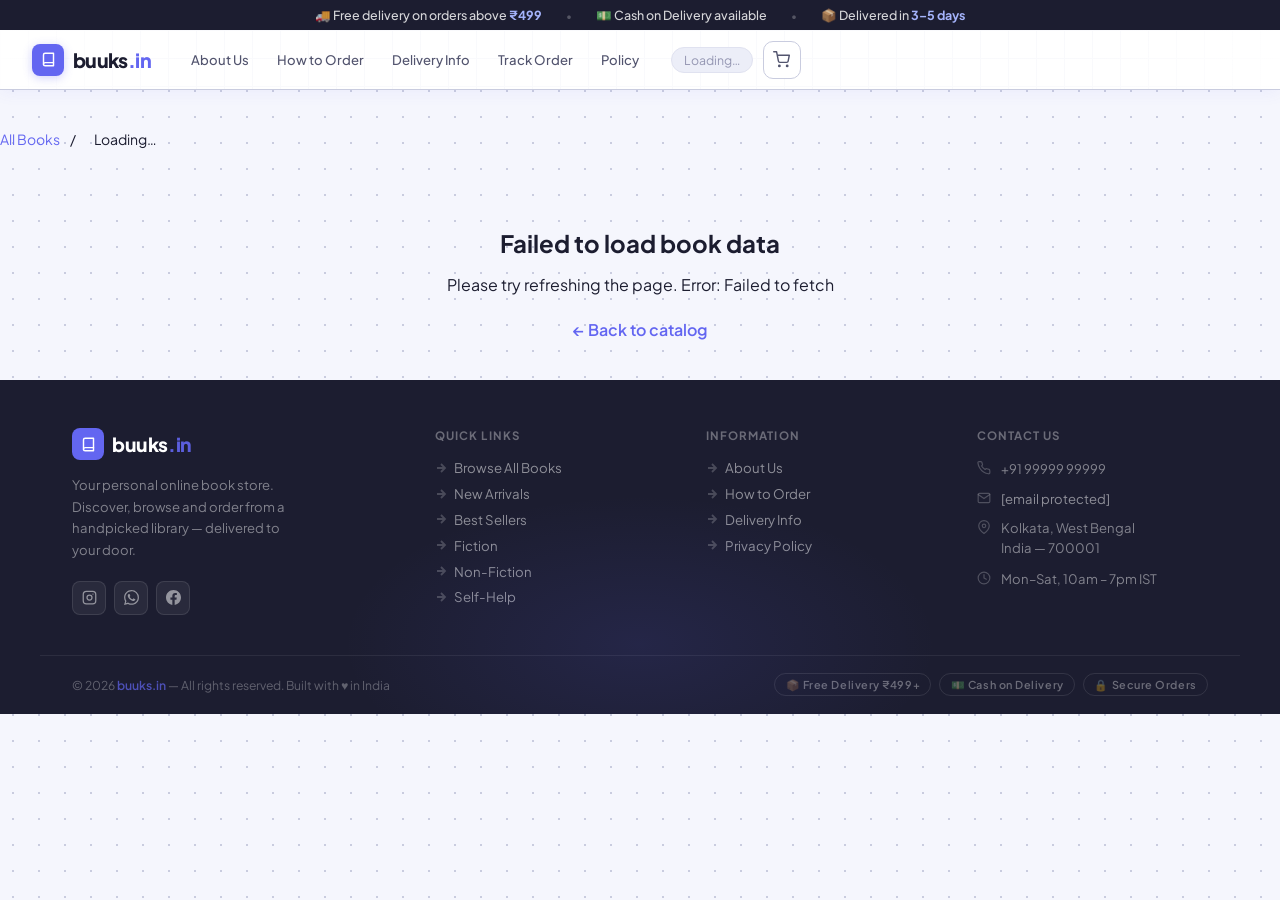
<file: product.html>
<!DOCTYPE html>
<html lang="en">
<head>
<meta charset="UTF-8"/>
<meta name="viewport" content="width=device-width, initial-scale=1.0"/>
<title>Book Details — Buuks.in</title>
<meta name="description" content="Discover and buy books online at Buuks.in. Free delivery on orders above ₹499."/>
<meta name="keywords" content="buy books online, Indian bookstore, e-books, fiction, non-fiction"/>
<meta property="og:type" content="website"/>
<meta property="og:title" content="Book Details — Buuks.in"/>
<meta property="og:description" content="Discover and buy books online at Buuks.in"/>
<meta property="og:image" content="https://buuks.in/og-image.png"/>
<meta property="og:url" content="https://buuks.in/product.html"/>
<meta name="twitter:card" content="summary_large_image"/>
<meta name="twitter:title" content="Book Details — Buuks.in"/>
<meta name="twitter:description" content="Discover and buy books online at Buuks.in"/>
<meta name="twitter:image" content="https://buuks.in/og-image.png"/>
<link href="https://fonts.googleapis.com/css2?family=Plus+Jakarta+Sans:wght@300;400;500;600;700;800&display=swap" rel="stylesheet"/>
<link rel="stylesheet" href="styles.css">
<!-- Google tag (gtag.js) -->
<script async src="https://www.googletagmanager.com/gtag/js?id=G-TCL7EN62YX"></script>
<script>
  window.dataLayer = window.dataLayer || [];
  function gtag(){dataLayer.push(arguments);}
  gtag('js', new Date());

  gtag('config', 'G-TCL7EN62YX');
</script>
<style>
/* .product-hero { display: grid; grid-template-columns: 1fr 1fr; gap: 48px; margin: 60px 0; align-items: start; } */
.product-hero {
  display: grid;
  grid-template-columns: minmax(380px, 460px) 1fr;   /* ← wider image column */
  gap: 48px;
  margin: 60px 0;
  align-items: start;
}
.product-cover-box { position: relative; }
/* .product-cover { width: 90%; height: 90%; aspect-ratio: 3/4; background: var(--bg-card); border-radius: 12px; overflow: hidden; display: flex; align-items: center; justify-content: center; position: relative; } */
.product-cover {
  width: 100%;
  aspect-ratio: 3/4;
  background: var(--bg-card);
  border-radius: 12px;
  overflow: hidden;
  display: flex;
  align-items: center;
  justify-content: center;
}
/* .product-cover img { width: 100%; height: 100%; object-fit: cover; transition: opacity 0.2s ease; } */
.product-cover img {
  width: 100%;
  height: 100%;
  object-fit: contain;           /* keeps full cover visible – don't change to cover */
}
.product-info h1 { font-size: 32px; font-weight: 700; margin-bottom: 8px; line-height: 1.2; }
.product-author { font-size: 18px; color: var(--text-secondary); margin-bottom: 24px; }
.product-meta { display: flex; gap: 24px; margin-bottom: 32px; padding: 20px 0; border-top: 1px solid var(--border); border-bottom: 1px solid var(--border); flex-wrap: wrap; }
.pmeta-item { }
.pmeta-label { font-size: 12px; color: var(--text-tertiary); text-transform: uppercase; letter-spacing: 0.5px; margin-bottom: 4px; }
.pmeta-val { font-size: 15px; font-weight: 500; }
.product-desc { margin: 32px 0; line-height: 1.8; color: var(--text-primary); max-height: 400px; overflow-y: auto; padding-right: 12px; }
.product-desc-label { font-size: 12px; text-transform: uppercase; letter-spacing: 0.5px; color: var(--text-tertiary); margin-bottom: 12px; }
.product-desc::-webkit-scrollbar { width: 6px; }
.product-desc::-webkit-scrollbar-track { background: var(--bg-secondary); border-radius: 4px; }
.product-desc::-webkit-scrollbar-thumb { background: var(--border); border-radius: 4px; }
.product-desc::-webkit-scrollbar-thumb:hover { background: var(--text-tertiary); }
.product-price { font-size: 28px; font-weight: 700; margin: 32px 0; }
.product-actions { display: flex; gap: 12px; margin: 32px 0; }
.product-actions button { flex: 1; padding: 16px 24px; border: none; border-radius: 8px; font-size: 15px; font-weight: 600; cursor: pointer; transition: all 0.2s; }
.btn-add-cart { background: var(--accent); color: white; }
.btn-add-cart:hover:not(:disabled) { opacity: 0.9; }
.btn-add-cart.in-cart { background: #10b981; color: white; }
.btn-add-cart:disabled { opacity: 0.5; cursor: not-allowed; }
.btn-order { background: white; color: var(--accent); border: 2px solid var(--accent); }
.btn-order:hover:not(:disabled) { background: var(--accent); color: white; }
.status-badge { display: inline-block; padding: 6px 12px; border-radius: 6px; font-size: 13px; font-weight: 500; margin-bottom: 24px; }
.status-badge.in-stock { background: #EAFCE8; color: #0B7E3A; }
.status-badge.sold-out { background: #FCE8E8; color: #A32D2D; }
.breadcrumb-nav { margin: 40px 0; font-size: 14px; }
.breadcrumb-nav a { color: var(--accent); text-decoration: none; }
.breadcrumb-nav a:hover { text-decoration: underline; }
.breadcrumb-nav span { color: var(--text-secondary); margin: 0 8px; }
.related-books { margin: 80px 0; }
.related-books h2 { font-size: 24px; font-weight: 700; margin-bottom: 32px; }
.related-grid { display: grid; grid-template-columns: repeat(auto-fill, minmax(180px, 1fr)); gap: 24px; }
.error-box { padding: 40px; text-align: center; }
.error-box h2 { font-size: 24px; margin-bottom: 16px; }
.error-box p { color: var(--text-secondary); margin-bottom: 24px; }
.error-box a { color: var(--accent); text-decoration: none; font-weight: 600; }
.loading-state { padding: 60px 20px; text-align: center; }
.loading-state p { color: var(--text-secondary); }
@media (max-width: 768px) {
  .product-cover {
    width: 75%;                           /* ← 70–80% feels best on most phones */
    max-width: 340px;                     /* prevents it from getting too huge on bigger phones */
    margin: 0 auto;                       /* centers the image nicely */
    aspect-ratio: 3/4;
  }
  /* .product-hero { grid-template-columns: 1fr; gap: 32px; } */
  .product-hero {
    grid-template-columns: 1fr;           /* stacks image on top of text */
    gap: 32px;                            /* reasonable spacing */
    margin: 32px 0;                       /* less vertical space on small screens */
  }
  .product-info h1 {
    font-size: 24px;                      /* or 26px */
  }

  .product-meta {
    gap: 16px;
  }

  .product-actions {
    flex-direction: column;
  }
  .related-grid { grid-template-columns: repeat(auto-fill, minmax(140px, 1fr)); }
}
/* ── Fullscreen Image Viewer ── */
.image-viewer-modal {
  position: fixed;
  inset: 0;
  z-index: 9999;
  display: none;
  align-items: center;
  justify-content: center;
  background: rgba(0,0,0,0.92);
  opacity: 0;
  transition: opacity 0.25s ease;
  touch-action: manipulation; /* better touch behavior */
}

.image-viewer-modal.show {
  display: flex;
  opacity: 1;
}

.viewer-backdrop {
  position: absolute;
  inset: 0;
  cursor: zoom-out;
}

.viewer-content {
  position: relative;
  max-width: 96vw;
  max-height: 96vh;
  display: flex;
  align-items: center;
  justify-content: center;
}

.viewer-img {
  max-width: 96vw;
  max-height: 96vh;
  object-fit: contain;
  transform: scale(1);
  transition: transform 0.18s ease;
  box-shadow: 0 20px 60px rgba(0,0,0,0.6);
  pointer-events: auto;
  user-select: none;
}

.viewer-close {
  position: absolute;
  top: 20px;
  right: 24px;
  background: rgba(0,0,0,0.4);
  color: white;
  border: none;
  font-size: 42px;
  line-height: 1;
  width: 48px;
  height: 48px;
  border-radius: 50%;
  cursor: pointer;
  display: flex;
  align-items: center;
  justify-content: center;
  transition: all 0.2s;
  z-index: 10;
}

.viewer-close:hover {
  background: rgba(255,255,255,0.15);
  transform: scale(1.1);
}

.viewer-nav {
  position: absolute;
  top: 50%;
  transform: translateY(-50%);
  background: rgba(0,0,0,0.4);
  color: white;
  border: none;
  font-size: 48px;
  width: 60px;
  height: 60px;
  border-radius: 50%;
  cursor: pointer;
  display: flex;
  align-items: center;
  justify-content: center;
  transition: all 0.2s;
  z-index: 10;
}
.product-cover img {
  pointer-events: auto !important;
  touch-action: manipulation;
  user-select: none;
  -webkit-user-select: none;
  -webkit-tap-highlight-color: transparent; /* removes blue highlight on tap */
}
.viewer-nav.prev { left: 20px; }
.viewer-nav.next { right: 20px; }

.viewer-nav:hover {
  background: rgba(255,255,255,0.15);
  transform: translateY(-50%) scale(1.1);
}

.viewer-nav:disabled {
  opacity: 0.3;
  cursor: not-allowed;
}

/* Mobile adjustments */
@media (max-width: 768px) {
  .viewer-nav { width: 50px; height: 50px; font-size: 36px; }
  .viewer-close { top: 16px; right: 16px; width: 44px; height: 44px; font-size: 36px; }
}
</style>
</head>
<body>

<!-- ANNOUNCE BAR -->
<div class="announce-bar">
  <span>🚚 Free delivery on orders above <strong>₹499</strong></span>
  <span class="ann-sep">•</span>
  <span>💵 Cash on Delivery available</span>
  <span class="ann-sep">•</span>
  <span>📦 Delivered in <strong>3–5 days</strong></span>
</div>

<!-- TOPBAR -->
<header class="topbar">
  <a class="logo" href="index.html">
    <div class="logo-icon">
      <svg width="15" height="15" viewBox="0 0 24 24" fill="none" stroke="currentColor" stroke-width="2.3" stroke-linecap="round" stroke-linejoin="round"><path d="M4 19.5A2.5 2.5 0 0 1 6.5 17H20"/><path d="M6.5 2H20v20H6.5A2.5 2.5 0 0 1 4 19.5v-15A2.5 2.5 0 0 1 6.5 2z"/></svg>
    </div>
    <span class="logo-name">buuks<span>.in</span></span>
  </a>
  <nav class="nav-links">
    <a href="pages/about.html" class="nav-link">About Us</a>
    <a href="pages/hOrder.html" class="nav-link">How to Order</a>
    <a href="pages/delivery.html" class="nav-link">Delivery Info</a>
    <a href="pages/track.html" class="nav-link">Track Order</a>
    <a href="pages/pPolicy.html" class="nav-link">Policy</a>
  </nav>
  <div class="top-search" style="display:none;">
    <svg width="14" height="14" viewBox="0 0 24 24" fill="none" stroke="currentColor" stroke-width="2" stroke-linecap="round" stroke-linejoin="round"><circle cx="11" cy="11" r="8"/><line x1="21" y1="21" x2="16.65" y2="16.65"/></svg>
    <input type="search" id="searchInput" placeholder="Search title, author, ISBN…"/>
  </div>
  <div class="topbar-right">
    <div class="top-count" id="topCount">Loading…</div>
    <button class="mobile-menu-btn" id="mobileMenuBtn" title="Menu">
      <span></span>
      <span></span>
      <span></span>
    </button>
    <button class="cart-btn" id="cartBtn" title="View Cart">
      <svg width="17" height="17" viewBox="0 0 24 24" fill="none" stroke="currentColor" stroke-width="2" stroke-linecap="round" stroke-linejoin="round"><circle cx="9" cy="21" r="1"/><circle cx="20" cy="21" r="1"/><path d="M1 1h4l2.68 13.39a2 2 0 0 0 2 1.61h9.72a2 2 0 0 0 2-1.61L23 6H6"/></svg>
      <div class="cart-count" id="cartCount">0</div>
    </button>
  </div>
</header>

<!-- ══ MOBILE NAV ══ -->
<nav class="mobile-nav" id="mobileNav">
  <a href="pages/about.html">About Us</a>
  <a href="pages/hOrder.html">How to Order</a>
  <a href="pages/delivery.html">Delivery Info</a>
  <a href="pages/track.html">Track Order</a>
  <a href="pages/pPolicy.html">Policy</a>
</nav>

<!-- BREADCRUMB -->
<div class="container">
  <div class="breadcrumb-nav">
    <a href="index.html">All Books</a>
    <span>/</span>
    <span id="breadcrumbTitle">Loading…</span>
  </div>
</div>

<!-- MAIN CONTENT -->
<main class="container">
  <div id="productContent">
    <div class="loading-state">
      <p>Loading book details…</p>
    </div>
  </div>
</main>

<!-- CART OVERLAY -->
<div class="cart-overlay" id="cartOverlay">
  <div class="cart-backdrop" id="cartBackdrop"></div>
  <div class="cart-panel">
    <div class="cart-header">
      <div class="cart-title">
        <svg width="16" height="16" viewBox="0 0 24 24" fill="none" stroke="currentColor" stroke-width="2.2" stroke-linecap="round" stroke-linejoin="round"><circle cx="9" cy="21" r="1"/><circle cx="20" cy="21" r="1"/><path d="M1 1h4l2.68 13.39a2 2 0 0 0 2 1.61h9.72a2 2 0 0 0 2-1.61L23 6H6"/></svg>
        My Cart
        <span class="cart-title-count" id="cartTitleCount">0 items</span>
      </div>
      <button class="cart-close" id="cartClose">
        <svg width="14" height="14" viewBox="0 0 14 14" fill="none" stroke="currentColor" stroke-width="2"><line x1="1" y1="1" x2="13" y2="13"/><line x1="13" y1="1" x2="1" y2="13"/></svg>
      </button>
    </div>
    <div class="cart-items" id="cartItems">
      <div class="cart-empty">
        <svg width="48" height="48" viewBox="0 0 24 24" fill="none" stroke="currentColor" stroke-width="1" opacity=".25"><circle cx="9" cy="21" r="1"/><circle cx="20" cy="21" r="1"/><path d="M1 1h4l2.68 13.39a2 2 0 0 0 2 1.61h9.72a2 2 0 0 0 2-1.61L23 6H6"/></svg>
        <p>Your cart is empty</p>
        <small>Tap a book to add it to your cart</small>
      </div>
    </div>
    <div class="cart-footer" id="cartFooter" style="display:none">
      <div class="cart-summary">
        <div class="cart-row"><span>Books</span><span id="cartSumItems">0</span></div>
        <div class="cart-row"><span>Subtotal</span><span id="cartSumTotal">₹0</span></div>
        <div class="delivery-row"><span>Delivery</span><span id="cartDelivery">₹50</span></div>
        <div id="freeTip" class="free-tip" style="display:none">🎉 Add <span id="freeAmt"></span> more for <b>FREE delivery!</b></div>
        <div class="cart-total-row"><span>Total Payable</span><span id="cartGrandTotal">₹0</span></div>
      </div>
      <div class="cod-badge">💵 Cash on Delivery · Pay when books arrive</div>
      <div class="cart-checkout-btns">
        <button id="checkoutFormBtn" class="btn-checkout-form">
          <svg width="15" height="15" viewBox="0 0 24 24" fill="none" stroke="currentColor" stroke-width="2.2" stroke-linecap="round" stroke-linejoin="round"><circle cx="9" cy="21" r="1"/><circle cx="20" cy="21" r="1"/><path d="M1 1h4l2.68 13.39a2 2 0 0 0 2 1.61h9.72a2 2 0 0 0 2-1.61L23 6H6"/></svg>
          <span id="checkoutBtnLabel">Place Order Now</span>
        </button>
      </div>
      <button class="btn-clear-cart" id="clearCartBtn">Clear cart</button>
    </div>
  </div>
</div>

<footer>
  <div class="foot-inner">

    <!-- Brand col -->
    <div class="foot-brand-col">
      <a class="foot-logo" href="index.html">
        <div class="foot-logo-icon">
          <svg width="15" height="15" viewBox="0 0 24 24" fill="none" stroke="#fff" stroke-width="2.3" stroke-linecap="round" stroke-linejoin="round"><path d="M4 19.5A2.5 2.5 0 0 1 6.5 17H20"/><path d="M6.5 2H20v20H6.5A2.5 2.5 0 0 1 4 19.5v-15A2.5 2.5 0 0 1 6.5 2z"/></svg>
        </div>
        <span class="foot-logo-name">buuks<span>.in</span></span>
      </a>
      <p class="foot-desc">Your personal online book store. Discover, browse and order from a handpicked library — delivered to your door.</p>
      <div class="foot-social">
        <!-- Instagram -->
        <a href="#" class="foot-social-btn" title="Instagram">
          <svg width="15" height="15" viewBox="0 0 24 24" fill="none" stroke="currentColor" stroke-width="2" stroke-linecap="round" stroke-linejoin="round"><rect x="2" y="2" width="20" height="20" rx="5"/><circle cx="12" cy="12" r="4"/><circle cx="17.5" cy="6.5" r="1" fill="currentColor" stroke="none"/></svg>
        </a>
        <!-- WhatsApp -->
        <a href="#" class="foot-social-btn" title="WhatsApp">
          <svg width="15" height="15" viewBox="0 0 24 24" fill="currentColor"><path d="M17.472 14.382c-.297-.149-1.758-.867-2.03-.967-.273-.099-.471-.148-.67.15-.197.297-.767.966-.94 1.164-.173.199-.347.223-.644.075-.297-.15-1.255-.463-2.39-1.475-.883-.788-1.48-1.761-1.653-2.059-.173-.297-.018-.458.13-.606.134-.133.298-.347.446-.52.149-.174.198-.298.298-.497.099-.198.05-.371-.025-.52-.075-.149-.669-1.612-.916-2.207-.242-.579-.487-.5-.669-.51-.173-.008-.371-.01-.57-.01-.198 0-.52.074-.792.372-.272.297-1.04 1.016-1.04 2.479 0 1.462 1.065 2.875 1.213 3.074.149.198 2.096 3.2 5.077 4.487.709.306 1.262.489 1.694.625.712.227 1.36.195 1.871.118.571-.085 1.758-.719 2.006-1.413.248-.694.248-1.289.173-1.413-.074-.124-.272-.198-.57-.347m-5.421 7.403h-.004a9.87 9.87 0 0 1-5.031-1.378l-.361-.214-3.741.982.998-3.648-.235-.374a9.86 9.86 0 0 1-1.51-5.26c.001-5.45 4.436-9.884 9.888-9.884 2.64 0 5.122 1.03 6.988 2.898a9.825 9.825 0 0 1 2.893 6.994c-.003 5.45-4.437 9.884-9.885 9.884m8.413-18.297A11.815 11.815 0 0 0 12.05 0C5.495 0 .16 5.335.157 11.892c0 2.096.547 4.142 1.588 5.945L.057 24l6.305-1.654a11.882 11.882 0 0 0 5.683 1.448h.005c6.554 0 11.89-5.335 11.893-11.893a11.821 11.821 0 0 0-3.48-8.413Z"/></svg>
        </a>
        <!-- Facebook -->
        <a href="#" class="foot-social-btn" title="Facebook">
          <svg width="15" height="15" viewBox="0 0 24 24" fill="currentColor"><path d="M24 12.073c0-6.627-5.373-12-12-12s-12 5.373-12 12c0 5.99 4.388 10.954 10.125 11.854v-8.385H7.078v-3.47h3.047V9.43c0-3.007 1.792-4.669 4.533-4.669 1.312 0 2.686.235 2.686.235v2.953H15.83c-1.491 0-1.956.925-1.956 1.874v2.25h3.328l-.532 3.47h-2.796v8.385C19.612 23.027 24 18.062 24 12.073z"/></svg>
        </a>
      </div>
    </div>

    <!-- Quick Links -->
    <div>
      <div class="foot-col-title">Quick Links</div>
      <div class="foot-links">
        <a href="#" class="foot-link">
          <svg width="12" height="12" viewBox="0 0 12 12" fill="none" stroke="currentColor" stroke-width="1.8"><path d="M2 6h8M6 2l4 4-4 4"/></svg>
          Browse All Books
        </a>
        <a href="#" class="foot-link">
          <svg width="12" height="12" viewBox="0 0 12 12" fill="none" stroke="currentColor" stroke-width="1.8"><path d="M2 6h8M6 2l4 4-4 4"/></svg>
          New Arrivals
        </a>
        <a href="#" class="foot-link">
          <svg width="12" height="12" viewBox="0 0 12 12" fill="none" stroke="currentColor" stroke-width="1.8"><path d="M2 6h8M6 2l4 4-4 4"/></svg>
          Best Sellers
        </a>
        <a href="#" class="foot-link">
          <svg width="12" height="12" viewBox="0 0 12 12" fill="none" stroke="currentColor" stroke-width="1.8"><path d="M2 6h8M6 2l4 4-4 4"/></svg>
          Fiction
        </a>
        <a href="#" class="foot-link">
          <svg width="12" height="12" viewBox="0 0 12 12" fill="none" stroke="currentColor" stroke-width="1.8"><path d="M2 6h8M6 2l4 4-4 4"/></svg>
          Non-Fiction
        </a>
        <a href="#" class="foot-link">
          <svg width="12" height="12" viewBox="0 0 12 12" fill="none" stroke="currentColor" stroke-width="1.8"><path d="M2 6h8M6 2l4 4-4 4"/></svg>
          Self-Help
        </a>
      </div>
    </div>

    <!-- Info -->
    <div>
      <div class="foot-col-title">Information</div>
      <div class="foot-links">
        <a href="pages/about.html" class="foot-link">
          <svg width="12" height="12" viewBox="0 0 12 12" fill="none" stroke="currentColor" stroke-width="1.8"><path d="M2 6h8M6 2l4 4-4 4"/></svg>
          About Us
        </a>
        <a href="pages/hOrder.html" class="foot-link">
          <svg width="12" height="12" viewBox="0 0 12 12" fill="none" stroke="currentColor" stroke-width="1.8"><path d="M2 6h8M6 2l4 4-4 4"/></svg>
          How to Order
        </a>
        <a href="pages/delivery.html" class="foot-link">
          <svg width="12" height="12" viewBox="0 0 12 12" fill="none" stroke="currentColor" stroke-width="1.8"><path d="M2 6h8M6 2l4 4-4 4"/></svg>
          Delivery Info
        </a>
        <a href="pages/pPolicy.html" class="foot-link">
          <svg width="12" height="12" viewBox="0 0 12 12" fill="none" stroke="currentColor" stroke-width="1.8"><path d="M2 6h8M6 2l4 4-4 4"/></svg>
          Privacy Policy
        </a>
      </div>
    </div>

    <!-- Contact -->
    <div>
      <div class="foot-col-title">Contact Us</div>
      <div class="foot-contact-item">
        <svg width="14" height="14" viewBox="0 0 24 24" fill="none" stroke="currentColor" stroke-width="2" stroke-linecap="round" stroke-linejoin="round"><path d="M22 16.92v3a2 2 0 0 1-2.18 2 19.79 19.79 0 0 1-8.63-3.07A19.5 19.5 0 0 1 4.69 12 19.79 19.79 0 0 1 1.61 3.18 2 2 0 0 1 3.6 1h3a2 2 0 0 1 2 1.72c.127.96.361 1.903.7 2.81a2 2 0 0 1-.45 2.11L7.91 8.6a16 16 0 0 0 6 6l.91-.91a2 2 0 0 1 2.11-.45c.907.339 1.85.573 2.81.7A2 2 0 0 1 21.73 16z"/></svg>
        <span>+91 99999 99999</span>
      </div>
      <div class="foot-contact-item">
        <svg width="14" height="14" viewBox="0 0 24 24" fill="none" stroke="currentColor" stroke-width="2" stroke-linecap="round" stroke-linejoin="round"><path d="M4 4h16c1.1 0 2 .9 2 2v12c0 1.1-.9 2-2 2H4c-1.1 0-2-.9-2-2V6c0-1.1.9-2 2-2z"/><polyline points="22,6 12,13 2,6"/></svg>
        <a href="/cdn-cgi/l/email-protection#29414c454546694b5c5c425a074047"><span class="__cf_email__" data-cfemail="234b464f4f4c6341565648500d4a4d">[email&#160;protected]</span></a>
      </div>
      <div class="foot-contact-item">
        <svg width="14" height="14" viewBox="0 0 24 24" fill="none" stroke="currentColor" stroke-width="2" stroke-linecap="round" stroke-linejoin="round"><path d="M21 10c0 7-9 13-9 13s-9-6-9-13a9 9 0 0 1 18 0z"/><circle cx="12" cy="10" r="3"/></svg>
        <span>Kolkata, West Bengal<br/>India — 700001</span>
      </div>
      <div class="foot-contact-item" style="margin-top:0.75rem">
        <svg width="14" height="14" viewBox="0 0 24 24" fill="none" stroke="currentColor" stroke-width="2" stroke-linecap="round" stroke-linejoin="round"><circle cx="12" cy="12" r="10"/><polyline points="12 6 12 12 16 14"/></svg>
        <span>Mon–Sat, 10am – 7pm IST</span>
      </div>
    </div>

  </div>

  <!-- Bottom bar -->
  <div class="foot-bottom">
    <div class="foot-copy">© 2026 <span>buuks.in</span> — All rights reserved. Built with ♥ in India</div>
    <div class="foot-badges">
      <span class="foot-badge">📦 Free Delivery ₹499+</span>
      <span class="foot-badge">💵 Cash on Delivery</span>
      <span class="foot-badge">🔒 Secure Orders</span>
      
    </div>
  </div>
</footer>

<!-- ══ CUSTOM ORDER FORM OVERLAY ══ -->
<div class="order-overlay" id="orderOverlay">
  <div class="order-backdrop" id="orderBackdrop"></div>
  <div class="order-modal" id="orderModal">
    <div class="om-header">
      <div class="om-header-left">
        <div class="om-pretitle">buuks.in — Checkout</div>
        <div class="om-title">Complete Your Order</div>
      </div>
      <button class="om-close" id="omClose">
        <svg width="13" height="13" viewBox="0 0 13 13" fill="none" stroke="currentColor" stroke-width="2"><line x1="1" y1="1" x2="12" y2="12"/><line x1="12" y1="1" x2="1" y2="12"/></svg>
      </button>
    </div>

    <!-- Cart summary -->
    <div class="om-cart-summary" id="omCartSummary"></div>

    <!-- Customer form -->
    <div class="om-form" id="omForm">
      <div class="om-row">
        <div class="om-field">
          <label class="om-label">Full Name <span>*</span></label>
          <input class="om-input" id="omName" type="text" placeholder="e.g. Rahul Sharma" autocomplete="name"/>
        </div>
        <div class="om-field">
          <label class="om-label">Phone / WhatsApp <span>*</span></label>
          <input class="om-input" id="omPhone" type="tel" placeholder="e.g. 9830012345" autocomplete="tel"/>
        </div>
      </div>
      <div class="om-field">
        <label class="om-label">Email Address <span>*</span></label>
        <input class="om-input" id="omEmail" type="email" placeholder="e.g. rahul@email.com" autocomplete="email"/>
      </div>
      <div class="om-field">
        <label class="om-label">Delivery Address <span>*</span></label>
        <textarea class="om-textarea" id="omAddress" placeholder="House/Flat No., Street, Area, City, PIN Code" rows="3" autocomplete="street-address"></textarea>
      </div>
      <div class="om-field">
        <label class="om-label">Special Instructions</label>
        <textarea class="om-textarea" id="omNote" placeholder="Any special requests or delivery instructions…" rows="2"></textarea>
      </div>
      <button class="om-submit" id="omSubmit">
        <div class="om-spinner"></div>
        <span class="om-btn-text">
          <svg width="16" height="16" viewBox="0 0 24 24" fill="none" stroke="currentColor" stroke-width="2.5" stroke-linecap="round" stroke-linejoin="round"><polyline points="20 6 9 17 4 12"/></svg>
          Confirm Order
        </span>
      </button>
    </div>
  </div>
</div>

<!-- ══ ORDER SUCCESS OVERLAY ══ -->
<div class="order-success-overlay" id="orderSuccessOverlay">
  <div class="os-confetti" id="osConfetti"></div>
  <div class="os-icon">
    <svg width="40" height="40" viewBox="0 0 24 24" fill="none" stroke="currentColor" stroke-width="2.8" stroke-linecap="round" stroke-linejoin="round">
      <polyline points="20 6 9 17 4 12"/>
    </svg>
  </div>
  <div class="os-label">Order Confirmed</div>
  <div class="os-title">Your order is placed! 🎉</div>
  <div class="os-sub" id="os-sub-msg">We've saved your order. Our team will contact you to confirm delivery!</div>
  <div class="os-order-id" id="osOrderId">Order #BK000001</div>
  <button class="os-back" id="osBackBtn">Continue Shopping</button>
</div>
<!-- Fullscreen Image Viewer Modal -->
<div class="image-viewer-modal" id="imageViewerModal">
  <div class="viewer-backdrop" id="viewerBackdrop"></div>
  
  <div class="viewer-content">
    <!-- Close button -->
    <button class="viewer-close" id="viewerClose" aria-label="Close">×</button>
    
    <!-- Navigation arrows -->
    <button class="viewer-nav prev" id="viewerPrev" aria-label="Previous image">‹</button>
    <button class="viewer-nav next" id="viewerNext" aria-label="Next image">›</button>
    
    <!-- Main image -->
    <img class="viewer-img" id="viewerImg" alt="Book cover fullscreen" draggable="false">
  </div>
</div>

<!-- JSON-LD STRUCTURED DATA PLACEHOLDER -->
<script type="application/ld+json" id="bookSchemaScript">
{}
</script>

<script src="product-script.js"></script>
</body>
</html>
</file>
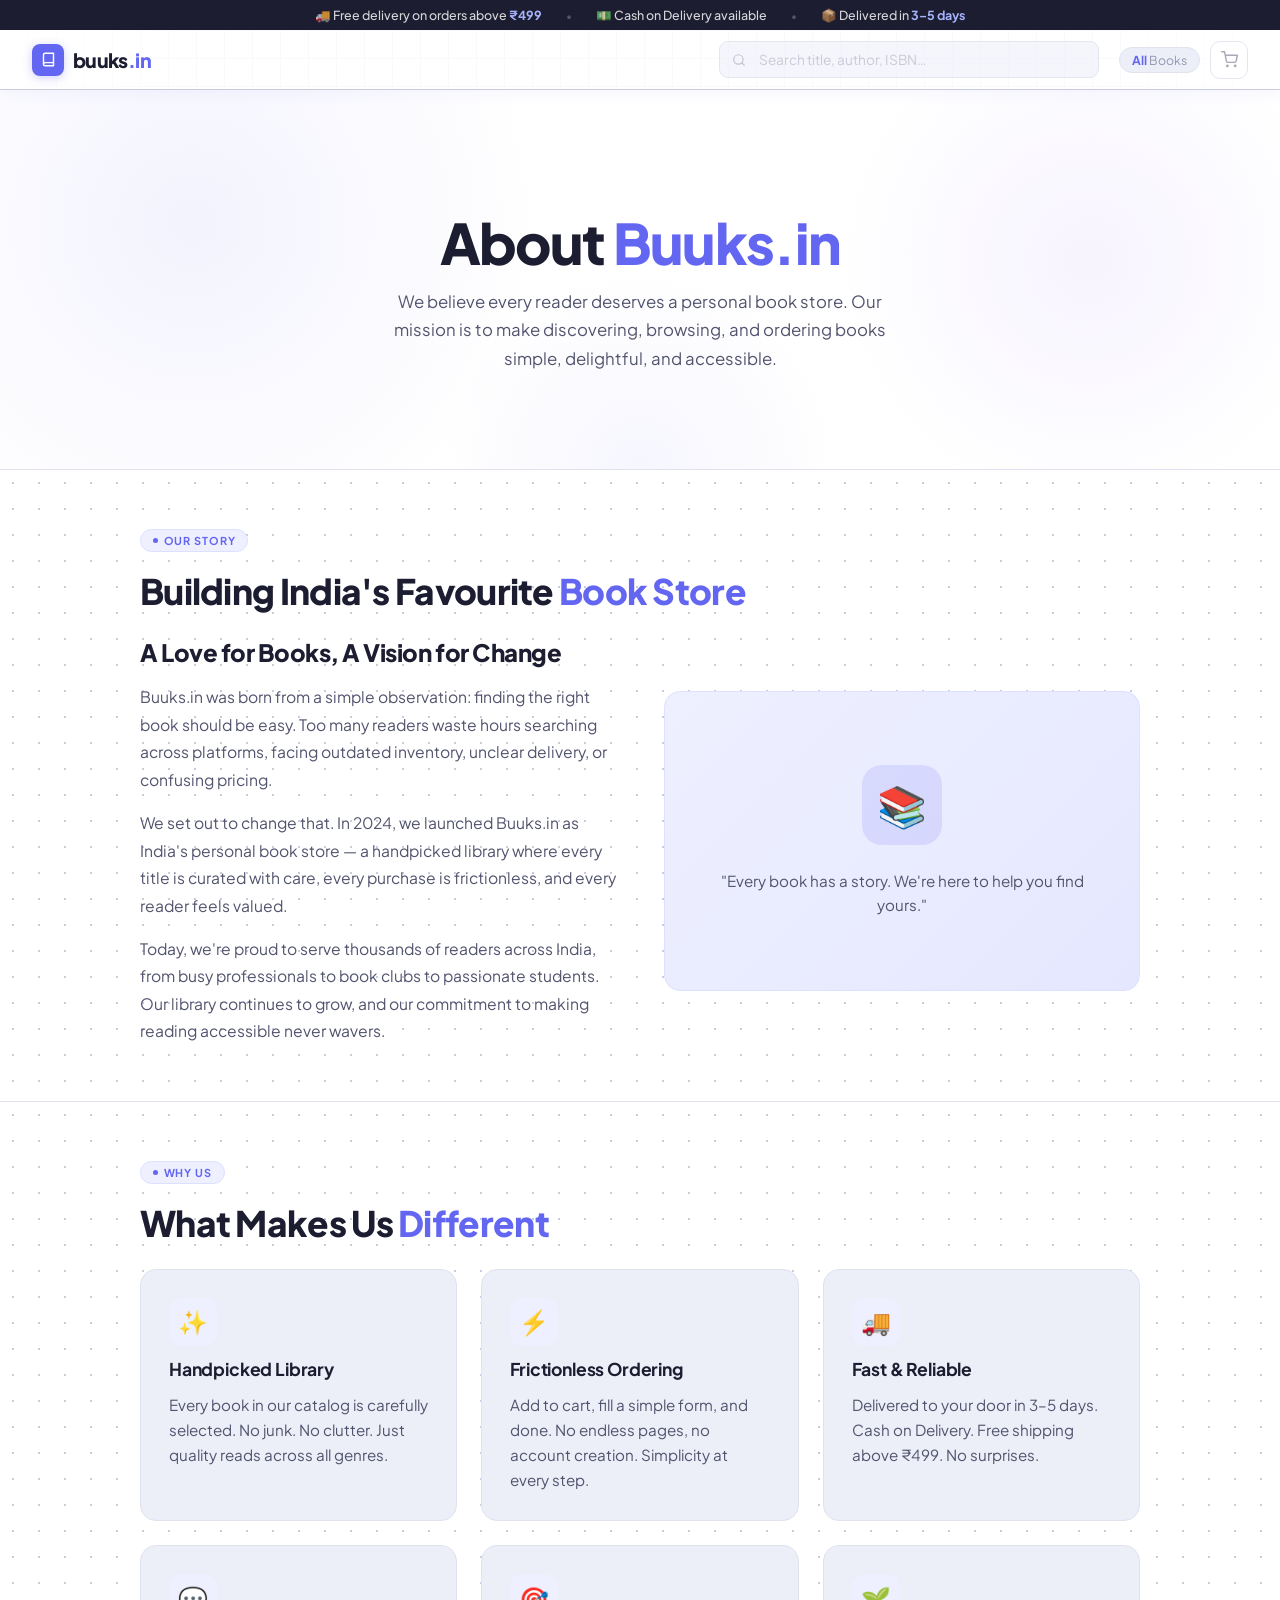
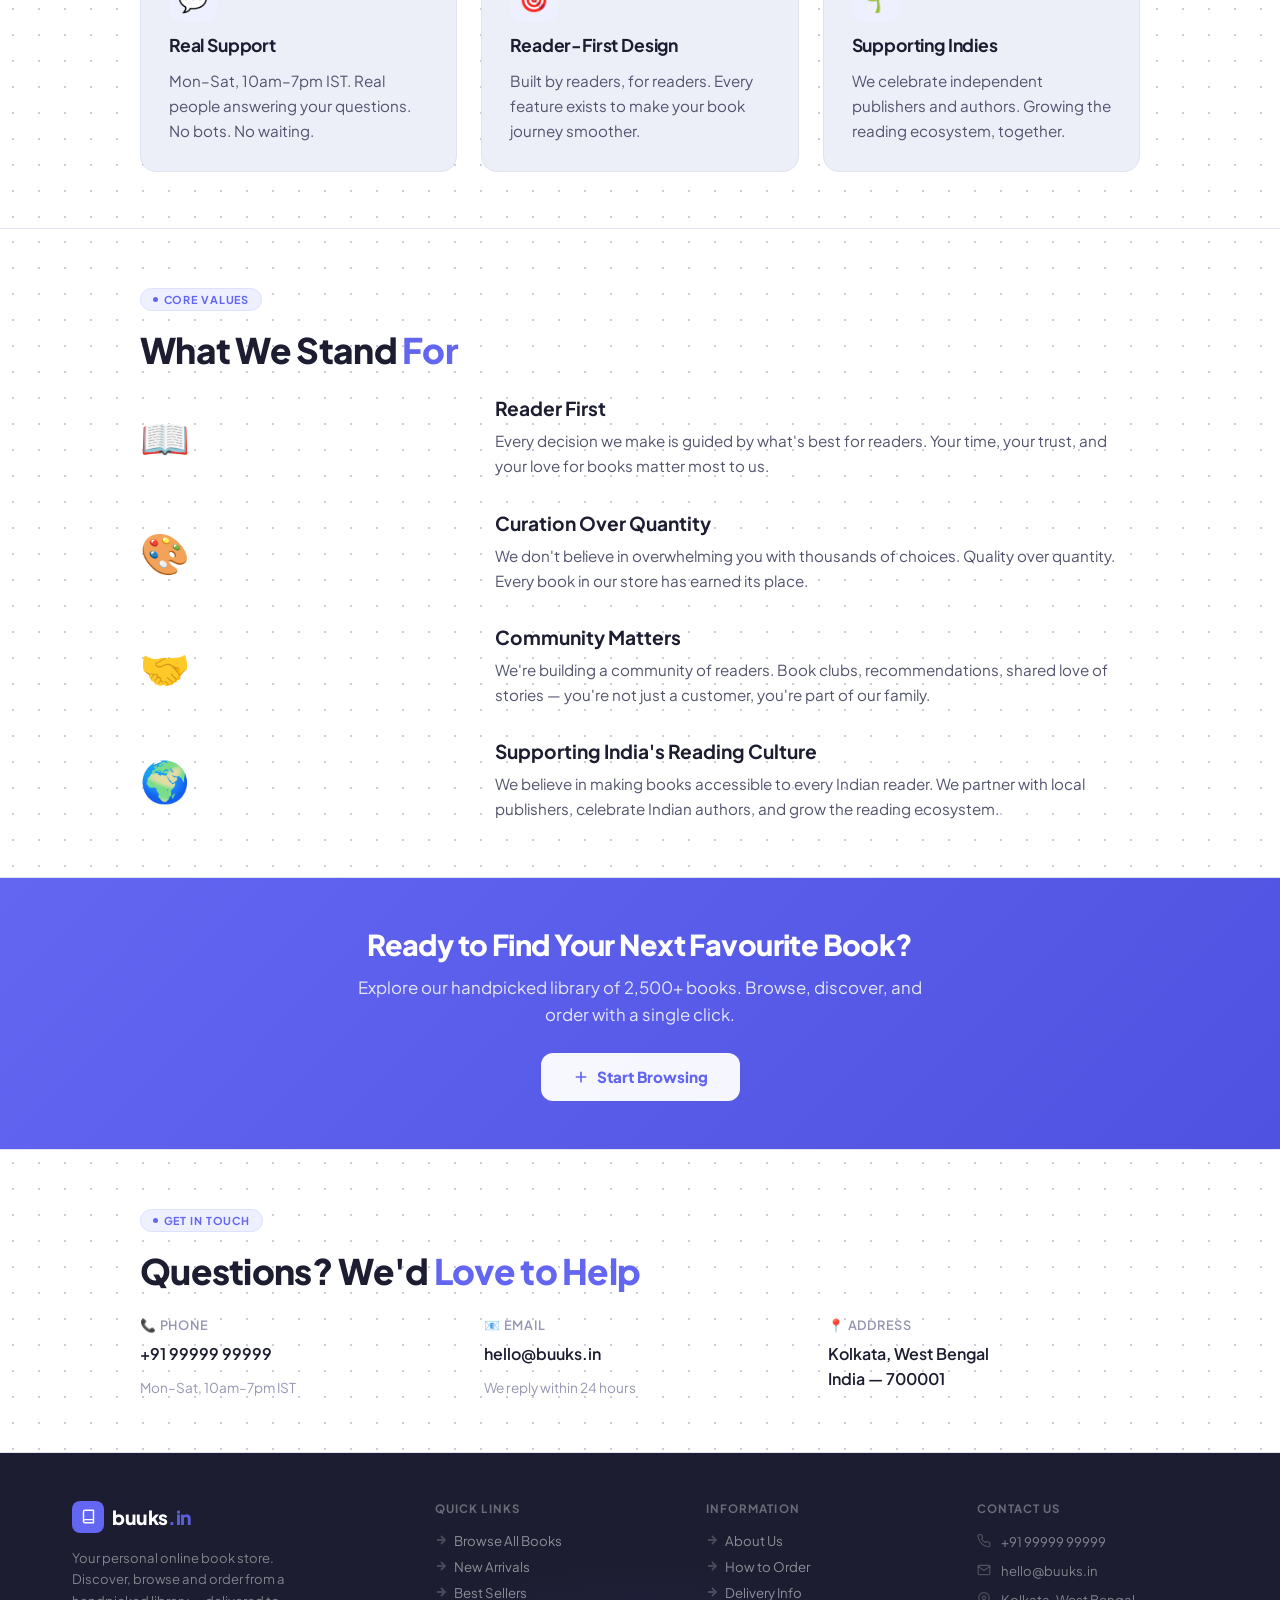
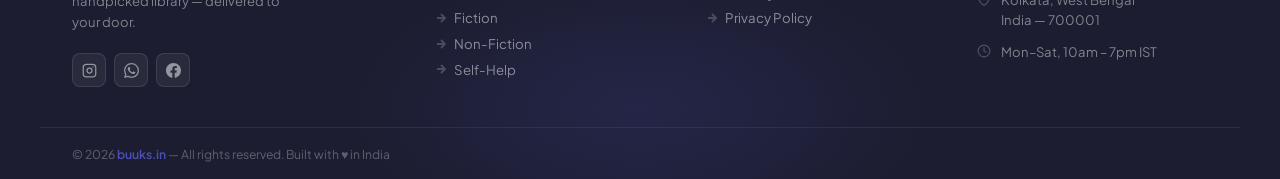
<file: pages/about.html>
<!DOCTYPE html>
<html lang="en">
<head>
  <meta charset="UTF-8"/>
  <meta name="viewport" content="width=device-width, initial-scale=1.0"/>
  <title>About Buuks.in — Your Personal Book Store</title>
  <link href="https://fonts.googleapis.com/css2?family=Plus+Jakarta+Sans:wght@300;400;500;600;700;800&display=swap" rel="stylesheet"/>
  <!-- Google tag (gtag.js) -->
<script async src="https://www.googletagmanager.com/gtag/js?id=G-TCL7EN62YX"></script>
<script>
  window.dataLayer = window.dataLayer || [];
  function gtag(){dataLayer.push(arguments);}
  gtag('js', new Date());

  gtag('config', 'G-TCL7EN62YX');
</script>
  <style>
    /* ═══════════════════════════════════════════════════════
       COMPLETE CSS FOR ABOUT PAGE
       All styling embedded - no external dependencies
    ═══════════════════════════════════════════════════════ */

    :root {
      --white:     #ffffff;
      --bg:        #f5f6fd;
      --surface:   #eceef8;
      --border:    #e0e2f0;
      --border2:   #c9ccdf;
      --text:      #1c1d30;
      --text2:     #52546e;
      --text3:     #9496b2;
      --accent:    #6366f1;
      --accent-h:  #4f52e0;
      --accent-bg: #eef0ff;
      --accent-s:  #dde0ff;
      --green:     #15a05b;
      --green-bg:  #e8faf2;
      --red:       #e5495e;
      --red-bg:    #fff0f2;
      --amber:     #d97706;
      --amber-bg:  #fff8ec;
      --sh-sm: 0 1px 4px rgba(28,29,48,0.07);
      --sh-md: 0 4px 18px rgba(28,29,48,0.09);
      --sh-lg: 0 12px 40px rgba(28,29,48,0.13);
      --r: 12px; --r-sm: 8px; --r-lg: 16px;
    }

    *,*::before,*::after{box-sizing:border-box;margin:0;padding:0}
    html{scroll-behavior:smooth}
    body{font-family:'Plus Jakarta Sans',sans-serif;background-color:var(--bg);background-image:radial-gradient(var(--border2) 1.2px,transparent 1.2px);background-size:26px 26px;color:var(--text);min-height:100vh;-webkit-font-smoothing:antialiased}

    /* ──── ANNOUNCE BAR ──── */
    .announce-bar{
      background:var(--text);
      color:rgba(255,255,255,0.82);
      font-size:0.78rem;font-weight:500;
      text-align:center;padding:0.45rem 1rem;
      display:flex;align-items:center;justify-content:center;
      gap:1.5rem;flex-wrap:wrap;
      position:relative;z-index:400;
    }
    .announce-bar strong{color:#a5b4fc}
    .ann-sep{opacity:0.3;font-size:0.65rem}
    @media(max-width:480px){.ann-sep{display:none}.announce-bar{font-size:0.72rem;gap:0.75rem;padding:0.4rem 0.75rem}}

    /* ──── TOPBAR ──── */
    .topbar{
      background-color: var(--white);
      background-image:
        linear-gradient(var(--border) 1px, transparent 1px),
        linear-gradient(90deg, var(--border) 1px, transparent 1px);
      background-size: 28px 28px;
      border-bottom: 1.5px solid var(--border2);
      position:sticky;top:0;z-index:300;
      height:60px;
      display:flex;align-items:center;
      padding:0 2rem;gap:1.25rem;
      box-shadow: 0 2px 16px rgba(99,102,241,0.07);
    }
    .topbar::before{
      content:'';position:absolute;inset:0;pointer-events:none;
      background:
        linear-gradient(90deg,
          rgba(255,255,255,0.97) 0%,
          rgba(255,255,255,0.82) 14%,
          rgba(255,255,255,0.82) 86%,
          rgba(255,255,255,0.97) 100%
        );
    }

    .logo{display:flex;align-items:center;gap:0.55rem;text-decoration:none;flex-shrink:0;position:relative;z-index:1}
    .logo-icon{
      width:32px;height:32px;
      background:var(--accent);border-radius:8px;
      display:grid;place-items:center;color:#fff;
      box-shadow:0 2px 10px rgba(99,102,241,0.3);
      flex-shrink:0;
    }
    .logo-name{font-size:1.22rem;font-weight:800;color:var(--text);letter-spacing:-0.03em}
    .logo-name span{color:var(--accent)}

    .top-search{flex:1;max-width:380px;position:relative;margin-left:auto;z-index:1}
    .top-search svg{position:absolute;left:0.8rem;top:50%;transform:translateY(-50%);color:var(--text3);pointer-events:none}
    .top-search input{
      width:100%;height:37px;
      padding:0 0.9rem 0 2.4rem;
      border:1.5px solid var(--border2);
      border-radius:9px;background:var(--surface);
      font-family:'Plus Jakarta Sans',sans-serif;
      font-size:0.855rem;color:var(--text);
      outline:none;
      transition:border-color 0.15s,box-shadow 0.15s,background 0.15s;
    }
    .top-search input:focus{
      border-color:var(--accent);background:var(--white);
      box-shadow:0 0 0 3px rgba(99,102,241,0.12);
    }
    .top-search input::placeholder{color:var(--text3)}

    .topbar-right{display:flex;align-items:center;gap:0.6rem;flex-shrink:0;position:relative;z-index:1}
    .top-count{
      font-size:0.77rem;color:var(--text3);
      background:var(--surface);border:1px solid var(--border);
      padding:0.25rem 0.75rem;border-radius:20px;white-space:nowrap;
    }
    .top-count strong{color:var(--accent);font-weight:700}

    .cart-btn{
      position:relative;width:38px;height:38px;
      border:1.5px solid var(--border2);border-radius:10px;
      background:var(--white);cursor:pointer;
      display:grid;place-items:center;
      color:var(--text2);transition:all 0.15s;flex-shrink:0;z-index:1;
    }
    .cart-btn:hover{border-color:var(--accent);color:var(--accent);background:var(--accent-bg)}
    .cart-count{
      position:absolute;top:-5px;right:-5px;
      min-width:17px;height:17px;
      background:var(--red);color:#fff;
      border-radius:20px;font-size:0.65rem;font-weight:700;
      display:none;align-items:center;justify-content:center;
      padding:0 3px;border:2px solid var(--white);
    }

    @media(max-width:768px){
      .topbar{padding:0 1rem;height:54px}
    }
    @media(max-width:480px){
      .top-search{max-width:none}
    }

    /* ──── FOOTER ──── */
    footer{
      background:var(--text);
      color:rgba(255,255,255,0.55);
      position:relative;overflow:hidden;
    }
    .foot-inner{
      max-width:1200px;margin:0 auto;
      padding:3rem 2rem 0;
      display:grid;
      grid-template-columns:1.4fr 1fr 1fr 1fr;
      gap:2.5rem;
    }
    .foot-logo{display:flex;align-items:center;gap:0.5rem;margin-bottom:0.85rem;text-decoration:none}
    .foot-logo-icon{width:32px;height:32px;background:var(--accent);border-radius:8px;display:grid;place-items:center;flex-shrink:0}
    .foot-logo-name{font-size:1.2rem;font-weight:800;color:#fff;letter-spacing:-0.02em}
    .foot-logo-name span{color:rgba(99,102,241,0.9)}
    .foot-desc{font-size:0.82rem;line-height:1.65;color:rgba(255,255,255,0.45);max-width:220px}
    .foot-social{display:flex;gap:0.5rem;margin-top:1.25rem}
    .foot-social-btn{
      width:34px;height:34px;
      border-radius:8px;
      border:1px solid rgba(255,255,255,0.1);
      background:rgba(255,255,255,0.06);
      display:grid;place-items:center;
      color:rgba(255,255,255,0.5);
      text-decoration:none;
      transition:all 0.15s;
    }
    .foot-social-btn:hover{background:var(--accent);border-color:var(--accent);color:#fff}

    .foot-col-title{
      font-size:0.72rem;font-weight:700;
      letter-spacing:0.09em;text-transform:uppercase;
      color:rgba(255,255,255,0.35);
      margin-bottom:1rem;
    }
    .foot-links{display:flex;flex-direction:column;gap:0.55rem}
    .foot-link{
      font-size:0.83rem;color:rgba(255,255,255,0.5);
      text-decoration:none;transition:color 0.15s;
      display:flex;align-items:center;gap:0.4rem;
    }
    .foot-link:hover{color:#fff}
    .foot-link svg{opacity:0.4;flex-shrink:0}

    .foot-contact-item{
      display:flex;align-items:flex-start;gap:0.6rem;
      font-size:0.82rem;color:rgba(255,255,255,0.45);
      margin-bottom:0.6rem;
      line-height:1.5;
    }
    .foot-contact-item svg{flex-shrink:0;margin-top:2px;opacity:0.5}

    .foot-bottom{
      border-top:1px solid rgba(255,255,255,0.07);
      margin-top:2.5rem;
      padding:1.1rem 2rem;
      display:flex;align-items:center;justify-content:space-between;
      flex-wrap:wrap;gap:0.75rem;
      max-width:1200px;margin-inline:auto;
    }
    .foot-copy{font-size:0.76rem;color:rgba(255,255,255,0.3)}
    .foot-copy span{color:rgba(99,102,241,0.7);font-weight:600}
    .foot-badges{display:flex;gap:0.5rem;flex-wrap:wrap}
    .foot-badge{
      font-size:0.68rem;font-weight:600;letter-spacing:0.05em;
      padding:0.22rem 0.65rem;border-radius:20px;
      border:1px solid rgba(255,255,255,0.1);
      color:rgba(255,255,255,0.35);
    }
    footer::before{
      content:'';position:absolute;
      bottom:-80px;left:50%;transform:translateX(-50%);
      width:600px;height:300px;
      background:radial-gradient(ellipse,rgba(99,102,241,0.12),transparent 70%);
      pointer-events:none;
    }

    @media(max-width:768px){
      .foot-inner{grid-template-columns:1fr 1fr;gap:2rem;padding:2rem 1.25rem 0}
      .foot-desc{max-width:100%}
      .foot-bottom{padding:1rem 1.25rem;flex-direction:column;align-items:flex-start;gap:0.6rem}
    }
    @media(max-width:480px){
      .foot-inner{grid-template-columns:1fr;gap:1.5rem}
    }

    /* ═══════════════════════════════════════════════════════
       ABOUT PAGE SPECIFIC STYLES
    ═══════════════════════════════════════════════════════ */

    .about-hero {
      background: var(--white);
      border-bottom: 1px solid var(--border);
      padding: 4.5rem 1.5rem 3rem;
      text-align: center;
      position: relative;
      overflow: hidden;
      min-height: 380px;
      display: flex;
      flex-direction: column;
      align-items: center;
      justify-content: center;
    }
    
    .about-hero::before {
      content: '';
      position: absolute;
      inset: 0;
      pointer-events: none;
      background:
        radial-gradient(circle 350px at 15% 35%, rgba(99,102,241,0.08), transparent),
        radial-gradient(circle 250px at 85% 45%, rgba(139,92,246,0.07), transparent),
        radial-gradient(circle 200px at 50% 100%, rgba(99,102,241,0.06), transparent);
    }
    
    .about-hero h1 {
      font-size: clamp(2rem, 5vw, 3.5rem);
      font-weight: 800;
      color: var(--text);
      line-height: 1.15;
      letter-spacing: -0.03em;
      position: relative;
      z-index: 1;
      margin-bottom: 0.8rem;
    }
    
    .about-hero h1 .accent {
      color: var(--accent);
    }
    
    .about-hero .subtext {
      font-size: 1.05rem;
      color: var(--text2);
      max-width: 520px;
      line-height: 1.7;
      position: relative;
      z-index: 1;
    }
    
    /* Content sections */
    .about-section {
      background: var(--white);
      background-image: radial-gradient(var(--border2) 1.2px, transparent 1.2px);
      background-size: 26px 26px;
      padding: 3.5rem 1.5rem;
      border-bottom: 1px solid var(--border);
    }
    
    .section-container {
      max-width: 1000px;
      margin: 0 auto;
    }
    
    .section-badge {
      display: inline-flex;
      align-items: center;
      gap: 0.35rem;
      background: var(--accent-bg);
      color: var(--accent);
      font-size: 0.68rem;
      font-weight: 700;
      letter-spacing: 0.08em;
      text-transform: uppercase;
      padding: 0.25rem 0.75rem;
      border-radius: 20px;
      border: 1px solid var(--accent-s);
      margin-bottom: 1rem;
    }
    
    .section-badge span {
      width: 5px;
      height: 5px;
      background: var(--accent);
      border-radius: 50%;
      display: inline-block;
    }
    
    .section-title {
      font-size: 2.2rem;
      font-weight: 800;
      color: var(--text);
      margin-bottom: 1.5rem;
      letter-spacing: -0.02em;
    }
    
    .section-title .accent {
      color: var(--accent);
    }
    
    /* Grid of content cards */
    .content-grid {
      display: grid;
      grid-template-columns: repeat(auto-fit, minmax(280px, 1fr));
      gap: 1.5rem;
    }
    
    .content-card {
      background: var(--surface);
      border: 1px solid var(--border);
      border-radius: var(--r-lg);
      padding: 1.75rem;
      display: flex;
      flex-direction: column;
      gap: 0.75rem;
      transition: all 0.3s;
    }
    
    .content-card:hover {
      box-shadow: var(--sh-lg);
      transform: translateY(-4px);
      border-color: var(--accent);
    }
    
    .card-icon {
      width: 48px;
      height: 48px;
      background: var(--accent-bg);
      border-radius: 12px;
      display: flex;
      align-items: center;
      justify-content: center;
      color: var(--accent);
      font-size: 1.5rem;
    }
    
    .card-title {
      font-size: 1.1rem;
      font-weight: 700;
      color: var(--text);
      letter-spacing: -0.01em;
    }
    
    .card-text {
      font-size: 0.95rem;
      color: var(--text2);
      line-height: 1.65;
    }

    /* Simple contact section */
    .contact-simple {
      display: grid;
      grid-template-columns: repeat(auto-fit, minmax(220px, 1fr));
      gap: 2rem;
    }

    .contact-item {
      display: flex;
      flex-direction: column;
      gap: 0.5rem;
    }

    .contact-item-label {
      font-size: 0.8rem;
      color: var(--text3);
      text-transform: uppercase;
      letter-spacing: 0.06em;
      font-weight: 600;
    }

    .contact-item-value {
      font-size: 1rem;
      color: var(--text);
      font-weight: 600;
      line-height: 1.6;
    }
    
    /* Two-column layout */
    .two-col {
      display: grid;
      grid-template-columns: 1fr 1fr;
      gap: 3rem;
      align-items: center;
    }
    
    .two-col-text h3 {
      font-size: 1.5rem;
      font-weight: 800;
      color: var(--text);
      margin-bottom: 1rem;
      letter-spacing: -0.02em;
    }
    
    .two-col-text p {
      font-size: 0.98rem;
      color: var(--text2);
      line-height: 1.75;
      margin-bottom: 1rem;
    }
    
    .two-col-text p:last-child {
      margin-bottom: 0;
    }
    
    .two-col-visual {
      background: linear-gradient(135deg, var(--accent-bg), #e5e7ff);
      border-radius: var(--r-lg);
      padding: 3rem 2rem;
      display: flex;
      flex-direction: column;
      align-items: center;
      justify-content: center;
      gap: 1.5rem;
      min-height: 300px;
      border: 1px solid var(--accent-s);
    }
    
    .visual-icon {
      width: 80px;
      height: 80px;
      background: rgba(99,102,241,0.15);
      border-radius: 20px;
      display: flex;
      align-items: center;
      justify-content: center;
      color: var(--accent);
      font-size: 2.5rem;
    }
    
    .visual-text {
      text-align: center;
      font-size: 0.95rem;
      color: var(--text2);
      line-height: 1.6;
    }
    

    
    /* CTA section */
    .about-cta {
      background: linear-gradient(135deg, var(--accent) 0%, #4f52e0 100%);
      padding: 3rem 1.5rem;
      text-align: center;
      border-bottom: 1px solid var(--border);
    }
    
    .cta-container {
      max-width: 600px;
      margin: 0 auto;
    }
    
    .cta-title {
      font-size: 1.8rem;
      font-weight: 800;
      color: #fff;
      margin-bottom: 0.8rem;
      letter-spacing: -0.02em;
    }
    
    .cta-text {
      font-size: 1.05rem;
      color: rgba(255,255,255,0.85);
      line-height: 1.6;
      margin-bottom: 1.5rem;
    }
    
    .cta-button {
      display: inline-flex;
      align-items: center;
      gap: 0.5rem;
      height: 48px;
      padding: 0 2rem;
      background: rgba(255,255,255,0.95);
      color: var(--accent);
      border: none;
      border-radius: 12px;
      font-family: 'Plus Jakarta Sans', sans-serif;
      font-size: 0.95rem;
      font-weight: 800;
      cursor: pointer;
      transition: all 0.2s;
      text-decoration: none;
    }
    
    .cta-button:hover {
      background: #fff;
      transform: translateY(-2px);
      box-shadow: 0 8px 24px rgba(28,29,48,0.2);
    }
    
    /* Timeline-like section */
    .journey-timeline {
      display: flex;
      flex-direction: column;
      gap: 2rem;
    }
    
    .timeline-item {
      display: grid;
      grid-template-columns: 1fr 2fr;
      gap: 2rem;
      align-items: center;
    }
    
    .timeline-year {
      font-size: 2.5rem;
      font-weight: 800;
      color: var(--accent);
      letter-spacing: -0.03em;
    }
    
    .timeline-content h4 {
      font-size: 1.2rem;
      font-weight: 700;
      color: var(--text);
      margin-bottom: 0.5rem;
    }
    
    .timeline-content p {
      font-size: 0.95rem;
      color: var(--text2);
      line-height: 1.65;
    }
    
    /* Responsive */
    @media (max-width: 768px) {
      .about-section {
        padding: 2.5rem 1rem;
      }
      
      .section-title {
        font-size: 1.7rem;
      }
      
      .about-hero {
        padding: 3rem 1rem 2.2rem;
        min-height: 320px;
      }
      
      .two-col {
        grid-template-columns: 1fr;
        gap: 2rem;
      }
      
      .two-col-visual {
        min-height: 250px;
      }
      
      .timeline-item {
        grid-template-columns: 1fr;
        gap: 1rem;
      }
      
      .timeline-year {
        font-size: 1.8rem;
      }
    }
    
    @media (max-width: 480px) {
      .about-hero h1 {
        font-size: 1.6rem;
      }
      
      .about-hero .subtext {
        font-size: 0.95rem;
      }
      
      .section-title {
        font-size: 1.4rem;
      }
      
      .content-grid {
        grid-template-columns: 1fr;
      }
    }
  </style>
</head>
<body>

<!-- ══ ANNOUNCE BAR ══ -->
<div class="announce-bar">
  <span>🚚 Free delivery on orders above <strong>₹499</strong></span>
  <span class="ann-sep">•</span>
  <span>💵 Cash on Delivery available</span>
  <span class="ann-sep">•</span>
  <span>📦 Delivered in <strong>3–5 days</strong></span>
</div>

<!-- ══ TOPBAR ══ -->
<header class="topbar">
  <a class="logo" href="../index.html">
    <div class="logo-icon">
      <svg width="15" height="15" viewBox="0 0 24 24" fill="none" stroke="currentColor" stroke-width="2.3" stroke-linecap="round" stroke-linejoin="round"><path d="M4 19.5A2.5 2.5 0 0 1 6.5 17H20"/><path d="M6.5 2H20v20H6.5A2.5 2.5 0 0 1 4 19.5v-15A2.5 2.5 0 0 1 6.5 2z"/></svg>
    </div>
    <span class="logo-name">buuks<span>.in</span></span>
  </a>
  <div class="top-search">
    <svg width="14" height="14" viewBox="0 0 24 24" fill="none" stroke="currentColor" stroke-width="2" stroke-linecap="round" stroke-linejoin="round"><circle cx="11" cy="11" r="8"/><line x1="21" y1="21" x2="16.65" y2="16.65"/></svg>
    <input type="search" placeholder="Search title, author, ISBN…" disabled style="cursor:not-allowed;opacity:0.5"/>
  </div>
  <div class="topbar-right">
    <div class="top-count"><strong>All</strong> Books</div>
    <button class="cart-btn" title="View Cart" style="cursor:not-allowed;opacity:0.5">
      <svg width="17" height="17" viewBox="0 0 24 24" fill="none" stroke="currentColor" stroke-width="2" stroke-linecap="round" stroke-linejoin="round"><circle cx="9" cy="21" r="1"/><circle cx="20" cy="21" r="1"/><path d="M1 1h4l2.68 13.39a2 2 0 0 0 2 1.61h9.72a2 2 0 0 0 2-1.61L23 6H6"/></svg>
      <div class="cart-count">0</div>
    </button>
  </div>
</header>

<!-- ══ ABOUT HERO ══ -->
<section class="about-hero">
  <h1>About <span class="accent">Buuks.in</span></h1>
  <p class="subtext">We believe every reader deserves a personal book store. Our mission is to make discovering, browsing, and ordering books simple, delightful, and accessible.</p>
</section>

<!-- ══ OUR STORY ══ -->
<section class="about-section">
  <div class="section-container">
    <div class="section-badge"><span></span>Our Story</div>
    <h2 class="section-title">Building India's Favourite <span class="accent">Book Store</span></h2>
    
    <div class="two-col">
      <div class="two-col-text">
        <h3>A Love for Books, A Vision for Change</h3>
        <p>Buuks.in was born from a simple observation: finding the right book should be easy. Too many readers waste hours searching across platforms, facing outdated inventory, unclear delivery, or confusing pricing.</p>
        <p>We set out to change that. In 2024, we launched Buuks.in as India's personal book store — a handpicked library where every title is curated with care, every purchase is frictionless, and every reader feels valued.</p>
        <p>Today, we're proud to serve thousands of readers across India, from busy professionals to book clubs to passionate students. Our library continues to grow, and our commitment to making reading accessible never wavers.</p>
      </div>
      <div class="two-col-visual">
        <div class="visual-icon">📚</div>
        <div class="visual-text">
          "Every book has a story. We're here to help you find yours."
        </div>
      </div>
    </div>
  </div>
</section>

<!-- ══ WHY BUUKS.IN ══ -->
<section class="about-section">
  <div class="section-container">
    <div class="section-badge"><span></span>Why Us</div>
    <h2 class="section-title">What Makes Us <span class="accent">Different</span></h2>
    
    <div class="content-grid">
      <div class="content-card">
        <div class="card-icon">✨</div>
        <div class="card-title">Handpicked Library</div>
        <div class="card-text">Every book in our catalog is carefully selected. No junk. No clutter. Just quality reads across all genres.</div>
      </div>
      
      <div class="content-card">
        <div class="card-icon">⚡</div>
        <div class="card-title">Frictionless Ordering</div>
        <div class="card-text">Add to cart, fill a simple form, and done. No endless pages, no account creation. Simplicity at every step.</div>
      </div>
      
      <div class="content-card">
        <div class="card-icon">🚚</div>
        <div class="card-title">Fast & Reliable</div>
        <div class="card-text">Delivered to your door in 3–5 days. Cash on Delivery. Free shipping above ₹499. No surprises.</div>
      </div>
      
      <div class="content-card">
        <div class="card-icon">💬</div>
        <div class="card-title">Real Support</div>
        <div class="card-text">Mon–Sat, 10am–7pm IST. Real people answering your questions. No bots. No waiting.</div>
      </div>
      
      <div class="content-card">
        <div class="card-icon">🎯</div>
        <div class="card-title">Reader-First Design</div>
        <div class="card-text">Built by readers, for readers. Every feature exists to make your book journey smoother.</div>
      </div>
      
      <div class="content-card">
        <div class="card-icon">🌱</div>
        <div class="card-title">Supporting Indies</div>
        <div class="card-text">We celebrate independent publishers and authors. Growing the reading ecosystem, together.</div>
      </div>
    </div>
  </div>
</section>

<!-- ══ OUR VALUES ══ -->
<section class="about-section">
  <div class="section-container">
    <div class="section-badge"><span></span>Core Values</div>
    <h2 class="section-title">What We Stand <span class="accent">For</span></h2>
    
    <div class="journey-timeline">
      <div class="timeline-item">
        <div class="timeline-year">📖</div>
        <div class="timeline-content">
          <h4>Reader First</h4>
          <p>Every decision we make is guided by what's best for readers. Your time, your trust, and your love for books matter most to us.</p>
        </div>
      </div>
      
      <div class="timeline-item">
        <div class="timeline-year">🎨</div>
        <div class="timeline-content">
          <h4>Curation Over Quantity</h4>
          <p>We don't believe in overwhelming you with thousands of choices. Quality over quantity. Every book in our store has earned its place.</p>
        </div>
      </div>
      
      <div class="timeline-item">
        <div class="timeline-year">🤝</div>
        <div class="timeline-content">
          <h4>Community Matters</h4>
          <p>We're building a community of readers. Book clubs, recommendations, shared love of stories — you're not just a customer, you're part of our family.</p>
        </div>
      </div>
      
      <div class="timeline-item">
        <div class="timeline-year">🌍</div>
        <div class="timeline-content">
          <h4>Supporting India's Reading Culture</h4>
          <p>We believe in making books accessible to every Indian reader. We partner with local publishers, celebrate Indian authors, and grow the reading ecosystem.</p>
        </div>
      </div>
    </div>
  </div>
</section>

<!-- ══ CTA SECTION ══ -->
<section class="about-cta">
  <div class="cta-container">
    <h2 class="cta-title">Ready to Find Your Next Favourite Book?</h2>
    <p class="cta-text">Explore our handpicked library of 2,500+ books. Browse, discover, and order with a single click.</p>
    <a href="../index.html" class="cta-button">
      <svg width="16" height="16" viewBox="0 0 24 24" fill="none" stroke="currentColor" stroke-width="2.5" stroke-linecap="round" stroke-linejoin="round"><path d="M12 5v14M5 12h14"/></svg>
      Start Browsing
    </a>
  </div>
</section>

<!-- ══ CONTACT SECTION ══ -->
<section class="about-section">
  <div class="section-container">
    <div class="section-badge"><span></span>Get In Touch</div>
    <h2 class="section-title">Questions? We'd <span class="accent">Love to Help</span></h2>
    
    <div class="contact-simple">
      <div class="contact-item">
        <div class="contact-item-label">📞 Phone</div>
        <div class="contact-item-value">+91 99999 99999</div>
        <div style="font-size: 0.85rem; color: var(--text3); margin-top: 0.3rem;">Mon–Sat, 10am–7pm IST</div>
      </div>
      
      <div class="contact-item">
        <div class="contact-item-label">📧 Email</div>
        <div class="contact-item-value">hello@buuks.in</div>
        <div style="font-size: 0.85rem; color: var(--text3); margin-top: 0.3rem;">We reply within 24 hours</div>
      </div>
      
      <div class="contact-item">
        <div class="contact-item-label">📍 Address</div>
        <div class="contact-item-value">Kolkata, West Bengal<br/>India — 700001</div>
      </div>
    </div>
  </div>
</section>

<!-- ══ FOOTER ══ -->
<footer>
  <div class="foot-inner">

    <!-- Brand col -->
    <div class="foot-brand-col">
      <a class="foot-logo" href="../index.html">
        <div class="foot-logo-icon">
          <svg width="15" height="15" viewBox="0 0 24 24" fill="none" stroke="#fff" stroke-width="2.3" stroke-linecap="round" stroke-linejoin="round"><path d="M4 19.5A2.5 2.5 0 0 1 6.5 17H20"/><path d="M6.5 2H20v20H6.5A2.5 2.5 0 0 1 4 19.5v-15A2.5 2.5 0 0 1 6.5 2z"/></svg>
        </div>
        <span class="foot-logo-name">buuks<span>.in</span></span>
      </a>
      <p class="foot-desc">Your personal online book store. Discover, browse and order from a handpicked library — delivered to your door.</p>
      <div class="foot-social">
        <a href="#" class="foot-social-btn" title="Instagram">
          <svg width="15" height="15" viewBox="0 0 24 24" fill="none" stroke="currentColor" stroke-width="2" stroke-linecap="round" stroke-linejoin="round"><rect x="2" y="2" width="20" height="20" rx="5"/><circle cx="12" cy="12" r="4"/><circle cx="17.5" cy="6.5" r="1" fill="currentColor" stroke="none"/></svg>
        </a>
        <a href="#" class="foot-social-btn" title="WhatsApp">
          <svg width="15" height="15" viewBox="0 0 24 24" fill="currentColor"><path d="M17.472 14.382c-.297-.149-1.758-.867-2.03-.967-.273-.099-.471-.148-.67.15-.197.297-.767.966-.94 1.164-.173.199-.347.223-.644.075-.297-.15-1.255-.463-2.39-1.475-.883-.788-1.48-1.761-1.653-2.059-.173-.297-.018-.458.13-.606.134-.133.298-.347.446-.52.149-.174.198-.298.298-.497.099-.198.05-.371-.025-.52-.075-.149-.669-1.612-.916-2.207-.242-.579-.487-.5-.669-.51-.173-.008-.371-.01-.57-.01-.198 0-.52.074-.792.372-.272.297-1.04 1.016-1.04 2.479 0 1.462 1.065 2.875 1.213 3.074.149.198 2.096 3.2 5.077 4.487.709.306 1.262.489 1.694.625.712.227 1.36.195 1.871.118.571-.085 1.758-.719 2.006-1.413.248-.694.248-1.289.173-1.413-.074-.124-.272-.198-.57-.347m-5.421 7.403h-.004a9.87 9.87 0 0 1-5.031-1.378l-.361-.214-3.741.982.998-3.648-.235-.374a9.86 9.86 0 0 1-1.51-5.26c.001-5.45 4.436-9.884 9.888-9.884 2.64 0 5.122 1.03 6.988 2.898a9.825 9.825 0 0 1 2.893 6.994c-.003 5.45-4.437 9.884-9.885 9.884m8.413-18.297A11.815 11.815 0 0 0 12.05 0C5.495 0 .16 5.335.157 11.892c0 2.096.547 4.142 1.588 5.945L.057 24l6.305-1.654a11.882 11.882 0 0 0 5.683 1.448h.005c6.554 0 11.89-5.335 11.893-11.893a11.821 11.821 0 0 0-3.48-8.413Z"/></svg>
        </a>
        <a href="#" class="foot-social-btn" title="Facebook">
          <svg width="15" height="15" viewBox="0 0 24 24" fill="currentColor"><path d="M24 12.073c0-6.627-5.373-12-12-12s-12 5.373-12 12c0 5.99 4.388 10.954 10.125 11.854v-8.385H7.078v-3.47h3.047V9.43c0-3.007 1.792-4.669 4.533-4.669 1.312 0 2.686.235 2.686.235v2.953H15.83c-1.491 0-1.956.925-1.956 1.874v2.25h3.328l-.532 3.47h-2.796v8.385C19.612 23.027 24 18.062 24 12.073z"/></svg>
        </a>
      </div>
    </div>

    <!-- Quick Links -->
    <div>
      <div class="foot-col-title">Quick Links</div>
      <div class="foot-links">
        <a href="../index.html" class="foot-link">
          <svg width="12" height="12" viewBox="0 0 12 12" fill="none" stroke="currentColor" stroke-width="1.8"><path d="M2 6h8M6 2l4 4-4 4"/></svg>
          Browse All Books
        </a>
        <a href="../index.html" class="foot-link">
          <svg width="12" height="12" viewBox="0 0 12 12" fill="none" stroke="currentColor" stroke-width="1.8"><path d="M2 6h8M6 2l4 4-4 4"/></svg>
          New Arrivals
        </a>
        <a href="../index.html" class="foot-link">
          <svg width="12" height="12" viewBox="0 0 12 12" fill="none" stroke="currentColor" stroke-width="1.8"><path d="M2 6h8M6 2l4 4-4 4"/></svg>
          Best Sellers
        </a>
        <a href="../index.html" class="foot-link">
          <svg width="12" height="12" viewBox="0 0 12 12" fill="none" stroke="currentColor" stroke-width="1.8"><path d="M2 6h8M6 2l4 4-4 4"/></svg>
          Fiction
        </a>
        <a href="../index.html" class="foot-link">
          <svg width="12" height="12" viewBox="0 0 12 12" fill="none" stroke="currentColor" stroke-width="1.8"><path d="M2 6h8M6 2l4 4-4 4"/></svg>
          Non-Fiction
        </a>
        <a href="../index.html" class="foot-link">
          <svg width="12" height="12" viewBox="0 0 12 12" fill="none" stroke="currentColor" stroke-width="1.8"><path d="M2 6h8M6 2l4 4-4 4"/></svg>
          Self-Help
        </a>
      </div>
    </div>

    <!-- Info -->
    <div>
      <div class="foot-col-title">Information</div>
      <div class="foot-links">
        <a href="about.html" class="foot-link">
          <svg width="12" height="12" viewBox="0 0 12 12" fill="none" stroke="currentColor" stroke-width="1.8"><path d="M2 6h8M6 2l4 4-4 4"/></svg>
          About Us
        </a>
        <a href="hOrder.html" class="foot-link">
          <svg width="12" height="12" viewBox="0 0 12 12" fill="none" stroke="currentColor" stroke-width="1.8"><path d="M2 6h8M6 2l4 4-4 4"/></svg>
          How to Order
        </a>
        <a href="delivery.html" class="foot-link">
          <svg width="12" height="12" viewBox="0 0 12 12" fill="none" stroke="currentColor" stroke-width="1.8"><path d="M2 6h8M6 2l4 4-4 4"/></svg>
          Delivery Info
        </a>
        <a href="pPolicy.html" class="foot-link">
          <svg width="12" height="12" viewBox="0 0 12 12" fill="none" stroke="currentColor" stroke-width="1.8"><path d="M2 6h8M6 2l4 4-4 4"/></svg>
          Privacy Policy
        </a>
      </div>
    </div>

    <!-- Contact -->
    <div>
      <div class="foot-col-title">Contact Us</div>
      <div class="foot-contact-item">
        <svg width="14" height="14" viewBox="0 0 24 24" fill="none" stroke="currentColor" stroke-width="2" stroke-linecap="round" stroke-linejoin="round"><path d="M22 16.92v3a2 2 0 0 1-2.18 2 19.79 19.79 0 0 1-8.63-3.07A19.5 19.5 0 0 1 4.69 12 19.79 19.79 0 0 1 1.61 3.18 2 2 0 0 1 3.6 1h3a2 2 0 0 1 2 1.72c.127.96.361 1.903.7 2.81a2 2 0 0 1-.45 2.11L7.91 8.6a16 16 0 0 0 6 6l.91-.91a2 2 0 0 1 2.11-.45c.907.339 1.85.573 2.81.7A2 2 0 0 1 21.73 16z"/></svg>
        <span>+91 99999 99999</span>
      </div>
      <div class="foot-contact-item">
        <svg width="14" height="14" viewBox="0 0 24 24" fill="none" stroke="currentColor" stroke-width="2" stroke-linecap="round" stroke-linejoin="round"><path d="M4 4h16c1.1 0 2 .9 2 2v12c0 1.1-.9 2-2 2H4c-1.1 0-2-.9-2-2V6c0-1.1.9-2 2-2z"/><polyline points="22,6 12,13 2,6"/></svg>
        <span>hello@buuks.in</span>
      </div>
      <div class="foot-contact-item">
        <svg width="14" height="14" viewBox="0 0 24 24" fill="none" stroke="currentColor" stroke-width="2" stroke-linecap="round" stroke-linejoin="round"><path d="M21 10c0 7-9 13-9 13s-9-6-9-13a9 9 0 0 1 18 0z"/><circle cx="12" cy="10" r="3"/></svg>
        <span>Kolkata, West Bengal<br/>India — 700001</span>
      </div>
      <div class="foot-contact-item" style="margin-top:0.75rem">
        <svg width="14" height="14" viewBox="0 0 24 24" fill="none" stroke="currentColor" stroke-width="2" stroke-linecap="round" stroke-linejoin="round"><circle cx="12" cy="12" r="10"/><polyline points="12 6 12 12 16 14"/></svg>
        <span>Mon–Sat, 10am – 7pm IST</span>
      </div>
    </div>

  </div>

  <!-- Bottom bar -->
  <div class="foot-bottom">
    <div class="foot-copy">© 2026 <span>buuks.in</span> — All rights reserved. Built with ♥ in India</div>
</div>
</footer>


</body>
</html>
</file>
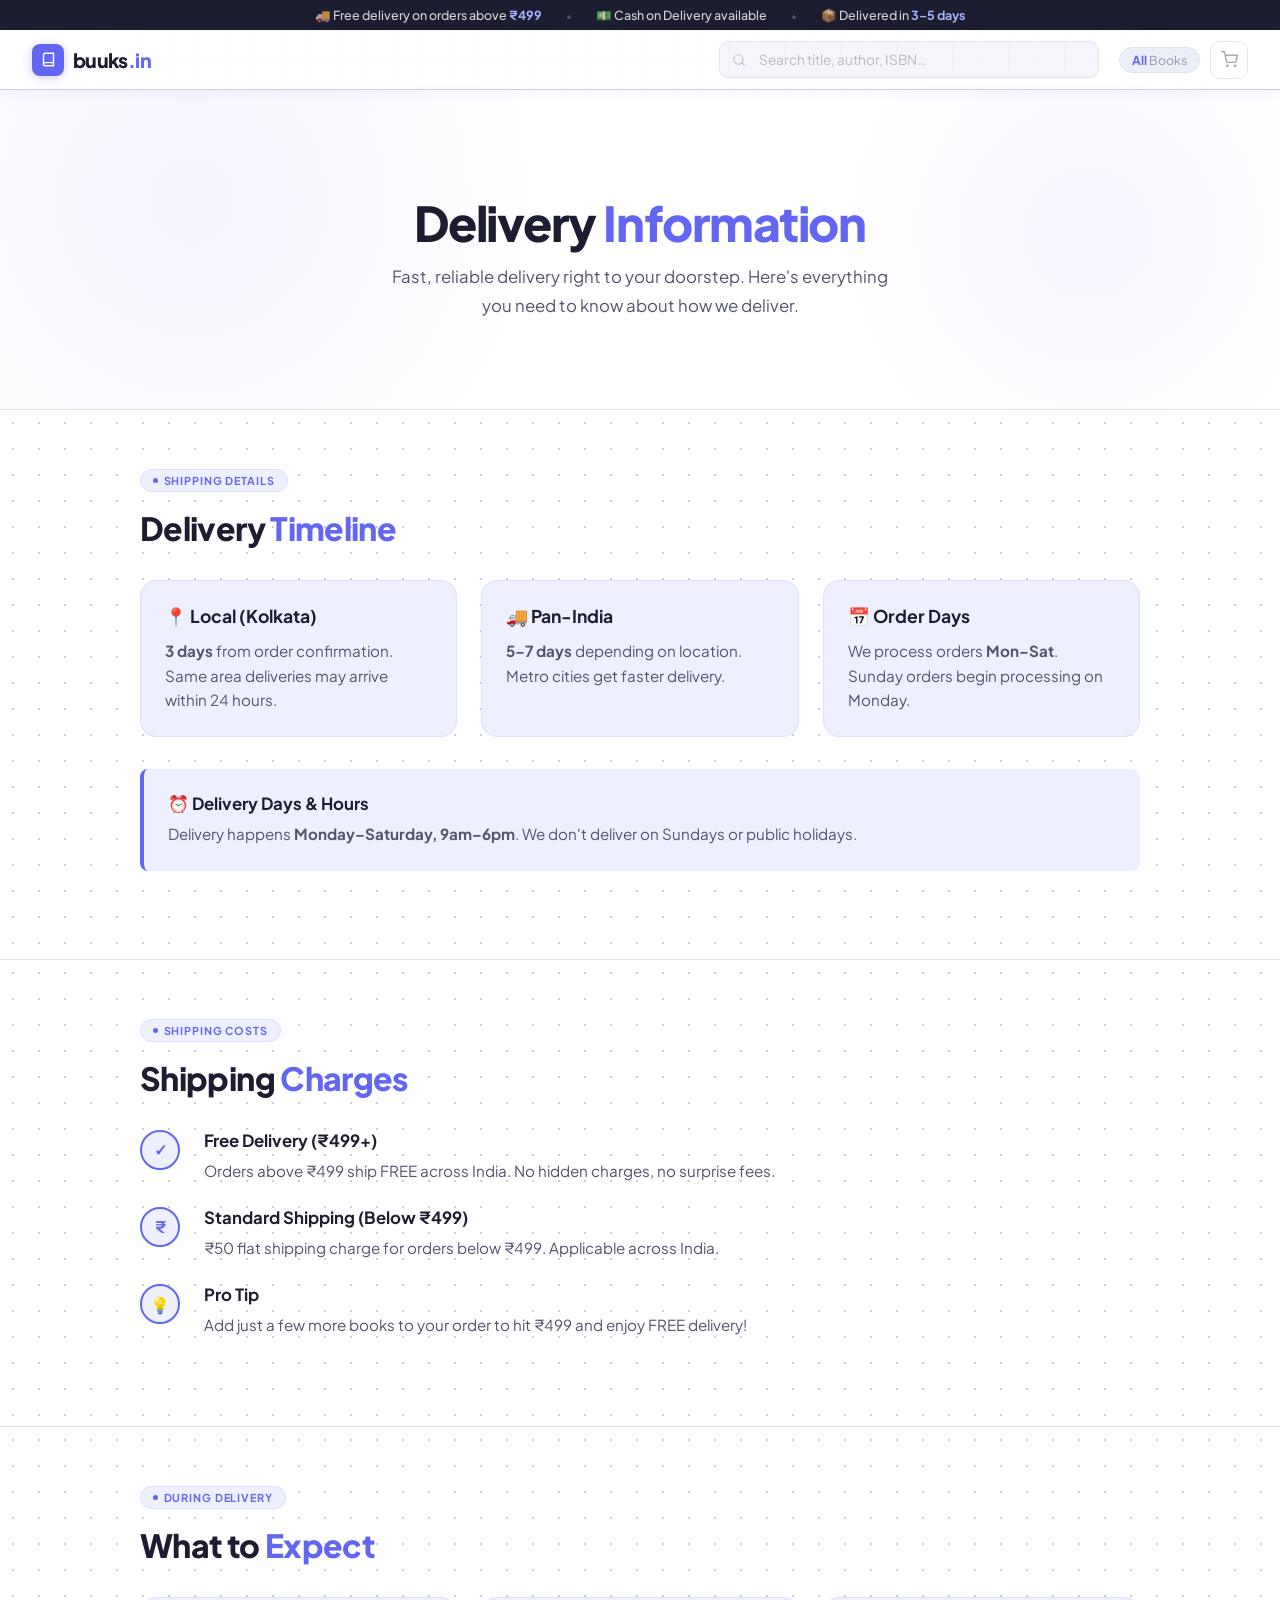
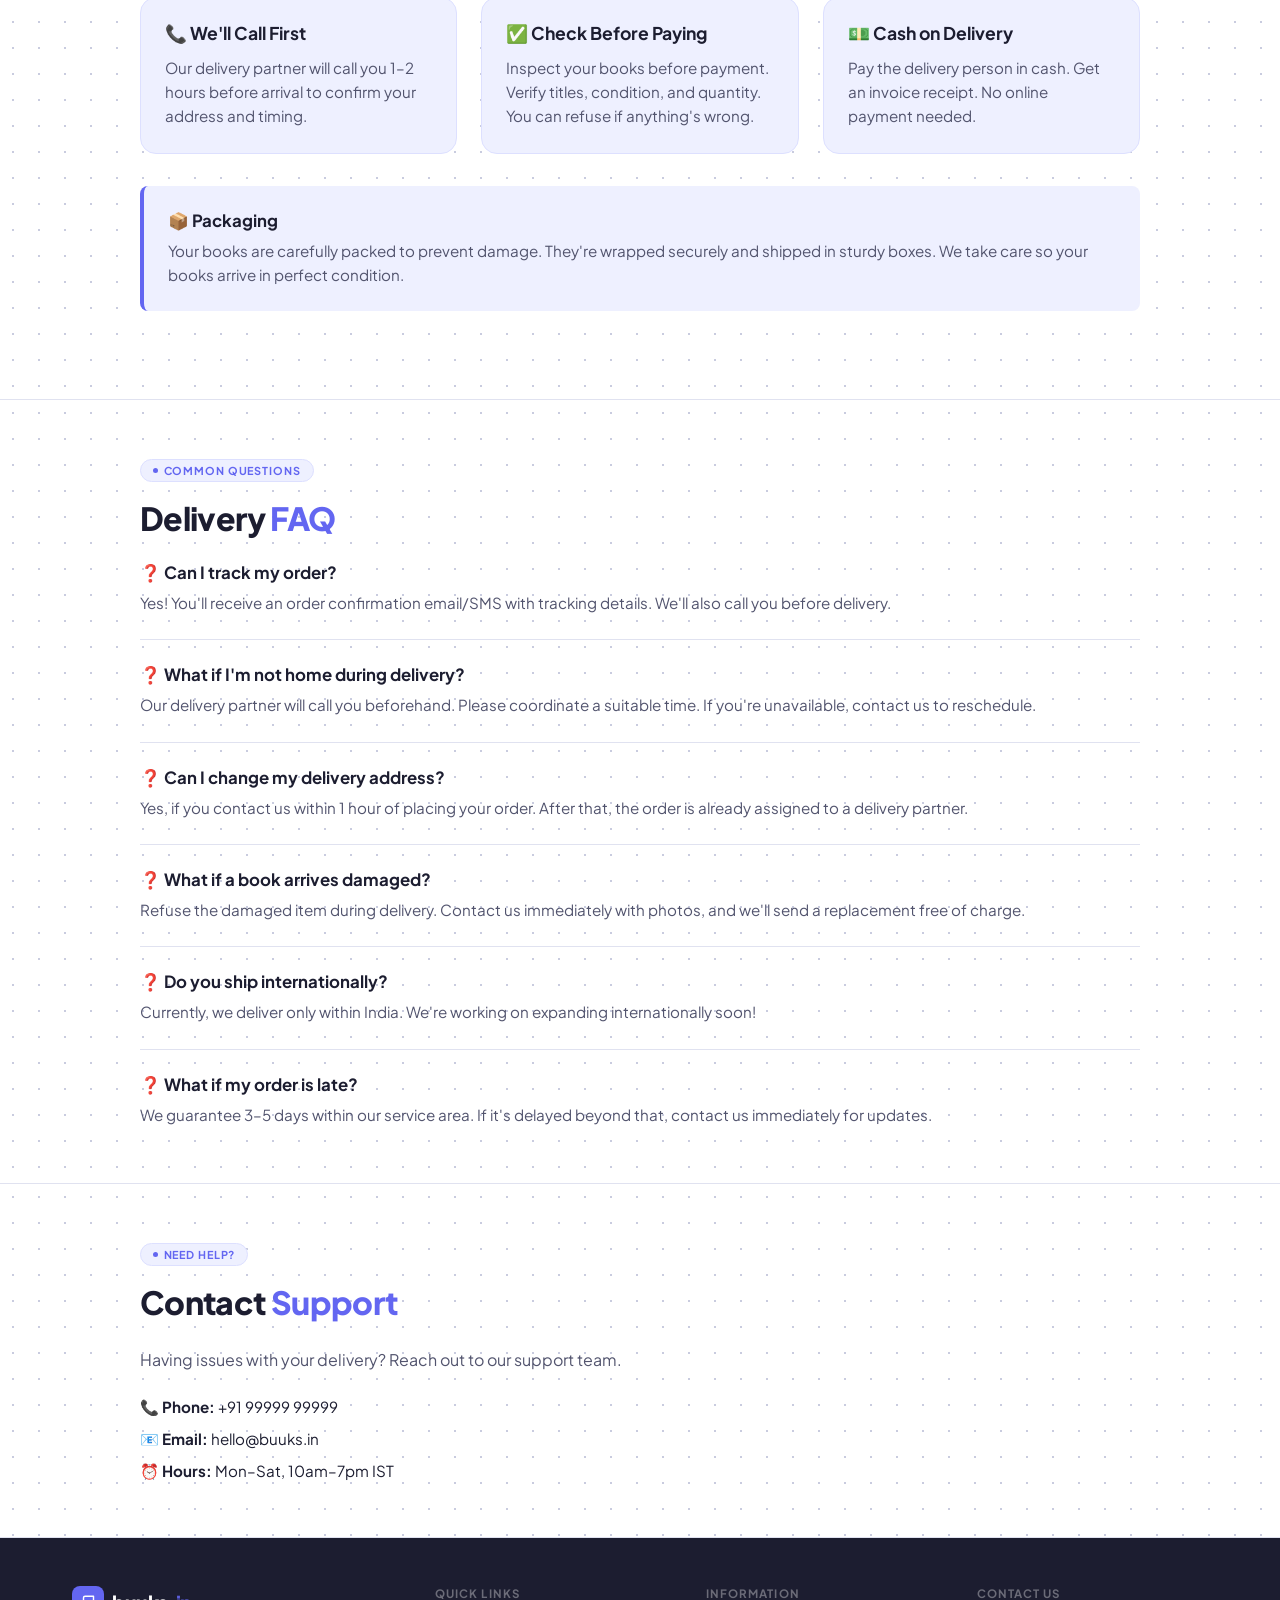
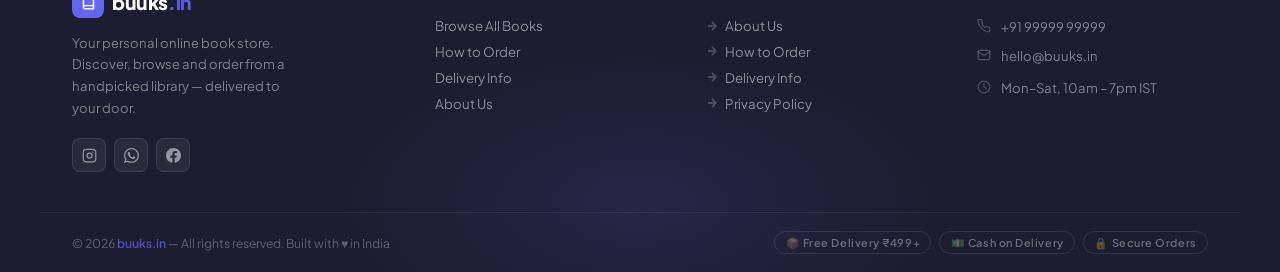
<file: pages/delivery.html>
<!DOCTYPE html>
<html lang="en">
<head>
  <meta charset="UTF-8"/>
  <meta name="viewport" content="width=device-width, initial-scale=1.0"/>
  <title>Delivery Info — Buuks.in</title>
  <link href="https://fonts.googleapis.com/css2?family=Plus+Jakarta+Sans:wght@300;400;500;600;700;800&display=swap" rel="stylesheet"/>
  <!-- Google tag (gtag.js) -->
<script async src="https://www.googletagmanager.com/gtag/js?id=G-TCL7EN62YX"></script>
<script>
  window.dataLayer = window.dataLayer || [];
  function gtag(){dataLayer.push(arguments);}
  gtag('js', new Date());

  gtag('config', 'G-TCL7EN62YX');
</script>
  <style>
    :root {
      --white:     #ffffff;
      --bg:        #f5f6fd;
      --surface:   #eceef8;
      --border:    #e0e2f0;
      --border2:   #c9ccdf;
      --text:      #1c1d30;
      --text2:     #52546e;
      --text3:     #9496b2;
      --accent:    #6366f1;
      --accent-bg: #eef0ff;
      --accent-s:  #dde0ff;
      --sh-lg: 0 12px 40px rgba(28,29,48,0.13);
      --r-lg: 16px;
    }

    *,*::before,*::after{box-sizing:border-box;margin:0;padding:0}
    html{scroll-behavior:smooth}
    body{font-family:'Plus Jakarta Sans',sans-serif;background-color:var(--bg);background-image:radial-gradient(var(--border2) 1.2px,transparent 1.2px);background-size:26px 26px;color:var(--text);min-height:100vh;-webkit-font-smoothing:antialiased}

    .announce-bar{background:var(--text);color:rgba(255,255,255,0.82);font-size:0.78rem;font-weight:500;text-align:center;padding:0.45rem 1rem;display:flex;align-items:center;justify-content:center;gap:1.5rem;flex-wrap:wrap;position:relative;z-index:400}
    .announce-bar strong{color:#a5b4fc}
    .ann-sep{opacity:0.3;font-size:0.65rem}
    @media(max-width:480px){.ann-sep{display:none}.announce-bar{font-size:0.72rem;gap:0.75rem;padding:0.4rem 0.75rem}}

    .topbar{background-color:var(--white);background-image:linear-gradient(var(--border) 1px, transparent 1px),linear-gradient(90deg, var(--border) 1px, transparent 1px);background-size:28px 28px;border-bottom:1.5px solid var(--border2);position:sticky;top:0;z-index:300;height:60px;display:flex;align-items:center;padding:0 2rem;gap:1.25rem;box-shadow:0 2px 16px rgba(99,102,241,0.07)}
    .topbar::before{content:'';position:absolute;inset:0;pointer-events:none;background:linear-gradient(90deg,rgba(255,255,255,0.97) 0%,rgba(255,255,255,0.82) 14%,rgba(255,255,255,0.82) 86%,rgba(255,255,255,0.97) 100%)}
    .logo{display:flex;align-items:center;gap:0.55rem;text-decoration:none;flex-shrink:0;position:relative;z-index:1}
    .logo-icon{width:32px;height:32px;background:var(--accent);border-radius:8px;display:grid;place-items:center;color:#fff;box-shadow:0 2px 10px rgba(99,102,241,0.3);flex-shrink:0}
    .logo-name{font-size:1.22rem;font-weight:800;color:var(--text);letter-spacing:-0.03em}
    .logo-name span{color:var(--accent)}
    .top-search{flex:1;max-width:380px;position:relative;margin-left:auto;z-index:1}
    .top-search svg{position:absolute;left:0.8rem;top:50%;transform:translateY(-50%);color:var(--text3);pointer-events:none}
    .top-search input{width:100%;height:37px;padding:0 0.9rem 0 2.4rem;border:1.5px solid var(--border2);border-radius:9px;background:var(--surface);font-family:'Plus Jakarta Sans',sans-serif;font-size:0.855rem;color:var(--text);outline:none;transition:border-color 0.15s}
    .topbar-right{display:flex;align-items:center;gap:0.6rem;flex-shrink:0;position:relative;z-index:1}
    .top-count{font-size:0.77rem;color:var(--text3);background:var(--surface);border:1px solid var(--border);padding:0.25rem 0.75rem;border-radius:20px;white-space:nowrap}
    .top-count strong{color:var(--accent);font-weight:700}
    .cart-btn{position:relative;width:38px;height:38px;border:1.5px solid var(--border2);border-radius:10px;background:var(--white);cursor:pointer;display:grid;place-items:center;color:var(--text2);transition:all 0.15s;flex-shrink:0;z-index:1;opacity:0.5}

    footer{background:var(--text);color:rgba(255,255,255,0.55);position:relative;overflow:hidden}
    .foot-inner{max-width:1200px;margin:0 auto;padding:3rem 2rem 0;display:grid;grid-template-columns:1.4fr 1fr 1fr 1fr;gap:2.5rem}
    .foot-logo{display:flex;align-items:center;gap:0.5rem;margin-bottom:0.85rem;text-decoration:none}
    .foot-logo-icon{width:32px;height:32px;background:var(--accent);border-radius:8px;display:grid;place-items:center;flex-shrink:0}
    .foot-logo-name{font-size:1.2rem;font-weight:800;color:#fff;letter-spacing:-0.02em}
    .foot-logo-name span{color:rgba(99,102,241,0.9)}
    .foot-desc{font-size:0.82rem;line-height:1.65;color:rgba(255,255,255,0.45);max-width:220px}
    .foot-social{display:flex;gap:0.5rem;margin-top:1.25rem}
    .foot-social-btn{width:34px;height:34px;border-radius:8px;border:1px solid rgba(255,255,255,0.1);background:rgba(255,255,255,0.06);display:grid;place-items:center;color:rgba(255,255,255,0.5);text-decoration:none;transition:all 0.15s}
    .foot-social-btn:hover{background:var(--accent);border-color:var(--accent);color:#fff}
    .foot-col-title{font-size:0.72rem;font-weight:700;letter-spacing:0.09em;text-transform:uppercase;color:rgba(255,255,255,0.35);margin-bottom:1rem}
    .foot-links{display:flex;flex-direction:column;gap:0.55rem}
    .foot-link{font-size:0.83rem;color:rgba(255,255,255,0.5);text-decoration:none;transition:color 0.15s;display:flex;align-items:center;gap:0.4rem}
    .foot-link:hover{color:#fff}
    .foot-link svg{opacity:0.4;flex-shrink:0}
    .foot-contact-item{display:flex;align-items:flex-start;gap:0.6rem;font-size:0.82rem;color:rgba(255,255,255,0.45);margin-bottom:0.6rem;line-height:1.5}
    .foot-contact-item svg{flex-shrink:0;margin-top:2px;opacity:0.5}
    .foot-bottom{border-top:1px solid rgba(255,255,255,0.07);margin-top:2.5rem;padding:1.1rem 2rem;display:flex;align-items:center;justify-content:space-between;flex-wrap:wrap;gap:0.75rem;max-width:1200px;margin-inline:auto}
    .foot-copy{font-size:0.76rem;color:rgba(255,255,255,0.3)}
    .foot-copy span{color:rgba(99,102,241,0.7);font-weight:600}
    .foot-badges{display:flex;gap:0.5rem;flex-wrap:wrap}
    .foot-badge{font-size:0.68rem;font-weight:600;letter-spacing:0.05em;padding:0.22rem 0.65rem;border-radius:20px;border:1px solid rgba(255,255,255,0.1);color:rgba(255,255,255,0.35)}
    footer::before{content:'';position:absolute;bottom:-80px;left:50%;transform:translateX(-50%);width:600px;height:300px;background:radial-gradient(ellipse,rgba(99,102,241,0.12),transparent 70%);pointer-events:none}
    @media(max-width:768px){.foot-inner{grid-template-columns:1fr 1fr;gap:2rem;padding:2rem 1.25rem 0}.foot-desc{max-width:100%}.foot-bottom{padding:1rem 1.25rem;flex-direction:column;align-items:flex-start;gap:0.6rem}}
    @media(max-width:480px){.foot-inner{grid-template-columns:1fr;gap:1.5rem}}

    /* PAGE SPECIFIC */
    .page-hero{background:var(--white);border-bottom:1px solid var(--border);padding:4rem 1.5rem 3rem;text-align:center;position:relative;overflow:hidden;min-height:320px;display:flex;flex-direction:column;align-items:center;justify-content:center}
    .page-hero::before{content:'';position:absolute;inset:0;pointer-events:none;background:radial-gradient(circle 350px at 15% 35%, rgba(99,102,241,0.08), transparent),radial-gradient(circle 250px at 85% 45%, rgba(139,92,246,0.07), transparent)}
    .page-hero h1{font-size:clamp(1.8rem, 5vw, 3rem);font-weight:800;color:var(--text);line-height:1.15;letter-spacing:-0.03em;position:relative;z-index:1;margin-bottom:0.8rem}
    .page-hero h1 .accent{color:var(--accent)}
    .page-hero .subtext{font-size:1.05rem;color:var(--text2);max-width:520px;line-height:1.7;position:relative;z-index:1}

    .page-section{background:var(--white);background-image:radial-gradient(var(--border2) 1.2px, transparent 1.2px);background-size:26px 26px;padding:3.5rem 1.5rem;border-bottom:1px solid var(--border)}
    .section-container{max-width:1000px;margin:0 auto}
    .section-badge{display:inline-flex;align-items:center;gap:0.35rem;background:var(--accent-bg);color:var(--accent);font-size:0.68rem;font-weight:700;letter-spacing:0.08em;text-transform:uppercase;padding:0.25rem 0.75rem;border-radius:20px;border:1px solid var(--accent-s);margin-bottom:1rem}
    .section-badge span{width:5px;height:5px;background:var(--accent);border-radius:50%;display:inline-block}
    .section-title{font-size:2rem;font-weight:800;color:var(--text);margin-bottom:1.5rem;letter-spacing:-0.02em}
    .section-title .accent{color:var(--accent)}

    .info-grid{display:grid;grid-template-columns:repeat(auto-fit, minmax(280px, 1fr));gap:1.5rem;margin:2rem 0}
    .info-card{background:var(--accent-bg);border:1px solid var(--accent-s);border-radius:var(--r-lg);padding:1.5rem}
    .info-card h3{font-size:1.1rem;font-weight:700;color:var(--text);margin-bottom:0.75rem}
    .info-card p{font-size:0.95rem;color:var(--text2);line-height:1.6}

    .timeline{display:flex;flex-direction:column;gap:1.5rem;margin:2rem 0}
    .timeline-item{display:flex;gap:1.5rem}
    .timeline-marker{width:40px;height:40px;background:var(--accent-bg);border:2px solid var(--accent);border-radius:50%;display:flex;align-items:center;justify-content:center;color:var(--accent);font-weight:700;flex-shrink:0}
    .timeline-content h4{font-size:1.05rem;font-weight:700;color:var(--text);margin-bottom:0.5rem}
    .timeline-content p{font-size:0.95rem;color:var(--text2);line-height:1.6}

    .highlight-box{background:var(--accent-bg);border-left:4px solid var(--accent);padding:1.5rem;border-radius:8px;margin:2rem 0}
    .highlight-box h3{font-size:1.05rem;font-weight:700;color:var(--text);margin-bottom:0.5rem}
    .highlight-box p{font-size:0.95rem;color:var(--text2);line-height:1.6}

    .faq-item{margin-bottom:1.5rem;padding-bottom:1.5rem;border-bottom:1px solid var(--border)}
    .faq-item:last-child{border-bottom:none;margin-bottom:0;padding-bottom:0}
    .faq-q{font-size:1.05rem;font-weight:700;color:var(--text);margin-bottom:0.5rem}
    .faq-a{font-size:0.95rem;color:var(--text2);line-height:1.6}

    @media(max-width:768px){
      .page-section{padding:2.5rem 1rem}
      .section-title{font-size:1.7rem}
      .info-grid{grid-template-columns:1fr}
      .timeline-item{gap:1rem}
    }
    @media(max-width:480px){
      .page-hero h1{font-size:1.6rem}
      .page-hero .subtext{font-size:0.95rem}
    }
  </style>
</head>
<body>

<div class="announce-bar">
  <span>🚚 Free delivery on orders above <strong>₹499</strong></span>
  <span class="ann-sep">•</span>
  <span>💵 Cash on Delivery available</span>
  <span class="ann-sep">•</span>
  <span>📦 Delivered in <strong>3–5 days</strong></span>
</div>

<header class="topbar">
  <a class="logo" href="../index.html">
    <div class="logo-icon">
      <svg width="15" height="15" viewBox="0 0 24 24" fill="none" stroke="currentColor" stroke-width="2.3" stroke-linecap="round" stroke-linejoin="round"><path d="M4 19.5A2.5 2.5 0 0 1 6.5 17H20"/><path d="M6.5 2H20v20H6.5A2.5 2.5 0 0 1 4 19.5v-15A2.5 2.5 0 0 1 6.5 2z"/></svg>
    </div>
    <span class="logo-name">buuks<span>.in</span></span>
  </a>
  <div class="top-search">
    <svg width="14" height="14" viewBox="0 0 24 24" fill="none" stroke="currentColor" stroke-width="2" stroke-linecap="round" stroke-linejoin="round"><circle cx="11" cy="11" r="8"/><line x1="21" y1="21" x2="16.65" y2="16.65"/></svg>
    <input type="search" placeholder="Search title, author, ISBN…" disabled style="cursor:not-allowed;opacity:0.5"/>
  </div>
  <div class="topbar-right">
    <div class="top-count"><strong>All</strong> Books</div>
    <button class="cart-btn" title="View Cart" style="cursor:not-allowed">
      <svg width="17" height="17" viewBox="0 0 24 24" fill="none" stroke="currentColor" stroke-width="2" stroke-linecap="round" stroke-linejoin="round"><circle cx="9" cy="21" r="1"/><circle cx="20" cy="21" r="1"/><path d="M1 1h4l2.68 13.39a2 2 0 0 0 2 1.61h9.72a2 2 0 0 0 2-1.61L23 6H6"/></svg>
    </button>
  </div>
</header>

<section class="page-hero">
  <h1>Delivery <span class="accent">Information</span></h1>
  <p class="subtext">Fast, reliable delivery right to your doorstep. Here's everything you need to know about how we deliver.</p>
</section>

<section class="page-section">
  <div class="section-container">
    <div class="section-badge"><span></span>Shipping Details</div>
    <h2 class="section-title">Delivery <span class="accent">Timeline</span></h2>
    
    <div class="info-grid">
      <div class="info-card">
        <h3>📍 Local (Kolkata)</h3>
        <p><strong>3 days</strong> from order confirmation. Same area deliveries may arrive within 24 hours.</p>
      </div>
      
      <div class="info-card">
        <h3>🚚 Pan-India</h3>
        <p><strong>5–7 days</strong> depending on location. Metro cities get faster delivery.</p>
      </div>
      
      <div class="info-card">
        <h3>📅 Order Days</h3>
        <p>We process orders <strong>Mon–Sat</strong>. Sunday orders begin processing on Monday.</p>
      </div>
    </div>

    <div class="highlight-box">
      <h3>⏰ Delivery Days & Hours</h3>
      <p>Delivery happens <strong>Monday–Saturday, 9am–6pm</strong>. We don't deliver on Sundays or public holidays.</p>
    </div>
  </div>
</section>

<section class="page-section">
  <div class="section-container">
    <div class="section-badge"><span></span>Shipping Costs</div>
    <h2 class="section-title">Shipping <span class="accent">Charges</span></h2>
    
    <div class="timeline">
      <div class="timeline-item">
        <div class="timeline-marker">✓</div>
        <div class="timeline-content">
          <h4>Free Delivery (₹499+)</h4>
          <p>Orders above ₹499 ship FREE across India. No hidden charges, no surprise fees.</p>
        </div>
      </div>
      
      <div class="timeline-item">
        <div class="timeline-marker">₹</div>
        <div class="timeline-content">
          <h4>Standard Shipping (Below ₹499)</h4>
          <p>₹50 flat shipping charge for orders below ₹499. Applicable across India.</p>
        </div>
      </div>
      
      <div class="timeline-item">
        <div class="timeline-marker">💡</div>
        <div class="timeline-content">
          <h4>Pro Tip</h4>
          <p>Add just a few more books to your order to hit ₹499 and enjoy FREE delivery!</p>
        </div>
      </div>
    </div>
  </div>
</section>

<section class="page-section">
  <div class="section-container">
    <div class="section-badge"><span></span>During Delivery</div>
    <h2 class="section-title">What to <span class="accent">Expect</span></h2>
    
    <div class="info-grid">
      <div class="info-card">
        <h3>📞 We'll Call First</h3>
        <p>Our delivery partner will call you 1–2 hours before arrival to confirm your address and timing.</p>
      </div>
      
      <div class="info-card">
        <h3>✅ Check Before Paying</h3>
        <p>Inspect your books before payment. Verify titles, condition, and quantity. You can refuse if anything's wrong.</p>
      </div>
      
      <div class="info-card">
        <h3>💵 Cash on Delivery</h3>
        <p>Pay the delivery person in cash. Get an invoice receipt. No online payment needed.</p>
      </div>
    </div>

    <div class="highlight-box">
      <h3>📦 Packaging</h3>
      <p>Your books are carefully packed to prevent damage. They're wrapped securely and shipped in sturdy boxes. We take care so your books arrive in perfect condition.</p>
    </div>
  </div>
</section>

<section class="page-section">
  <div class="section-container">
    <div class="section-badge"><span></span>Common Questions</div>
    <h2 class="section-title">Delivery <span class="accent">FAQ</span></h2>
    
    <div class="faq-item">
      <div class="faq-q">❓ Can I track my order?</div>
      <div class="faq-a">Yes! You'll receive an order confirmation email/SMS with tracking details. We'll also call you before delivery.</div>
    </div>
    
    <div class="faq-item">
      <div class="faq-q">❓ What if I'm not home during delivery?</div>
      <div class="faq-a">Our delivery partner will call you beforehand. Please coordinate a suitable time. If you're unavailable, contact us to reschedule.</div>
    </div>
    
    <div class="faq-item">
      <div class="faq-q">❓ Can I change my delivery address?</div>
      <div class="faq-a">Yes, if you contact us within 1 hour of placing your order. After that, the order is already assigned to a delivery partner.</div>
    </div>
    
    <div class="faq-item">
      <div class="faq-q">❓ What if a book arrives damaged?</div>
      <div class="faq-a">Refuse the damaged item during delivery. Contact us immediately with photos, and we'll send a replacement free of charge.</div>
    </div>
    
    <div class="faq-item">
      <div class="faq-q">❓ Do you ship internationally?</div>
      <div class="faq-a">Currently, we deliver only within India. We're working on expanding internationally soon!</div>
    </div>
    
    <div class="faq-item">
      <div class="faq-q">❓ What if my order is late?</div>
      <div class="faq-a">We guarantee 3–5 days within our service area. If it's delayed beyond that, contact us immediately for updates.</div>
    </div>
  </div>
</section>

<section class="page-section">
  <div class="section-container">
    <div class="section-badge"><span></span>Need Help?</div>
    <h2 class="section-title">Contact <span class="accent">Support</span></h2>
    <p style="font-size:1rem;color:var(--text2);line-height:1.7;margin-bottom:1.5rem;">Having issues with your delivery? Reach out to our support team.</p>
    <div style="display:flex;flex-direction:column;gap:0.75rem;font-size:0.95rem;color:var(--text);">
      <div><strong>📞 Phone:</strong> +91 99999 99999</div>
      <div><strong>📧 Email:</strong> hello@buuks.in</div>
      <div><strong>⏰ Hours:</strong> Mon–Sat, 10am–7pm IST</div>
    </div>
  </div>
</section>

<footer>
  <div class="foot-inner">
    <div class="foot-brand-col">
      <a class="foot-logo" href="../index.html">
        <div class="foot-logo-icon">
          <svg width="15" height="15" viewBox="0 0 24 24" fill="none" stroke="#fff" stroke-width="2.3" stroke-linecap="round" stroke-linejoin="round"><path d="M4 19.5A2.5 2.5 0 0 1 6.5 17H20"/><path d="M6.5 2H20v20H6.5A2.5 2.5 0 0 1 4 19.5v-15A2.5 2.5 0 0 1 6.5 2z"/></svg>
        </div>
        <span class="foot-logo-name">buuks<span>.in</span></span>
      </a>
      <p class="foot-desc">Your personal online book store. Discover, browse and order from a handpicked library — delivered to your door.</p>
      <div class="foot-social">
        <a href="#" class="foot-social-btn" title="Instagram">
          <svg width="15" height="15" viewBox="0 0 24 24" fill="none" stroke="currentColor" stroke-width="2" stroke-linecap="round" stroke-linejoin="round"><rect x="2" y="2" width="20" height="20" rx="5"/><circle cx="12" cy="12" r="4"/><circle cx="17.5" cy="6.5" r="1" fill="currentColor" stroke="none"/></svg>
        </a>
        <a href="#" class="foot-social-btn" title="WhatsApp">
          <svg width="15" height="15" viewBox="0 0 24 24" fill="currentColor"><path d="M17.472 14.382c-.297-.149-1.758-.867-2.03-.967-.273-.099-.471-.148-.67.15-.197.297-.767.966-.94 1.164-.173.199-.347.223-.644.075-.297-.15-1.255-.463-2.39-1.475-.883-.788-1.48-1.761-1.653-2.059-.173-.297-.018-.458.13-.606.134-.133.298-.347.446-.52.149-.174.198-.298.298-.497.099-.198.05-.371-.025-.52-.075-.149-.669-1.612-.916-2.207-.242-.579-.487-.5-.669-.51-.173-.008-.371-.01-.57-.01-.198 0-.52.074-.792.372-.272.297-1.04 1.016-1.04 2.479 0 1.462 1.065 2.875 1.213 3.074.149.198 2.096 3.2 5.077 4.487.709.306 1.262.489 1.694.625.712.227 1.36.195 1.871.118.571-.085 1.758-.719 2.006-1.413.248-.694.248-1.289.173-1.413-.074-.124-.272-.198-.57-.347m-5.421 7.403h-.004a9.87 9.87 0 0 1-5.031-1.378l-.361-.214-3.741.982.998-3.648-.235-.374a9.86 9.86 0 0 1-1.51-5.26c.001-5.45 4.436-9.884 9.888-9.884 2.64 0 5.122 1.03 6.988 2.898a9.825 9.825 0 0 1 2.893 6.994c-.003 5.45-4.437 9.884-9.885 9.884m8.413-18.297A11.815 11.815 0 0 0 12.05 0C5.495 0 .16 5.335.157 11.892c0 2.096.547 4.142 1.588 5.945L.057 24l6.305-1.654a11.882 11.882 0 0 0 5.683 1.448h.005c6.554 0 11.89-5.335 11.893-11.893a11.821 11.821 0 0 0-3.48-8.413Z"/></svg>
        </a>
        <a href="#" class="foot-social-btn" title="Facebook">
          <svg width="15" height="15" viewBox="0 0 24 24" fill="currentColor"><path d="M24 12.073c0-6.627-5.373-12-12-12s-12 5.373-12 12c0 5.99 4.388 10.954 10.125 11.854v-8.385H7.078v-3.47h3.047V9.43c0-3.007 1.792-4.669 4.533-4.669 1.312 0 2.686.235 2.686.235v2.953H15.83c-1.491 0-1.956.925-1.956 1.874v2.25h3.328l-.532 3.47h-2.796v8.385C19.612 23.027 24 18.062 24 12.073z"/></svg>
        </a>
      </div>
    </div>
    <div>
      <div class="foot-col-title">Quick Links</div>
      <div class="foot-links">
        <a href="../index.html" class="foot-link">Browse All Books</a>
        <a href="how-to-order.html" class="foot-link">How to Order</a>
        <a href="delivery-info.html" class="foot-link">Delivery Info</a>
        <a href="about.html" class="foot-link">About Us</a>
      </div>
    </div>
    <!-- Info -->
    <div>
      <div class="foot-col-title">Information</div>
      <div class="foot-links">
        <a href="/pages/about.html" class="foot-link">
          <svg width="12" height="12" viewBox="0 0 12 12" fill="none" stroke="currentColor" stroke-width="1.8"><path d="M2 6h8M6 2l4 4-4 4"/></svg>
          About Us
        </a>
        <a href="/pages/hOrder.html" class="foot-link">
          <svg width="12" height="12" viewBox="0 0 12 12" fill="none" stroke="currentColor" stroke-width="1.8"><path d="M2 6h8M6 2l4 4-4 4"/></svg>
          How to Order
        </a>
        <a href="/pages/delivery.html" class="foot-link">
          <svg width="12" height="12" viewBox="0 0 12 12" fill="none" stroke="currentColor" stroke-width="1.8"><path d="M2 6h8M6 2l4 4-4 4"/></svg>
          Delivery Info
        </a>
        <a href="/pages/pPolicy.html" class="foot-link">
          <svg width="12" height="12" viewBox="0 0 12 12" fill="none" stroke="currentColor" stroke-width="1.8"><path d="M2 6h8M6 2l4 4-4 4"/></svg>
          Privacy Policy
        </a>
      </div>
    </div>
    <div>
      <div class="foot-col-title">Contact Us</div>
      <div class="foot-contact-item">
        <svg width="14" height="14" viewBox="0 0 24 24" fill="none" stroke="currentColor" stroke-width="2" stroke-linecap="round" stroke-linejoin="round"><path d="M22 16.92v3a2 2 0 0 1-2.18 2 19.79 19.79 0 0 1-8.63-3.07A19.5 19.5 0 0 1 4.69 12 19.79 19.79 0 0 1 1.61 3.18 2 2 0 0 1 3.6 1h3a2 2 0 0 1 2 1.72c.127.96.361 1.903.7 2.81a2 2 0 0 1-.45 2.11L7.91 8.6a16 16 0 0 0 6 6l.91-.91a2 2 0 0 1 2.11-.45c.907.339 1.85.573 2.81.7A2 2 0 0 1 21.73 16z"/></svg>
        <span>+91 99999 99999</span>
      </div>
      <div class="foot-contact-item">
        <svg width="14" height="14" viewBox="0 0 24 24" fill="none" stroke="currentColor" stroke-width="2" stroke-linecap="round" stroke-linejoin="round"><path d="M4 4h16c1.1 0 2 .9 2 2v12c0 1.1-.9 2-2 2H4c-1.1 0-2-.9-2-2V6c0-1.1.9-2 2-2z"/><polyline points="22,6 12,13 2,6"/></svg>
        <span>hello@buuks.in</span>
      </div>
      <div class="foot-contact-item" style="margin-top:0.75rem">
        <svg width="14" height="14" viewBox="0 0 24 24" fill="none" stroke="currentColor" stroke-width="2" stroke-linecap="round" stroke-linejoin="round"><circle cx="12" cy="12" r="10"/><polyline points="12 6 12 12 16 14"/></svg>
        <span>Mon–Sat, 10am – 7pm IST</span>
      </div>
    </div>
  </div>
  <div class="foot-bottom">
    <div class="foot-copy">© 2026 <span>buuks.in</span> — All rights reserved. Built with ♥ in India</div>
    <div class="foot-badges">
      <span class="foot-badge">📦 Free Delivery ₹499+</span>
      <span class="foot-badge">💵 Cash on Delivery</span>
      <span class="foot-badge">🔒 Secure Orders</span>
    </div>
  </div>
</footer>

</body>
</html>
</file>
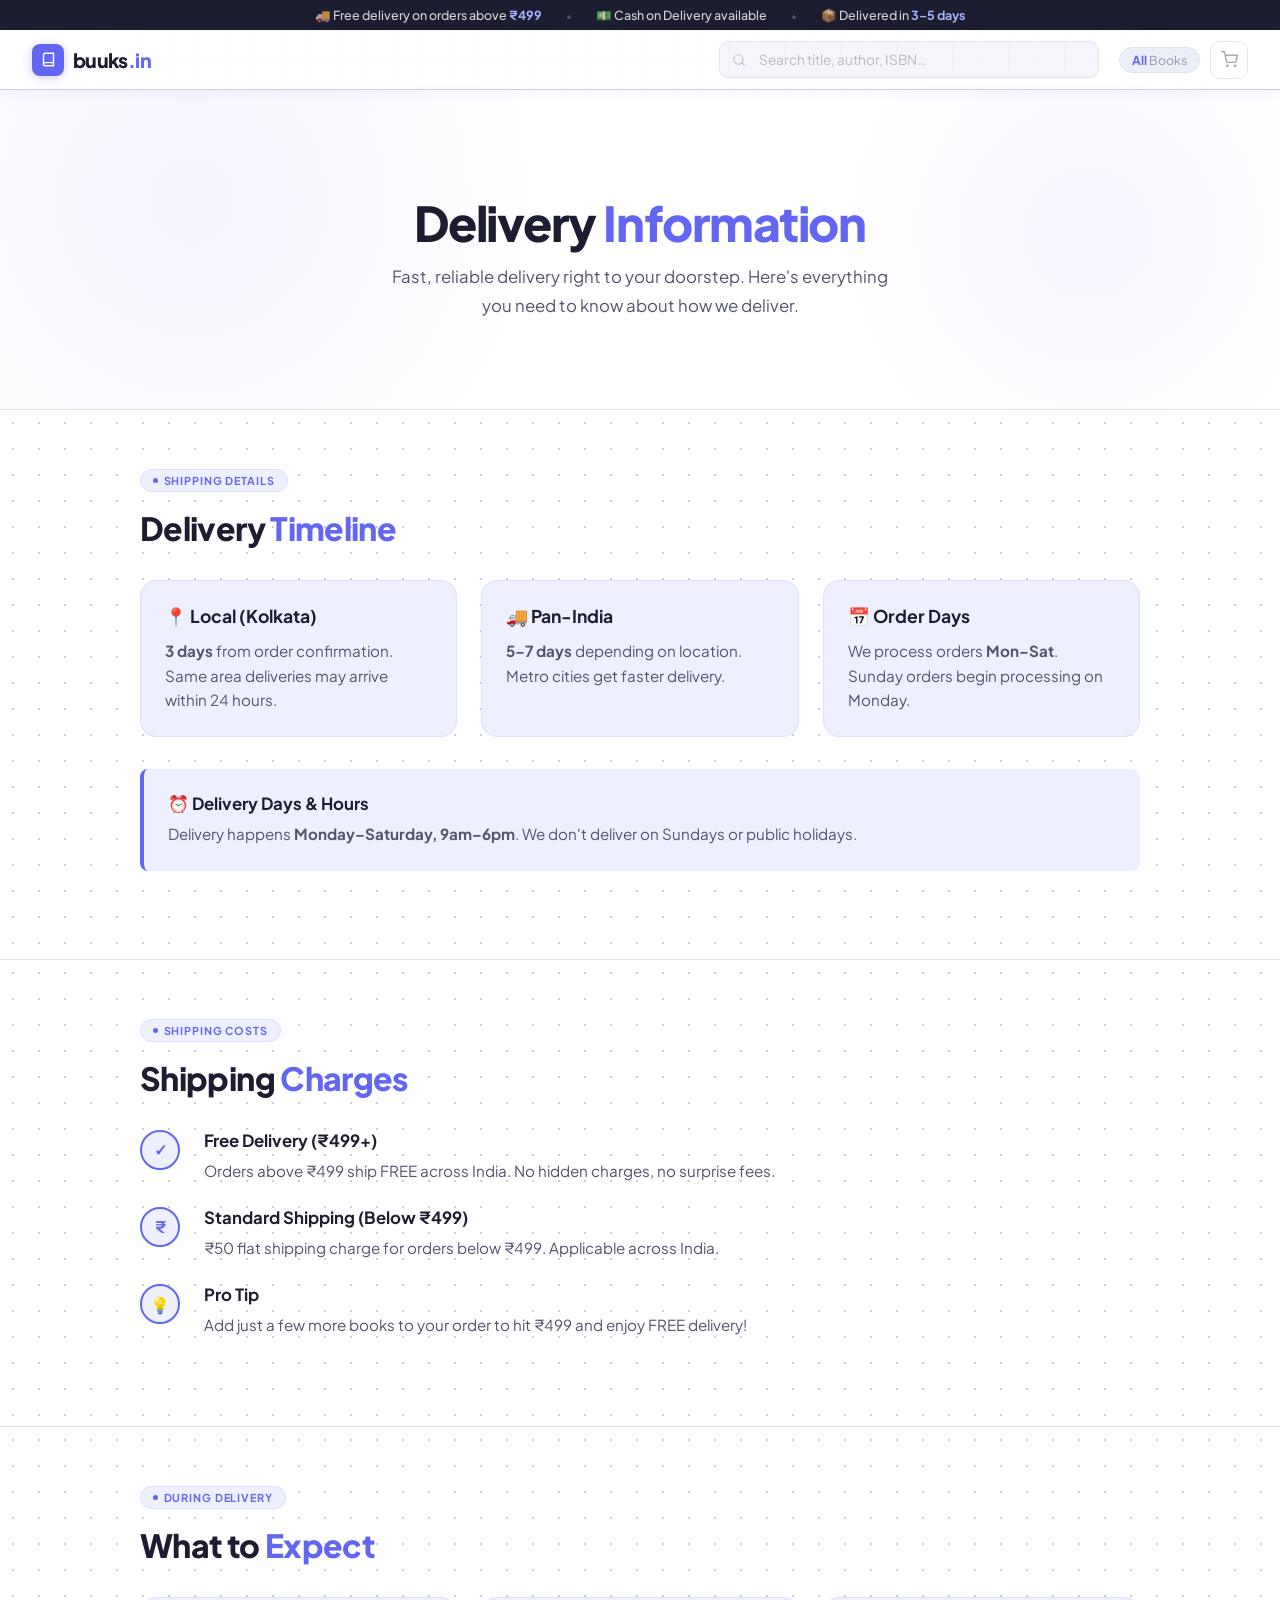
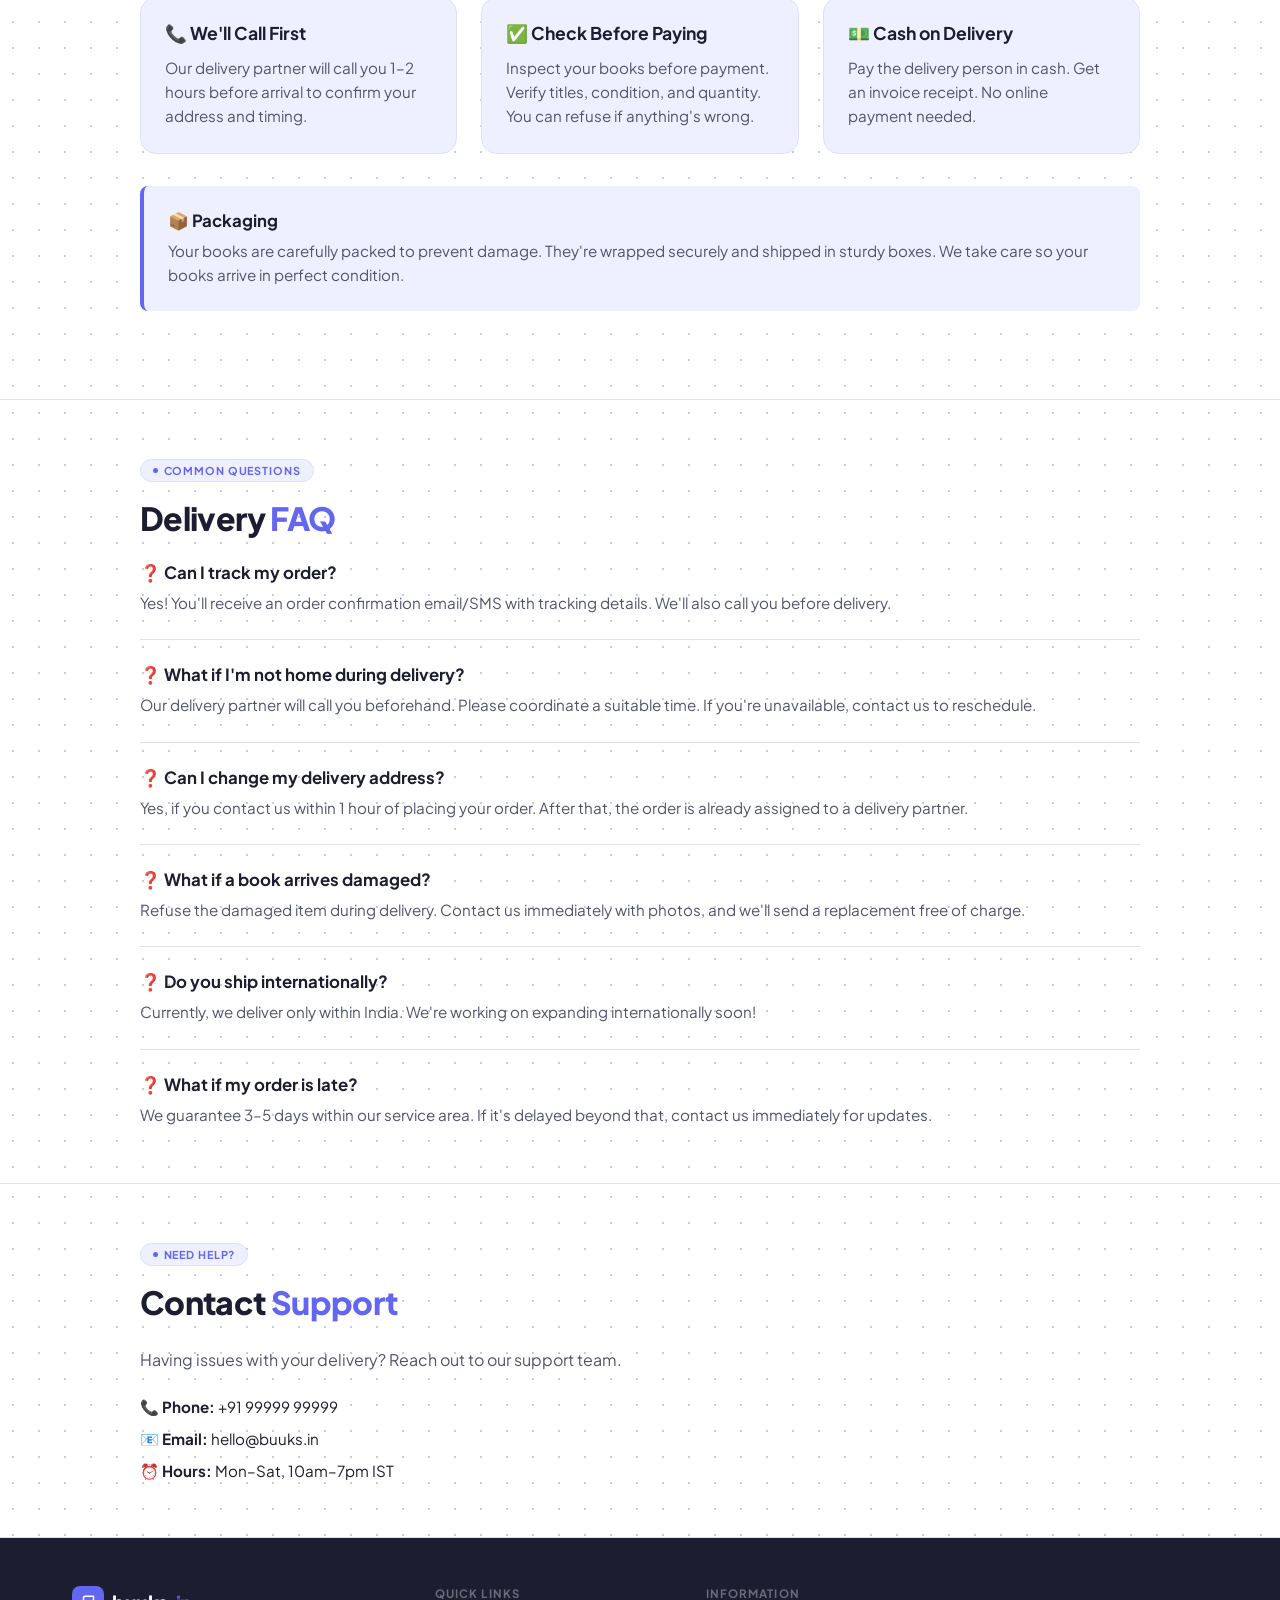
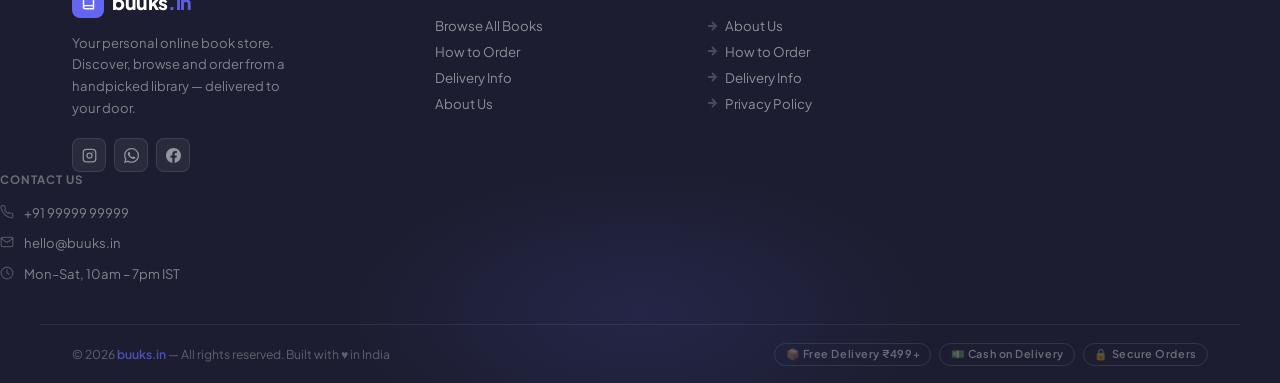
<file: pages/delivery_info.html>
<!DOCTYPE html>
<html lang="en">
<head>
  <meta charset="UTF-8"/>
  <meta name="viewport" content="width=device-width, initial-scale=1.0"/>
  <title>Delivery Info — Buuks.in</title>
  <link href="https://fonts.googleapis.com/css2?family=Plus+Jakarta+Sans:wght@300;400;500;600;700;800&display=swap" rel="stylesheet"/>
  <style>
    :root {
      --white:     #ffffff;
      --bg:        #f5f6fd;
      --surface:   #eceef8;
      --border:    #e0e2f0;
      --border2:   #c9ccdf;
      --text:      #1c1d30;
      --text2:     #52546e;
      --text3:     #9496b2;
      --accent:    #6366f1;
      --accent-bg: #eef0ff;
      --accent-s:  #dde0ff;
      --sh-lg: 0 12px 40px rgba(28,29,48,0.13);
      --r-lg: 16px;
    }

    *,*::before,*::after{box-sizing:border-box;margin:0;padding:0}
    html{scroll-behavior:smooth}
    body{font-family:'Plus Jakarta Sans',sans-serif;background-color:var(--bg);background-image:radial-gradient(var(--border2) 1.2px,transparent 1.2px);background-size:26px 26px;color:var(--text);min-height:100vh;-webkit-font-smoothing:antialiased}

    .announce-bar{background:var(--text);color:rgba(255,255,255,0.82);font-size:0.78rem;font-weight:500;text-align:center;padding:0.45rem 1rem;display:flex;align-items:center;justify-content:center;gap:1.5rem;flex-wrap:wrap;position:relative;z-index:400}
    .announce-bar strong{color:#a5b4fc}
    .ann-sep{opacity:0.3;font-size:0.65rem}
    @media(max-width:480px){.ann-sep{display:none}.announce-bar{font-size:0.72rem;gap:0.75rem;padding:0.4rem 0.75rem}}

    .topbar{background-color:var(--white);background-image:linear-gradient(var(--border) 1px, transparent 1px),linear-gradient(90deg, var(--border) 1px, transparent 1px);background-size:28px 28px;border-bottom:1.5px solid var(--border2);position:sticky;top:0;z-index:300;height:60px;display:flex;align-items:center;padding:0 2rem;gap:1.25rem;box-shadow:0 2px 16px rgba(99,102,241,0.07)}
    .topbar::before{content:'';position:absolute;inset:0;pointer-events:none;background:linear-gradient(90deg,rgba(255,255,255,0.97) 0%,rgba(255,255,255,0.82) 14%,rgba(255,255,255,0.82) 86%,rgba(255,255,255,0.97) 100%)}
    .logo{display:flex;align-items:center;gap:0.55rem;text-decoration:none;flex-shrink:0;position:relative;z-index:1}
    .logo-icon{width:32px;height:32px;background:var(--accent);border-radius:8px;display:grid;place-items:center;color:#fff;box-shadow:0 2px 10px rgba(99,102,241,0.3);flex-shrink:0}
    .logo-name{font-size:1.22rem;font-weight:800;color:var(--text);letter-spacing:-0.03em}
    .logo-name span{color:var(--accent)}
    .top-search{flex:1;max-width:380px;position:relative;margin-left:auto;z-index:1}
    .top-search svg{position:absolute;left:0.8rem;top:50%;transform:translateY(-50%);color:var(--text3);pointer-events:none}
    .top-search input{width:100%;height:37px;padding:0 0.9rem 0 2.4rem;border:1.5px solid var(--border2);border-radius:9px;background:var(--surface);font-family:'Plus Jakarta Sans',sans-serif;font-size:0.855rem;color:var(--text);outline:none;transition:border-color 0.15s}
    .topbar-right{display:flex;align-items:center;gap:0.6rem;flex-shrink:0;position:relative;z-index:1}
    .top-count{font-size:0.77rem;color:var(--text3);background:var(--surface);border:1px solid var(--border);padding:0.25rem 0.75rem;border-radius:20px;white-space:nowrap}
    .top-count strong{color:var(--accent);font-weight:700}
    .cart-btn{position:relative;width:38px;height:38px;border:1.5px solid var(--border2);border-radius:10px;background:var(--white);cursor:pointer;display:grid;place-items:center;color:var(--text2);transition:all 0.15s;flex-shrink:0;z-index:1;opacity:0.5}

    footer{background:var(--text);color:rgba(255,255,255,0.55);position:relative;overflow:hidden}
    .foot-inner{max-width:1200px;margin:0 auto;padding:3rem 2rem 0;display:grid;grid-template-columns:1.4fr 1fr 1fr 1fr;gap:2.5rem}
    .foot-logo{display:flex;align-items:center;gap:0.5rem;margin-bottom:0.85rem;text-decoration:none}
    .foot-logo-icon{width:32px;height:32px;background:var(--accent);border-radius:8px;display:grid;place-items:center;flex-shrink:0}
    .foot-logo-name{font-size:1.2rem;font-weight:800;color:#fff;letter-spacing:-0.02em}
    .foot-logo-name span{color:rgba(99,102,241,0.9)}
    .foot-desc{font-size:0.82rem;line-height:1.65;color:rgba(255,255,255,0.45);max-width:220px}
    .foot-social{display:flex;gap:0.5rem;margin-top:1.25rem}
    .foot-social-btn{width:34px;height:34px;border-radius:8px;border:1px solid rgba(255,255,255,0.1);background:rgba(255,255,255,0.06);display:grid;place-items:center;color:rgba(255,255,255,0.5);text-decoration:none;transition:all 0.15s}
    .foot-social-btn:hover{background:var(--accent);border-color:var(--accent);color:#fff}
    .foot-col-title{font-size:0.72rem;font-weight:700;letter-spacing:0.09em;text-transform:uppercase;color:rgba(255,255,255,0.35);margin-bottom:1rem}
    .foot-links{display:flex;flex-direction:column;gap:0.55rem}
    .foot-link{font-size:0.83rem;color:rgba(255,255,255,0.5);text-decoration:none;transition:color 0.15s;display:flex;align-items:center;gap:0.4rem}
    .foot-link:hover{color:#fff}
    .foot-link svg{opacity:0.4;flex-shrink:0}
    .foot-contact-item{display:flex;align-items:flex-start;gap:0.6rem;font-size:0.82rem;color:rgba(255,255,255,0.45);margin-bottom:0.6rem;line-height:1.5}
    .foot-contact-item svg{flex-shrink:0;margin-top:2px;opacity:0.5}
    .foot-bottom{border-top:1px solid rgba(255,255,255,0.07);margin-top:2.5rem;padding:1.1rem 2rem;display:flex;align-items:center;justify-content:space-between;flex-wrap:wrap;gap:0.75rem;max-width:1200px;margin-inline:auto}
    .foot-copy{font-size:0.76rem;color:rgba(255,255,255,0.3)}
    .foot-copy span{color:rgba(99,102,241,0.7);font-weight:600}
    .foot-badges{display:flex;gap:0.5rem;flex-wrap:wrap}
    .foot-badge{font-size:0.68rem;font-weight:600;letter-spacing:0.05em;padding:0.22rem 0.65rem;border-radius:20px;border:1px solid rgba(255,255,255,0.1);color:rgba(255,255,255,0.35)}
    footer::before{content:'';position:absolute;bottom:-80px;left:50%;transform:translateX(-50%);width:600px;height:300px;background:radial-gradient(ellipse,rgba(99,102,241,0.12),transparent 70%);pointer-events:none}
    @media(max-width:768px){.foot-inner{grid-template-columns:1fr 1fr;gap:2rem;padding:2rem 1.25rem 0}.foot-desc{max-width:100%}.foot-bottom{padding:1rem 1.25rem;flex-direction:column;align-items:flex-start;gap:0.6rem}}
    @media(max-width:480px){.foot-inner{grid-template-columns:1fr;gap:1.5rem}}

    /* PAGE SPECIFIC */
    .page-hero{background:var(--white);border-bottom:1px solid var(--border);padding:4rem 1.5rem 3rem;text-align:center;position:relative;overflow:hidden;min-height:320px;display:flex;flex-direction:column;align-items:center;justify-content:center}
    .page-hero::before{content:'';position:absolute;inset:0;pointer-events:none;background:radial-gradient(circle 350px at 15% 35%, rgba(99,102,241,0.08), transparent),radial-gradient(circle 250px at 85% 45%, rgba(139,92,246,0.07), transparent)}
    .page-hero h1{font-size:clamp(1.8rem, 5vw, 3rem);font-weight:800;color:var(--text);line-height:1.15;letter-spacing:-0.03em;position:relative;z-index:1;margin-bottom:0.8rem}
    .page-hero h1 .accent{color:var(--accent)}
    .page-hero .subtext{font-size:1.05rem;color:var(--text2);max-width:520px;line-height:1.7;position:relative;z-index:1}

    .page-section{background:var(--white);background-image:radial-gradient(var(--border2) 1.2px, transparent 1.2px);background-size:26px 26px;padding:3.5rem 1.5rem;border-bottom:1px solid var(--border)}
    .section-container{max-width:1000px;margin:0 auto}
    .section-badge{display:inline-flex;align-items:center;gap:0.35rem;background:var(--accent-bg);color:var(--accent);font-size:0.68rem;font-weight:700;letter-spacing:0.08em;text-transform:uppercase;padding:0.25rem 0.75rem;border-radius:20px;border:1px solid var(--accent-s);margin-bottom:1rem}
    .section-badge span{width:5px;height:5px;background:var(--accent);border-radius:50%;display:inline-block}
    .section-title{font-size:2rem;font-weight:800;color:var(--text);margin-bottom:1.5rem;letter-spacing:-0.02em}
    .section-title .accent{color:var(--accent)}

    .info-grid{display:grid;grid-template-columns:repeat(auto-fit, minmax(280px, 1fr));gap:1.5rem;margin:2rem 0}
    .info-card{background:var(--accent-bg);border:1px solid var(--accent-s);border-radius:var(--r-lg);padding:1.5rem}
    .info-card h3{font-size:1.1rem;font-weight:700;color:var(--text);margin-bottom:0.75rem}
    .info-card p{font-size:0.95rem;color:var(--text2);line-height:1.6}

    .timeline{display:flex;flex-direction:column;gap:1.5rem;margin:2rem 0}
    .timeline-item{display:flex;gap:1.5rem}
    .timeline-marker{width:40px;height:40px;background:var(--accent-bg);border:2px solid var(--accent);border-radius:50%;display:flex;align-items:center;justify-content:center;color:var(--accent);font-weight:700;flex-shrink:0}
    .timeline-content h4{font-size:1.05rem;font-weight:700;color:var(--text);margin-bottom:0.5rem}
    .timeline-content p{font-size:0.95rem;color:var(--text2);line-height:1.6}

    .highlight-box{background:var(--accent-bg);border-left:4px solid var(--accent);padding:1.5rem;border-radius:8px;margin:2rem 0}
    .highlight-box h3{font-size:1.05rem;font-weight:700;color:var(--text);margin-bottom:0.5rem}
    .highlight-box p{font-size:0.95rem;color:var(--text2);line-height:1.6}

    .faq-item{margin-bottom:1.5rem;padding-bottom:1.5rem;border-bottom:1px solid var(--border)}
    .faq-item:last-child{border-bottom:none;margin-bottom:0;padding-bottom:0}
    .faq-q{font-size:1.05rem;font-weight:700;color:var(--text);margin-bottom:0.5rem}
    .faq-a{font-size:0.95rem;color:var(--text2);line-height:1.6}

    @media(max-width:768px){
      .page-section{padding:2.5rem 1rem}
      .section-title{font-size:1.7rem}
      .info-grid{grid-template-columns:1fr}
      .timeline-item{gap:1rem}
    }
    @media(max-width:480px){
      .page-hero h1{font-size:1.6rem}
      .page-hero .subtext{font-size:0.95rem}
    }
  </style>
</head>
<body>

<div class="announce-bar">
  <span>🚚 Free delivery on orders above <strong>₹499</strong></span>
  <span class="ann-sep">•</span>
  <span>💵 Cash on Delivery available</span>
  <span class="ann-sep">•</span>
  <span>📦 Delivered in <strong>3–5 days</strong></span>
</div>

<header class="topbar">
  <a class="logo" href="../index.html">
    <div class="logo-icon">
      <svg width="15" height="15" viewBox="0 0 24 24" fill="none" stroke="currentColor" stroke-width="2.3" stroke-linecap="round" stroke-linejoin="round"><path d="M4 19.5A2.5 2.5 0 0 1 6.5 17H20"/><path d="M6.5 2H20v20H6.5A2.5 2.5 0 0 1 4 19.5v-15A2.5 2.5 0 0 1 6.5 2z"/></svg>
    </div>
    <span class="logo-name">buuks<span>.in</span></span>
  </a>
  <div class="top-search">
    <svg width="14" height="14" viewBox="0 0 24 24" fill="none" stroke="currentColor" stroke-width="2" stroke-linecap="round" stroke-linejoin="round"><circle cx="11" cy="11" r="8"/><line x1="21" y1="21" x2="16.65" y2="16.65"/></svg>
    <input type="search" placeholder="Search title, author, ISBN…" disabled style="cursor:not-allowed;opacity:0.5"/>
  </div>
  <div class="topbar-right">
    <div class="top-count"><strong>All</strong> Books</div>
    <button class="cart-btn" title="View Cart" style="cursor:not-allowed">
      <svg width="17" height="17" viewBox="0 0 24 24" fill="none" stroke="currentColor" stroke-width="2" stroke-linecap="round" stroke-linejoin="round"><circle cx="9" cy="21" r="1"/><circle cx="20" cy="21" r="1"/><path d="M1 1h4l2.68 13.39a2 2 0 0 0 2 1.61h9.72a2 2 0 0 0 2-1.61L23 6H6"/></svg>
    </button>
  </div>
</header>

<section class="page-hero">
  <h1>Delivery <span class="accent">Information</span></h1>
  <p class="subtext">Fast, reliable delivery right to your doorstep. Here's everything you need to know about how we deliver.</p>
</section>

<section class="page-section">
  <div class="section-container">
    <div class="section-badge"><span></span>Shipping Details</div>
    <h2 class="section-title">Delivery <span class="accent">Timeline</span></h2>
    
    <div class="info-grid">
      <div class="info-card">
        <h3>📍 Local (Kolkata)</h3>
        <p><strong>3 days</strong> from order confirmation. Same area deliveries may arrive within 24 hours.</p>
      </div>
      
      <div class="info-card">
        <h3>🚚 Pan-India</h3>
        <p><strong>5–7 days</strong> depending on location. Metro cities get faster delivery.</p>
      </div>
      
      <div class="info-card">
        <h3>📅 Order Days</h3>
        <p>We process orders <strong>Mon–Sat</strong>. Sunday orders begin processing on Monday.</p>
      </div>
    </div>

    <div class="highlight-box">
      <h3>⏰ Delivery Days & Hours</h3>
      <p>Delivery happens <strong>Monday–Saturday, 9am–6pm</strong>. We don't deliver on Sundays or public holidays.</p>
    </div>
  </div>
</section>

<section class="page-section">
  <div class="section-container">
    <div class="section-badge"><span></span>Shipping Costs</div>
    <h2 class="section-title">Shipping <span class="accent">Charges</span></h2>
    
    <div class="timeline">
      <div class="timeline-item">
        <div class="timeline-marker">✓</div>
        <div class="timeline-content">
          <h4>Free Delivery (₹499+)</h4>
          <p>Orders above ₹499 ship FREE across India. No hidden charges, no surprise fees.</p>
        </div>
      </div>
      
      <div class="timeline-item">
        <div class="timeline-marker">₹</div>
        <div class="timeline-content">
          <h4>Standard Shipping (Below ₹499)</h4>
          <p>₹50 flat shipping charge for orders below ₹499. Applicable across India.</p>
        </div>
      </div>
      
      <div class="timeline-item">
        <div class="timeline-marker">💡</div>
        <div class="timeline-content">
          <h4>Pro Tip</h4>
          <p>Add just a few more books to your order to hit ₹499 and enjoy FREE delivery!</p>
        </div>
      </div>
    </div>
  </div>
</section>

<section class="page-section">
  <div class="section-container">
    <div class="section-badge"><span></span>During Delivery</div>
    <h2 class="section-title">What to <span class="accent">Expect</span></h2>
    
    <div class="info-grid">
      <div class="info-card">
        <h3>📞 We'll Call First</h3>
        <p>Our delivery partner will call you 1–2 hours before arrival to confirm your address and timing.</p>
      </div>
      
      <div class="info-card">
        <h3>✅ Check Before Paying</h3>
        <p>Inspect your books before payment. Verify titles, condition, and quantity. You can refuse if anything's wrong.</p>
      </div>
      
      <div class="info-card">
        <h3>💵 Cash on Delivery</h3>
        <p>Pay the delivery person in cash. Get an invoice receipt. No online payment needed.</p>
      </div>
    </div>

    <div class="highlight-box">
      <h3>📦 Packaging</h3>
      <p>Your books are carefully packed to prevent damage. They're wrapped securely and shipped in sturdy boxes. We take care so your books arrive in perfect condition.</p>
    </div>
  </div>
</section>

<section class="page-section">
  <div class="section-container">
    <div class="section-badge"><span></span>Common Questions</div>
    <h2 class="section-title">Delivery <span class="accent">FAQ</span></h2>
    
    <div class="faq-item">
      <div class="faq-q">❓ Can I track my order?</div>
      <div class="faq-a">Yes! You'll receive an order confirmation email/SMS with tracking details. We'll also call you before delivery.</div>
    </div>
    
    <div class="faq-item">
      <div class="faq-q">❓ What if I'm not home during delivery?</div>
      <div class="faq-a">Our delivery partner will call you beforehand. Please coordinate a suitable time. If you're unavailable, contact us to reschedule.</div>
    </div>
    
    <div class="faq-item">
      <div class="faq-q">❓ Can I change my delivery address?</div>
      <div class="faq-a">Yes, if you contact us within 1 hour of placing your order. After that, the order is already assigned to a delivery partner.</div>
    </div>
    
    <div class="faq-item">
      <div class="faq-q">❓ What if a book arrives damaged?</div>
      <div class="faq-a">Refuse the damaged item during delivery. Contact us immediately with photos, and we'll send a replacement free of charge.</div>
    </div>
    
    <div class="faq-item">
      <div class="faq-q">❓ Do you ship internationally?</div>
      <div class="faq-a">Currently, we deliver only within India. We're working on expanding internationally soon!</div>
    </div>
    
    <div class="faq-item">
      <div class="faq-q">❓ What if my order is late?</div>
      <div class="faq-a">We guarantee 3–5 days within our service area. If it's delayed beyond that, contact us immediately for updates.</div>
    </div>
  </div>
</section>

<section class="page-section">
  <div class="section-container">
    <div class="section-badge"><span></span>Need Help?</div>
    <h2 class="section-title">Contact <span class="accent">Support</span></h2>
    <p style="font-size:1rem;color:var(--text2);line-height:1.7;margin-bottom:1.5rem;">Having issues with your delivery? Reach out to our support team.</p>
    <div style="display:flex;flex-direction:column;gap:0.75rem;font-size:0.95rem;color:var(--text);">
      <div><strong>📞 Phone:</strong> +91 99999 99999</div>
      <div><strong>📧 Email:</strong> hello@buuks.in</div>
      <div><strong>⏰ Hours:</strong> Mon–Sat, 10am–7pm IST</div>
    </div>
  </div>
</section>

<footer>
  <div class="foot-inner">
    <div class="foot-brand-col">
      <a class="foot-logo" href="../index.html">
        <div class="foot-logo-icon">
          <svg width="15" height="15" viewBox="0 0 24 24" fill="none" stroke="#fff" stroke-width="2.3" stroke-linecap="round" stroke-linejoin="round"><path d="M4 19.5A2.5 2.5 0 0 1 6.5 17H20"/><path d="M6.5 2H20v20H6.5A2.5 2.5 0 0 1 4 19.5v-15A2.5 2.5 0 0 1 6.5 2z"/></svg>
        </div>
        <span class="foot-logo-name">buuks<span>.in</span></span>
      </a>
      <p class="foot-desc">Your personal online book store. Discover, browse and order from a handpicked library — delivered to your door.</p>
      <div class="foot-social">
        <a href="#" class="foot-social-btn" title="Instagram">
          <svg width="15" height="15" viewBox="0 0 24 24" fill="none" stroke="currentColor" stroke-width="2" stroke-linecap="round" stroke-linejoin="round"><rect x="2" y="2" width="20" height="20" rx="5"/><circle cx="12" cy="12" r="4"/><circle cx="17.5" cy="6.5" r="1" fill="currentColor" stroke="none"/></svg>
        </a>
        <a href="#" class="foot-social-btn" title="WhatsApp">
          <svg width="15" height="15" viewBox="0 0 24 24" fill="currentColor"><path d="M17.472 14.382c-.297-.149-1.758-.867-2.03-.967-.273-.099-.471-.148-.67.15-.197.297-.767.966-.94 1.164-.173.199-.347.223-.644.075-.297-.15-1.255-.463-2.39-1.475-.883-.788-1.48-1.761-1.653-2.059-.173-.297-.018-.458.13-.606.134-.133.298-.347.446-.52.149-.174.198-.298.298-.497.099-.198.05-.371-.025-.52-.075-.149-.669-1.612-.916-2.207-.242-.579-.487-.5-.669-.51-.173-.008-.371-.01-.57-.01-.198 0-.52.074-.792.372-.272.297-1.04 1.016-1.04 2.479 0 1.462 1.065 2.875 1.213 3.074.149.198 2.096 3.2 5.077 4.487.709.306 1.262.489 1.694.625.712.227 1.36.195 1.871.118.571-.085 1.758-.719 2.006-1.413.248-.694.248-1.289.173-1.413-.074-.124-.272-.198-.57-.347m-5.421 7.403h-.004a9.87 9.87 0 0 1-5.031-1.378l-.361-.214-3.741.982.998-3.648-.235-.374a9.86 9.86 0 0 1-1.51-5.26c.001-5.45 4.436-9.884 9.888-9.884 2.64 0 5.122 1.03 6.988 2.898a9.825 9.825 0 0 1 2.893 6.994c-.003 5.45-4.437 9.884-9.885 9.884m8.413-18.297A11.815 11.815 0 0 0 12.05 0C5.495 0 .16 5.335.157 11.892c0 2.096.547 4.142 1.588 5.945L.057 24l6.305-1.654a11.882 11.882 0 0 0 5.683 1.448h.005c6.554 0 11.89-5.335 11.893-11.893a11.821 11.821 0 0 0-3.48-8.413Z"/></svg>
        </a>
        <a href="#" class="foot-social-btn" title="Facebook">
          <svg width="15" height="15" viewBox="0 0 24 24" fill="currentColor"><path d="M24 12.073c0-6.627-5.373-12-12-12s-12 5.373-12 12c0 5.99 4.388 10.954 10.125 11.854v-8.385H7.078v-3.47h3.047V9.43c0-3.007 1.792-4.669 4.533-4.669 1.312 0 2.686.235 2.686.235v2.953H15.83c-1.491 0-1.956.925-1.956 1.874v2.25h3.328l-.532 3.47h-2.796v8.385C19.612 23.027 24 18.062 24 12.073z"/></svg>
        </a>
      </div>
    </div>
    <div>
      <div class="foot-col-title">Quick Links</div>
      <div class="foot-links">
        <a href="../index.html" class="foot-link">Browse All Books</a>
        <a href="how-to-order.html" class="foot-link">How to Order</a>
        <a href="delivery-info.html" class="foot-link">Delivery Info</a>
        <a href="about.html" class="foot-link">About Us</a>
      </div>
    </div>
    <!-- Info -->
    <div>
      <div class="foot-col-title">Information</div>
      <div class="foot-links">
        <a href="/pages/about.html" class="foot-link">
          <svg width="12" height="12" viewBox="0 0 12 12" fill="none" stroke="currentColor" stroke-width="1.8"><path d="M2 6h8M6 2l4 4-4 4"/></svg>
          About Us
        </a>
        <a href="/pages/how_to_order.html" class="foot-link">
          <svg width="12" height="12" viewBox="0 0 12 12" fill="none" stroke="currentColor" stroke-width="1.8"><path d="M2 6h8M6 2l4 4-4 4"/></svg>
          How to Order
        </a>
        <a href="/pages/delivery_info.html" class="foot-link">
          <svg width="12" height="12" viewBox="0 0 12 12" fill="none" stroke="currentColor" stroke-width="1.8"><path d="M2 6h8M6 2l4 4-4 4"/></svg>
          Delivery Info
        </a>
        <a href="/pages/privacy_policy.html" class="foot-link">
          <svg width="12" height="12" viewBox="0 0 12 12" fill="none" stroke="currentColor" stroke-width="1.8"><path d="M2 6h8M6 2l4 4-4 4"/></svg>
          Privacy Policy
        </a>
      </div>
    </div>
    </div>
    <div>
      <div class="foot-col-title">Contact Us</div>
      <div class="foot-contact-item">
        <svg width="14" height="14" viewBox="0 0 24 24" fill="none" stroke="currentColor" stroke-width="2" stroke-linecap="round" stroke-linejoin="round"><path d="M22 16.92v3a2 2 0 0 1-2.18 2 19.79 19.79 0 0 1-8.63-3.07A19.5 19.5 0 0 1 4.69 12 19.79 19.79 0 0 1 1.61 3.18 2 2 0 0 1 3.6 1h3a2 2 0 0 1 2 1.72c.127.96.361 1.903.7 2.81a2 2 0 0 1-.45 2.11L7.91 8.6a16 16 0 0 0 6 6l.91-.91a2 2 0 0 1 2.11-.45c.907.339 1.85.573 2.81.7A2 2 0 0 1 21.73 16z"/></svg>
        <span>+91 99999 99999</span>
      </div>
      <div class="foot-contact-item">
        <svg width="14" height="14" viewBox="0 0 24 24" fill="none" stroke="currentColor" stroke-width="2" stroke-linecap="round" stroke-linejoin="round"><path d="M4 4h16c1.1 0 2 .9 2 2v12c0 1.1-.9 2-2 2H4c-1.1 0-2-.9-2-2V6c0-1.1.9-2 2-2z"/><polyline points="22,6 12,13 2,6"/></svg>
        <span>hello@buuks.in</span>
      </div>
      <div class="foot-contact-item" style="margin-top:0.75rem">
        <svg width="14" height="14" viewBox="0 0 24 24" fill="none" stroke="currentColor" stroke-width="2" stroke-linecap="round" stroke-linejoin="round"><circle cx="12" cy="12" r="10"/><polyline points="12 6 12 12 16 14"/></svg>
        <span>Mon–Sat, 10am – 7pm IST</span>
      </div>
    </div>
  </div>
  <div class="foot-bottom">
    <div class="foot-copy">© 2026 <span>buuks.in</span> — All rights reserved. Built with ♥ in India</div>
    <div class="foot-badges">
      <span class="foot-badge">📦 Free Delivery ₹499+</span>
      <span class="foot-badge">💵 Cash on Delivery</span>
      <span class="foot-badge">🔒 Secure Orders</span>
    </div>
  </div>
</footer>

</body>
</html>
</file>
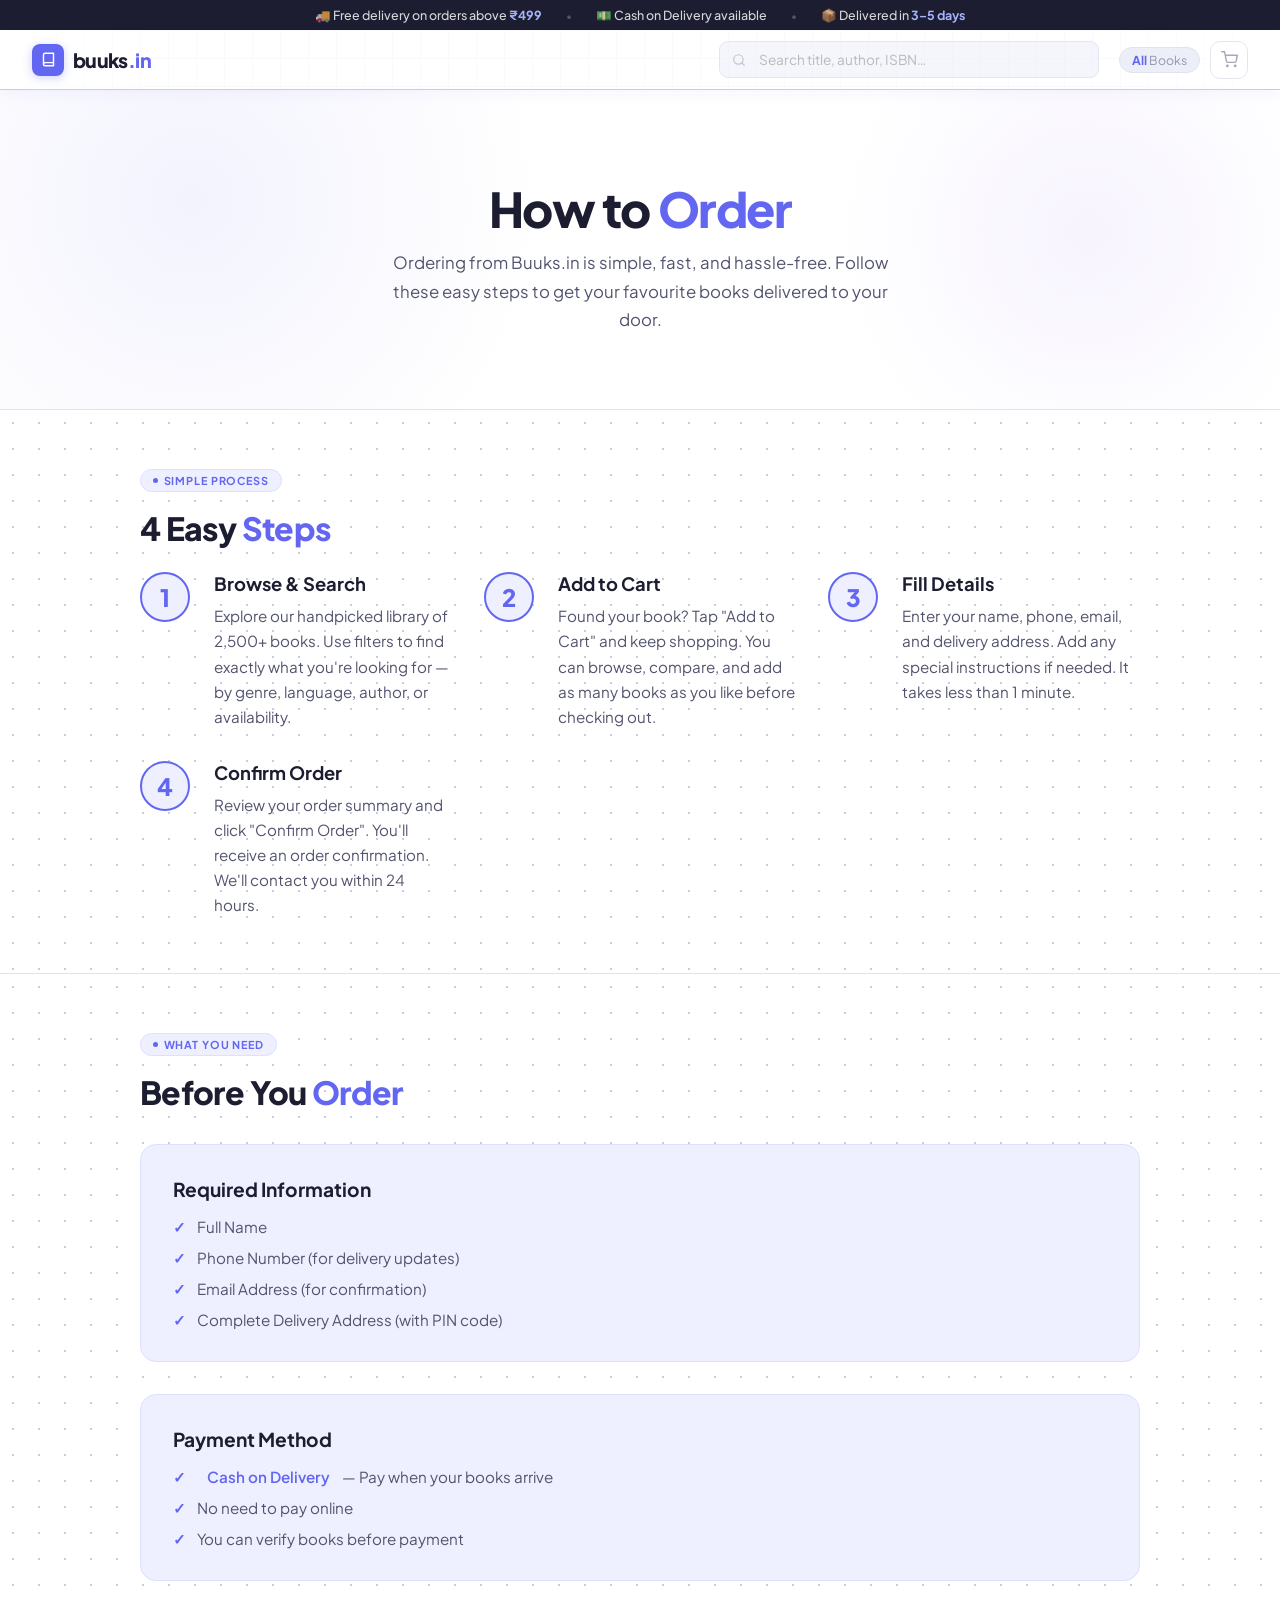
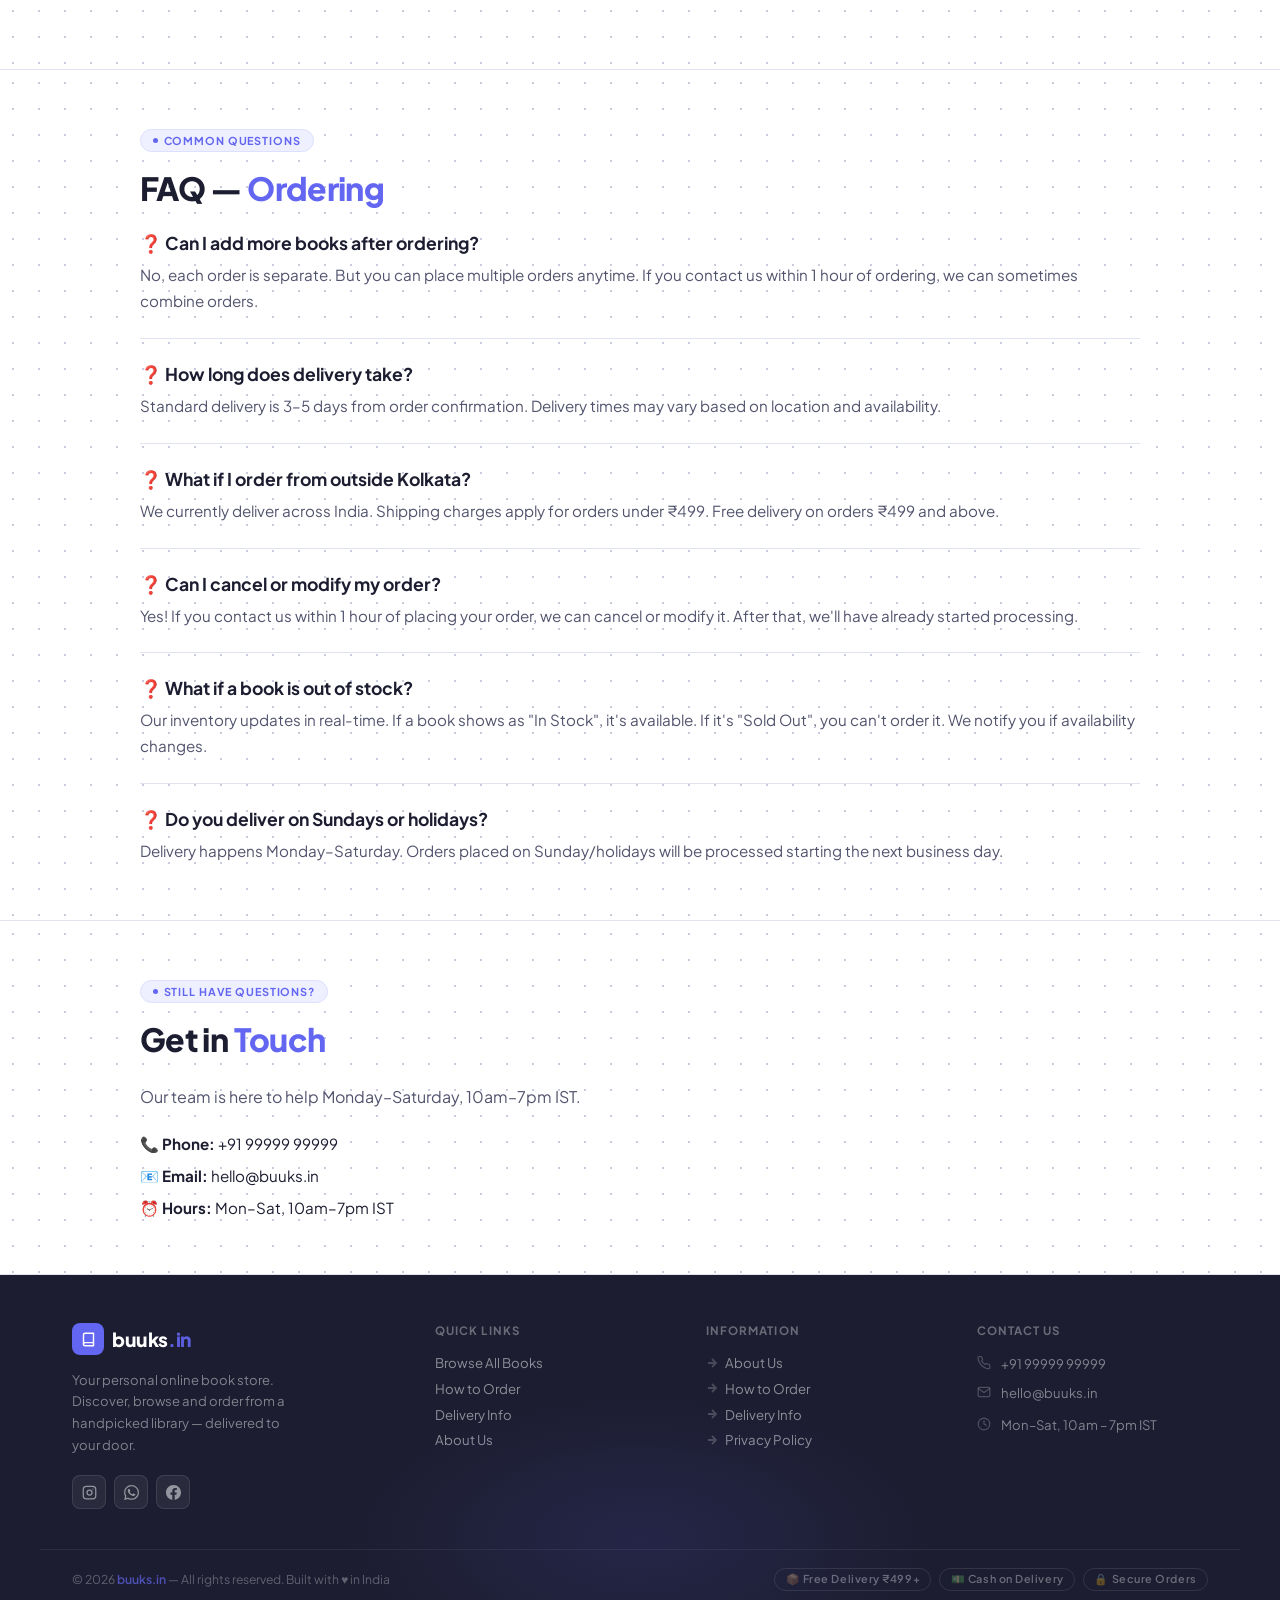
<file: pages/hOrder.html>
<!DOCTYPE html>
<html lang="en">
<head>
  <meta charset="UTF-8"/>
  <meta name="viewport" content="width=device-width, initial-scale=1.0"/>
  <title>How to Order — Buuks.in</title>
  <link href="https://fonts.googleapis.com/css2?family=Plus+Jakarta+Sans:wght@300;400;500;600;700;800&display=swap" rel="stylesheet"/>
  <!-- Google tag (gtag.js) -->
<script async src="https://www.googletagmanager.com/gtag/js?id=G-TCL7EN62YX"></script>
<script>
  window.dataLayer = window.dataLayer || [];
  function gtag(){dataLayer.push(arguments);}
  gtag('js', new Date());

  gtag('config', 'G-TCL7EN62YX');
</script>
  <style>
    :root {
      --white:     #ffffff;
      --bg:        #f5f6fd;
      --surface:   #eceef8;
      --border:    #e0e2f0;
      --border2:   #c9ccdf;
      --text:      #1c1d30;
      --text2:     #52546e;
      --text3:     #9496b2;
      --accent:    #6366f1;
      --accent-h:  #4f52e0;
      --accent-bg: #eef0ff;
      --accent-s:  #dde0ff;
      --sh-lg: 0 12px 40px rgba(28,29,48,0.13);
      --r: 12px; --r-lg: 16px;
    }

    *,*::before,*::after{box-sizing:border-box;margin:0;padding:0}
    html{scroll-behavior:smooth}
    body{font-family:'Plus Jakarta Sans',sans-serif;background-color:var(--bg);background-image:radial-gradient(var(--border2) 1.2px,transparent 1.2px);background-size:26px 26px;color:var(--text);min-height:100vh;-webkit-font-smoothing:antialiased}

    .announce-bar{background:var(--text);color:rgba(255,255,255,0.82);font-size:0.78rem;font-weight:500;text-align:center;padding:0.45rem 1rem;display:flex;align-items:center;justify-content:center;gap:1.5rem;flex-wrap:wrap;position:relative;z-index:400}
    .announce-bar strong{color:#a5b4fc}
    .ann-sep{opacity:0.3;font-size:0.65rem}
    @media(max-width:480px){.ann-sep{display:none}.announce-bar{font-size:0.72rem;gap:0.75rem;padding:0.4rem 0.75rem}}

    .topbar{background-color:var(--white);background-image:linear-gradient(var(--border) 1px, transparent 1px),linear-gradient(90deg, var(--border) 1px, transparent 1px);background-size:28px 28px;border-bottom:1.5px solid var(--border2);position:sticky;top:0;z-index:300;height:60px;display:flex;align-items:center;padding:0 2rem;gap:1.25rem;box-shadow:0 2px 16px rgba(99,102,241,0.07)}
    .topbar::before{content:'';position:absolute;inset:0;pointer-events:none;background:linear-gradient(90deg,rgba(255,255,255,0.97) 0%,rgba(255,255,255,0.82) 14%,rgba(255,255,255,0.82) 86%,rgba(255,255,255,0.97) 100%)}
    .logo{display:flex;align-items:center;gap:0.55rem;text-decoration:none;flex-shrink:0;position:relative;z-index:1}
    .logo-icon{width:32px;height:32px;background:var(--accent);border-radius:8px;display:grid;place-items:center;color:#fff;box-shadow:0 2px 10px rgba(99,102,241,0.3);flex-shrink:0}
    .logo-name{font-size:1.22rem;font-weight:800;color:var(--text);letter-spacing:-0.03em}
    .logo-name span{color:var(--accent)}
    .top-search{flex:1;max-width:380px;position:relative;margin-left:auto;z-index:1}
    .top-search svg{position:absolute;left:0.8rem;top:50%;transform:translateY(-50%);color:var(--text3);pointer-events:none}
    .top-search input{width:100%;height:37px;padding:0 0.9rem 0 2.4rem;border:1.5px solid var(--border2);border-radius:9px;background:var(--surface);font-family:'Plus Jakarta Sans',sans-serif;font-size:0.855rem;color:var(--text);outline:none;transition:border-color 0.15s}
    .topbar-right{display:flex;align-items:center;gap:0.6rem;flex-shrink:0;position:relative;z-index:1}
    .top-count{font-size:0.77rem;color:var(--text3);background:var(--surface);border:1px solid var(--border);padding:0.25rem 0.75rem;border-radius:20px;white-space:nowrap}
    .top-count strong{color:var(--accent);font-weight:700}
    .cart-btn{position:relative;width:38px;height:38px;border:1.5px solid var(--border2);border-radius:10px;background:var(--white);cursor:pointer;display:grid;place-items:center;color:var(--text2);transition:all 0.15s;flex-shrink:0;z-index:1;opacity:0.5}

    footer{background:var(--text);color:rgba(255,255,255,0.55);position:relative;overflow:hidden}
    .foot-inner{max-width:1200px;margin:0 auto;padding:3rem 2rem 0;display:grid;grid-template-columns:1.4fr 1fr 1fr 1fr;gap:2.5rem}
    .foot-logo{display:flex;align-items:center;gap:0.5rem;margin-bottom:0.85rem;text-decoration:none}
    .foot-logo-icon{width:32px;height:32px;background:var(--accent);border-radius:8px;display:grid;place-items:center;flex-shrink:0}
    .foot-logo-name{font-size:1.2rem;font-weight:800;color:#fff;letter-spacing:-0.02em}
    .foot-logo-name span{color:rgba(99,102,241,0.9)}
    .foot-desc{font-size:0.82rem;line-height:1.65;color:rgba(255,255,255,0.45);max-width:220px}
    .foot-social{display:flex;gap:0.5rem;margin-top:1.25rem}
    .foot-social-btn{width:34px;height:34px;border-radius:8px;border:1px solid rgba(255,255,255,0.1);background:rgba(255,255,255,0.06);display:grid;place-items:center;color:rgba(255,255,255,0.5);text-decoration:none;transition:all 0.15s}
    .foot-social-btn:hover{background:var(--accent);border-color:var(--accent);color:#fff}
    .foot-col-title{font-size:0.72rem;font-weight:700;letter-spacing:0.09em;text-transform:uppercase;color:rgba(255,255,255,0.35);margin-bottom:1rem}
    .foot-links{display:flex;flex-direction:column;gap:0.55rem}
    .foot-link{font-size:0.83rem;color:rgba(255,255,255,0.5);text-decoration:none;transition:color 0.15s;display:flex;align-items:center;gap:0.4rem}
    .foot-link:hover{color:#fff}
    .foot-link svg{opacity:0.4;flex-shrink:0}
    .foot-contact-item{display:flex;align-items:flex-start;gap:0.6rem;font-size:0.82rem;color:rgba(255,255,255,0.45);margin-bottom:0.6rem;line-height:1.5}
    .foot-contact-item svg{flex-shrink:0;margin-top:2px;opacity:0.5}
    .foot-bottom{border-top:1px solid rgba(255,255,255,0.07);margin-top:2.5rem;padding:1.1rem 2rem;display:flex;align-items:center;justify-content:space-between;flex-wrap:wrap;gap:0.75rem;max-width:1200px;margin-inline:auto}
    .foot-copy{font-size:0.76rem;color:rgba(255,255,255,0.3)}
    .foot-copy span{color:rgba(99,102,241,0.7);font-weight:600}
    .foot-badges{display:flex;gap:0.5rem;flex-wrap:wrap}
    .foot-badge{font-size:0.68rem;font-weight:600;letter-spacing:0.05em;padding:0.22rem 0.65rem;border-radius:20px;border:1px solid rgba(255,255,255,0.1);color:rgba(255,255,255,0.35)}
    footer::before{content:'';position:absolute;bottom:-80px;left:50%;transform:translateX(-50%);width:600px;height:300px;background:radial-gradient(ellipse,rgba(99,102,241,0.12),transparent 70%);pointer-events:none}
    @media(max-width:768px){.foot-inner{grid-template-columns:1fr 1fr;gap:2rem;padding:2rem 1.25rem 0}.foot-desc{max-width:100%}.foot-bottom{padding:1rem 1.25rem;flex-direction:column;align-items:flex-start;gap:0.6rem}}
    @media(max-width:480px){.foot-inner{grid-template-columns:1fr;gap:1.5rem}}

    /* PAGE SPECIFIC */
    .page-hero{background:var(--white);border-bottom:1px solid var(--border);padding:4rem 1.5rem 3rem;text-align:center;position:relative;overflow:hidden;min-height:320px;display:flex;flex-direction:column;align-items:center;justify-content:center}
    .page-hero::before{content:'';position:absolute;inset:0;pointer-events:none;background:radial-gradient(circle 350px at 15% 35%, rgba(99,102,241,0.08), transparent),radial-gradient(circle 250px at 85% 45%, rgba(139,92,246,0.07), transparent)}
    .page-hero h1{font-size:clamp(1.8rem, 5vw, 3rem);font-weight:800;color:var(--text);line-height:1.15;letter-spacing:-0.03em;position:relative;z-index:1;margin-bottom:0.8rem}
    .page-hero h1 .accent{color:var(--accent)}
    .page-hero .subtext{font-size:1.05rem;color:var(--text2);max-width:520px;line-height:1.7;position:relative;z-index:1}

    .page-section{background:var(--white);background-image:radial-gradient(var(--border2) 1.2px, transparent 1.2px);background-size:26px 26px;padding:3.5rem 1.5rem;border-bottom:1px solid var(--border)}
    .section-container{max-width:1000px;margin:0 auto}
    .section-badge{display:inline-flex;align-items:center;gap:0.35rem;background:var(--accent-bg);color:var(--accent);font-size:0.68rem;font-weight:700;letter-spacing:0.08em;text-transform:uppercase;padding:0.25rem 0.75rem;border-radius:20px;border:1px solid var(--accent-s);margin-bottom:1rem}
    .section-badge span{width:5px;height:5px;background:var(--accent);border-radius:50%;display:inline-block}
    .section-title{font-size:2rem;font-weight:800;color:var(--text);margin-bottom:1.5rem;letter-spacing:-0.02em}
    .section-title .accent{color:var(--accent)}

    .steps-grid{display:grid;grid-template-columns:repeat(auto-fit, minmax(300px, 1fr));gap:2rem}
    .step-card{display:flex;gap:1.5rem}
    .step-num{width:50px;height:50px;background:var(--accent-bg);border:2px solid var(--accent);border-radius:50%;display:flex;align-items:center;justify-content:center;color:var(--accent);font-weight:800;font-size:1.5rem;flex-shrink:0}
    .step-content h3{font-size:1.15rem;font-weight:700;color:var(--text);margin-bottom:0.5rem}
    .step-content p{font-size:0.95rem;color:var(--text2);line-height:1.65}

    .info-section{background:var(--accent-bg);border:1px solid var(--accent-s);border-radius:var(--r-lg);padding:2rem;margin:2rem 0}
    .info-section h3{font-size:1.2rem;font-weight:700;color:var(--text);margin-bottom:1rem}
    .info-section ul{list-style:none;display:flex;flex-direction:column;gap:0.75rem}
    .info-section li{font-size:0.95rem;color:var(--text2);padding-left:1.5rem;position:relative}
    .info-section li::before{content:'✓';position:absolute;left:0;color:var(--accent);font-weight:700}

    .faq-item{margin-bottom:1.5rem;padding-bottom:1.5rem;border-bottom:1px solid var(--border)}
    .faq-item:last-child{border-bottom:none;margin-bottom:0;padding-bottom:0}
    .faq-q{font-size:1.1rem;font-weight:700;color:var(--text);margin-bottom:0.5rem;display:flex;align-items:center;gap:0.5rem}
    .faq-a{font-size:0.95rem;color:var(--text2);line-height:1.7}

    .highlight{background:var(--accent-bg);padding:0.2rem 0.6rem;border-radius:6px;color:var(--accent);font-weight:600}

    @media(max-width:768px){
      .page-section{padding:2.5rem 1rem}
      .section-title{font-size:1.7rem}
      .steps-grid{grid-template-columns:1fr}
    }
    @media(max-width:480px){
      .page-hero h1{font-size:1.6rem}
      .page-hero .subtext{font-size:0.95rem}
    }
  </style>
</head>
<body>

<div class="announce-bar">
  <span>🚚 Free delivery on orders above <strong>₹499</strong></span>
  <span class="ann-sep">•</span>
  <span>💵 Cash on Delivery available</span>
  <span class="ann-sep">•</span>
  <span>📦 Delivered in <strong>3–5 days</strong></span>
</div>

<header class="topbar">
  <a class="logo" href="../index.html">
    <div class="logo-icon">
      <svg width="15" height="15" viewBox="0 0 24 24" fill="none" stroke="currentColor" stroke-width="2.3" stroke-linecap="round" stroke-linejoin="round"><path d="M4 19.5A2.5 2.5 0 0 1 6.5 17H20"/><path d="M6.5 2H20v20H6.5A2.5 2.5 0 0 1 4 19.5v-15A2.5 2.5 0 0 1 6.5 2z"/></svg>
    </div>
    <span class="logo-name">buuks<span>.in</span></span>
  </a>
  <div class="top-search">
    <svg width="14" height="14" viewBox="0 0 24 24" fill="none" stroke="currentColor" stroke-width="2" stroke-linecap="round" stroke-linejoin="round"><circle cx="11" cy="11" r="8"/><line x1="21" y1="21" x2="16.65" y2="16.65"/></svg>
    <input type="search" placeholder="Search title, author, ISBN…" disabled style="cursor:not-allowed;opacity:0.5"/>
  </div>
  <div class="topbar-right">
    <div class="top-count"><strong>All</strong> Books</div>
    <button class="cart-btn" title="View Cart" style="cursor:not-allowed">
      <svg width="17" height="17" viewBox="0 0 24 24" fill="none" stroke="currentColor" stroke-width="2" stroke-linecap="round" stroke-linejoin="round"><circle cx="9" cy="21" r="1"/><circle cx="20" cy="21" r="1"/><path d="M1 1h4l2.68 13.39a2 2 0 0 0 2 1.61h9.72a2 2 0 0 0 2-1.61L23 6H6"/></svg>
    </button>
  </div>
</header>

<section class="page-hero">
  <h1>How to <span class="accent">Order</span></h1>
  <p class="subtext">Ordering from Buuks.in is simple, fast, and hassle-free. Follow these easy steps to get your favourite books delivered to your door.</p>
</section>

<section class="page-section">
  <div class="section-container">
    <div class="section-badge"><span></span>Simple Process</div>
    <h2 class="section-title">4 Easy <span class="accent">Steps</span></h2>
    
    <div class="steps-grid">
      <div class="step-card">
        <div class="step-num">1</div>
        <div class="step-content">
          <h3>Browse & Search</h3>
          <p>Explore our handpicked library of 2,500+ books. Use filters to find exactly what you're looking for — by genre, language, author, or availability.</p>
        </div>
      </div>
      
      <div class="step-card">
        <div class="step-num">2</div>
        <div class="step-content">
          <h3>Add to Cart</h3>
          <p>Found your book? Tap "Add to Cart" and keep shopping. You can browse, compare, and add as many books as you like before checking out.</p>
        </div>
      </div>
      
      <div class="step-card">
        <div class="step-num">3</div>
        <div class="step-content">
          <h3>Fill Details</h3>
          <p>Enter your name, phone, email, and delivery address. Add any special instructions if needed. It takes less than 1 minute.</p>
        </div>
      </div>
      
      <div class="step-card">
        <div class="step-num">4</div>
        <div class="step-content">
          <h3>Confirm Order</h3>
          <p>Review your order summary and click "Confirm Order". You'll receive an order confirmation. We'll contact you within 24 hours.</p>
        </div>
      </div>
    </div>
  </div>
</section>

<section class="page-section">
  <div class="section-container">
    <div class="section-badge"><span></span>What You Need</div>
    <h2 class="section-title">Before You <span class="accent">Order</span></h2>
    
    <div class="info-section">
      <h3>Required Information</h3>
      <ul>
        <li>Full Name</li>
        <li>Phone Number (for delivery updates)</li>
        <li>Email Address (for confirmation)</li>
        <li>Complete Delivery Address (with PIN code)</li>
      </ul>
    </div>

    <div class="info-section">
      <h3>Payment Method</h3>
      <ul>
        <li><span class="highlight">Cash on Delivery</span> — Pay when your books arrive</li>
        <li>No need to pay online</li>
        <li>You can verify books before payment</li>
      </ul>
    </div>
  </div>
</section>

<section class="page-section">
  <div class="section-container">
    <div class="section-badge"><span></span>Common Questions</div>
    <h2 class="section-title">FAQ — <span class="accent">Ordering</span></h2>
    
    <div class="faq-item">
      <div class="faq-q">❓ Can I add more books after ordering?</div>
      <div class="faq-a">No, each order is separate. But you can place multiple orders anytime. If you contact us within 1 hour of ordering, we can sometimes combine orders.</div>
    </div>
    
    <div class="faq-item">
      <div class="faq-q">❓ How long does delivery take?</div>
      <div class="faq-a">Standard delivery is 3–5 days from order confirmation. Delivery times may vary based on location and availability.</div>
    </div>
    
    <div class="faq-item">
      <div class="faq-q">❓ What if I order from outside Kolkata?</div>
      <div class="faq-a">We currently deliver across India. Shipping charges apply for orders under ₹499. Free delivery on orders ₹499 and above.</div>
    </div>
    
    <div class="faq-item">
      <div class="faq-q">❓ Can I cancel or modify my order?</div>
      <div class="faq-a">Yes! If you contact us within 1 hour of placing your order, we can cancel or modify it. After that, we'll have already started processing.</div>
    </div>
    
    <div class="faq-item">
      <div class="faq-q">❓ What if a book is out of stock?</div>
      <div class="faq-a">Our inventory updates in real-time. If a book shows as "In Stock", it's available. If it's "Sold Out", you can't order it. We notify you if availability changes.</div>
    </div>
    
    <div class="faq-item">
      <div class="faq-q">❓ Do you deliver on Sundays or holidays?</div>
      <div class="faq-a">Delivery happens Monday–Saturday. Orders placed on Sunday/holidays will be processed starting the next business day.</div>
    </div>
  </div>
</section>

<section class="page-section">
  <div class="section-container">
    <div class="section-badge"><span></span>Still Have Questions?</div>
    <h2 class="section-title">Get in <span class="accent">Touch</span></h2>
    <p style="font-size:1rem;color:var(--text2);line-height:1.7;margin-bottom:1.5rem;">Our team is here to help Monday–Saturday, 10am–7pm IST.</p>
    <div style="display:flex;flex-direction:column;gap:0.75rem;font-size:0.95rem;color:var(--text);">
      <div><strong>📞 Phone:</strong> +91 99999 99999</div>
      <div><strong>📧 Email:</strong> hello@buuks.in</div>
      <div><strong>⏰ Hours:</strong> Mon–Sat, 10am–7pm IST</div>
    </div>
  </div>
</section>

<footer>
  <div class="foot-inner">
    <div class="foot-brand-col">
      <a class="foot-logo" href="../index.html">
        <div class="foot-logo-icon">
          <svg width="15" height="15" viewBox="0 0 24 24" fill="none" stroke="#fff" stroke-width="2.3" stroke-linecap="round" stroke-linejoin="round"><path d="M4 19.5A2.5 2.5 0 0 1 6.5 17H20"/><path d="M6.5 2H20v20H6.5A2.5 2.5 0 0 1 4 19.5v-15A2.5 2.5 0 0 1 6.5 2z"/></svg>
        </div>
        <span class="foot-logo-name">buuks<span>.in</span></span>
      </a>
      <p class="foot-desc">Your personal online book store. Discover, browse and order from a handpicked library — delivered to your door.</p>
      <div class="foot-social">
        <a href="#" class="foot-social-btn" title="Instagram">
          <svg width="15" height="15" viewBox="0 0 24 24" fill="none" stroke="currentColor" stroke-width="2" stroke-linecap="round" stroke-linejoin="round"><rect x="2" y="2" width="20" height="20" rx="5"/><circle cx="12" cy="12" r="4"/><circle cx="17.5" cy="6.5" r="1" fill="currentColor" stroke="none"/></svg>
        </a>
        <a href="#" class="foot-social-btn" title="WhatsApp">
          <svg width="15" height="15" viewBox="0 0 24 24" fill="currentColor"><path d="M17.472 14.382c-.297-.149-1.758-.867-2.03-.967-.273-.099-.471-.148-.67.15-.197.297-.767.966-.94 1.164-.173.199-.347.223-.644.075-.297-.15-1.255-.463-2.39-1.475-.883-.788-1.48-1.761-1.653-2.059-.173-.297-.018-.458.13-.606.134-.133.298-.347.446-.52.149-.174.198-.298.298-.497.099-.198.05-.371-.025-.52-.075-.149-.669-1.612-.916-2.207-.242-.579-.487-.5-.669-.51-.173-.008-.371-.01-.57-.01-.198 0-.52.074-.792.372-.272.297-1.04 1.016-1.04 2.479 0 1.462 1.065 2.875 1.213 3.074.149.198 2.096 3.2 5.077 4.487.709.306 1.262.489 1.694.625.712.227 1.36.195 1.871.118.571-.085 1.758-.719 2.006-1.413.248-.694.248-1.289.173-1.413-.074-.124-.272-.198-.57-.347m-5.421 7.403h-.004a9.87 9.87 0 0 1-5.031-1.378l-.361-.214-3.741.982.998-3.648-.235-.374a9.86 9.86 0 0 1-1.51-5.26c.001-5.45 4.436-9.884 9.888-9.884 2.64 0 5.122 1.03 6.988 2.898a9.825 9.825 0 0 1 2.893 6.994c-.003 5.45-4.437 9.884-9.885 9.884m8.413-18.297A11.815 11.815 0 0 0 12.05 0C5.495 0 .16 5.335.157 11.892c0 2.096.547 4.142 1.588 5.945L.057 24l6.305-1.654a11.882 11.882 0 0 0 5.683 1.448h.005c6.554 0 11.89-5.335 11.893-11.893a11.821 11.821 0 0 0-3.48-8.413Z"/></svg>
        </a>
        <a href="#" class="foot-social-btn" title="Facebook">
          <svg width="15" height="15" viewBox="0 0 24 24" fill="currentColor"><path d="M24 12.073c0-6.627-5.373-12-12-12s-12 5.373-12 12c0 5.99 4.388 10.954 10.125 11.854v-8.385H7.078v-3.47h3.047V9.43c0-3.007 1.792-4.669 4.533-4.669 1.312 0 2.686.235 2.686.235v2.953H15.83c-1.491 0-1.956.925-1.956 1.874v2.25h3.328l-.532 3.47h-2.796v8.385C19.612 23.027 24 18.062 24 12.073z"/></svg>
        </a>
      </div>
    </div>
    <div>
      <div class="foot-col-title">Quick Links</div>
      <div class="foot-links">
        <a href="../index.html" class="foot-link">Browse All Books</a>
        <a href="how-to-order.html" class="foot-link">How to Order</a>
        <a href="delivery-info.html" class="foot-link">Delivery Info</a>
        <a href="about.html" class="foot-link">About Us</a>
      </div>
    </div>
    <!-- Info -->
    <div>
      <div class="foot-col-title">Information</div>
      <div class="foot-links">
        <a href="/pages/about.html" class="foot-link">
          <svg width="12" height="12" viewBox="0 0 12 12" fill="none" stroke="currentColor" stroke-width="1.8"><path d="M2 6h8M6 2l4 4-4 4"/></svg>
          About Us
        </a>
        <a href="/pages/hOrder.html" class="foot-link">
          <svg width="12" height="12" viewBox="0 0 12 12" fill="none" stroke="currentColor" stroke-width="1.8"><path d="M2 6h8M6 2l4 4-4 4"/></svg>
          How to Order
        </a>
        <a href="/pages/delivery.html" class="foot-link">
          <svg width="12" height="12" viewBox="0 0 12 12" fill="none" stroke="currentColor" stroke-width="1.8"><path d="M2 6h8M6 2l4 4-4 4"/></svg>
          Delivery Info
        </a>
        <a href="/pages/pPolicy.html" class="foot-link">
          <svg width="12" height="12" viewBox="0 0 12 12" fill="none" stroke="currentColor" stroke-width="1.8"><path d="M2 6h8M6 2l4 4-4 4"/></svg>
          Privacy Policy
        </a>
      </div>
    </div>
    <div>
      <div class="foot-col-title">Contact Us</div>
      <div class="foot-contact-item">
        <svg width="14" height="14" viewBox="0 0 24 24" fill="none" stroke="currentColor" stroke-width="2" stroke-linecap="round" stroke-linejoin="round"><path d="M22 16.92v3a2 2 0 0 1-2.18 2 19.79 19.79 0 0 1-8.63-3.07A19.5 19.5 0 0 1 4.69 12 19.79 19.79 0 0 1 1.61 3.18 2 2 0 0 1 3.6 1h3a2 2 0 0 1 2 1.72c.127.96.361 1.903.7 2.81a2 2 0 0 1-.45 2.11L7.91 8.6a16 16 0 0 0 6 6l.91-.91a2 2 0 0 1 2.11-.45c.907.339 1.85.573 2.81.7A2 2 0 0 1 21.73 16z"/></svg>
        <span>+91 99999 99999</span>
      </div>
      <div class="foot-contact-item">
        <svg width="14" height="14" viewBox="0 0 24 24" fill="none" stroke="currentColor" stroke-width="2" stroke-linecap="round" stroke-linejoin="round"><path d="M4 4h16c1.1 0 2 .9 2 2v12c0 1.1-.9 2-2 2H4c-1.1 0-2-.9-2-2V6c0-1.1.9-2 2-2z"/><polyline points="22,6 12,13 2,6"/></svg>
        <span>hello@buuks.in</span>
      </div>
      <div class="foot-contact-item" style="margin-top:0.75rem">
        <svg width="14" height="14" viewBox="0 0 24 24" fill="none" stroke="currentColor" stroke-width="2" stroke-linecap="round" stroke-linejoin="round"><circle cx="12" cy="12" r="10"/><polyline points="12 6 12 12 16 14"/></svg>
        <span>Mon–Sat, 10am – 7pm IST</span>
      </div>
    </div>
  </div>
  <div class="foot-bottom">
    <div class="foot-copy">© 2026 <span>buuks.in</span> — All rights reserved. Built with ♥ in India</div>
    <div class="foot-badges">
      <span class="foot-badge">📦 Free Delivery ₹499+</span>
      <span class="foot-badge">💵 Cash on Delivery</span>
      <span class="foot-badge">🔒 Secure Orders</span>
    </div>
  </div>
</footer>

</body>
</html>
</file>
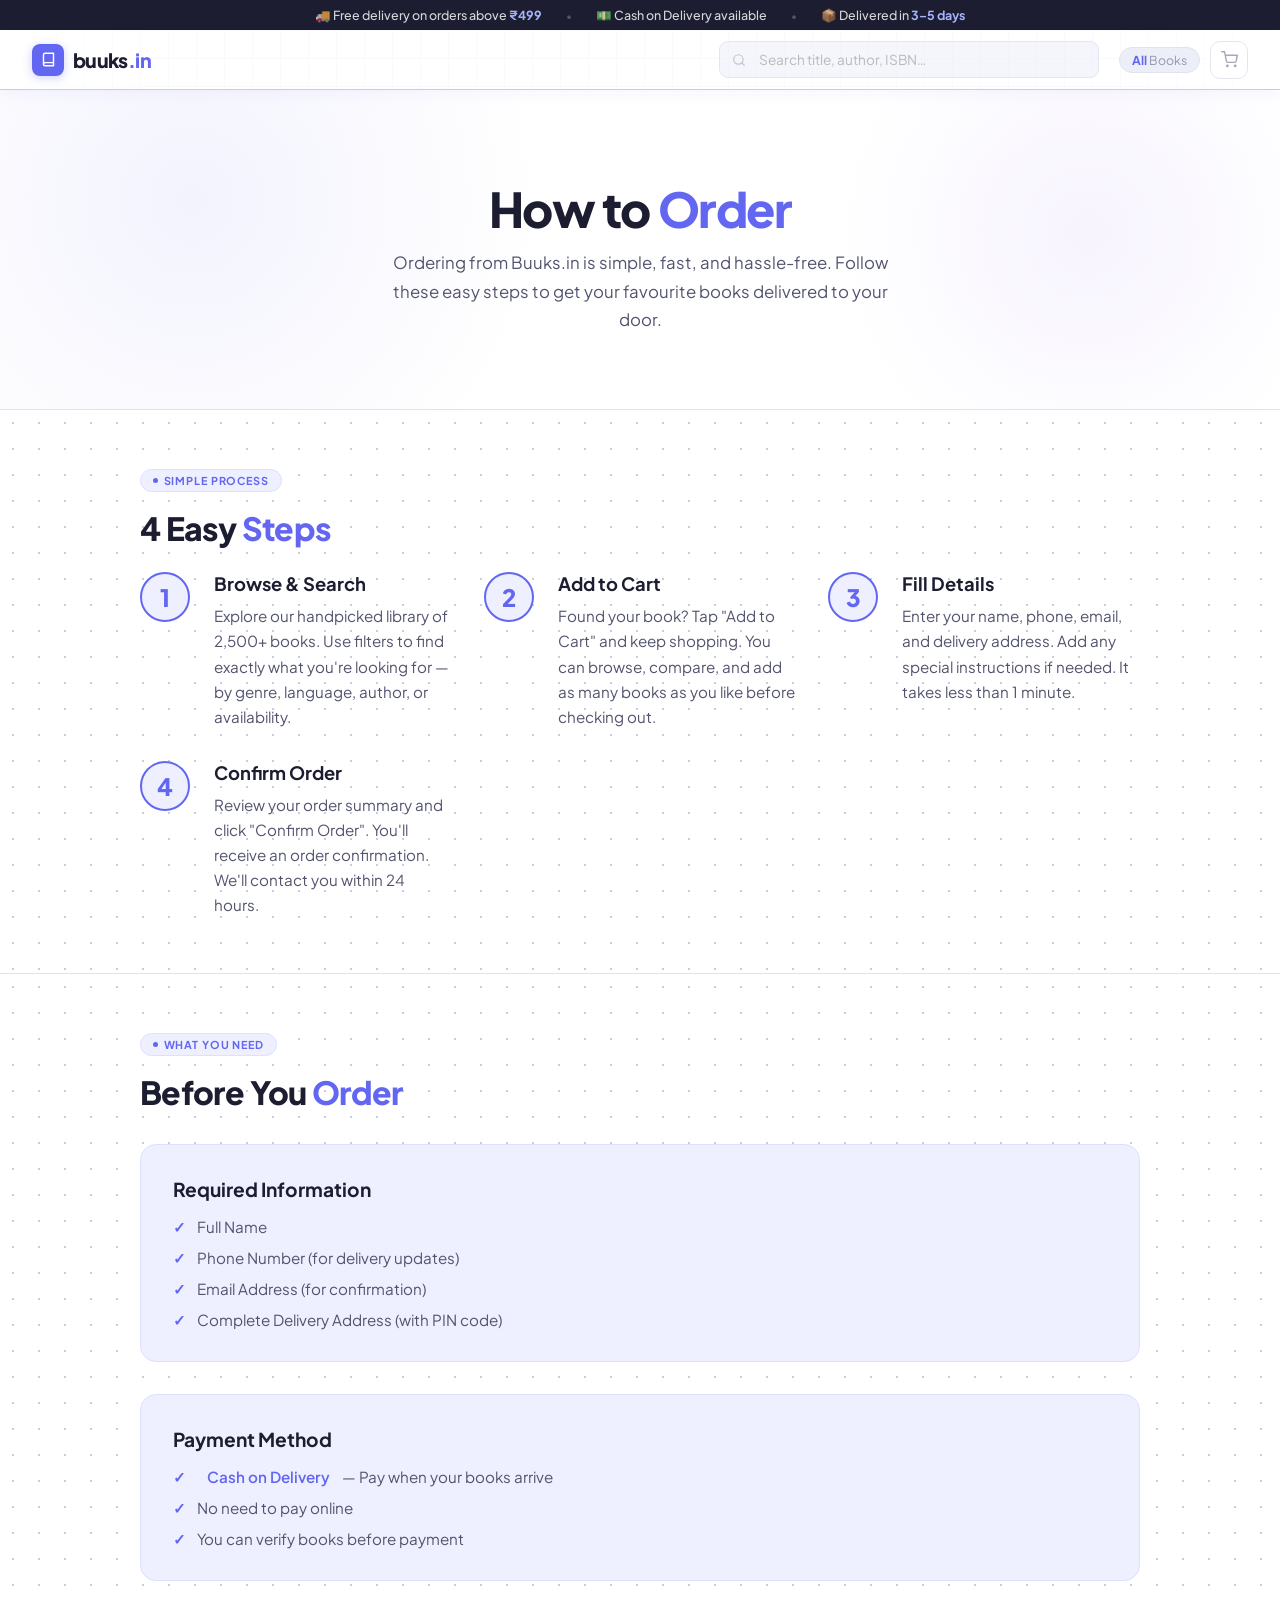
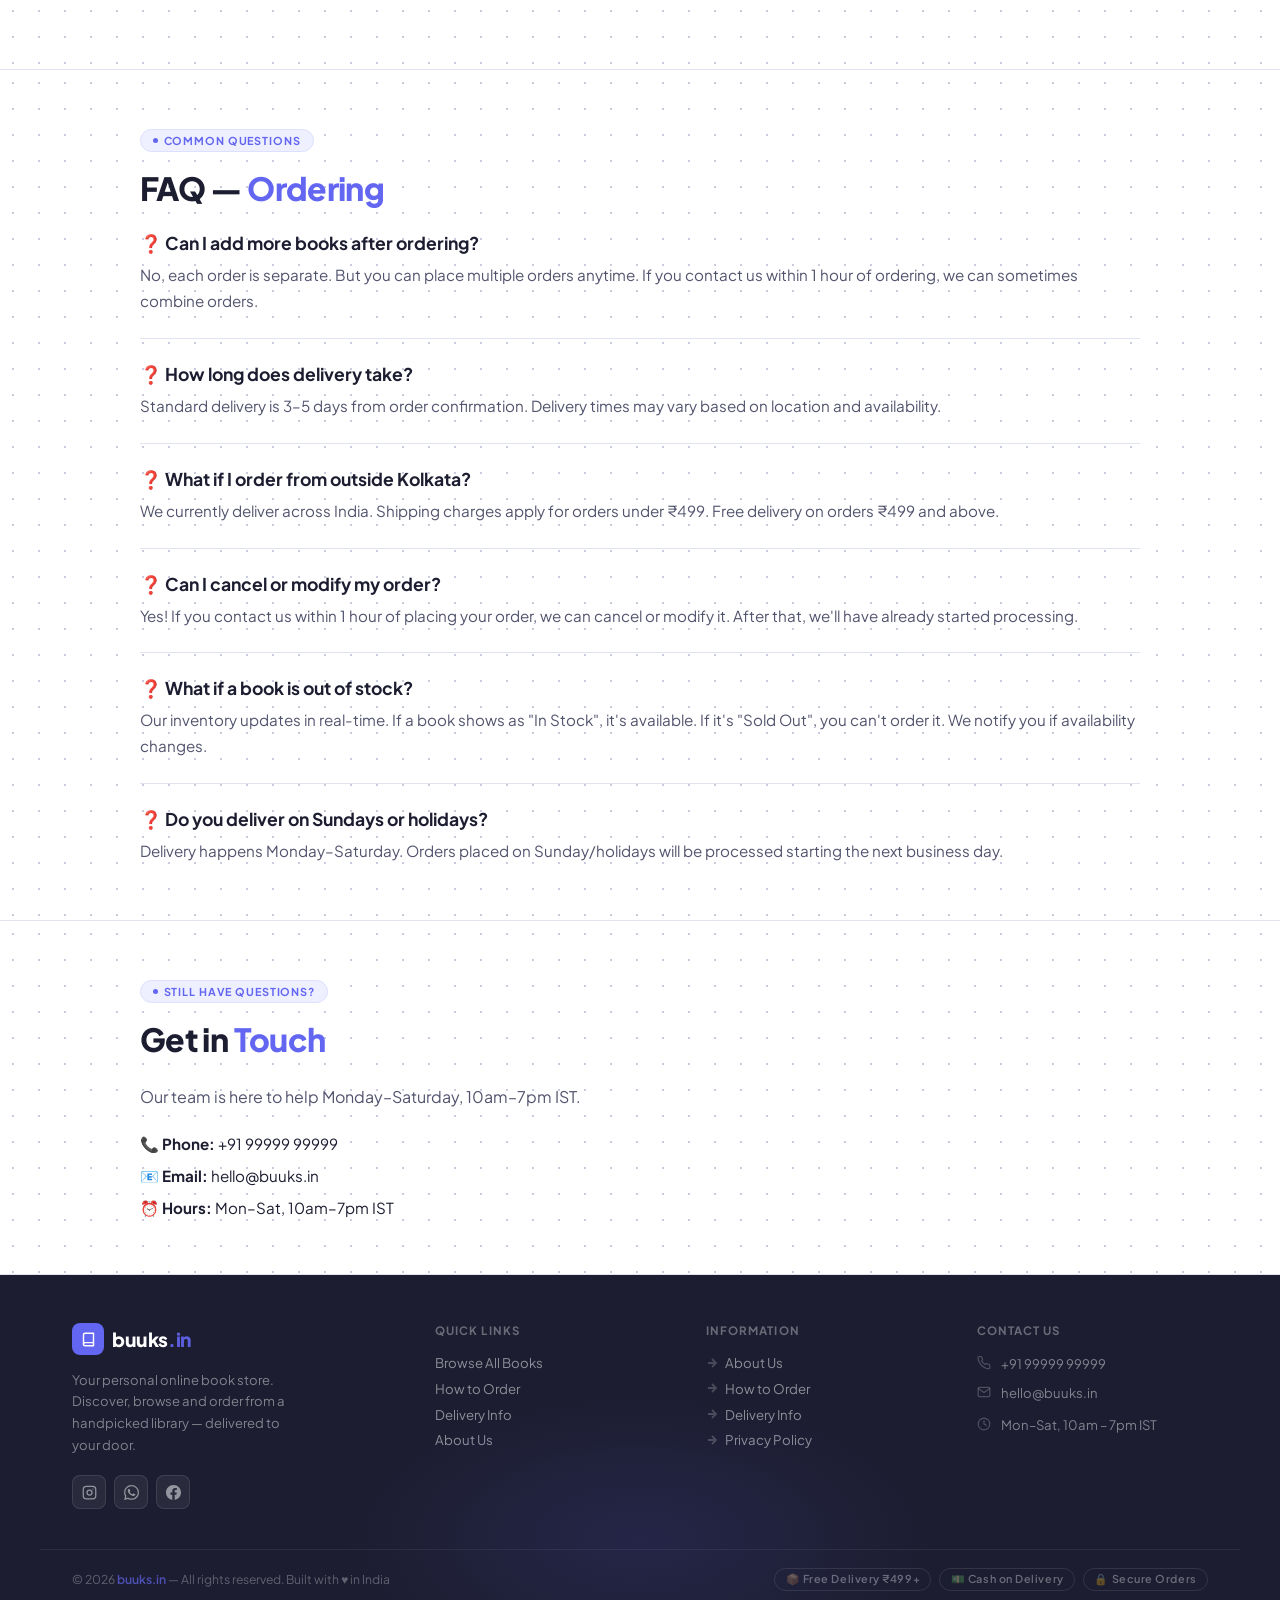
<file: pages/how_to_order.html>
<!DOCTYPE html>
<html lang="en">
<head>
  <meta charset="UTF-8"/>
  <meta name="viewport" content="width=device-width, initial-scale=1.0"/>
  <title>How to Order — Buuks.in</title>
  <link href="https://fonts.googleapis.com/css2?family=Plus+Jakarta+Sans:wght@300;400;500;600;700;800&display=swap" rel="stylesheet"/>
  <style>
    :root {
      --white:     #ffffff;
      --bg:        #f5f6fd;
      --surface:   #eceef8;
      --border:    #e0e2f0;
      --border2:   #c9ccdf;
      --text:      #1c1d30;
      --text2:     #52546e;
      --text3:     #9496b2;
      --accent:    #6366f1;
      --accent-h:  #4f52e0;
      --accent-bg: #eef0ff;
      --accent-s:  #dde0ff;
      --sh-lg: 0 12px 40px rgba(28,29,48,0.13);
      --r: 12px; --r-lg: 16px;
    }

    *,*::before,*::after{box-sizing:border-box;margin:0;padding:0}
    html{scroll-behavior:smooth}
    body{font-family:'Plus Jakarta Sans',sans-serif;background-color:var(--bg);background-image:radial-gradient(var(--border2) 1.2px,transparent 1.2px);background-size:26px 26px;color:var(--text);min-height:100vh;-webkit-font-smoothing:antialiased}

    .announce-bar{background:var(--text);color:rgba(255,255,255,0.82);font-size:0.78rem;font-weight:500;text-align:center;padding:0.45rem 1rem;display:flex;align-items:center;justify-content:center;gap:1.5rem;flex-wrap:wrap;position:relative;z-index:400}
    .announce-bar strong{color:#a5b4fc}
    .ann-sep{opacity:0.3;font-size:0.65rem}
    @media(max-width:480px){.ann-sep{display:none}.announce-bar{font-size:0.72rem;gap:0.75rem;padding:0.4rem 0.75rem}}

    .topbar{background-color:var(--white);background-image:linear-gradient(var(--border) 1px, transparent 1px),linear-gradient(90deg, var(--border) 1px, transparent 1px);background-size:28px 28px;border-bottom:1.5px solid var(--border2);position:sticky;top:0;z-index:300;height:60px;display:flex;align-items:center;padding:0 2rem;gap:1.25rem;box-shadow:0 2px 16px rgba(99,102,241,0.07)}
    .topbar::before{content:'';position:absolute;inset:0;pointer-events:none;background:linear-gradient(90deg,rgba(255,255,255,0.97) 0%,rgba(255,255,255,0.82) 14%,rgba(255,255,255,0.82) 86%,rgba(255,255,255,0.97) 100%)}
    .logo{display:flex;align-items:center;gap:0.55rem;text-decoration:none;flex-shrink:0;position:relative;z-index:1}
    .logo-icon{width:32px;height:32px;background:var(--accent);border-radius:8px;display:grid;place-items:center;color:#fff;box-shadow:0 2px 10px rgba(99,102,241,0.3);flex-shrink:0}
    .logo-name{font-size:1.22rem;font-weight:800;color:var(--text);letter-spacing:-0.03em}
    .logo-name span{color:var(--accent)}
    .top-search{flex:1;max-width:380px;position:relative;margin-left:auto;z-index:1}
    .top-search svg{position:absolute;left:0.8rem;top:50%;transform:translateY(-50%);color:var(--text3);pointer-events:none}
    .top-search input{width:100%;height:37px;padding:0 0.9rem 0 2.4rem;border:1.5px solid var(--border2);border-radius:9px;background:var(--surface);font-family:'Plus Jakarta Sans',sans-serif;font-size:0.855rem;color:var(--text);outline:none;transition:border-color 0.15s}
    .topbar-right{display:flex;align-items:center;gap:0.6rem;flex-shrink:0;position:relative;z-index:1}
    .top-count{font-size:0.77rem;color:var(--text3);background:var(--surface);border:1px solid var(--border);padding:0.25rem 0.75rem;border-radius:20px;white-space:nowrap}
    .top-count strong{color:var(--accent);font-weight:700}
    .cart-btn{position:relative;width:38px;height:38px;border:1.5px solid var(--border2);border-radius:10px;background:var(--white);cursor:pointer;display:grid;place-items:center;color:var(--text2);transition:all 0.15s;flex-shrink:0;z-index:1;opacity:0.5}

    footer{background:var(--text);color:rgba(255,255,255,0.55);position:relative;overflow:hidden}
    .foot-inner{max-width:1200px;margin:0 auto;padding:3rem 2rem 0;display:grid;grid-template-columns:1.4fr 1fr 1fr 1fr;gap:2.5rem}
    .foot-logo{display:flex;align-items:center;gap:0.5rem;margin-bottom:0.85rem;text-decoration:none}
    .foot-logo-icon{width:32px;height:32px;background:var(--accent);border-radius:8px;display:grid;place-items:center;flex-shrink:0}
    .foot-logo-name{font-size:1.2rem;font-weight:800;color:#fff;letter-spacing:-0.02em}
    .foot-logo-name span{color:rgba(99,102,241,0.9)}
    .foot-desc{font-size:0.82rem;line-height:1.65;color:rgba(255,255,255,0.45);max-width:220px}
    .foot-social{display:flex;gap:0.5rem;margin-top:1.25rem}
    .foot-social-btn{width:34px;height:34px;border-radius:8px;border:1px solid rgba(255,255,255,0.1);background:rgba(255,255,255,0.06);display:grid;place-items:center;color:rgba(255,255,255,0.5);text-decoration:none;transition:all 0.15s}
    .foot-social-btn:hover{background:var(--accent);border-color:var(--accent);color:#fff}
    .foot-col-title{font-size:0.72rem;font-weight:700;letter-spacing:0.09em;text-transform:uppercase;color:rgba(255,255,255,0.35);margin-bottom:1rem}
    .foot-links{display:flex;flex-direction:column;gap:0.55rem}
    .foot-link{font-size:0.83rem;color:rgba(255,255,255,0.5);text-decoration:none;transition:color 0.15s;display:flex;align-items:center;gap:0.4rem}
    .foot-link:hover{color:#fff}
    .foot-link svg{opacity:0.4;flex-shrink:0}
    .foot-contact-item{display:flex;align-items:flex-start;gap:0.6rem;font-size:0.82rem;color:rgba(255,255,255,0.45);margin-bottom:0.6rem;line-height:1.5}
    .foot-contact-item svg{flex-shrink:0;margin-top:2px;opacity:0.5}
    .foot-bottom{border-top:1px solid rgba(255,255,255,0.07);margin-top:2.5rem;padding:1.1rem 2rem;display:flex;align-items:center;justify-content:space-between;flex-wrap:wrap;gap:0.75rem;max-width:1200px;margin-inline:auto}
    .foot-copy{font-size:0.76rem;color:rgba(255,255,255,0.3)}
    .foot-copy span{color:rgba(99,102,241,0.7);font-weight:600}
    .foot-badges{display:flex;gap:0.5rem;flex-wrap:wrap}
    .foot-badge{font-size:0.68rem;font-weight:600;letter-spacing:0.05em;padding:0.22rem 0.65rem;border-radius:20px;border:1px solid rgba(255,255,255,0.1);color:rgba(255,255,255,0.35)}
    footer::before{content:'';position:absolute;bottom:-80px;left:50%;transform:translateX(-50%);width:600px;height:300px;background:radial-gradient(ellipse,rgba(99,102,241,0.12),transparent 70%);pointer-events:none}
    @media(max-width:768px){.foot-inner{grid-template-columns:1fr 1fr;gap:2rem;padding:2rem 1.25rem 0}.foot-desc{max-width:100%}.foot-bottom{padding:1rem 1.25rem;flex-direction:column;align-items:flex-start;gap:0.6rem}}
    @media(max-width:480px){.foot-inner{grid-template-columns:1fr;gap:1.5rem}}

    /* PAGE SPECIFIC */
    .page-hero{background:var(--white);border-bottom:1px solid var(--border);padding:4rem 1.5rem 3rem;text-align:center;position:relative;overflow:hidden;min-height:320px;display:flex;flex-direction:column;align-items:center;justify-content:center}
    .page-hero::before{content:'';position:absolute;inset:0;pointer-events:none;background:radial-gradient(circle 350px at 15% 35%, rgba(99,102,241,0.08), transparent),radial-gradient(circle 250px at 85% 45%, rgba(139,92,246,0.07), transparent)}
    .page-hero h1{font-size:clamp(1.8rem, 5vw, 3rem);font-weight:800;color:var(--text);line-height:1.15;letter-spacing:-0.03em;position:relative;z-index:1;margin-bottom:0.8rem}
    .page-hero h1 .accent{color:var(--accent)}
    .page-hero .subtext{font-size:1.05rem;color:var(--text2);max-width:520px;line-height:1.7;position:relative;z-index:1}

    .page-section{background:var(--white);background-image:radial-gradient(var(--border2) 1.2px, transparent 1.2px);background-size:26px 26px;padding:3.5rem 1.5rem;border-bottom:1px solid var(--border)}
    .section-container{max-width:1000px;margin:0 auto}
    .section-badge{display:inline-flex;align-items:center;gap:0.35rem;background:var(--accent-bg);color:var(--accent);font-size:0.68rem;font-weight:700;letter-spacing:0.08em;text-transform:uppercase;padding:0.25rem 0.75rem;border-radius:20px;border:1px solid var(--accent-s);margin-bottom:1rem}
    .section-badge span{width:5px;height:5px;background:var(--accent);border-radius:50%;display:inline-block}
    .section-title{font-size:2rem;font-weight:800;color:var(--text);margin-bottom:1.5rem;letter-spacing:-0.02em}
    .section-title .accent{color:var(--accent)}

    .steps-grid{display:grid;grid-template-columns:repeat(auto-fit, minmax(300px, 1fr));gap:2rem}
    .step-card{display:flex;gap:1.5rem}
    .step-num{width:50px;height:50px;background:var(--accent-bg);border:2px solid var(--accent);border-radius:50%;display:flex;align-items:center;justify-content:center;color:var(--accent);font-weight:800;font-size:1.5rem;flex-shrink:0}
    .step-content h3{font-size:1.15rem;font-weight:700;color:var(--text);margin-bottom:0.5rem}
    .step-content p{font-size:0.95rem;color:var(--text2);line-height:1.65}

    .info-section{background:var(--accent-bg);border:1px solid var(--accent-s);border-radius:var(--r-lg);padding:2rem;margin:2rem 0}
    .info-section h3{font-size:1.2rem;font-weight:700;color:var(--text);margin-bottom:1rem}
    .info-section ul{list-style:none;display:flex;flex-direction:column;gap:0.75rem}
    .info-section li{font-size:0.95rem;color:var(--text2);padding-left:1.5rem;position:relative}
    .info-section li::before{content:'✓';position:absolute;left:0;color:var(--accent);font-weight:700}

    .faq-item{margin-bottom:1.5rem;padding-bottom:1.5rem;border-bottom:1px solid var(--border)}
    .faq-item:last-child{border-bottom:none;margin-bottom:0;padding-bottom:0}
    .faq-q{font-size:1.1rem;font-weight:700;color:var(--text);margin-bottom:0.5rem;display:flex;align-items:center;gap:0.5rem}
    .faq-a{font-size:0.95rem;color:var(--text2);line-height:1.7}

    .highlight{background:var(--accent-bg);padding:0.2rem 0.6rem;border-radius:6px;color:var(--accent);font-weight:600}

    @media(max-width:768px){
      .page-section{padding:2.5rem 1rem}
      .section-title{font-size:1.7rem}
      .steps-grid{grid-template-columns:1fr}
    }
    @media(max-width:480px){
      .page-hero h1{font-size:1.6rem}
      .page-hero .subtext{font-size:0.95rem}
    }
  </style>
</head>
<body>

<div class="announce-bar">
  <span>🚚 Free delivery on orders above <strong>₹499</strong></span>
  <span class="ann-sep">•</span>
  <span>💵 Cash on Delivery available</span>
  <span class="ann-sep">•</span>
  <span>📦 Delivered in <strong>3–5 days</strong></span>
</div>

<header class="topbar">
  <a class="logo" href="../index.html">
    <div class="logo-icon">
      <svg width="15" height="15" viewBox="0 0 24 24" fill="none" stroke="currentColor" stroke-width="2.3" stroke-linecap="round" stroke-linejoin="round"><path d="M4 19.5A2.5 2.5 0 0 1 6.5 17H20"/><path d="M6.5 2H20v20H6.5A2.5 2.5 0 0 1 4 19.5v-15A2.5 2.5 0 0 1 6.5 2z"/></svg>
    </div>
    <span class="logo-name">buuks<span>.in</span></span>
  </a>
  <div class="top-search">
    <svg width="14" height="14" viewBox="0 0 24 24" fill="none" stroke="currentColor" stroke-width="2" stroke-linecap="round" stroke-linejoin="round"><circle cx="11" cy="11" r="8"/><line x1="21" y1="21" x2="16.65" y2="16.65"/></svg>
    <input type="search" placeholder="Search title, author, ISBN…" disabled style="cursor:not-allowed;opacity:0.5"/>
  </div>
  <div class="topbar-right">
    <div class="top-count"><strong>All</strong> Books</div>
    <button class="cart-btn" title="View Cart" style="cursor:not-allowed">
      <svg width="17" height="17" viewBox="0 0 24 24" fill="none" stroke="currentColor" stroke-width="2" stroke-linecap="round" stroke-linejoin="round"><circle cx="9" cy="21" r="1"/><circle cx="20" cy="21" r="1"/><path d="M1 1h4l2.68 13.39a2 2 0 0 0 2 1.61h9.72a2 2 0 0 0 2-1.61L23 6H6"/></svg>
    </button>
  </div>
</header>

<section class="page-hero">
  <h1>How to <span class="accent">Order</span></h1>
  <p class="subtext">Ordering from Buuks.in is simple, fast, and hassle-free. Follow these easy steps to get your favourite books delivered to your door.</p>
</section>

<section class="page-section">
  <div class="section-container">
    <div class="section-badge"><span></span>Simple Process</div>
    <h2 class="section-title">4 Easy <span class="accent">Steps</span></h2>
    
    <div class="steps-grid">
      <div class="step-card">
        <div class="step-num">1</div>
        <div class="step-content">
          <h3>Browse & Search</h3>
          <p>Explore our handpicked library of 2,500+ books. Use filters to find exactly what you're looking for — by genre, language, author, or availability.</p>
        </div>
      </div>
      
      <div class="step-card">
        <div class="step-num">2</div>
        <div class="step-content">
          <h3>Add to Cart</h3>
          <p>Found your book? Tap "Add to Cart" and keep shopping. You can browse, compare, and add as many books as you like before checking out.</p>
        </div>
      </div>
      
      <div class="step-card">
        <div class="step-num">3</div>
        <div class="step-content">
          <h3>Fill Details</h3>
          <p>Enter your name, phone, email, and delivery address. Add any special instructions if needed. It takes less than 1 minute.</p>
        </div>
      </div>
      
      <div class="step-card">
        <div class="step-num">4</div>
        <div class="step-content">
          <h3>Confirm Order</h3>
          <p>Review your order summary and click "Confirm Order". You'll receive an order confirmation. We'll contact you within 24 hours.</p>
        </div>
      </div>
    </div>
  </div>
</section>

<section class="page-section">
  <div class="section-container">
    <div class="section-badge"><span></span>What You Need</div>
    <h2 class="section-title">Before You <span class="accent">Order</span></h2>
    
    <div class="info-section">
      <h3>Required Information</h3>
      <ul>
        <li>Full Name</li>
        <li>Phone Number (for delivery updates)</li>
        <li>Email Address (for confirmation)</li>
        <li>Complete Delivery Address (with PIN code)</li>
      </ul>
    </div>

    <div class="info-section">
      <h3>Payment Method</h3>
      <ul>
        <li><span class="highlight">Cash on Delivery</span> — Pay when your books arrive</li>
        <li>No need to pay online</li>
        <li>You can verify books before payment</li>
      </ul>
    </div>
  </div>
</section>

<section class="page-section">
  <div class="section-container">
    <div class="section-badge"><span></span>Common Questions</div>
    <h2 class="section-title">FAQ — <span class="accent">Ordering</span></h2>
    
    <div class="faq-item">
      <div class="faq-q">❓ Can I add more books after ordering?</div>
      <div class="faq-a">No, each order is separate. But you can place multiple orders anytime. If you contact us within 1 hour of ordering, we can sometimes combine orders.</div>
    </div>
    
    <div class="faq-item">
      <div class="faq-q">❓ How long does delivery take?</div>
      <div class="faq-a">Standard delivery is 3–5 days from order confirmation. Delivery times may vary based on location and availability.</div>
    </div>
    
    <div class="faq-item">
      <div class="faq-q">❓ What if I order from outside Kolkata?</div>
      <div class="faq-a">We currently deliver across India. Shipping charges apply for orders under ₹499. Free delivery on orders ₹499 and above.</div>
    </div>
    
    <div class="faq-item">
      <div class="faq-q">❓ Can I cancel or modify my order?</div>
      <div class="faq-a">Yes! If you contact us within 1 hour of placing your order, we can cancel or modify it. After that, we'll have already started processing.</div>
    </div>
    
    <div class="faq-item">
      <div class="faq-q">❓ What if a book is out of stock?</div>
      <div class="faq-a">Our inventory updates in real-time. If a book shows as "In Stock", it's available. If it's "Sold Out", you can't order it. We notify you if availability changes.</div>
    </div>
    
    <div class="faq-item">
      <div class="faq-q">❓ Do you deliver on Sundays or holidays?</div>
      <div class="faq-a">Delivery happens Monday–Saturday. Orders placed on Sunday/holidays will be processed starting the next business day.</div>
    </div>
  </div>
</section>

<section class="page-section">
  <div class="section-container">
    <div class="section-badge"><span></span>Still Have Questions?</div>
    <h2 class="section-title">Get in <span class="accent">Touch</span></h2>
    <p style="font-size:1rem;color:var(--text2);line-height:1.7;margin-bottom:1.5rem;">Our team is here to help Monday–Saturday, 10am–7pm IST.</p>
    <div style="display:flex;flex-direction:column;gap:0.75rem;font-size:0.95rem;color:var(--text);">
      <div><strong>📞 Phone:</strong> +91 99999 99999</div>
      <div><strong>📧 Email:</strong> hello@buuks.in</div>
      <div><strong>⏰ Hours:</strong> Mon–Sat, 10am–7pm IST</div>
    </div>
  </div>
</section>

<footer>
  <div class="foot-inner">
    <div class="foot-brand-col">
      <a class="foot-logo" href="../index.html">
        <div class="foot-logo-icon">
          <svg width="15" height="15" viewBox="0 0 24 24" fill="none" stroke="#fff" stroke-width="2.3" stroke-linecap="round" stroke-linejoin="round"><path d="M4 19.5A2.5 2.5 0 0 1 6.5 17H20"/><path d="M6.5 2H20v20H6.5A2.5 2.5 0 0 1 4 19.5v-15A2.5 2.5 0 0 1 6.5 2z"/></svg>
        </div>
        <span class="foot-logo-name">buuks<span>.in</span></span>
      </a>
      <p class="foot-desc">Your personal online book store. Discover, browse and order from a handpicked library — delivered to your door.</p>
      <div class="foot-social">
        <a href="#" class="foot-social-btn" title="Instagram">
          <svg width="15" height="15" viewBox="0 0 24 24" fill="none" stroke="currentColor" stroke-width="2" stroke-linecap="round" stroke-linejoin="round"><rect x="2" y="2" width="20" height="20" rx="5"/><circle cx="12" cy="12" r="4"/><circle cx="17.5" cy="6.5" r="1" fill="currentColor" stroke="none"/></svg>
        </a>
        <a href="#" class="foot-social-btn" title="WhatsApp">
          <svg width="15" height="15" viewBox="0 0 24 24" fill="currentColor"><path d="M17.472 14.382c-.297-.149-1.758-.867-2.03-.967-.273-.099-.471-.148-.67.15-.197.297-.767.966-.94 1.164-.173.199-.347.223-.644.075-.297-.15-1.255-.463-2.39-1.475-.883-.788-1.48-1.761-1.653-2.059-.173-.297-.018-.458.13-.606.134-.133.298-.347.446-.52.149-.174.198-.298.298-.497.099-.198.05-.371-.025-.52-.075-.149-.669-1.612-.916-2.207-.242-.579-.487-.5-.669-.51-.173-.008-.371-.01-.57-.01-.198 0-.52.074-.792.372-.272.297-1.04 1.016-1.04 2.479 0 1.462 1.065 2.875 1.213 3.074.149.198 2.096 3.2 5.077 4.487.709.306 1.262.489 1.694.625.712.227 1.36.195 1.871.118.571-.085 1.758-.719 2.006-1.413.248-.694.248-1.289.173-1.413-.074-.124-.272-.198-.57-.347m-5.421 7.403h-.004a9.87 9.87 0 0 1-5.031-1.378l-.361-.214-3.741.982.998-3.648-.235-.374a9.86 9.86 0 0 1-1.51-5.26c.001-5.45 4.436-9.884 9.888-9.884 2.64 0 5.122 1.03 6.988 2.898a9.825 9.825 0 0 1 2.893 6.994c-.003 5.45-4.437 9.884-9.885 9.884m8.413-18.297A11.815 11.815 0 0 0 12.05 0C5.495 0 .16 5.335.157 11.892c0 2.096.547 4.142 1.588 5.945L.057 24l6.305-1.654a11.882 11.882 0 0 0 5.683 1.448h.005c6.554 0 11.89-5.335 11.893-11.893a11.821 11.821 0 0 0-3.48-8.413Z"/></svg>
        </a>
        <a href="#" class="foot-social-btn" title="Facebook">
          <svg width="15" height="15" viewBox="0 0 24 24" fill="currentColor"><path d="M24 12.073c0-6.627-5.373-12-12-12s-12 5.373-12 12c0 5.99 4.388 10.954 10.125 11.854v-8.385H7.078v-3.47h3.047V9.43c0-3.007 1.792-4.669 4.533-4.669 1.312 0 2.686.235 2.686.235v2.953H15.83c-1.491 0-1.956.925-1.956 1.874v2.25h3.328l-.532 3.47h-2.796v8.385C19.612 23.027 24 18.062 24 12.073z"/></svg>
        </a>
      </div>
    </div>
    <div>
      <div class="foot-col-title">Quick Links</div>
      <div class="foot-links">
        <a href="../index.html" class="foot-link">Browse All Books</a>
        <a href="how-to-order.html" class="foot-link">How to Order</a>
        <a href="delivery-info.html" class="foot-link">Delivery Info</a>
        <a href="about.html" class="foot-link">About Us</a>
      </div>
    </div>
    <!-- Info -->
    <div>
      <div class="foot-col-title">Information</div>
      <div class="foot-links">
        <a href="/pages/about.html" class="foot-link">
          <svg width="12" height="12" viewBox="0 0 12 12" fill="none" stroke="currentColor" stroke-width="1.8"><path d="M2 6h8M6 2l4 4-4 4"/></svg>
          About Us
        </a>
        <a href="/pages/how_to_order.html" class="foot-link">
          <svg width="12" height="12" viewBox="0 0 12 12" fill="none" stroke="currentColor" stroke-width="1.8"><path d="M2 6h8M6 2l4 4-4 4"/></svg>
          How to Order
        </a>
        <a href="/pages/delivery_info.html" class="foot-link">
          <svg width="12" height="12" viewBox="0 0 12 12" fill="none" stroke="currentColor" stroke-width="1.8"><path d="M2 6h8M6 2l4 4-4 4"/></svg>
          Delivery Info
        </a>
        <a href="/pages/privacy_policy.html" class="foot-link">
          <svg width="12" height="12" viewBox="0 0 12 12" fill="none" stroke="currentColor" stroke-width="1.8"><path d="M2 6h8M6 2l4 4-4 4"/></svg>
          Privacy Policy
        </a>
      </div>
    </div>
    <div>
      <div class="foot-col-title">Contact Us</div>
      <div class="foot-contact-item">
        <svg width="14" height="14" viewBox="0 0 24 24" fill="none" stroke="currentColor" stroke-width="2" stroke-linecap="round" stroke-linejoin="round"><path d="M22 16.92v3a2 2 0 0 1-2.18 2 19.79 19.79 0 0 1-8.63-3.07A19.5 19.5 0 0 1 4.69 12 19.79 19.79 0 0 1 1.61 3.18 2 2 0 0 1 3.6 1h3a2 2 0 0 1 2 1.72c.127.96.361 1.903.7 2.81a2 2 0 0 1-.45 2.11L7.91 8.6a16 16 0 0 0 6 6l.91-.91a2 2 0 0 1 2.11-.45c.907.339 1.85.573 2.81.7A2 2 0 0 1 21.73 16z"/></svg>
        <span>+91 99999 99999</span>
      </div>
      <div class="foot-contact-item">
        <svg width="14" height="14" viewBox="0 0 24 24" fill="none" stroke="currentColor" stroke-width="2" stroke-linecap="round" stroke-linejoin="round"><path d="M4 4h16c1.1 0 2 .9 2 2v12c0 1.1-.9 2-2 2H4c-1.1 0-2-.9-2-2V6c0-1.1.9-2 2-2z"/><polyline points="22,6 12,13 2,6"/></svg>
        <span>hello@buuks.in</span>
      </div>
      <div class="foot-contact-item" style="margin-top:0.75rem">
        <svg width="14" height="14" viewBox="0 0 24 24" fill="none" stroke="currentColor" stroke-width="2" stroke-linecap="round" stroke-linejoin="round"><circle cx="12" cy="12" r="10"/><polyline points="12 6 12 12 16 14"/></svg>
        <span>Mon–Sat, 10am – 7pm IST</span>
      </div>
    </div>
  </div>
  <div class="foot-bottom">
    <div class="foot-copy">© 2026 <span>buuks.in</span> — All rights reserved. Built with ♥ in India</div>
    <div class="foot-badges">
      <span class="foot-badge">📦 Free Delivery ₹499+</span>
      <span class="foot-badge">💵 Cash on Delivery</span>
      <span class="foot-badge">🔒 Secure Orders</span>
    </div>
  </div>
</footer>

</body>
</html>
</file>
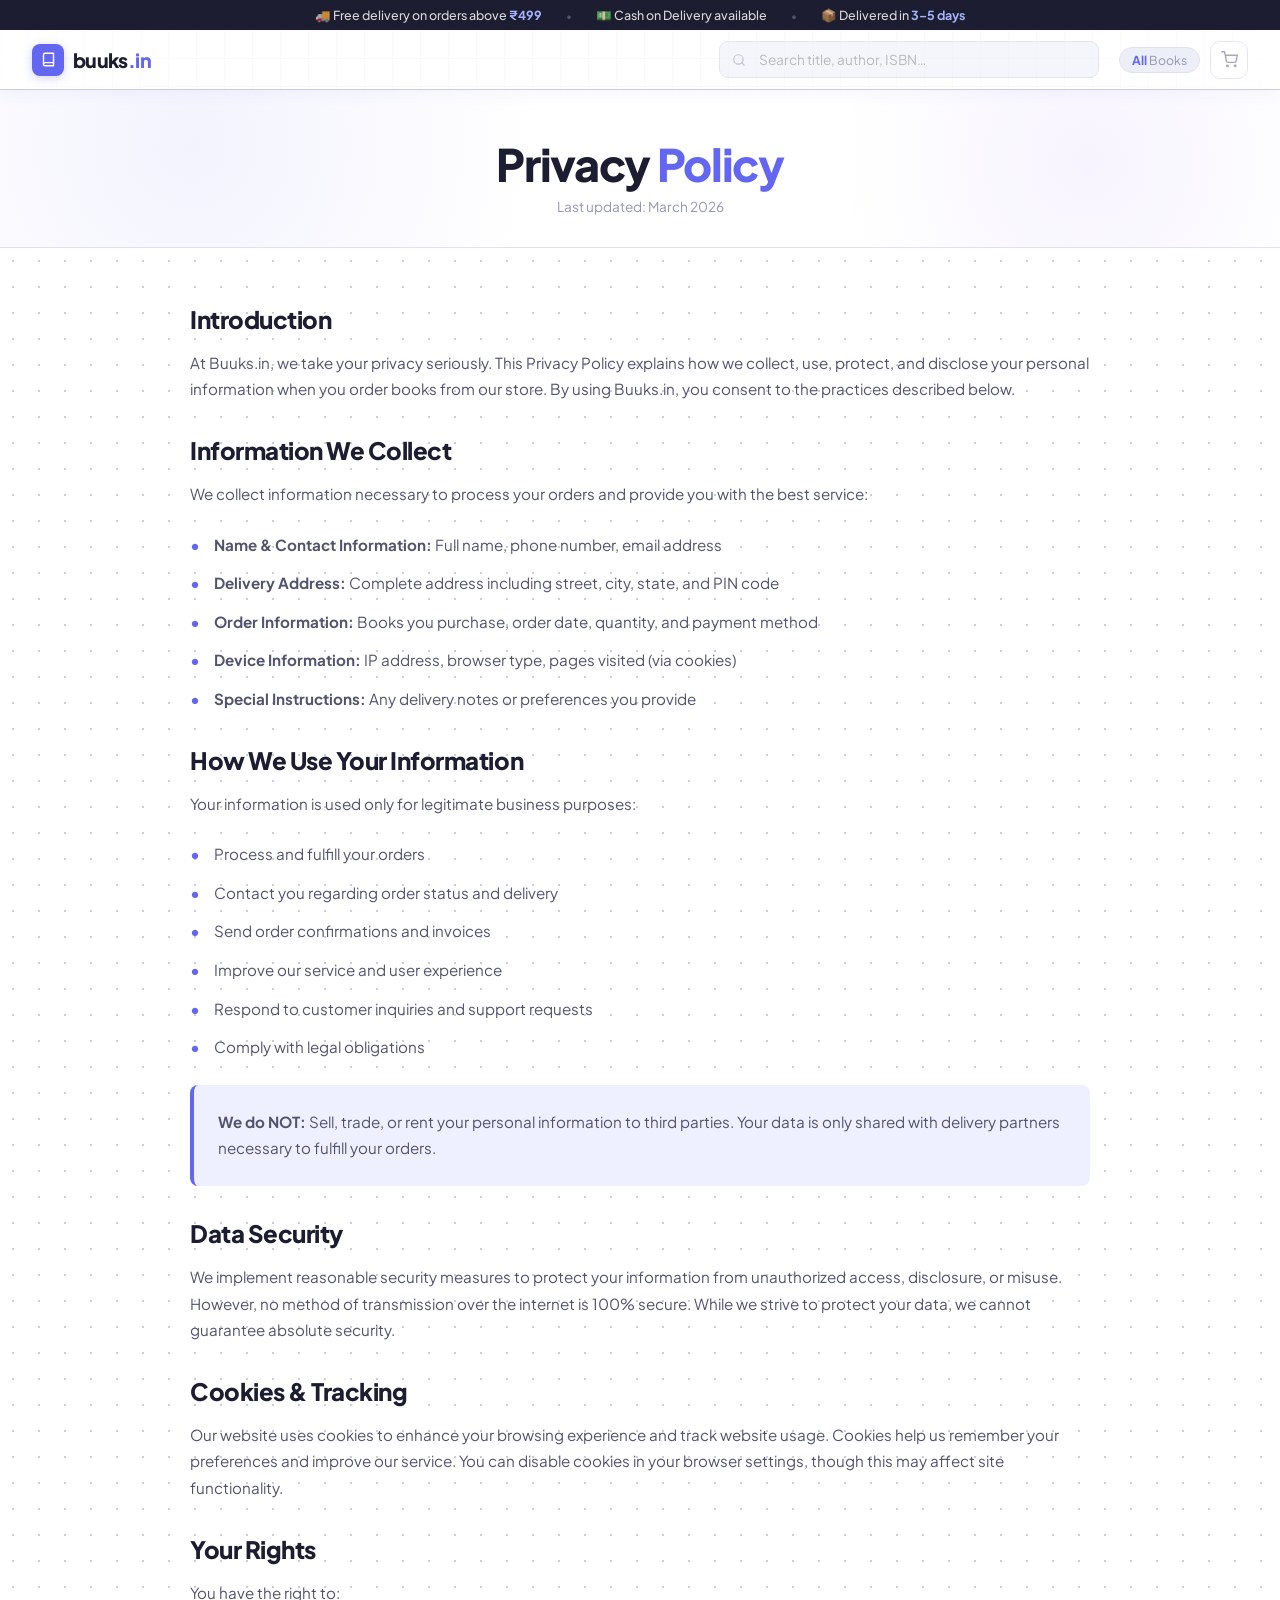
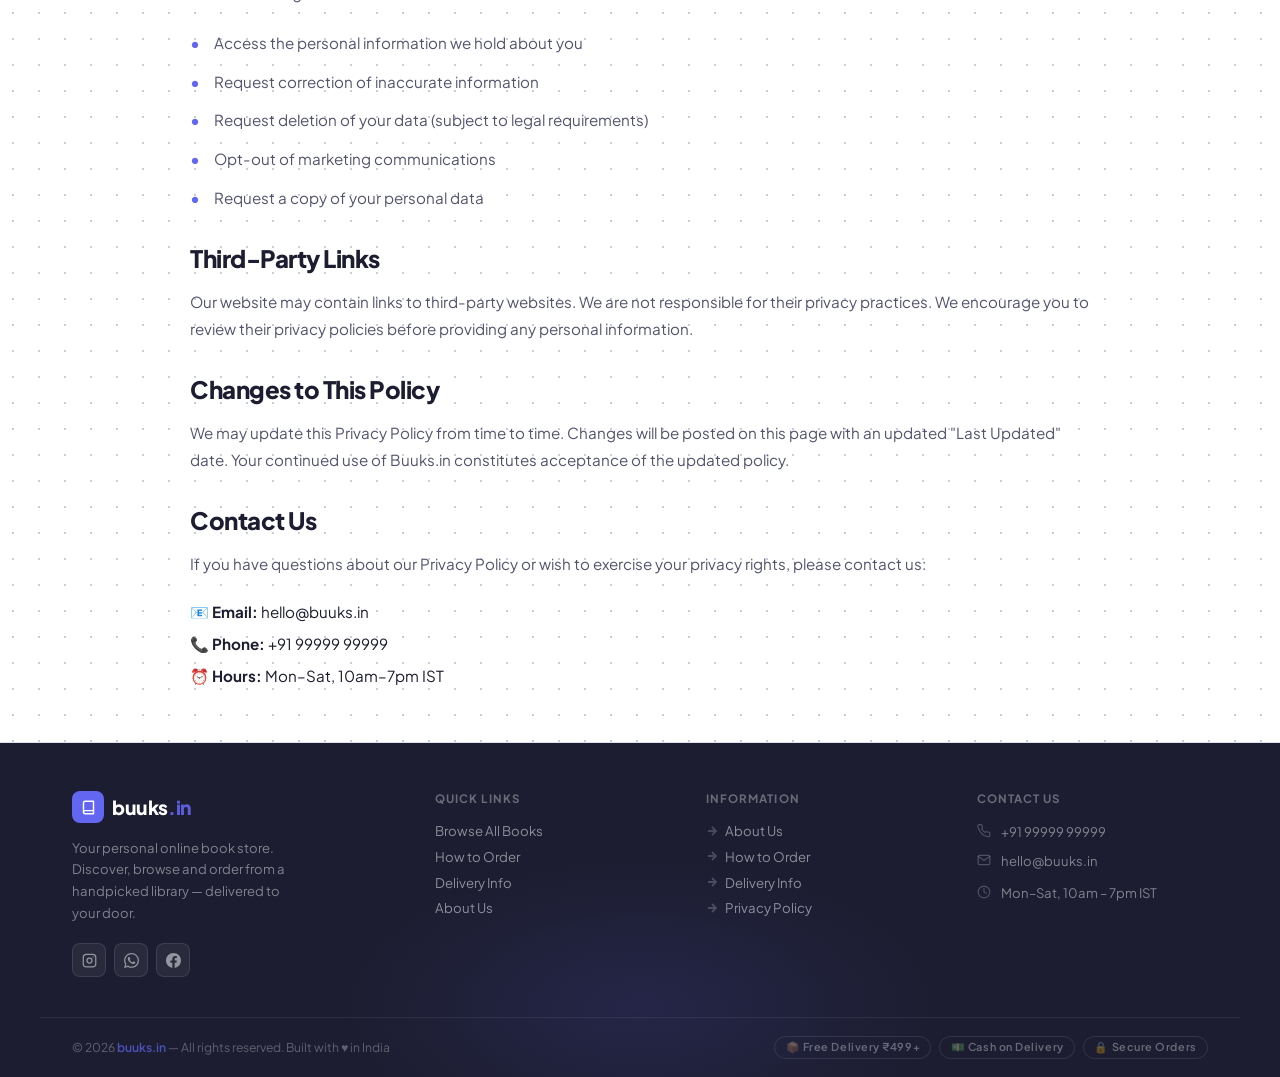
<file: pages/pPolicy.html>
<!DOCTYPE html>
<html lang="en">
<head>
  <meta charset="UTF-8"/>
  <meta name="viewport" content="width=device-width, initial-scale=1.0"/>
  <title>Privacy Policy — Buuks.in</title>
  <link href="https://fonts.googleapis.com/css2?family=Plus+Jakarta+Sans:wght@300;400;500;600;700;800&display=swap" rel="stylesheet"/>
  <!-- Google tag (gtag.js) -->
<script async src="https://www.googletagmanager.com/gtag/js?id=G-TCL7EN62YX"></script>
<script>
  window.dataLayer = window.dataLayer || [];
  function gtag(){dataLayer.push(arguments);}
  gtag('js', new Date());

  gtag('config', 'G-TCL7EN62YX');
</script>
  <style>
    :root {
      --white:     #ffffff;
      --bg:        #f5f6fd;
      --surface:   #eceef8;
      --border:    #e0e2f0;
      --border2:   #c9ccdf;
      --text:      #1c1d30;
      --text2:     #52546e;
      --text3:     #9496b2;
      --accent:    #6366f1;
      --accent-bg: #eef0ff;
      --accent-s:  #dde0ff;
    }

    *,*::before,*::after{box-sizing:border-box;margin:0;padding:0}
    html{scroll-behavior:smooth}
    body{font-family:'Plus Jakarta Sans',sans-serif;background-color:var(--bg);background-image:radial-gradient(var(--border2) 1.2px,transparent 1.2px);background-size:26px 26px;color:var(--text);min-height:100vh;-webkit-font-smoothing:antialiased}

    .announce-bar{background:var(--text);color:rgba(255,255,255,0.82);font-size:0.78rem;font-weight:500;text-align:center;padding:0.45rem 1rem;display:flex;align-items:center;justify-content:center;gap:1.5rem;flex-wrap:wrap;position:relative;z-index:400}
    .announce-bar strong{color:#a5b4fc}
    .ann-sep{opacity:0.3;font-size:0.65rem}
    @media(max-width:480px){.ann-sep{display:none}.announce-bar{font-size:0.72rem;gap:0.75rem;padding:0.4rem 0.75rem}}

    .topbar{background-color:var(--white);background-image:linear-gradient(var(--border) 1px, transparent 1px),linear-gradient(90deg, var(--border) 1px, transparent 1px);background-size:28px 28px;border-bottom:1.5px solid var(--border2);position:sticky;top:0;z-index:300;height:60px;display:flex;align-items:center;padding:0 2rem;gap:1.25rem;box-shadow:0 2px 16px rgba(99,102,241,0.07)}
    .topbar::before{content:'';position:absolute;inset:0;pointer-events:none;background:linear-gradient(90deg,rgba(255,255,255,0.97) 0%,rgba(255,255,255,0.82) 14%,rgba(255,255,255,0.82) 86%,rgba(255,255,255,0.97) 100%)}
    .logo{display:flex;align-items:center;gap:0.55rem;text-decoration:none;flex-shrink:0;position:relative;z-index:1}
    .logo-icon{width:32px;height:32px;background:var(--accent);border-radius:8px;display:grid;place-items:center;color:#fff;box-shadow:0 2px 10px rgba(99,102,241,0.3);flex-shrink:0}
    .logo-name{font-size:1.22rem;font-weight:800;color:var(--text);letter-spacing:-0.03em}
    .logo-name span{color:var(--accent)}
    .top-search{flex:1;max-width:380px;position:relative;margin-left:auto;z-index:1}
    .top-search svg{position:absolute;left:0.8rem;top:50%;transform:translateY(-50%);color:var(--text3);pointer-events:none}
    .top-search input{width:100%;height:37px;padding:0 0.9rem 0 2.4rem;border:1.5px solid var(--border2);border-radius:9px;background:var(--surface);font-family:'Plus Jakarta Sans',sans-serif;font-size:0.855rem;color:var(--text);outline:none;transition:border-color 0.15s}
    .topbar-right{display:flex;align-items:center;gap:0.6rem;flex-shrink:0;position:relative;z-index:1}
    .top-count{font-size:0.77rem;color:var(--text3);background:var(--surface);border:1px solid var(--border);padding:0.25rem 0.75rem;border-radius:20px;white-space:nowrap}
    .top-count strong{color:var(--accent);font-weight:700}
    .cart-btn{position:relative;width:38px;height:38px;border:1.5px solid var(--border2);border-radius:10px;background:var(--white);cursor:pointer;display:grid;place-items:center;color:var(--text2);transition:all 0.15s;flex-shrink:0;z-index:1;opacity:0.5}

    footer{background:var(--text);color:rgba(255,255,255,0.55);position:relative;overflow:hidden}
    .foot-inner{max-width:1200px;margin:0 auto;padding:3rem 2rem 0;display:grid;grid-template-columns:1.4fr 1fr 1fr 1fr;gap:2.5rem}
    .foot-logo{display:flex;align-items:center;gap:0.5rem;margin-bottom:0.85rem;text-decoration:none}
    .foot-logo-icon{width:32px;height:32px;background:var(--accent);border-radius:8px;display:grid;place-items:center;flex-shrink:0}
    .foot-logo-name{font-size:1.2rem;font-weight:800;color:#fff;letter-spacing:-0.02em}
    .foot-logo-name span{color:rgba(99,102,241,0.9)}
    .foot-desc{font-size:0.82rem;line-height:1.65;color:rgba(255,255,255,0.45);max-width:220px}
    .foot-social{display:flex;gap:0.5rem;margin-top:1.25rem}
    .foot-social-btn{width:34px;height:34px;border-radius:8px;border:1px solid rgba(255,255,255,0.1);background:rgba(255,255,255,0.06);display:grid;place-items:center;color:rgba(255,255,255,0.5);text-decoration:none;transition:all 0.15s}
    .foot-social-btn:hover{background:var(--accent);border-color:var(--accent);color:#fff}
    .foot-col-title{font-size:0.72rem;font-weight:700;letter-spacing:0.09em;text-transform:uppercase;color:rgba(255,255,255,0.35);margin-bottom:1rem}
    .foot-links{display:flex;flex-direction:column;gap:0.55rem}
    .foot-link{font-size:0.83rem;color:rgba(255,255,255,0.5);text-decoration:none;transition:color 0.15s;display:flex;align-items:center;gap:0.4rem}
    .foot-link:hover{color:#fff}
    .foot-link svg{opacity:0.4;flex-shrink:0}
    .foot-contact-item{display:flex;align-items:flex-start;gap:0.6rem;font-size:0.82rem;color:rgba(255,255,255,0.45);margin-bottom:0.6rem;line-height:1.5}
    .foot-contact-item svg{flex-shrink:0;margin-top:2px;opacity:0.5}
    .foot-bottom{border-top:1px solid rgba(255,255,255,0.07);margin-top:2.5rem;padding:1.1rem 2rem;display:flex;align-items:center;justify-content:space-between;flex-wrap:wrap;gap:0.75rem;max-width:1200px;margin-inline:auto}
    .foot-copy{font-size:0.76rem;color:rgba(255,255,255,0.3)}
    .foot-copy span{color:rgba(99,102,241,0.7);font-weight:600}
    .foot-badges{display:flex;gap:0.5rem;flex-wrap:wrap}
    .foot-badge{font-size:0.68rem;font-weight:600;letter-spacing:0.05em;padding:0.22rem 0.65rem;border-radius:20px;border:1px solid rgba(255,255,255,0.1);color:rgba(255,255,255,0.35)}
    footer::before{content:'';position:absolute;bottom:-80px;left:50%;transform:translateX(-50%);width:600px;height:300px;background:radial-gradient(ellipse,rgba(99,102,241,0.12),transparent 70%);pointer-events:none}
    @media(max-width:768px){.foot-inner{grid-template-columns:1fr 1fr;gap:2rem;padding:2rem 1.25rem 0}.foot-desc{max-width:100%}.foot-bottom{padding:1rem 1.25rem;flex-direction:column;align-items:flex-start;gap:0.6rem}}
    @media(max-width:480px){.foot-inner{grid-template-columns:1fr;gap:1.5rem}}

    /* PAGE SPECIFIC */
    .page-hero{background:var(--white);border-bottom:1px solid var(--border);padding:3rem 1.5rem 2rem;text-align:center;position:relative;overflow:hidden}
    .page-hero::before{content:'';position:absolute;inset:0;pointer-events:none;background:radial-gradient(circle 350px at 15% 35%, rgba(99,102,241,0.08), transparent),radial-gradient(circle 250px at 85% 45%, rgba(139,92,246,0.07), transparent)}
    .page-hero h1{font-size:clamp(1.8rem, 5vw, 2.8rem);font-weight:800;color:var(--text);line-height:1.15;letter-spacing:-0.03em;position:relative;z-index:1;margin-bottom:0.5rem}
    .page-hero h1 .accent{color:var(--accent)}
    .page-hero .last-update{font-size:0.85rem;color:var(--text3);position:relative;z-index:1}

    .page-section{background:var(--white);background-image:radial-gradient(var(--border2) 1.2px, transparent 1.2px);background-size:26px 26px;padding:3.5rem 1.5rem;border-bottom:1px solid var(--border)}
    .section-container{max-width:900px;margin:0 auto}
    .section-title{font-size:1.5rem;font-weight:800;color:var(--text);margin-bottom:1rem;letter-spacing:-0.02em;margin-top:2rem}
    .section-title:first-child{margin-top:0}
    .policy-text{font-size:0.95rem;color:var(--text2);line-height:1.75;margin-bottom:1.5rem}
    .policy-list{list-style:none;padding:0;margin-bottom:1.5rem}
    .policy-list li{font-size:0.95rem;color:var(--text2);line-height:1.75;padding-left:1.5rem;position:relative;margin-bottom:0.75rem}
    .policy-list li::before{content:'•';position:absolute;left:0;color:var(--accent);font-weight:700}

    .highlight-box{background:var(--accent-bg);border-left:4px solid var(--accent);padding:1.5rem;border-radius:8px;margin:1.5rem 0;font-size:0.95rem;color:var(--text2);line-height:1.75}

    @media(max-width:768px){
      .page-section{padding:2.5rem 1rem}
      .section-title{font-size:1.3rem}
    }
    @media(max-width:480px){
      .page-hero h1{font-size:1.6rem}
      .page-hero .last-update{font-size:0.8rem}
    }
  </style>
</head>
<body>

<div class="announce-bar">
  <span>🚚 Free delivery on orders above <strong>₹499</strong></span>
  <span class="ann-sep">•</span>
  <span>💵 Cash on Delivery available</span>
  <span class="ann-sep">•</span>
  <span>📦 Delivered in <strong>3–5 days</strong></span>
</div>

<header class="topbar">
  <a class="logo" href="../index.html">
    <div class="logo-icon">
      <svg width="15" height="15" viewBox="0 0 24 24" fill="none" stroke="currentColor" stroke-width="2.3" stroke-linecap="round" stroke-linejoin="round"><path d="M4 19.5A2.5 2.5 0 0 1 6.5 17H20"/><path d="M6.5 2H20v20H6.5A2.5 2.5 0 0 1 4 19.5v-15A2.5 2.5 0 0 1 6.5 2z"/></svg>
    </div>
    <span class="logo-name">buuks<span>.in</span></span>
  </a>
  <div class="top-search">
    <svg width="14" height="14" viewBox="0 0 24 24" fill="none" stroke="currentColor" stroke-width="2" stroke-linecap="round" stroke-linejoin="round"><circle cx="11" cy="11" r="8"/><line x1="21" y1="21" x2="16.65" y2="16.65"/></svg>
    <input type="search" placeholder="Search title, author, ISBN…" disabled style="cursor:not-allowed;opacity:0.5"/>
  </div>
  <div class="topbar-right">
    <div class="top-count"><strong>All</strong> Books</div>
    <button class="cart-btn" title="View Cart" style="cursor:not-allowed">
      <svg width="17" height="17" viewBox="0 0 24 24" fill="none" stroke="currentColor" stroke-width="2" stroke-linecap="round" stroke-linejoin="round"><circle cx="9" cy="21" r="1"/><circle cx="20" cy="21" r="1"/><path d="M1 1h4l2.68 13.39a2 2 0 0 0 2 1.61h9.72a2 2 0 0 0 2-1.61L23 6H6"/></svg>
    </button>
  </div>
</header>

<section class="page-hero">
  <h1>Privacy <span class="accent">Policy</span></h1>
  <div class="last-update">Last updated: March 2026</div>
</section>

<section class="page-section">
  <div class="section-container">
    <h2 class="section-title">Introduction</h2>
    <p class="policy-text">At Buuks.in, we take your privacy seriously. This Privacy Policy explains how we collect, use, protect, and disclose your personal information when you order books from our store. By using Buuks.in, you consent to the practices described below.</p>

    <h2 class="section-title">Information We Collect</h2>
    <p class="policy-text">We collect information necessary to process your orders and provide you with the best service:</p>
    <ul class="policy-list">
      <li><strong>Name & Contact Information:</strong> Full name, phone number, email address</li>
      <li><strong>Delivery Address:</strong> Complete address including street, city, state, and PIN code</li>
      <li><strong>Order Information:</strong> Books you purchase, order date, quantity, and payment method</li>
      <li><strong>Device Information:</strong> IP address, browser type, pages visited (via cookies)</li>
      <li><strong>Special Instructions:</strong> Any delivery notes or preferences you provide</li>
    </ul>

    <h2 class="section-title">How We Use Your Information</h2>
    <p class="policy-text">Your information is used only for legitimate business purposes:</p>
    <ul class="policy-list">
      <li>Process and fulfill your orders</li>
      <li>Contact you regarding order status and delivery</li>
      <li>Send order confirmations and invoices</li>
      <li>Improve our service and user experience</li>
      <li>Respond to customer inquiries and support requests</li>
      <li>Comply with legal obligations</li>
    </ul>

    <div class="highlight-box">
      <strong>We do NOT:</strong> Sell, trade, or rent your personal information to third parties. Your data is only shared with delivery partners necessary to fulfill your orders.
    </div>

    <h2 class="section-title">Data Security</h2>
    <p class="policy-text">We implement reasonable security measures to protect your information from unauthorized access, disclosure, or misuse. However, no method of transmission over the internet is 100% secure. While we strive to protect your data, we cannot guarantee absolute security.</p>

    <h2 class="section-title">Cookies & Tracking</h2>
    <p class="policy-text">Our website uses cookies to enhance your browsing experience and track website usage. Cookies help us remember your preferences and improve our service. You can disable cookies in your browser settings, though this may affect site functionality.</p>

    <h2 class="section-title">Your Rights</h2>
    <p class="policy-text">You have the right to:</p>
    <ul class="policy-list">
      <li>Access the personal information we hold about you</li>
      <li>Request correction of inaccurate information</li>
      <li>Request deletion of your data (subject to legal requirements)</li>
      <li>Opt-out of marketing communications</li>
      <li>Request a copy of your personal data</li>
    </ul>

    <h2 class="section-title">Third-Party Links</h2>
    <p class="policy-text">Our website may contain links to third-party websites. We are not responsible for their privacy practices. We encourage you to review their privacy policies before providing any personal information.</p>

    <h2 class="section-title">Changes to This Policy</h2>
    <p class="policy-text">We may update this Privacy Policy from time to time. Changes will be posted on this page with an updated "Last Updated" date. Your continued use of Buuks.in constitutes acceptance of the updated policy.</p>

    <h2 class="section-title">Contact Us</h2>
    <p class="policy-text">If you have questions about our Privacy Policy or wish to exercise your privacy rights, please contact us:</p>
    <div style="display:flex;flex-direction:column;gap:0.75rem;font-size:0.95rem;color:var(--text);margin-top:1rem;">
      <div><strong>📧 Email:</strong> hello@buuks.in</div>
      <div><strong>📞 Phone:</strong> +91 99999 99999</div>
      <div><strong>⏰ Hours:</strong> Mon–Sat, 10am–7pm IST</div>
    </div>
  </div>
</section>

<footer>
  <div class="foot-inner">
    <div class="foot-brand-col">
      <a class="foot-logo" href="../index.html">
        <div class="foot-logo-icon">
          <svg width="15" height="15" viewBox="0 0 24 24" fill="none" stroke="#fff" stroke-width="2.3" stroke-linecap="round" stroke-linejoin="round"><path d="M4 19.5A2.5 2.5 0 0 1 6.5 17H20"/><path d="M6.5 2H20v20H6.5A2.5 2.5 0 0 1 4 19.5v-15A2.5 2.5 0 0 1 6.5 2z"/></svg>
        </div>
        <span class="foot-logo-name">buuks<span>.in</span></span>
      </a>
      <p class="foot-desc">Your personal online book store. Discover, browse and order from a handpicked library — delivered to your door.</p>
      <div class="foot-social">
        <a href="#" class="foot-social-btn" title="Instagram">
          <svg width="15" height="15" viewBox="0 0 24 24" fill="none" stroke="currentColor" stroke-width="2" stroke-linecap="round" stroke-linejoin="round"><rect x="2" y="2" width="20" height="20" rx="5"/><circle cx="12" cy="12" r="4"/><circle cx="17.5" cy="6.5" r="1" fill="currentColor" stroke="none"/></svg>
        </a>
        <a href="#" class="foot-social-btn" title="WhatsApp">
          <svg width="15" height="15" viewBox="0 0 24 24" fill="currentColor"><path d="M17.472 14.382c-.297-.149-1.758-.867-2.03-.967-.273-.099-.471-.148-.67.15-.197.297-.767.966-.94 1.164-.173.199-.347.223-.644.075-.297-.15-1.255-.463-2.39-1.475-.883-.788-1.48-1.761-1.653-2.059-.173-.297-.018-.458.13-.606.134-.133.298-.347.446-.52.149-.174.198-.298.298-.497.099-.198.05-.371-.025-.52-.075-.149-.669-1.612-.916-2.207-.242-.579-.487-.5-.669-.51-.173-.008-.371-.01-.57-.01-.198 0-.52.074-.792.372-.272.297-1.04 1.016-1.04 2.479 0 1.462 1.065 2.875 1.213 3.074.149.198 2.096 3.2 5.077 4.487.709.306 1.262.489 1.694.625.712.227 1.36.195 1.871.118.571-.085 1.758-.719 2.006-1.413.248-.694.248-1.289.173-1.413-.074-.124-.272-.198-.57-.347m-5.421 7.403h-.004a9.87 9.87 0 0 1-5.031-1.378l-.361-.214-3.741.982.998-3.648-.235-.374a9.86 9.86 0 0 1-1.51-5.26c.001-5.45 4.436-9.884 9.888-9.884 2.64 0 5.122 1.03 6.988 2.898a9.825 9.825 0 0 1 2.893 6.994c-.003 5.45-4.437 9.884-9.885 9.884m8.413-18.297A11.815 11.815 0 0 0 12.05 0C5.495 0 .16 5.335.157 11.892c0 2.096.547 4.142 1.588 5.945L.057 24l6.305-1.654a11.882 11.882 0 0 0 5.683 1.448h.005c6.554 0 11.89-5.335 11.893-11.893a11.821 11.821 0 0 0-3.48-8.413Z"/></svg>
        </a>
        <a href="#" class="foot-social-btn" title="Facebook">
          <svg width="15" height="15" viewBox="0 0 24 24" fill="currentColor"><path d="M24 12.073c0-6.627-5.373-12-12-12s-12 5.373-12 12c0 5.99 4.388 10.954 10.125 11.854v-8.385H7.078v-3.47h3.047V9.43c0-3.007 1.792-4.669 4.533-4.669 1.312 0 2.686.235 2.686.235v2.953H15.83c-1.491 0-1.956.925-1.956 1.874v2.25h3.328l-.532 3.47h-2.796v8.385C19.612 23.027 24 18.062 24 12.073z"/></svg>
        </a>
      </div>
    </div>
    <div>
      <div class="foot-col-title">Quick Links</div>
      <div class="foot-links">
        <a href="../index.html" class="foot-link">Browse All Books</a>
        <a href="how-to-order.html" class="foot-link">How to Order</a>
        <a href="delivery-info.html" class="foot-link">Delivery Info</a>
        <a href="about.html" class="foot-link">About Us</a>
      </div>
    </div>
    <!-- Info -->
    <div>
      <div class="foot-col-title">Information</div>
      <div class="foot-links">
        <a href="/pages/about.html" class="foot-link">
          <svg width="12" height="12" viewBox="0 0 12 12" fill="none" stroke="currentColor" stroke-width="1.8"><path d="M2 6h8M6 2l4 4-4 4"/></svg>
          About Us
        </a>
        <a href="/pages/hOrder.html" class="foot-link">
          <svg width="12" height="12" viewBox="0 0 12 12" fill="none" stroke="currentColor" stroke-width="1.8"><path d="M2 6h8M6 2l4 4-4 4"/></svg>
          How to Order
        </a>
        <a href="/pages/delivery.html" class="foot-link">
          <svg width="12" height="12" viewBox="0 0 12 12" fill="none" stroke="currentColor" stroke-width="1.8"><path d="M2 6h8M6 2l4 4-4 4"/></svg>
          Delivery Info
        </a>
        <a href="/pages/pPolicy.html" class="foot-link">
          <svg width="12" height="12" viewBox="0 0 12 12" fill="none" stroke="currentColor" stroke-width="1.8"><path d="M2 6h8M6 2l4 4-4 4"/></svg>
          Privacy Policy
        </a>
      </div>
    </div>
    <div>
      <div class="foot-col-title">Contact Us</div>
      <div class="foot-contact-item">
        <svg width="14" height="14" viewBox="0 0 24 24" fill="none" stroke="currentColor" stroke-width="2" stroke-linecap="round" stroke-linejoin="round"><path d="M22 16.92v3a2 2 0 0 1-2.18 2 19.79 19.79 0 0 1-8.63-3.07A19.5 19.5 0 0 1 4.69 12 19.79 19.79 0 0 1 1.61 3.18 2 2 0 0 1 3.6 1h3a2 2 0 0 1 2 1.72c.127.96.361 1.903.7 2.81a2 2 0 0 1-.45 2.11L7.91 8.6a16 16 0 0 0 6 6l.91-.91a2 2 0 0 1 2.11-.45c.907.339 1.85.573 2.81.7A2 2 0 0 1 21.73 16z"/></svg>
        <span>+91 99999 99999</span>
      </div>
      <div class="foot-contact-item">
        <svg width="14" height="14" viewBox="0 0 24 24" fill="none" stroke="currentColor" stroke-width="2" stroke-linecap="round" stroke-linejoin="round"><path d="M4 4h16c1.1 0 2 .9 2 2v12c0 1.1-.9 2-2 2H4c-1.1 0-2-.9-2-2V6c0-1.1.9-2 2-2z"/><polyline points="22,6 12,13 2,6"/></svg>
        <span>hello@buuks.in</span>
      </div>
      <div class="foot-contact-item" style="margin-top:0.75rem">
        <svg width="14" height="14" viewBox="0 0 24 24" fill="none" stroke="currentColor" stroke-width="2" stroke-linecap="round" stroke-linejoin="round"><circle cx="12" cy="12" r="10"/><polyline points="12 6 12 12 16 14"/></svg>
        <span>Mon–Sat, 10am – 7pm IST</span>
      </div>
    </div>
  </div>
  <div class="foot-bottom">
    <div class="foot-copy">© 2026 <span>buuks.in</span> — All rights reserved. Built with ♥ in India</div>
    <div class="foot-badges">
      <span class="foot-badge">📦 Free Delivery ₹499+</span>
      <span class="foot-badge">💵 Cash on Delivery</span>
      <span class="foot-badge">🔒 Secure Orders</span>
    </div>
  </div>
</footer>

</body>
</html>
</file>
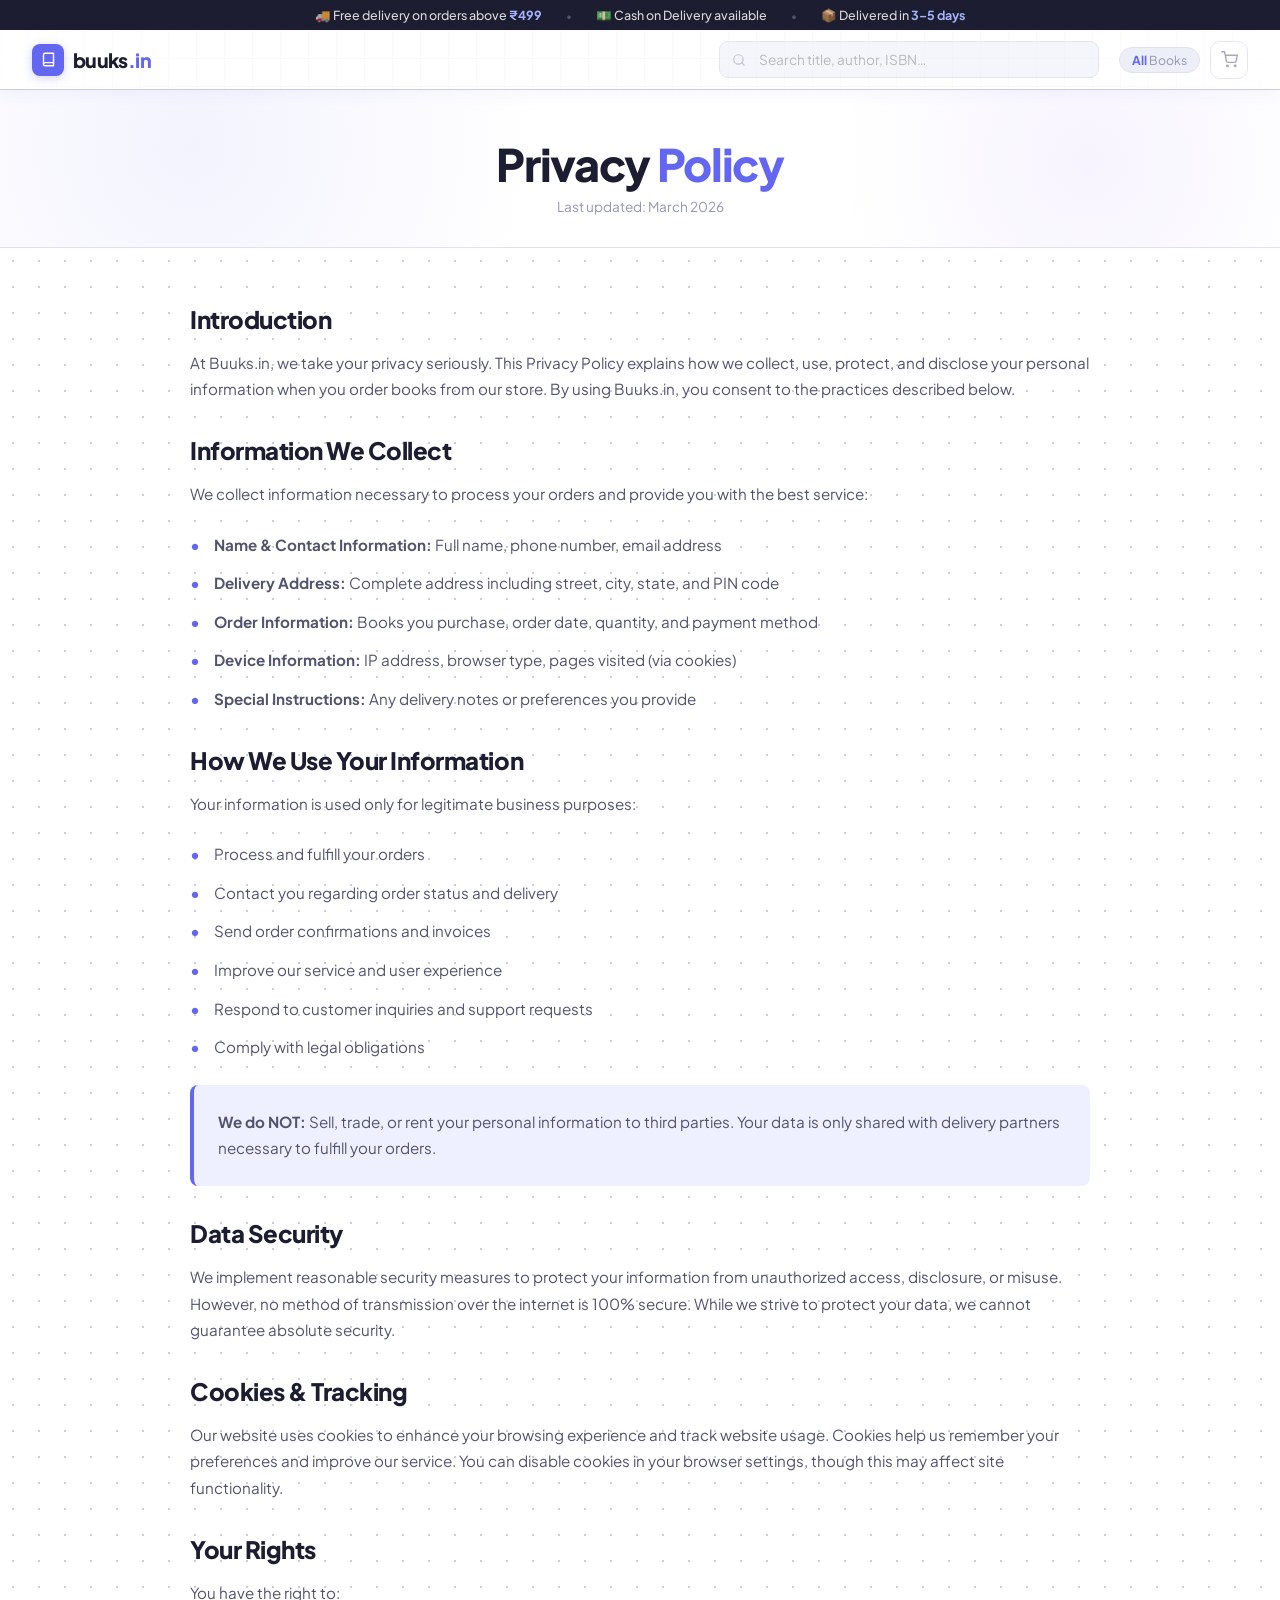
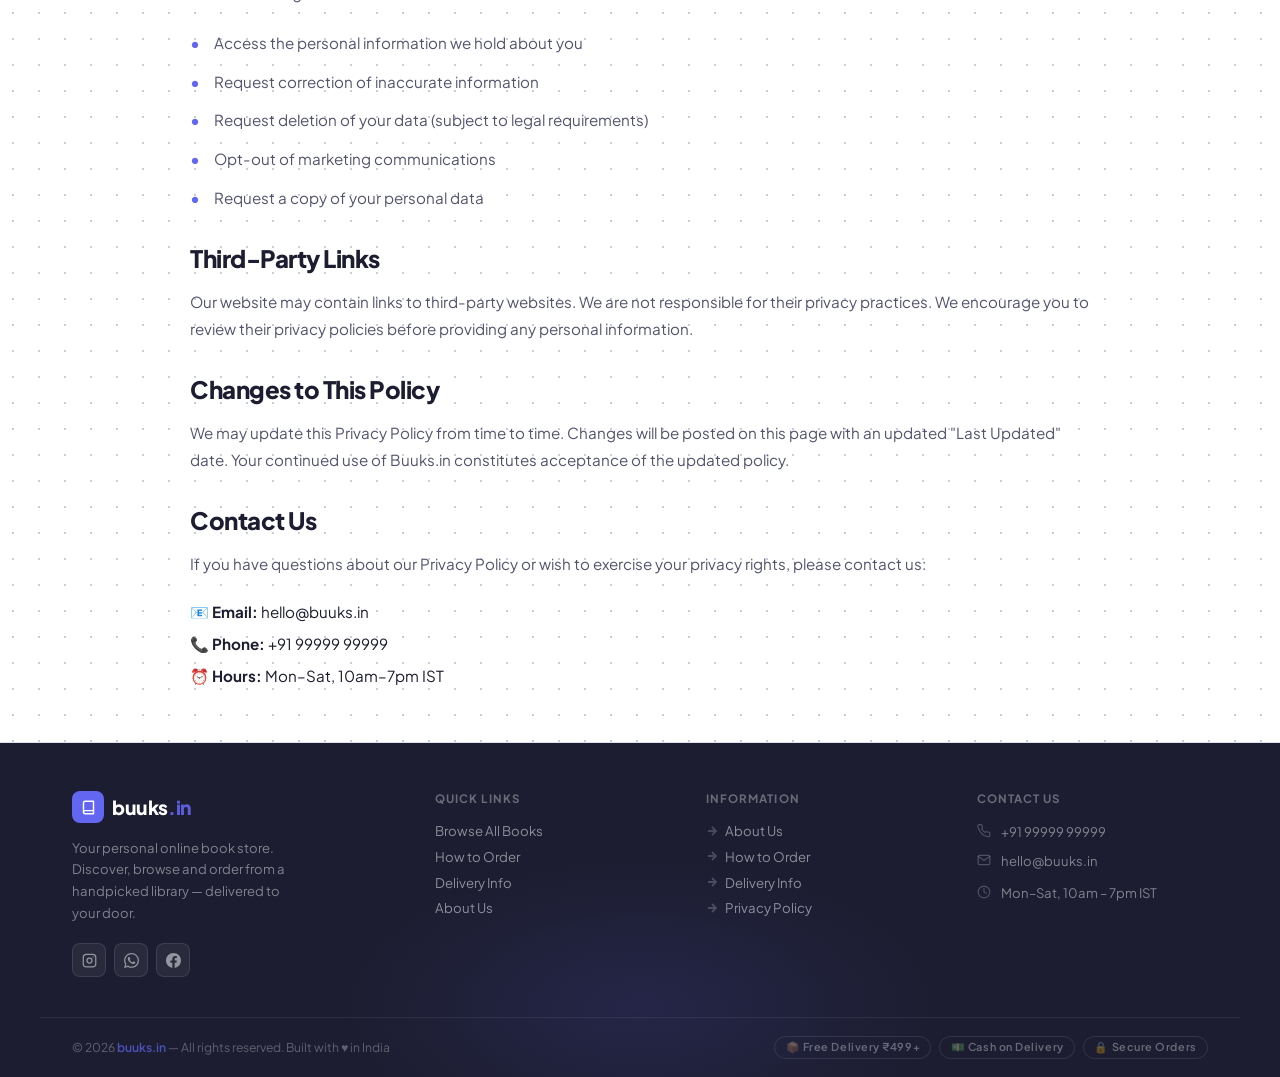
<file: pages/privacy_policy.html>
<!DOCTYPE html>
<html lang="en">
<head>
  <meta charset="UTF-8"/>
  <meta name="viewport" content="width=device-width, initial-scale=1.0"/>
  <title>Privacy Policy — Buuks.in</title>
  <link href="https://fonts.googleapis.com/css2?family=Plus+Jakarta+Sans:wght@300;400;500;600;700;800&display=swap" rel="stylesheet"/>
  <style>
    :root {
      --white:     #ffffff;
      --bg:        #f5f6fd;
      --surface:   #eceef8;
      --border:    #e0e2f0;
      --border2:   #c9ccdf;
      --text:      #1c1d30;
      --text2:     #52546e;
      --text3:     #9496b2;
      --accent:    #6366f1;
      --accent-bg: #eef0ff;
      --accent-s:  #dde0ff;
    }

    *,*::before,*::after{box-sizing:border-box;margin:0;padding:0}
    html{scroll-behavior:smooth}
    body{font-family:'Plus Jakarta Sans',sans-serif;background-color:var(--bg);background-image:radial-gradient(var(--border2) 1.2px,transparent 1.2px);background-size:26px 26px;color:var(--text);min-height:100vh;-webkit-font-smoothing:antialiased}

    .announce-bar{background:var(--text);color:rgba(255,255,255,0.82);font-size:0.78rem;font-weight:500;text-align:center;padding:0.45rem 1rem;display:flex;align-items:center;justify-content:center;gap:1.5rem;flex-wrap:wrap;position:relative;z-index:400}
    .announce-bar strong{color:#a5b4fc}
    .ann-sep{opacity:0.3;font-size:0.65rem}
    @media(max-width:480px){.ann-sep{display:none}.announce-bar{font-size:0.72rem;gap:0.75rem;padding:0.4rem 0.75rem}}

    .topbar{background-color:var(--white);background-image:linear-gradient(var(--border) 1px, transparent 1px),linear-gradient(90deg, var(--border) 1px, transparent 1px);background-size:28px 28px;border-bottom:1.5px solid var(--border2);position:sticky;top:0;z-index:300;height:60px;display:flex;align-items:center;padding:0 2rem;gap:1.25rem;box-shadow:0 2px 16px rgba(99,102,241,0.07)}
    .topbar::before{content:'';position:absolute;inset:0;pointer-events:none;background:linear-gradient(90deg,rgba(255,255,255,0.97) 0%,rgba(255,255,255,0.82) 14%,rgba(255,255,255,0.82) 86%,rgba(255,255,255,0.97) 100%)}
    .logo{display:flex;align-items:center;gap:0.55rem;text-decoration:none;flex-shrink:0;position:relative;z-index:1}
    .logo-icon{width:32px;height:32px;background:var(--accent);border-radius:8px;display:grid;place-items:center;color:#fff;box-shadow:0 2px 10px rgba(99,102,241,0.3);flex-shrink:0}
    .logo-name{font-size:1.22rem;font-weight:800;color:var(--text);letter-spacing:-0.03em}
    .logo-name span{color:var(--accent)}
    .top-search{flex:1;max-width:380px;position:relative;margin-left:auto;z-index:1}
    .top-search svg{position:absolute;left:0.8rem;top:50%;transform:translateY(-50%);color:var(--text3);pointer-events:none}
    .top-search input{width:100%;height:37px;padding:0 0.9rem 0 2.4rem;border:1.5px solid var(--border2);border-radius:9px;background:var(--surface);font-family:'Plus Jakarta Sans',sans-serif;font-size:0.855rem;color:var(--text);outline:none;transition:border-color 0.15s}
    .topbar-right{display:flex;align-items:center;gap:0.6rem;flex-shrink:0;position:relative;z-index:1}
    .top-count{font-size:0.77rem;color:var(--text3);background:var(--surface);border:1px solid var(--border);padding:0.25rem 0.75rem;border-radius:20px;white-space:nowrap}
    .top-count strong{color:var(--accent);font-weight:700}
    .cart-btn{position:relative;width:38px;height:38px;border:1.5px solid var(--border2);border-radius:10px;background:var(--white);cursor:pointer;display:grid;place-items:center;color:var(--text2);transition:all 0.15s;flex-shrink:0;z-index:1;opacity:0.5}

    footer{background:var(--text);color:rgba(255,255,255,0.55);position:relative;overflow:hidden}
    .foot-inner{max-width:1200px;margin:0 auto;padding:3rem 2rem 0;display:grid;grid-template-columns:1.4fr 1fr 1fr 1fr;gap:2.5rem}
    .foot-logo{display:flex;align-items:center;gap:0.5rem;margin-bottom:0.85rem;text-decoration:none}
    .foot-logo-icon{width:32px;height:32px;background:var(--accent);border-radius:8px;display:grid;place-items:center;flex-shrink:0}
    .foot-logo-name{font-size:1.2rem;font-weight:800;color:#fff;letter-spacing:-0.02em}
    .foot-logo-name span{color:rgba(99,102,241,0.9)}
    .foot-desc{font-size:0.82rem;line-height:1.65;color:rgba(255,255,255,0.45);max-width:220px}
    .foot-social{display:flex;gap:0.5rem;margin-top:1.25rem}
    .foot-social-btn{width:34px;height:34px;border-radius:8px;border:1px solid rgba(255,255,255,0.1);background:rgba(255,255,255,0.06);display:grid;place-items:center;color:rgba(255,255,255,0.5);text-decoration:none;transition:all 0.15s}
    .foot-social-btn:hover{background:var(--accent);border-color:var(--accent);color:#fff}
    .foot-col-title{font-size:0.72rem;font-weight:700;letter-spacing:0.09em;text-transform:uppercase;color:rgba(255,255,255,0.35);margin-bottom:1rem}
    .foot-links{display:flex;flex-direction:column;gap:0.55rem}
    .foot-link{font-size:0.83rem;color:rgba(255,255,255,0.5);text-decoration:none;transition:color 0.15s;display:flex;align-items:center;gap:0.4rem}
    .foot-link:hover{color:#fff}
    .foot-link svg{opacity:0.4;flex-shrink:0}
    .foot-contact-item{display:flex;align-items:flex-start;gap:0.6rem;font-size:0.82rem;color:rgba(255,255,255,0.45);margin-bottom:0.6rem;line-height:1.5}
    .foot-contact-item svg{flex-shrink:0;margin-top:2px;opacity:0.5}
    .foot-bottom{border-top:1px solid rgba(255,255,255,0.07);margin-top:2.5rem;padding:1.1rem 2rem;display:flex;align-items:center;justify-content:space-between;flex-wrap:wrap;gap:0.75rem;max-width:1200px;margin-inline:auto}
    .foot-copy{font-size:0.76rem;color:rgba(255,255,255,0.3)}
    .foot-copy span{color:rgba(99,102,241,0.7);font-weight:600}
    .foot-badges{display:flex;gap:0.5rem;flex-wrap:wrap}
    .foot-badge{font-size:0.68rem;font-weight:600;letter-spacing:0.05em;padding:0.22rem 0.65rem;border-radius:20px;border:1px solid rgba(255,255,255,0.1);color:rgba(255,255,255,0.35)}
    footer::before{content:'';position:absolute;bottom:-80px;left:50%;transform:translateX(-50%);width:600px;height:300px;background:radial-gradient(ellipse,rgba(99,102,241,0.12),transparent 70%);pointer-events:none}
    @media(max-width:768px){.foot-inner{grid-template-columns:1fr 1fr;gap:2rem;padding:2rem 1.25rem 0}.foot-desc{max-width:100%}.foot-bottom{padding:1rem 1.25rem;flex-direction:column;align-items:flex-start;gap:0.6rem}}
    @media(max-width:480px){.foot-inner{grid-template-columns:1fr;gap:1.5rem}}

    /* PAGE SPECIFIC */
    .page-hero{background:var(--white);border-bottom:1px solid var(--border);padding:3rem 1.5rem 2rem;text-align:center;position:relative;overflow:hidden}
    .page-hero::before{content:'';position:absolute;inset:0;pointer-events:none;background:radial-gradient(circle 350px at 15% 35%, rgba(99,102,241,0.08), transparent),radial-gradient(circle 250px at 85% 45%, rgba(139,92,246,0.07), transparent)}
    .page-hero h1{font-size:clamp(1.8rem, 5vw, 2.8rem);font-weight:800;color:var(--text);line-height:1.15;letter-spacing:-0.03em;position:relative;z-index:1;margin-bottom:0.5rem}
    .page-hero h1 .accent{color:var(--accent)}
    .page-hero .last-update{font-size:0.85rem;color:var(--text3);position:relative;z-index:1}

    .page-section{background:var(--white);background-image:radial-gradient(var(--border2) 1.2px, transparent 1.2px);background-size:26px 26px;padding:3.5rem 1.5rem;border-bottom:1px solid var(--border)}
    .section-container{max-width:900px;margin:0 auto}
    .section-title{font-size:1.5rem;font-weight:800;color:var(--text);margin-bottom:1rem;letter-spacing:-0.02em;margin-top:2rem}
    .section-title:first-child{margin-top:0}
    .policy-text{font-size:0.95rem;color:var(--text2);line-height:1.75;margin-bottom:1.5rem}
    .policy-list{list-style:none;padding:0;margin-bottom:1.5rem}
    .policy-list li{font-size:0.95rem;color:var(--text2);line-height:1.75;padding-left:1.5rem;position:relative;margin-bottom:0.75rem}
    .policy-list li::before{content:'•';position:absolute;left:0;color:var(--accent);font-weight:700}

    .highlight-box{background:var(--accent-bg);border-left:4px solid var(--accent);padding:1.5rem;border-radius:8px;margin:1.5rem 0;font-size:0.95rem;color:var(--text2);line-height:1.75}

    @media(max-width:768px){
      .page-section{padding:2.5rem 1rem}
      .section-title{font-size:1.3rem}
    }
    @media(max-width:480px){
      .page-hero h1{font-size:1.6rem}
      .page-hero .last-update{font-size:0.8rem}
    }
  </style>
</head>
<body>

<div class="announce-bar">
  <span>🚚 Free delivery on orders above <strong>₹499</strong></span>
  <span class="ann-sep">•</span>
  <span>💵 Cash on Delivery available</span>
  <span class="ann-sep">•</span>
  <span>📦 Delivered in <strong>3–5 days</strong></span>
</div>

<header class="topbar">
  <a class="logo" href="../index.html">
    <div class="logo-icon">
      <svg width="15" height="15" viewBox="0 0 24 24" fill="none" stroke="currentColor" stroke-width="2.3" stroke-linecap="round" stroke-linejoin="round"><path d="M4 19.5A2.5 2.5 0 0 1 6.5 17H20"/><path d="M6.5 2H20v20H6.5A2.5 2.5 0 0 1 4 19.5v-15A2.5 2.5 0 0 1 6.5 2z"/></svg>
    </div>
    <span class="logo-name">buuks<span>.in</span></span>
  </a>
  <div class="top-search">
    <svg width="14" height="14" viewBox="0 0 24 24" fill="none" stroke="currentColor" stroke-width="2" stroke-linecap="round" stroke-linejoin="round"><circle cx="11" cy="11" r="8"/><line x1="21" y1="21" x2="16.65" y2="16.65"/></svg>
    <input type="search" placeholder="Search title, author, ISBN…" disabled style="cursor:not-allowed;opacity:0.5"/>
  </div>
  <div class="topbar-right">
    <div class="top-count"><strong>All</strong> Books</div>
    <button class="cart-btn" title="View Cart" style="cursor:not-allowed">
      <svg width="17" height="17" viewBox="0 0 24 24" fill="none" stroke="currentColor" stroke-width="2" stroke-linecap="round" stroke-linejoin="round"><circle cx="9" cy="21" r="1"/><circle cx="20" cy="21" r="1"/><path d="M1 1h4l2.68 13.39a2 2 0 0 0 2 1.61h9.72a2 2 0 0 0 2-1.61L23 6H6"/></svg>
    </button>
  </div>
</header>

<section class="page-hero">
  <h1>Privacy <span class="accent">Policy</span></h1>
  <div class="last-update">Last updated: March 2026</div>
</section>

<section class="page-section">
  <div class="section-container">
    <h2 class="section-title">Introduction</h2>
    <p class="policy-text">At Buuks.in, we take your privacy seriously. This Privacy Policy explains how we collect, use, protect, and disclose your personal information when you order books from our store. By using Buuks.in, you consent to the practices described below.</p>

    <h2 class="section-title">Information We Collect</h2>
    <p class="policy-text">We collect information necessary to process your orders and provide you with the best service:</p>
    <ul class="policy-list">
      <li><strong>Name & Contact Information:</strong> Full name, phone number, email address</li>
      <li><strong>Delivery Address:</strong> Complete address including street, city, state, and PIN code</li>
      <li><strong>Order Information:</strong> Books you purchase, order date, quantity, and payment method</li>
      <li><strong>Device Information:</strong> IP address, browser type, pages visited (via cookies)</li>
      <li><strong>Special Instructions:</strong> Any delivery notes or preferences you provide</li>
    </ul>

    <h2 class="section-title">How We Use Your Information</h2>
    <p class="policy-text">Your information is used only for legitimate business purposes:</p>
    <ul class="policy-list">
      <li>Process and fulfill your orders</li>
      <li>Contact you regarding order status and delivery</li>
      <li>Send order confirmations and invoices</li>
      <li>Improve our service and user experience</li>
      <li>Respond to customer inquiries and support requests</li>
      <li>Comply with legal obligations</li>
    </ul>

    <div class="highlight-box">
      <strong>We do NOT:</strong> Sell, trade, or rent your personal information to third parties. Your data is only shared with delivery partners necessary to fulfill your orders.
    </div>

    <h2 class="section-title">Data Security</h2>
    <p class="policy-text">We implement reasonable security measures to protect your information from unauthorized access, disclosure, or misuse. However, no method of transmission over the internet is 100% secure. While we strive to protect your data, we cannot guarantee absolute security.</p>

    <h2 class="section-title">Cookies & Tracking</h2>
    <p class="policy-text">Our website uses cookies to enhance your browsing experience and track website usage. Cookies help us remember your preferences and improve our service. You can disable cookies in your browser settings, though this may affect site functionality.</p>

    <h2 class="section-title">Your Rights</h2>
    <p class="policy-text">You have the right to:</p>
    <ul class="policy-list">
      <li>Access the personal information we hold about you</li>
      <li>Request correction of inaccurate information</li>
      <li>Request deletion of your data (subject to legal requirements)</li>
      <li>Opt-out of marketing communications</li>
      <li>Request a copy of your personal data</li>
    </ul>

    <h2 class="section-title">Third-Party Links</h2>
    <p class="policy-text">Our website may contain links to third-party websites. We are not responsible for their privacy practices. We encourage you to review their privacy policies before providing any personal information.</p>

    <h2 class="section-title">Changes to This Policy</h2>
    <p class="policy-text">We may update this Privacy Policy from time to time. Changes will be posted on this page with an updated "Last Updated" date. Your continued use of Buuks.in constitutes acceptance of the updated policy.</p>

    <h2 class="section-title">Contact Us</h2>
    <p class="policy-text">If you have questions about our Privacy Policy or wish to exercise your privacy rights, please contact us:</p>
    <div style="display:flex;flex-direction:column;gap:0.75rem;font-size:0.95rem;color:var(--text);margin-top:1rem;">
      <div><strong>📧 Email:</strong> hello@buuks.in</div>
      <div><strong>📞 Phone:</strong> +91 99999 99999</div>
      <div><strong>⏰ Hours:</strong> Mon–Sat, 10am–7pm IST</div>
    </div>
  </div>
</section>

<footer>
  <div class="foot-inner">
    <div class="foot-brand-col">
      <a class="foot-logo" href="../index.html">
        <div class="foot-logo-icon">
          <svg width="15" height="15" viewBox="0 0 24 24" fill="none" stroke="#fff" stroke-width="2.3" stroke-linecap="round" stroke-linejoin="round"><path d="M4 19.5A2.5 2.5 0 0 1 6.5 17H20"/><path d="M6.5 2H20v20H6.5A2.5 2.5 0 0 1 4 19.5v-15A2.5 2.5 0 0 1 6.5 2z"/></svg>
        </div>
        <span class="foot-logo-name">buuks<span>.in</span></span>
      </a>
      <p class="foot-desc">Your personal online book store. Discover, browse and order from a handpicked library — delivered to your door.</p>
      <div class="foot-social">
        <a href="#" class="foot-social-btn" title="Instagram">
          <svg width="15" height="15" viewBox="0 0 24 24" fill="none" stroke="currentColor" stroke-width="2" stroke-linecap="round" stroke-linejoin="round"><rect x="2" y="2" width="20" height="20" rx="5"/><circle cx="12" cy="12" r="4"/><circle cx="17.5" cy="6.5" r="1" fill="currentColor" stroke="none"/></svg>
        </a>
        <a href="#" class="foot-social-btn" title="WhatsApp">
          <svg width="15" height="15" viewBox="0 0 24 24" fill="currentColor"><path d="M17.472 14.382c-.297-.149-1.758-.867-2.03-.967-.273-.099-.471-.148-.67.15-.197.297-.767.966-.94 1.164-.173.199-.347.223-.644.075-.297-.15-1.255-.463-2.39-1.475-.883-.788-1.48-1.761-1.653-2.059-.173-.297-.018-.458.13-.606.134-.133.298-.347.446-.52.149-.174.198-.298.298-.497.099-.198.05-.371-.025-.52-.075-.149-.669-1.612-.916-2.207-.242-.579-.487-.5-.669-.51-.173-.008-.371-.01-.57-.01-.198 0-.52.074-.792.372-.272.297-1.04 1.016-1.04 2.479 0 1.462 1.065 2.875 1.213 3.074.149.198 2.096 3.2 5.077 4.487.709.306 1.262.489 1.694.625.712.227 1.36.195 1.871.118.571-.085 1.758-.719 2.006-1.413.248-.694.248-1.289.173-1.413-.074-.124-.272-.198-.57-.347m-5.421 7.403h-.004a9.87 9.87 0 0 1-5.031-1.378l-.361-.214-3.741.982.998-3.648-.235-.374a9.86 9.86 0 0 1-1.51-5.26c.001-5.45 4.436-9.884 9.888-9.884 2.64 0 5.122 1.03 6.988 2.898a9.825 9.825 0 0 1 2.893 6.994c-.003 5.45-4.437 9.884-9.885 9.884m8.413-18.297A11.815 11.815 0 0 0 12.05 0C5.495 0 .16 5.335.157 11.892c0 2.096.547 4.142 1.588 5.945L.057 24l6.305-1.654a11.882 11.882 0 0 0 5.683 1.448h.005c6.554 0 11.89-5.335 11.893-11.893a11.821 11.821 0 0 0-3.48-8.413Z"/></svg>
        </a>
        <a href="#" class="foot-social-btn" title="Facebook">
          <svg width="15" height="15" viewBox="0 0 24 24" fill="currentColor"><path d="M24 12.073c0-6.627-5.373-12-12-12s-12 5.373-12 12c0 5.99 4.388 10.954 10.125 11.854v-8.385H7.078v-3.47h3.047V9.43c0-3.007 1.792-4.669 4.533-4.669 1.312 0 2.686.235 2.686.235v2.953H15.83c-1.491 0-1.956.925-1.956 1.874v2.25h3.328l-.532 3.47h-2.796v8.385C19.612 23.027 24 18.062 24 12.073z"/></svg>
        </a>
      </div>
    </div>
    <div>
      <div class="foot-col-title">Quick Links</div>
      <div class="foot-links">
        <a href="../index.html" class="foot-link">Browse All Books</a>
        <a href="how-to-order.html" class="foot-link">How to Order</a>
        <a href="delivery-info.html" class="foot-link">Delivery Info</a>
        <a href="about.html" class="foot-link">About Us</a>
      </div>
    </div>
    <!-- Info -->
    <div>
      <div class="foot-col-title">Information</div>
      <div class="foot-links">
        <a href="/pages/about.html" class="foot-link">
          <svg width="12" height="12" viewBox="0 0 12 12" fill="none" stroke="currentColor" stroke-width="1.8"><path d="M2 6h8M6 2l4 4-4 4"/></svg>
          About Us
        </a>
        <a href="/pages/how_to_order.html" class="foot-link">
          <svg width="12" height="12" viewBox="0 0 12 12" fill="none" stroke="currentColor" stroke-width="1.8"><path d="M2 6h8M6 2l4 4-4 4"/></svg>
          How to Order
        </a>
        <a href="/pages/delivery_info.html" class="foot-link">
          <svg width="12" height="12" viewBox="0 0 12 12" fill="none" stroke="currentColor" stroke-width="1.8"><path d="M2 6h8M6 2l4 4-4 4"/></svg>
          Delivery Info
        </a>
        <a href="/pages/privacy_policy.html" class="foot-link">
          <svg width="12" height="12" viewBox="0 0 12 12" fill="none" stroke="currentColor" stroke-width="1.8"><path d="M2 6h8M6 2l4 4-4 4"/></svg>
          Privacy Policy
        </a>
      </div>
    </div>
    <div>
      <div class="foot-col-title">Contact Us</div>
      <div class="foot-contact-item">
        <svg width="14" height="14" viewBox="0 0 24 24" fill="none" stroke="currentColor" stroke-width="2" stroke-linecap="round" stroke-linejoin="round"><path d="M22 16.92v3a2 2 0 0 1-2.18 2 19.79 19.79 0 0 1-8.63-3.07A19.5 19.5 0 0 1 4.69 12 19.79 19.79 0 0 1 1.61 3.18 2 2 0 0 1 3.6 1h3a2 2 0 0 1 2 1.72c.127.96.361 1.903.7 2.81a2 2 0 0 1-.45 2.11L7.91 8.6a16 16 0 0 0 6 6l.91-.91a2 2 0 0 1 2.11-.45c.907.339 1.85.573 2.81.7A2 2 0 0 1 21.73 16z"/></svg>
        <span>+91 99999 99999</span>
      </div>
      <div class="foot-contact-item">
        <svg width="14" height="14" viewBox="0 0 24 24" fill="none" stroke="currentColor" stroke-width="2" stroke-linecap="round" stroke-linejoin="round"><path d="M4 4h16c1.1 0 2 .9 2 2v12c0 1.1-.9 2-2 2H4c-1.1 0-2-.9-2-2V6c0-1.1.9-2 2-2z"/><polyline points="22,6 12,13 2,6"/></svg>
        <span>hello@buuks.in</span>
      </div>
      <div class="foot-contact-item" style="margin-top:0.75rem">
        <svg width="14" height="14" viewBox="0 0 24 24" fill="none" stroke="currentColor" stroke-width="2" stroke-linecap="round" stroke-linejoin="round"><circle cx="12" cy="12" r="10"/><polyline points="12 6 12 12 16 14"/></svg>
        <span>Mon–Sat, 10am – 7pm IST</span>
      </div>
    </div>
  </div>
  <div class="foot-bottom">
    <div class="foot-copy">© 2026 <span>buuks.in</span> — All rights reserved. Built with ♥ in India</div>
    <div class="foot-badges">
      <span class="foot-badge">📦 Free Delivery ₹499+</span>
      <span class="foot-badge">💵 Cash on Delivery</span>
      <span class="foot-badge">🔒 Secure Orders</span>
    </div>
  </div>
</footer>

</body>
</html>
</file>
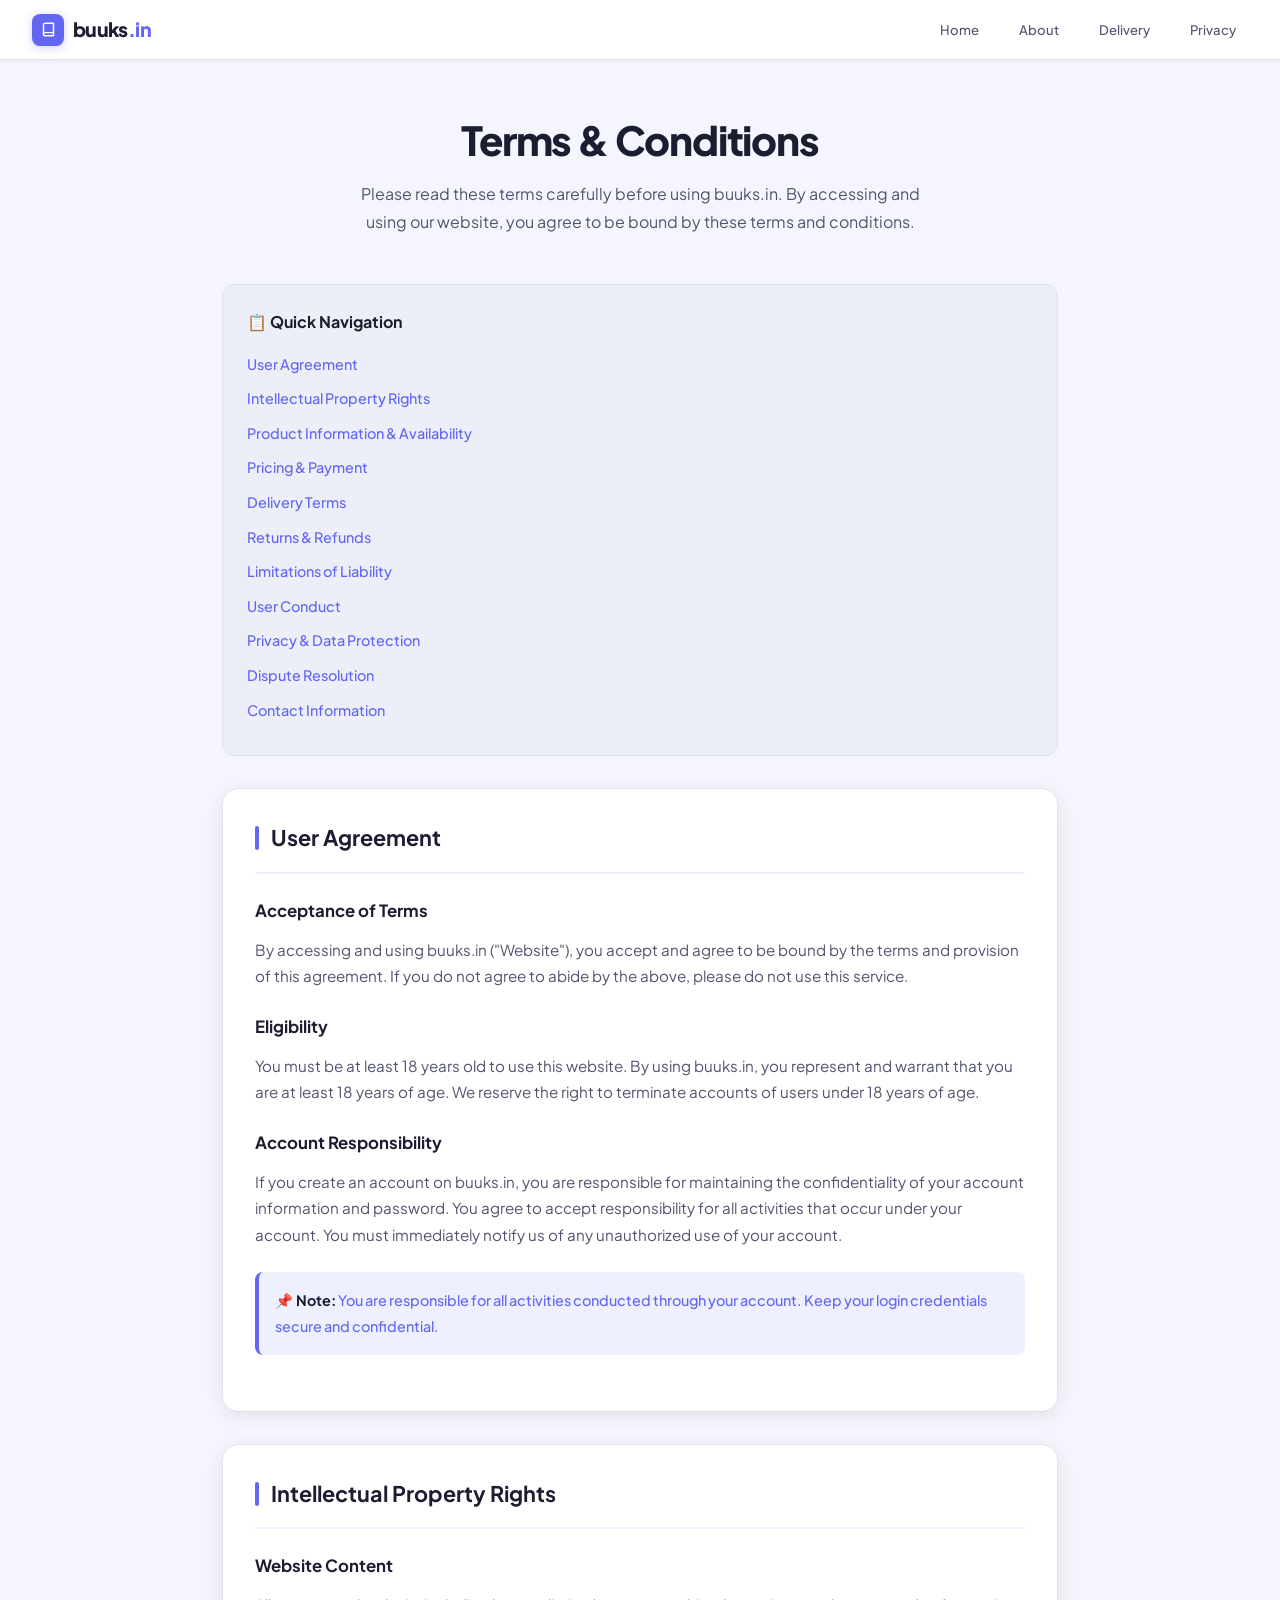
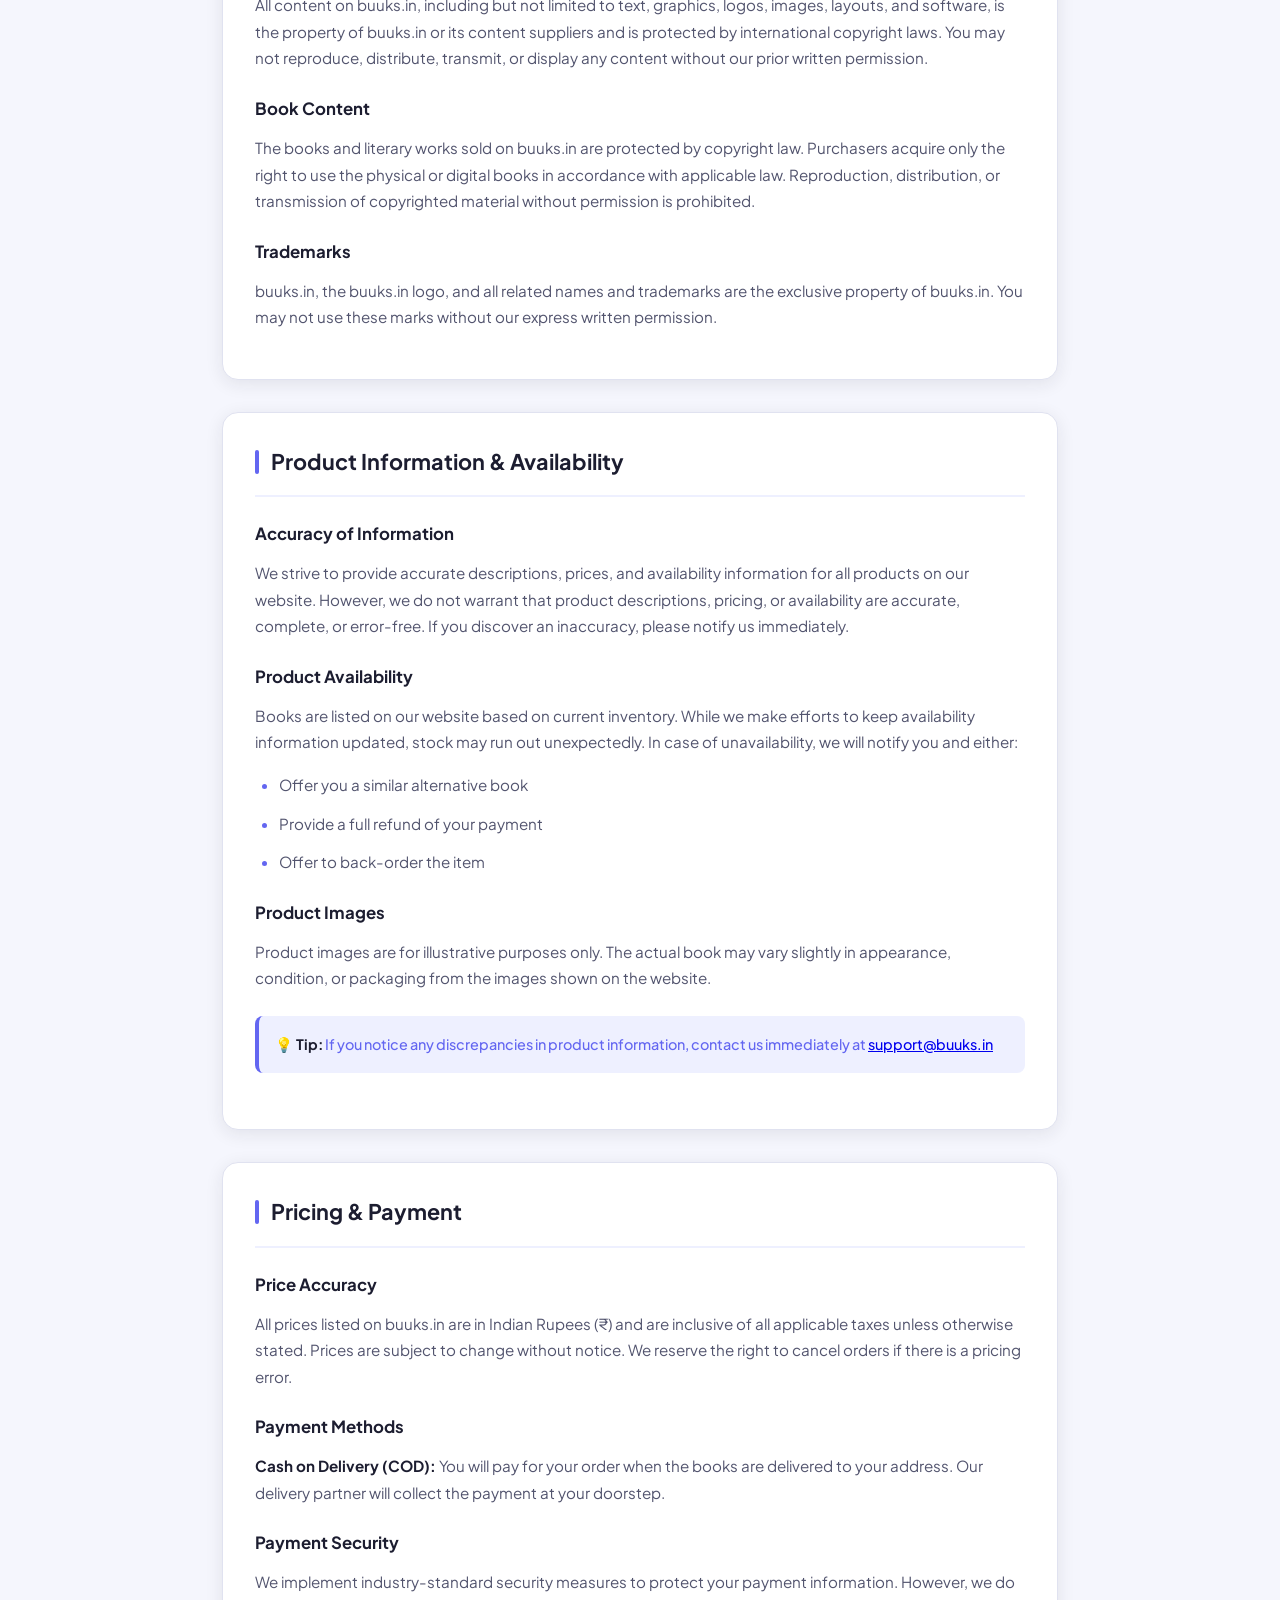
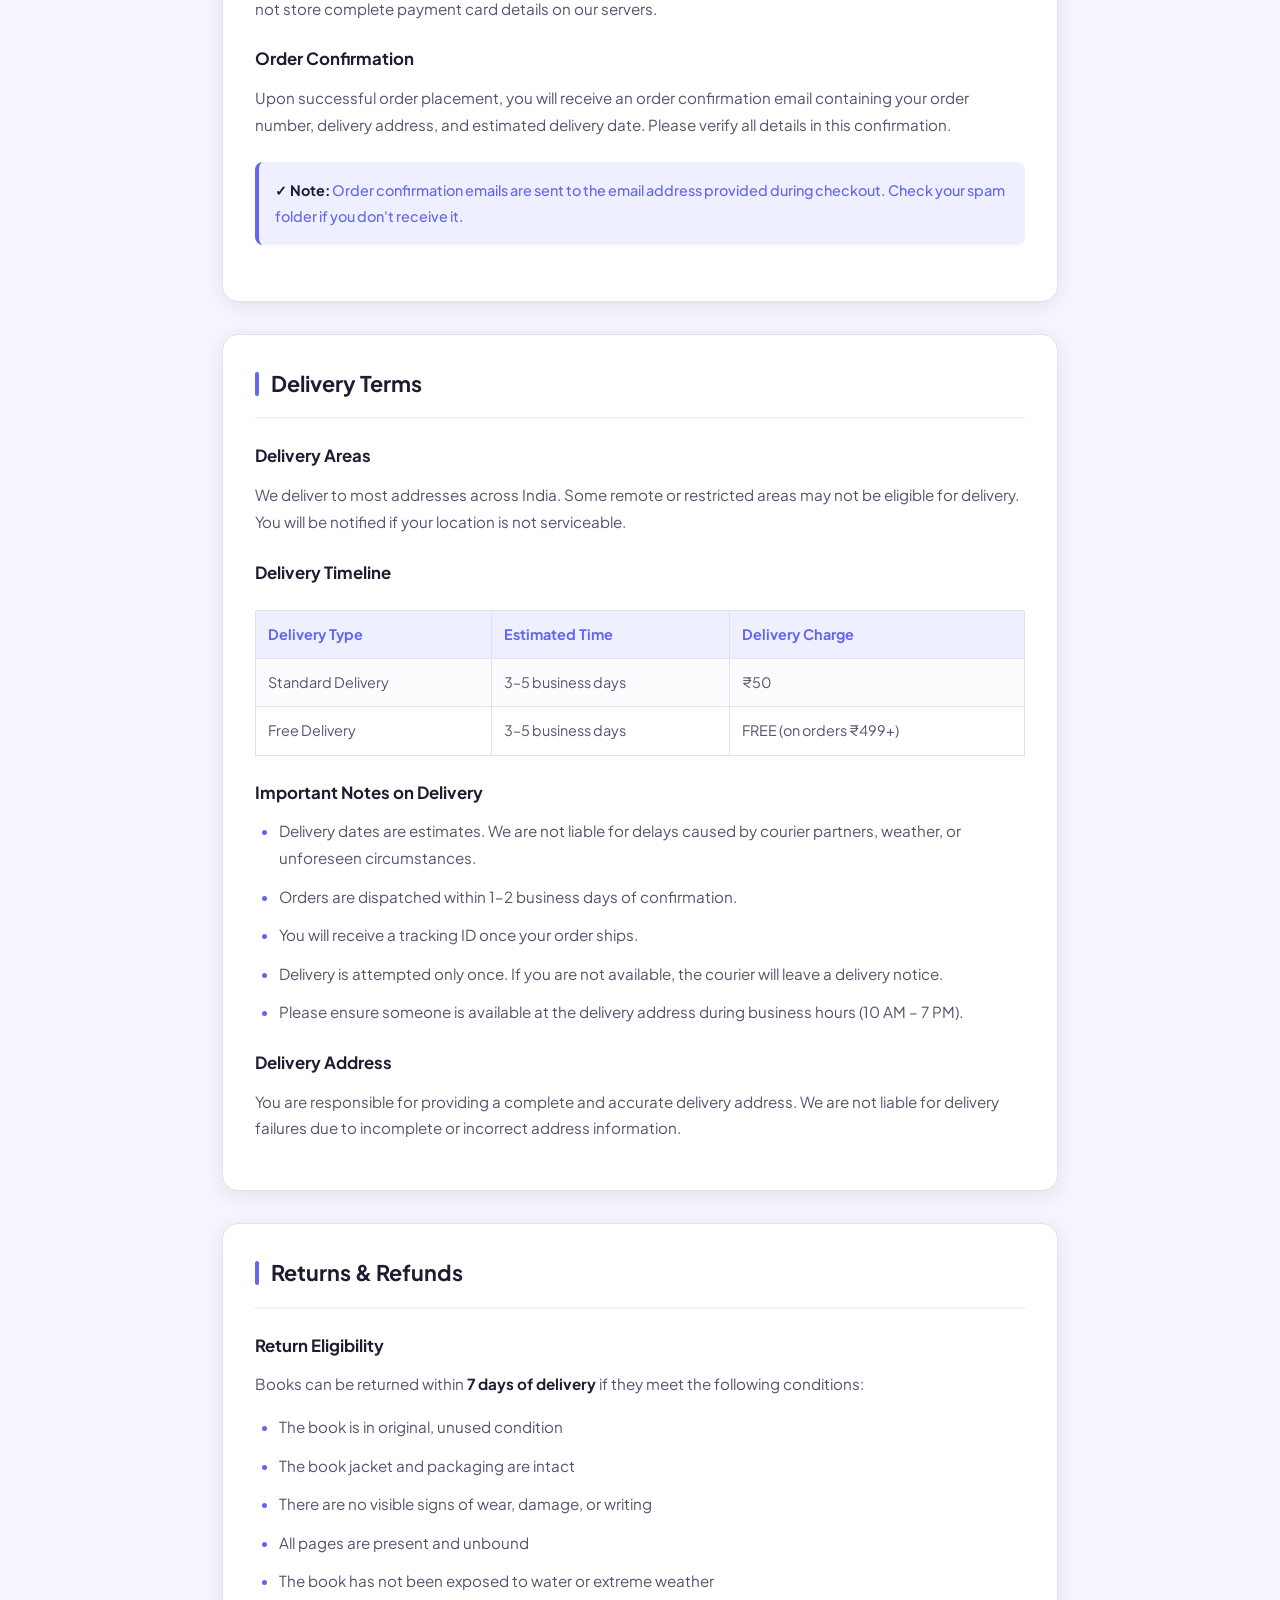
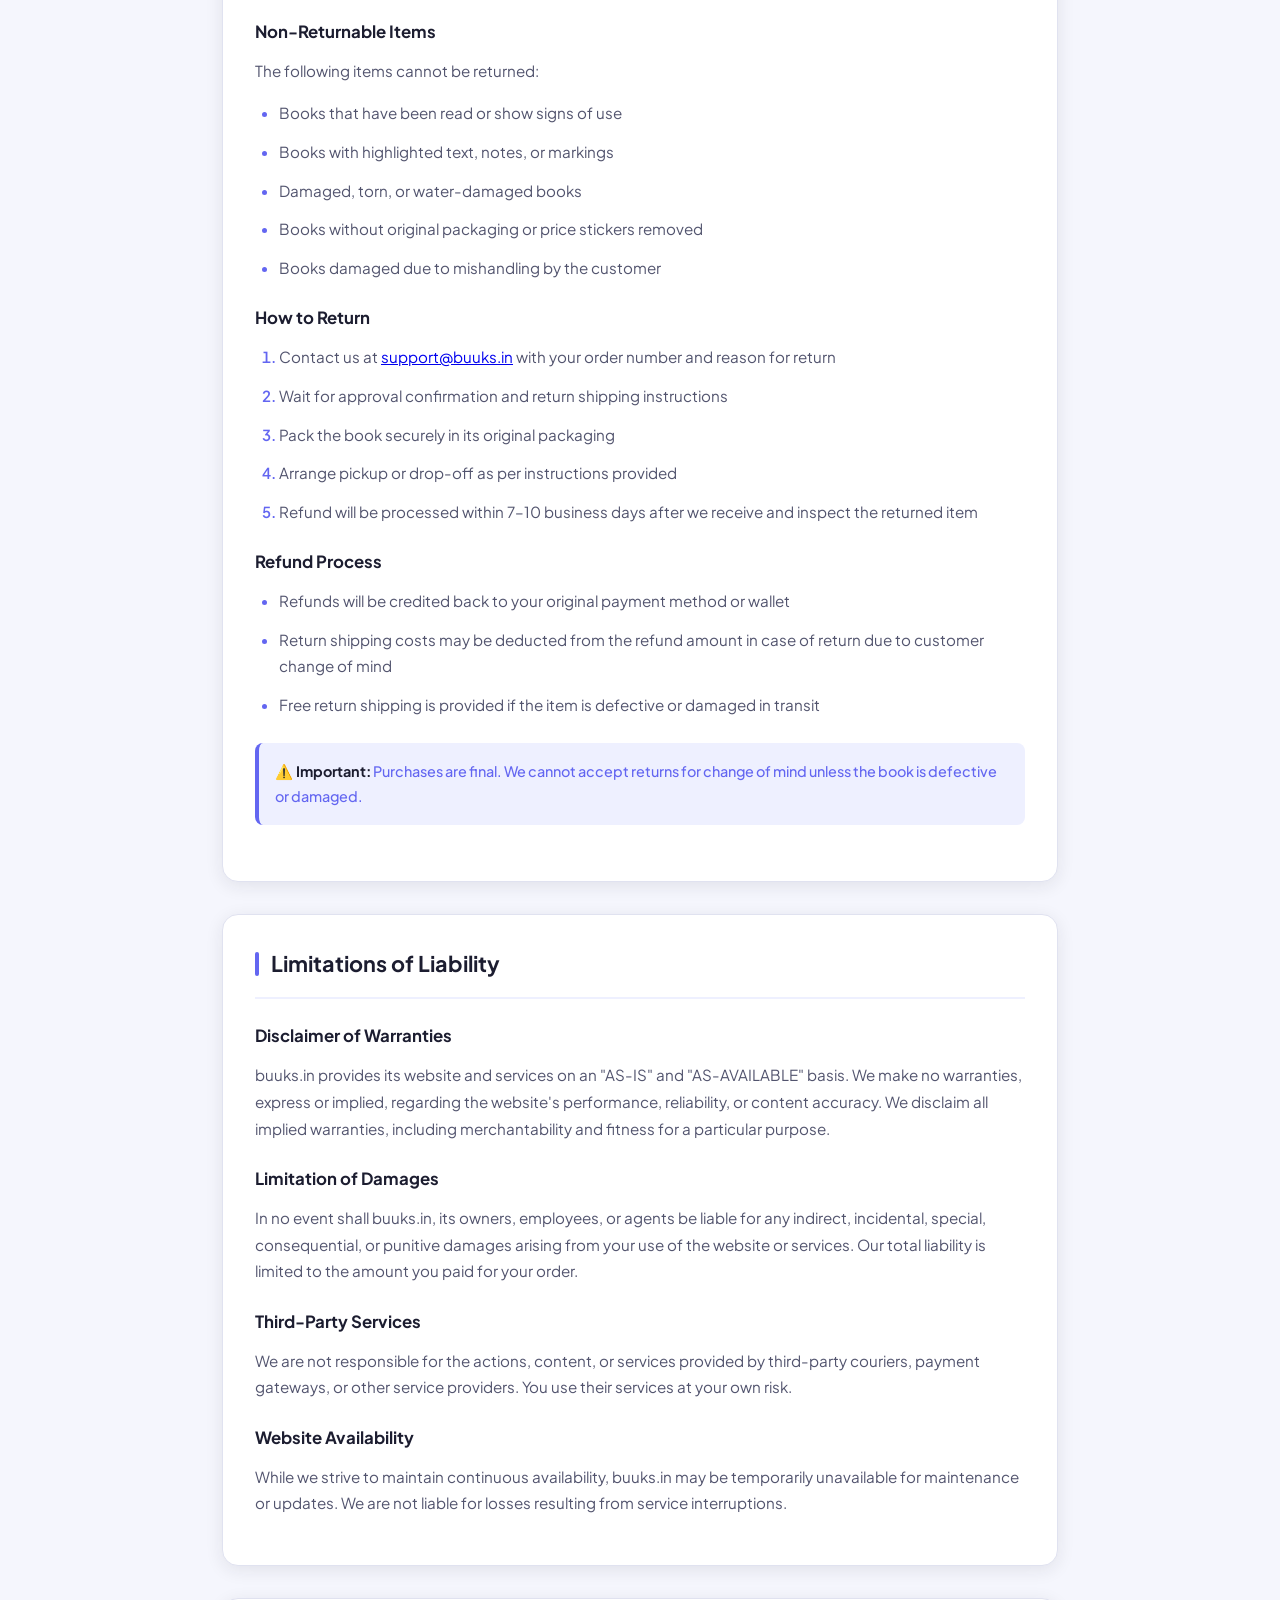
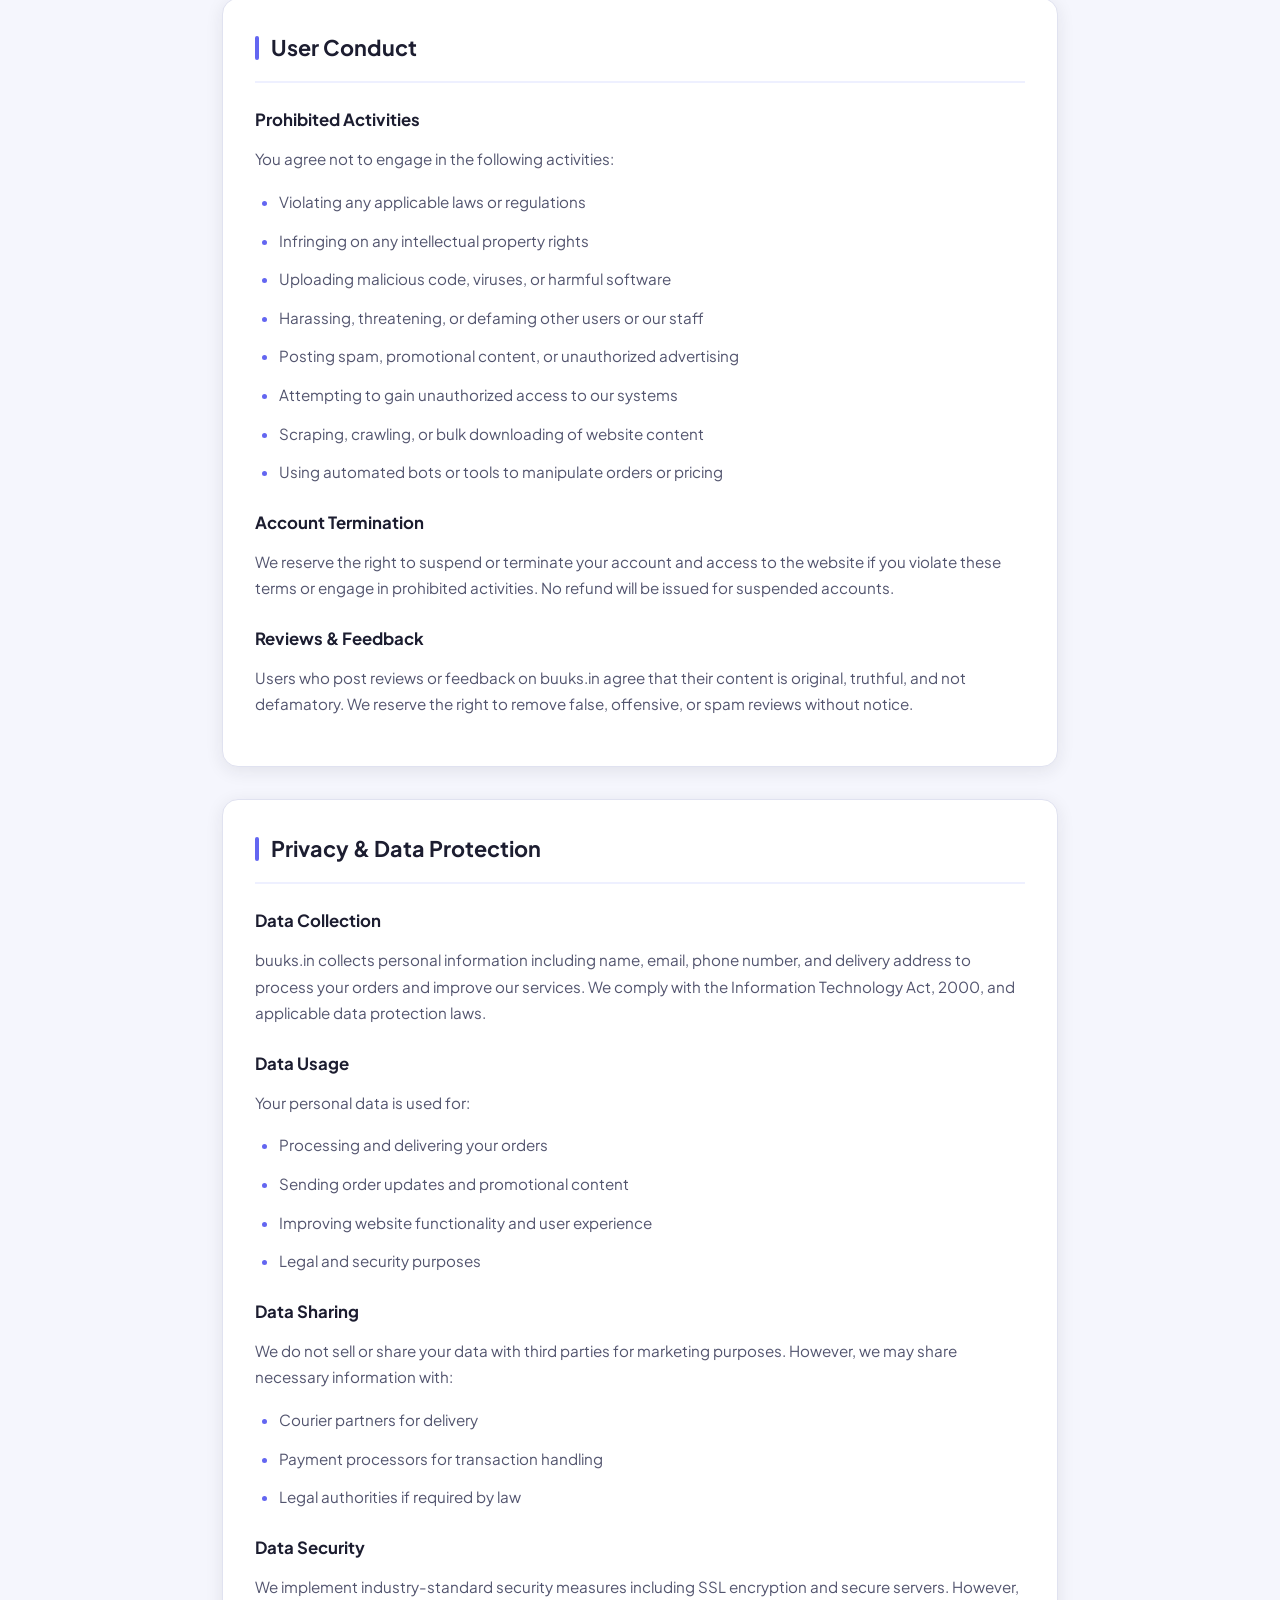
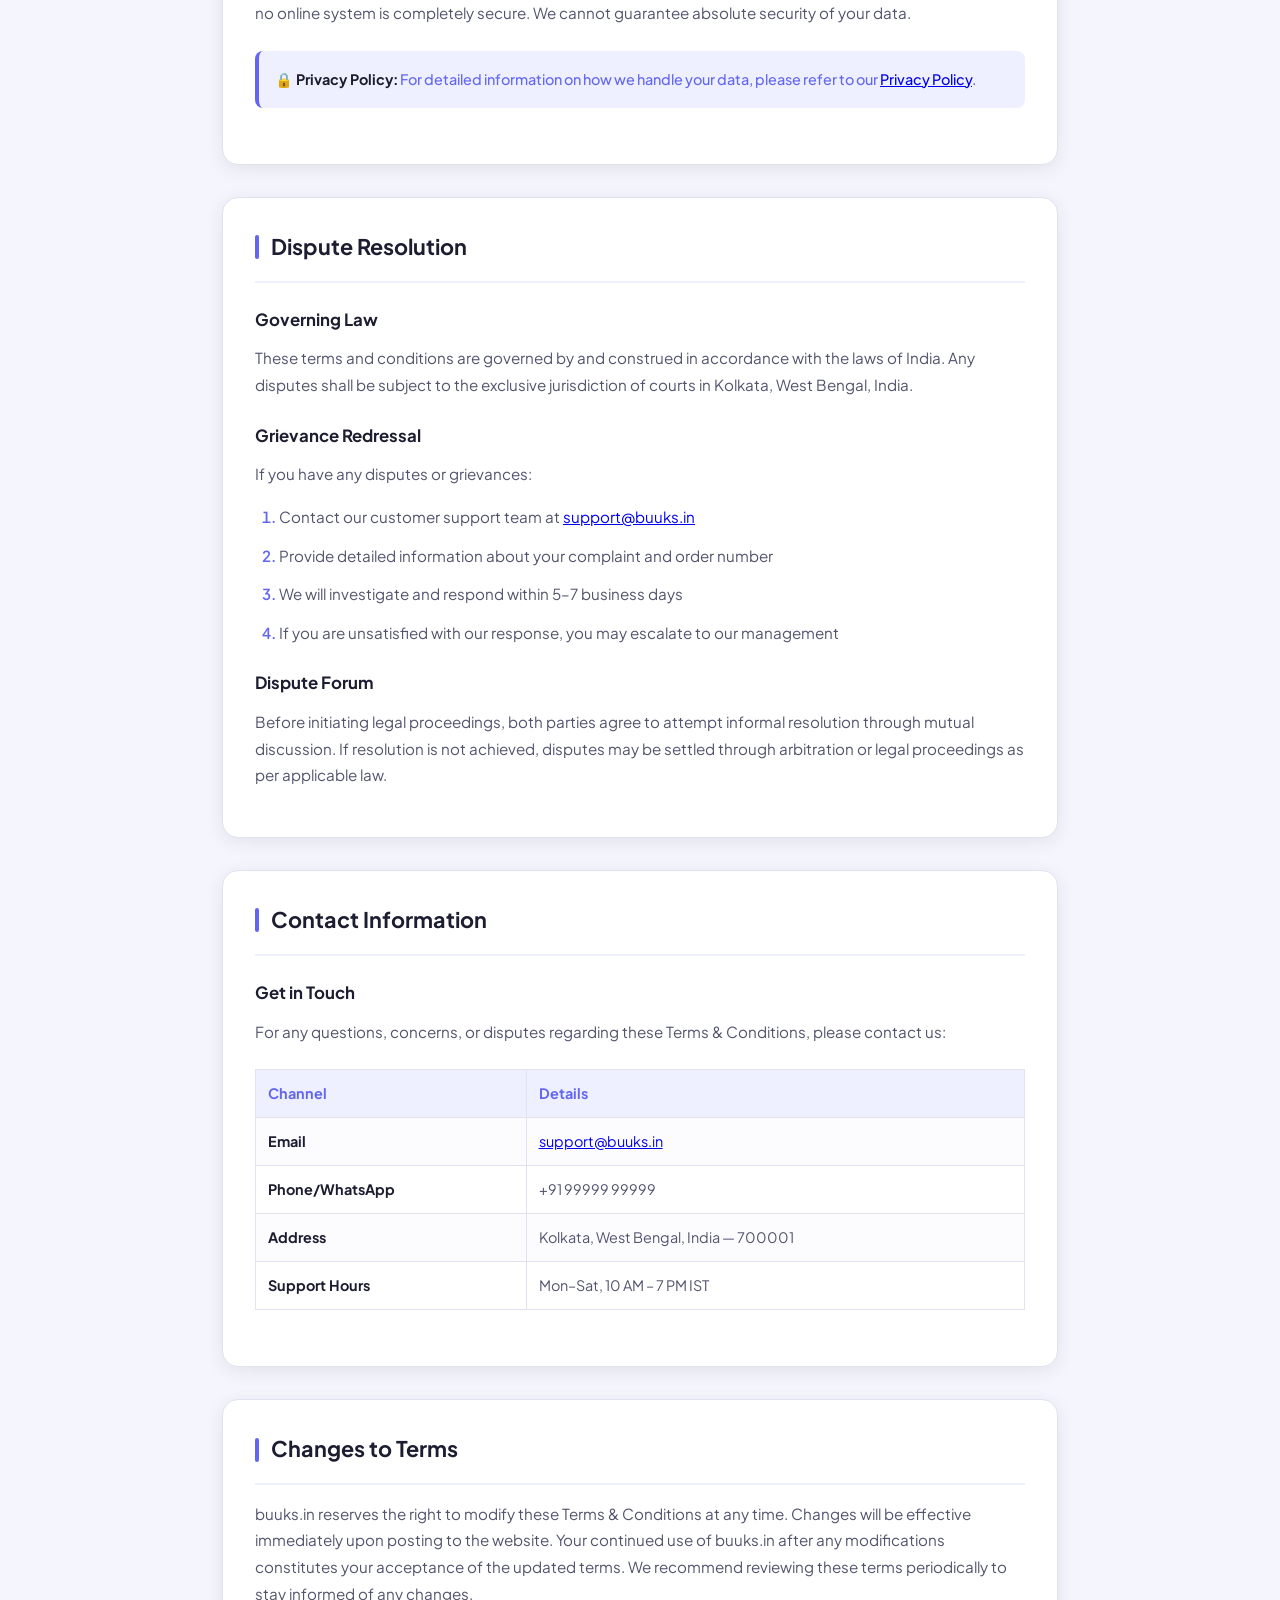
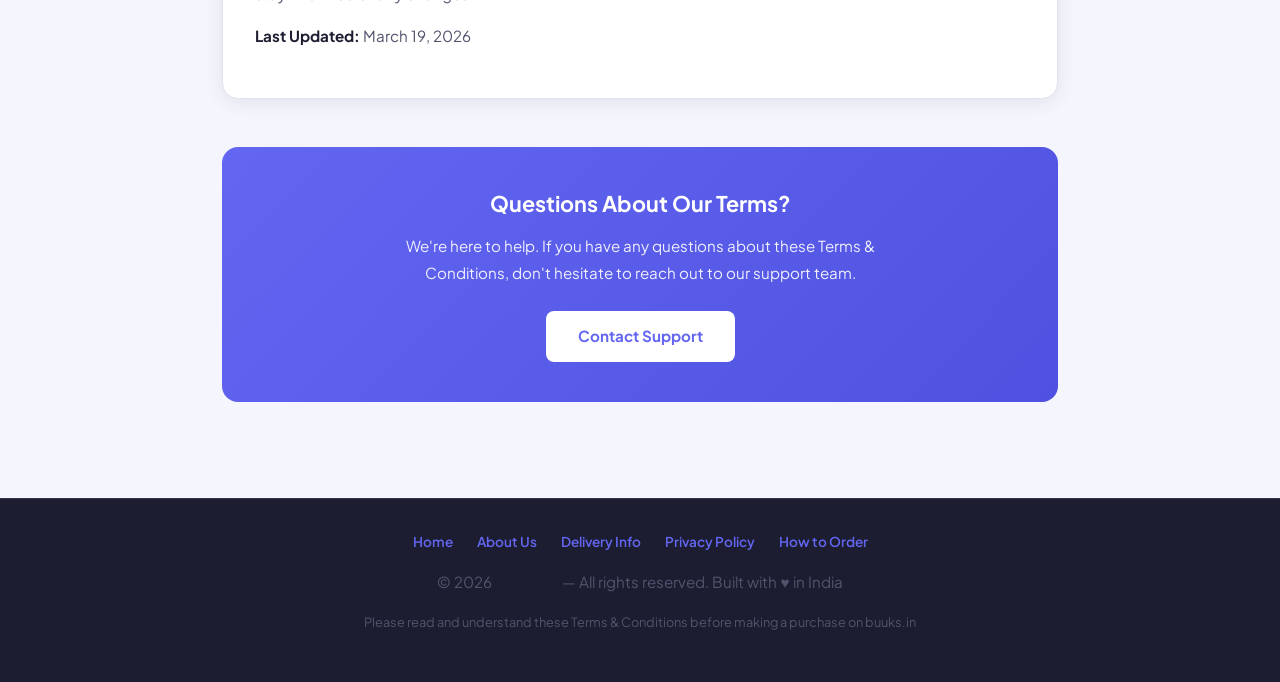
<file: pages/terms.html>
<!DOCTYPE html>
<html lang="en">
<head>
  <meta charset="UTF-8">
  <meta name="viewport" content="width=device-width, initial-scale=1.0">
  <title>Terms & Conditions — buuks.in</title>
  <link href="https://fonts.googleapis.com/css2?family=Plus+Jakarta+Sans:wght@300;400;500;600;700;800&display=swap" rel="stylesheet">
  <!-- Google tag (gtag.js) -->
<script async src="https://www.googletagmanager.com/gtag/js?id=G-TCL7EN62YX"></script>
<script>
  window.dataLayer = window.dataLayer || [];
  function gtag(){dataLayer.push(arguments);}
  gtag('js', new Date());

  gtag('config', 'G-TCL7EN62YX');
</script>
  <style>
    * {
      margin: 0;
      padding: 0;
      box-sizing: border-box;
    }

    :root {
      --white: #ffffff;
      --bg: #f5f6fd;
      --surface: #eceef8;
      --border: #e0e2f0;
      --border2: #c9ccdf;
      --text: #1c1d30;
      --text2: #52546e;
      --text3: #9496b2;
      --accent: #6366f1;
      --accent-h: #4f52e0;
      --accent-bg: #eef0ff;
      --accent-s: #dde0ff;
      --green: #15a05b;
      --green-bg: #e8faf2;
      --sh-sm: 0 1px 4px rgba(28, 29, 48, 0.07);
      --sh-md: 0 4px 18px rgba(28, 29, 48, 0.09);
      --sh-lg: 0 12px 40px rgba(28, 29, 48, 0.13);
      --r: 12px;
      --r-sm: 8px;
      --r-lg: 16px;
    }

    html {
      scroll-behavior: smooth;
    }

    body {
      font-family: 'Plus Jakarta Sans', sans-serif;
      background-color: var(--bg);
      color: var(--text);
      line-height: 1.6;
      -webkit-font-smoothing: antialiased;
    }

    /* ── HEADER ── */
    header {
      background-color: var(--white);
      border-bottom: 1.5px solid var(--border);
      padding: 0 2rem;
      height: 60px;
      display: flex;
      align-items: center;
      position: sticky;
      top: 0;
      z-index: 100;
      box-shadow: var(--sh-sm);
    }

    .logo {
      display: flex;
      align-items: center;
      gap: 0.55rem;
      text-decoration: none;
      flex-shrink: 0;
    }

    .logo-icon {
      width: 32px;
      height: 32px;
      background: var(--accent);
      border-radius: 8px;
      display: grid;
      place-items: center;
      color: #fff;
      box-shadow: 0 2px 10px rgba(99, 102, 241, 0.3);
      flex-shrink: 0;
    }

    .logo-name {
      font-size: 1.22rem;
      font-weight: 800;
      color: var(--text);
      letter-spacing: -0.03em;
    }

    .logo-name span {
      color: var(--accent);
    }

    nav {
      margin-left: auto;
      display: flex;
      gap: 1rem;
      align-items: center;
    }

    nav a {
      font-size: 0.82rem;
      font-weight: 500;
      color: var(--text2);
      text-decoration: none;
      padding: 0.5rem 0.75rem;
      border-radius: 7px;
      transition: all 0.15s;
    }

    nav a:hover {
      color: var(--accent);
      background: var(--accent-bg);
    }

    /* ── MAIN CONTENT ── */
    .container {
      max-width: 900px;
      margin: 0 auto;
      padding: 3rem 2rem;
    }

    .page-header {
      margin-bottom: 3rem;
      text-align: center;
    }

    .page-header h1 {
      font-size: 2.5rem;
      font-weight: 800;
      color: var(--text);
      letter-spacing: -0.03em;
      margin-bottom: 0.5rem;
    }

    .page-header p {
      font-size: 1rem;
      color: var(--text2);
      max-width: 600px;
      margin: 0 auto;
    }

    /* ── CONTENT SECTIONS ── */
    .content-section {
      background: var(--white);
      border: 1px solid var(--border);
      border-radius: var(--r-lg);
      padding: 2rem;
      margin-bottom: 2rem;
      box-shadow: var(--sh-md);
    }

    .section-title {
      font-size: 1.35rem;
      font-weight: 700;
      color: var(--text);
      margin-bottom: 1rem;
      padding-bottom: 1rem;
      border-bottom: 2px solid var(--accent-bg);
      display: flex;
      align-items: center;
      gap: 0.75rem;
    }

    .section-title::before {
      content: '';
      width: 4px;
      height: 24px;
      background: var(--accent);
      border-radius: 2px;
    }

    .subsection-title {
      font-size: 1.05rem;
      font-weight: 700;
      color: var(--text);
      margin-top: 1.5rem;
      margin-bottom: 0.75rem;
    }

    .subsection-title:first-child {
      margin-top: 0;
    }

    p, li {
      font-size: 0.95rem;
      color: var(--text2);
      margin-bottom: 1rem;
      line-height: 1.75;
    }

    ul, ol {
      margin-left: 1.5rem;
      margin-bottom: 1rem;
    }

    li {
      margin-bottom: 0.75rem;
    }

    li::marker {
      color: var(--accent);
      font-weight: 600;
    }

    strong {
      color: var(--text);
      font-weight: 700;
    }

    .highlight {
      background: var(--accent-bg);
      border-left: 4px solid var(--accent);
      padding: 1rem;
      border-radius: var(--r-sm);
      margin: 1.5rem 0;
    }

    .highlight p {
      margin: 0;
      font-size: 0.9rem;
      color: var(--accent);
      font-weight: 500;
    }

    .table-responsive {
      overflow-x: auto;
      margin: 1.5rem 0;
    }

    table {
      width: 100%;
      border-collapse: collapse;
      font-size: 0.9rem;
    }

    th {
      background: var(--accent-bg);
      color: var(--accent);
      padding: 0.75rem;
      text-align: left;
      font-weight: 700;
      border: 1px solid var(--border);
    }

    td {
      padding: 0.75rem;
      border: 1px solid var(--border);
      color: var(--text2);
    }

    tr:nth-child(even) {
      background: rgba(99, 102, 241, 0.02);
    }

    /* ── CTA SECTION ── */
    .cta-section {
      background: linear-gradient(135deg, var(--accent) 0%, var(--accent-h) 100%);
      color: white;
      border-radius: var(--r-lg);
      padding: 2.5rem 2rem;
      text-align: center;
      margin: 3rem 0;
    }

    .cta-section h3 {
      font-size: 1.35rem;
      font-weight: 700;
      margin-bottom: 0.75rem;
    }

    .cta-section p {
      color: rgba(255, 255, 255, 0.9);
      margin-bottom: 1.5rem;
      max-width: 500px;
      margin-left: auto;
      margin-right: auto;
    }

    .cta-btn {
      display: inline-block;
      padding: 0.85rem 2rem;
      background: white;
      color: var(--accent);
      border: none;
      border-radius: 8px;
      font-weight: 700;
      font-size: 0.95rem;
      cursor: pointer;
      text-decoration: none;
      transition: all 0.2s;
      font-family: 'Plus Jakarta Sans', sans-serif;
    }

    .cta-btn:hover {
      transform: translateY(-2px);
      box-shadow: 0 8px 20px rgba(0, 0, 0, 0.15);
    }

    /* ── FOOTER ── */
    footer {
      background: var(--text);
      color: rgba(255, 255, 255, 0.55);
      padding: 2rem;
      text-align: center;
      font-size: 0.85rem;
      border-top: 1px solid rgba(255, 255, 255, 0.1);
    }

    footer a {
      color: var(--accent);
      text-decoration: none;
      font-weight: 600;
    }

    footer a:hover {
      text-decoration: underline;
    }

    .footer-links {
      display: flex;
      justify-content: center;
      gap: 1.5rem;
      margin-bottom: 1rem;
      flex-wrap: wrap;
    }

    /* ── TABLE OF CONTENTS ── */
    .toc {
      background: var(--surface);
      border: 1px solid var(--border);
      border-radius: var(--r);
      padding: 1.5rem;
      margin-bottom: 2rem;
    }

    .toc h4 {
      font-size: 1rem;
      font-weight: 700;
      color: var(--text);
      margin-bottom: 1rem;
    }

    .toc-list {
      list-style: none;
      margin: 0;
    }

    .toc-list li {
      margin-bottom: 0.5rem;
    }

    .toc-list a {
      color: var(--accent);
      text-decoration: none;
      font-weight: 500;
      font-size: 0.9rem;
      transition: all 0.15s;
    }

    .toc-list a:hover {
      color: var(--accent-h);
      padding-left: 0.5rem;
    }

    /* ── RESPONSIVE ── */
    @media (max-width: 768px) {
      header {
        padding: 0 1rem;
      }

      nav {
        gap: 0.5rem;
      }

      nav a {
        font-size: 0.75rem;
        padding: 0.4rem 0.5rem;
      }

      .container {
        padding: 2rem 1rem;
      }

      .page-header h1 {
        font-size: 1.8rem;
      }

      .content-section {
        padding: 1.5rem;
      }

      .section-title {
        font-size: 1.15rem;
      }

      .subsection-title {
        font-size: 0.95rem;
      }

      p, li {
        font-size: 0.9rem;
      }

      .cta-section {
        padding: 2rem 1.5rem;
        margin: 2rem 0;
      }

      .cta-section h3 {
        font-size: 1.15rem;
      }

      .footer-links {
        gap: 1rem;
        font-size: 0.8rem;
      }
    }

    @media (max-width: 480px) {
      .page-header h1 {
        font-size: 1.5rem;
      }

      .container {
        padding: 1.5rem 0.75rem;
      }

      .content-section {
        padding: 1rem;
        margin-bottom: 1.5rem;
      }

      .section-title {
        font-size: 1rem;
      }

      nav {
        display: none;
      }

      .toc {
        padding: 1rem;
      }

      .cta-btn {
        display: block;
        width: 100%;
      }
    }
  </style>
</head>
<body>
  <!-- HEADER -->
  <header>
    <a class="logo" href="index.html">
      <div class="logo-icon">
        <svg width="15" height="15" viewBox="0 0 24 24" fill="none" stroke="currentColor" stroke-width="2.3" stroke-linecap="round" stroke-linejoin="round"><path d="M4 19.5A2.5 2.5 0 0 1 6.5 17H20"/><path d="M6.5 2H20v20H6.5A2.5 2.5 0 0 1 4 19.5v-15A2.5 2.5 0 0 1 6.5 2z"/></svg>
      </div>
      <span class="logo-name">buuks<span>.in</span></span>
    </a>
    <nav>
      <a href="index.html">Home</a>
      <a href="pages/about.html">About</a>
      <a href="pages/delivery.html">Delivery</a>
      <a href="pages/pPolicy.html">Privacy</a>
    </nav>
  </header>

  <!-- MAIN CONTENT -->
  <div class="container">
    <!-- PAGE HEADER -->
    <div class="page-header">
      <h1>Terms & Conditions</h1>
      <p>Please read these terms carefully before using buuks.in. By accessing and using our website, you agree to be bound by these terms and conditions.</p>
    </div>

    <!-- TABLE OF CONTENTS -->
    <div class="toc">
      <h4>📋 Quick Navigation</h4>
      <ul class="toc-list">
        <li><a href="#user-agreement">User Agreement</a></li>
        <li><a href="#intellectual-property">Intellectual Property Rights</a></li>
        <li><a href="#product-information">Product Information & Availability</a></li>
        <li><a href="#pricing-payment">Pricing & Payment</a></li>
        <li><a href="#delivery">Delivery Terms</a></li>
        <li><a href="#returns-refunds">Returns & Refunds</a></li>
        <li><a href="#limitations">Limitations of Liability</a></li>
        <li><a href="#user-conduct">User Conduct</a></li>
        <li><a href="#privacy">Privacy & Data Protection</a></li>
        <li><a href="#dispute-resolution">Dispute Resolution</a></li>
        <li><a href="#contact">Contact Information</a></li>
      </ul>
    </div>

    <!-- 1. USER AGREEMENT -->
    <div class="content-section" id="user-agreement">
      <h2 class="section-title">User Agreement</h2>
      
      <div class="subsection-title">Acceptance of Terms</div>
      <p>By accessing and using buuks.in ("Website"), you accept and agree to be bound by the terms and provision of this agreement. If you do not agree to abide by the above, please do not use this service.</p>
      
      <div class="subsection-title">Eligibility</div>
      <p>You must be at least 18 years old to use this website. By using buuks.in, you represent and warrant that you are at least 18 years of age. We reserve the right to terminate accounts of users under 18 years of age.</p>
      
      <div class="subsection-title">Account Responsibility</div>
      <p>If you create an account on buuks.in, you are responsible for maintaining the confidentiality of your account information and password. You agree to accept responsibility for all activities that occur under your account. You must immediately notify us of any unauthorized use of your account.</p>
      
      <div class="highlight">
        <p><strong>📌 Note:</strong> You are responsible for all activities conducted through your account. Keep your login credentials secure and confidential.</p>
      </div>
    </div>

    <!-- 2. INTELLECTUAL PROPERTY RIGHTS -->
    <div class="content-section" id="intellectual-property">
      <h2 class="section-title">Intellectual Property Rights</h2>
      
      <div class="subsection-title">Website Content</div>
      <p>All content on buuks.in, including but not limited to text, graphics, logos, images, layouts, and software, is the property of buuks.in or its content suppliers and is protected by international copyright laws. You may not reproduce, distribute, transmit, or display any content without our prior written permission.</p>
      
      <div class="subsection-title">Book Content</div>
      <p>The books and literary works sold on buuks.in are protected by copyright law. Purchasers acquire only the right to use the physical or digital books in accordance with applicable law. Reproduction, distribution, or transmission of copyrighted material without permission is prohibited.</p>
      
      <div class="subsection-title">Trademarks</div>
      <p>buuks.in, the buuks.in logo, and all related names and trademarks are the exclusive property of buuks.in. You may not use these marks without our express written permission.</p>
    </div>

    <!-- 3. PRODUCT INFORMATION & AVAILABILITY -->
    <div class="content-section" id="product-information">
      <h2 class="section-title">Product Information & Availability</h2>
      
      <div class="subsection-title">Accuracy of Information</div>
      <p>We strive to provide accurate descriptions, prices, and availability information for all products on our website. However, we do not warrant that product descriptions, pricing, or availability are accurate, complete, or error-free. If you discover an inaccuracy, please notify us immediately.</p>
      
      <div class="subsection-title">Product Availability</div>
      <p>Books are listed on our website based on current inventory. While we make efforts to keep availability information updated, stock may run out unexpectedly. In case of unavailability, we will notify you and either:</p>
      <ul>
        <li>Offer you a similar alternative book</li>
        <li>Provide a full refund of your payment</li>
        <li>Offer to back-order the item</li>
      </ul>
      
      <div class="subsection-title">Product Images</div>
      <p>Product images are for illustrative purposes only. The actual book may vary slightly in appearance, condition, or packaging from the images shown on the website.</p>
      
      <div class="highlight">
        <p><strong>💡 Tip:</strong> If you notice any discrepancies in product information, contact us immediately at <a href="mailto:support@buuks.in">support@buuks.in</a></p>
      </div>
    </div>

    <!-- 4. PRICING & PAYMENT -->
    <div class="content-section" id="pricing-payment">
      <h2 class="section-title">Pricing & Payment</h2>
      
      <div class="subsection-title">Price Accuracy</div>
      <p>All prices listed on buuks.in are in Indian Rupees (₹) and are inclusive of all applicable taxes unless otherwise stated. Prices are subject to change without notice. We reserve the right to cancel orders if there is a pricing error.</p>
      
      <div class="subsection-title">Payment Methods</div>
      <p><strong>Cash on Delivery (COD):</strong> You will pay for your order when the books are delivered to your address. Our delivery partner will collect the payment at your doorstep.</p>
      
      <div class="subsection-title">Payment Security</div>
      <p>We implement industry-standard security measures to protect your payment information. However, we do not store complete payment card details on our servers.</p>
      
      <div class="subsection-title">Order Confirmation</div>
      <p>Upon successful order placement, you will receive an order confirmation email containing your order number, delivery address, and estimated delivery date. Please verify all details in this confirmation.</p>
      
      <div class="highlight">
        <p><strong>✓ Note:</strong> Order confirmation emails are sent to the email address provided during checkout. Check your spam folder if you don't receive it.</p>
      </div>
    </div>

    <!-- 5. DELIVERY TERMS -->
    <div class="content-section" id="delivery">
      <h2 class="section-title">Delivery Terms</h2>
      
      <div class="subsection-title">Delivery Areas</div>
      <p>We deliver to most addresses across India. Some remote or restricted areas may not be eligible for delivery. You will be notified if your location is not serviceable.</p>
      
      <div class="subsection-title">Delivery Timeline</div>
      <table class="table-responsive">
        <tr>
          <th>Delivery Type</th>
          <th>Estimated Time</th>
          <th>Delivery Charge</th>
        </tr>
        <tr>
          <td>Standard Delivery</td>
          <td>3–5 business days</td>
          <td>₹50</td>
        </tr>
        <tr>
          <td>Free Delivery</td>
          <td>3–5 business days</td>
          <td>FREE (on orders ₹499+)</td>
        </tr>
      </table>
      
      <div class="subsection-title">Important Notes on Delivery</div>
      <ul>
        <li>Delivery dates are estimates. We are not liable for delays caused by courier partners, weather, or unforeseen circumstances.</li>
        <li>Orders are dispatched within 1–2 business days of confirmation.</li>
        <li>You will receive a tracking ID once your order ships.</li>
        <li>Delivery is attempted only once. If you are not available, the courier will leave a delivery notice.</li>
        <li>Please ensure someone is available at the delivery address during business hours (10 AM – 7 PM).</li>
      </ul>
      
      <div class="subsection-title">Delivery Address</div>
      <p>You are responsible for providing a complete and accurate delivery address. We are not liable for delivery failures due to incomplete or incorrect address information.</p>
    </div>

    <!-- 6. RETURNS & REFUNDS -->
    <div class="content-section" id="returns-refunds">
      <h2 class="section-title">Returns & Refunds</h2>
      
      <div class="subsection-title">Return Eligibility</div>
      <p>Books can be returned within <strong>7 days of delivery</strong> if they meet the following conditions:</p>
      <ul>
        <li>The book is in original, unused condition</li>
        <li>The book jacket and packaging are intact</li>
        <li>There are no visible signs of wear, damage, or writing</li>
        <li>All pages are present and unbound</li>
        <li>The book has not been exposed to water or extreme weather</li>
      </ul>
      
      <div class="subsection-title">Non-Returnable Items</div>
      <p>The following items cannot be returned:</p>
      <ul>
        <li>Books that have been read or show signs of use</li>
        <li>Books with highlighted text, notes, or markings</li>
        <li>Damaged, torn, or water-damaged books</li>
        <li>Books without original packaging or price stickers removed</li>
        <li>Books damaged due to mishandling by the customer</li>
      </ul>
      
      <div class="subsection-title">How to Return</div>
      <ol>
        <li>Contact us at <a href="mailto:support@buuks.in">support@buuks.in</a> with your order number and reason for return</li>
        <li>Wait for approval confirmation and return shipping instructions</li>
        <li>Pack the book securely in its original packaging</li>
        <li>Arrange pickup or drop-off as per instructions provided</li>
        <li>Refund will be processed within 7–10 business days after we receive and inspect the returned item</li>
      </ol>
      
      <div class="subsection-title">Refund Process</div>
      <ul>
        <li>Refunds will be credited back to your original payment method or wallet</li>
        <li>Return shipping costs may be deducted from the refund amount in case of return due to customer change of mind</li>
        <li>Free return shipping is provided if the item is defective or damaged in transit</li>
      </ul>
      
      <div class="highlight">
        <p><strong>⚠️ Important:</strong> Purchases are final. We cannot accept returns for change of mind unless the book is defective or damaged.</p>
      </div>
    </div>

    <!-- 7. LIMITATIONS OF LIABILITY -->
    <div class="content-section" id="limitations">
      <h2 class="section-title">Limitations of Liability</h2>
      
      <div class="subsection-title">Disclaimer of Warranties</div>
      <p>buuks.in provides its website and services on an "AS-IS" and "AS-AVAILABLE" basis. We make no warranties, express or implied, regarding the website's performance, reliability, or content accuracy. We disclaim all implied warranties, including merchantability and fitness for a particular purpose.</p>
      
      <div class="subsection-title">Limitation of Damages</div>
      <p>In no event shall buuks.in, its owners, employees, or agents be liable for any indirect, incidental, special, consequential, or punitive damages arising from your use of the website or services. Our total liability is limited to the amount you paid for your order.</p>
      
      <div class="subsection-title">Third-Party Services</div>
      <p>We are not responsible for the actions, content, or services provided by third-party couriers, payment gateways, or other service providers. You use their services at your own risk.</p>
      
      <div class="subsection-title">Website Availability</div>
      <p>While we strive to maintain continuous availability, buuks.in may be temporarily unavailable for maintenance or updates. We are not liable for losses resulting from service interruptions.</p>
    </div>

    <!-- 8. USER CONDUCT -->
    <div class="content-section" id="user-conduct">
      <h2 class="section-title">User Conduct</h2>
      
      <div class="subsection-title">Prohibited Activities</div>
      <p>You agree not to engage in the following activities:</p>
      <ul>
        <li>Violating any applicable laws or regulations</li>
        <li>Infringing on any intellectual property rights</li>
        <li>Uploading malicious code, viruses, or harmful software</li>
        <li>Harassing, threatening, or defaming other users or our staff</li>
        <li>Posting spam, promotional content, or unauthorized advertising</li>
        <li>Attempting to gain unauthorized access to our systems</li>
        <li>Scraping, crawling, or bulk downloading of website content</li>
        <li>Using automated bots or tools to manipulate orders or pricing</li>
      </ul>
      
      <div class="subsection-title">Account Termination</div>
      <p>We reserve the right to suspend or terminate your account and access to the website if you violate these terms or engage in prohibited activities. No refund will be issued for suspended accounts.</p>
      
      <div class="subsection-title">Reviews & Feedback</div>
      <p>Users who post reviews or feedback on buuks.in agree that their content is original, truthful, and not defamatory. We reserve the right to remove false, offensive, or spam reviews without notice.</p>
    </div>

    <!-- 9. PRIVACY & DATA PROTECTION -->
    <div class="content-section" id="privacy">
      <h2 class="section-title">Privacy & Data Protection</h2>
      
      <div class="subsection-title">Data Collection</div>
      <p>buuks.in collects personal information including name, email, phone number, and delivery address to process your orders and improve our services. We comply with the Information Technology Act, 2000, and applicable data protection laws.</p>
      
      <div class="subsection-title">Data Usage</div>
      <p>Your personal data is used for:</p>
      <ul>
        <li>Processing and delivering your orders</li>
        <li>Sending order updates and promotional content</li>
        <li>Improving website functionality and user experience</li>
        <li>Legal and security purposes</li>
      </ul>
      
      <div class="subsection-title">Data Sharing</div>
      <p>We do not sell or share your data with third parties for marketing purposes. However, we may share necessary information with:</p>
      <ul>
        <li>Courier partners for delivery</li>
        <li>Payment processors for transaction handling</li>
        <li>Legal authorities if required by law</li>
      </ul>
      
      <div class="subsection-title">Data Security</div>
      <p>We implement industry-standard security measures including SSL encryption and secure servers. However, no online system is completely secure. We cannot guarantee absolute security of your data.</p>
      
      <div class="highlight">
        <p><strong>🔒 Privacy Policy:</strong> For detailed information on how we handle your data, please refer to our <a href="pages/pPolicy.html">Privacy Policy</a>.</p>
      </div>
    </div>

    <!-- 10. DISPUTE RESOLUTION -->
    <div class="content-section" id="dispute-resolution">
      <h2 class="section-title">Dispute Resolution</h2>
      
      <div class="subsection-title">Governing Law</div>
      <p>These terms and conditions are governed by and construed in accordance with the laws of India. Any disputes shall be subject to the exclusive jurisdiction of courts in Kolkata, West Bengal, India.</p>
      
      <div class="subsection-title">Grievance Redressal</div>
      <p>If you have any disputes or grievances:</p>
      <ol>
        <li>Contact our customer support team at <a href="mailto:support@buuks.in">support@buuks.in</a></li>
        <li>Provide detailed information about your complaint and order number</li>
        <li>We will investigate and respond within 5–7 business days</li>
        <li>If you are unsatisfied with our response, you may escalate to our management</li>
      </ol>
      
      <div class="subsection-title">Dispute Forum</div>
      <p>Before initiating legal proceedings, both parties agree to attempt informal resolution through mutual discussion. If resolution is not achieved, disputes may be settled through arbitration or legal proceedings as per applicable law.</p>
    </div>

    <!-- 11. CONTACT INFORMATION -->
    <div class="content-section" id="contact">
      <h2 class="section-title">Contact Information</h2>
      
      <div class="subsection-title">Get in Touch</div>
      <p>For any questions, concerns, or disputes regarding these Terms & Conditions, please contact us:</p>
      
      <table class="table-responsive">
        <tr>
          <th>Channel</th>
          <th>Details</th>
        </tr>
        <tr>
          <td><strong>Email</strong></td>
          <td><a href="mailto:support@buuks.in">support@buuks.in</a></td>
        </tr>
        <tr>
          <td><strong>Phone/WhatsApp</strong></td>
          <td>+91 99999 99999</td>
        </tr>
        <tr>
          <td><strong>Address</strong></td>
          <td>Kolkata, West Bengal, India — 700001</td>
        </tr>
        <tr>
          <td><strong>Support Hours</strong></td>
          <td>Mon–Sat, 10 AM – 7 PM IST</td>
        </tr>
      </table>
    </div>

    <!-- CHANGES TO TERMS -->
    <div class="content-section">
      <h2 class="section-title">Changes to Terms</h2>
      
      <p>buuks.in reserves the right to modify these Terms & Conditions at any time. Changes will be effective immediately upon posting to the website. Your continued use of buuks.in after any modifications constitutes your acceptance of the updated terms. We recommend reviewing these terms periodically to stay informed of any changes.</p>
      
      <p><strong>Last Updated:</strong> March 19, 2026</p>
    </div>

    <!-- CTA SECTION -->
    <div class="cta-section">
      <h3>Questions About Our Terms?</h3>
      <p>We're here to help. If you have any questions about these Terms & Conditions, don't hesitate to reach out to our support team.</p>
      <a href="mailto:support@buuks.in" class="cta-btn">Contact Support</a>
    </div>
  </div>

  <!-- FOOTER -->
  <footer>
    <div class="footer-links">
      <a href="index.html">Home</a>
      <a href="pages/about.html">About Us</a>
      <a href="pages/delivery.html">Delivery Info</a>
      <a href="pages/pPolicy.html">Privacy Policy</a>
      <a href="pages/hOrder.html">How to Order</a>
    </div>
    <p>© 2026 <strong>buuks.in</strong> — All rights reserved. Built with ♥ in India</p>
    <p style="font-size: 0.8rem; margin-top: 1rem;">Please read and understand these Terms & Conditions before making a purchase on buuks.in</p>
  </footer>
</body>
</html>
</file>
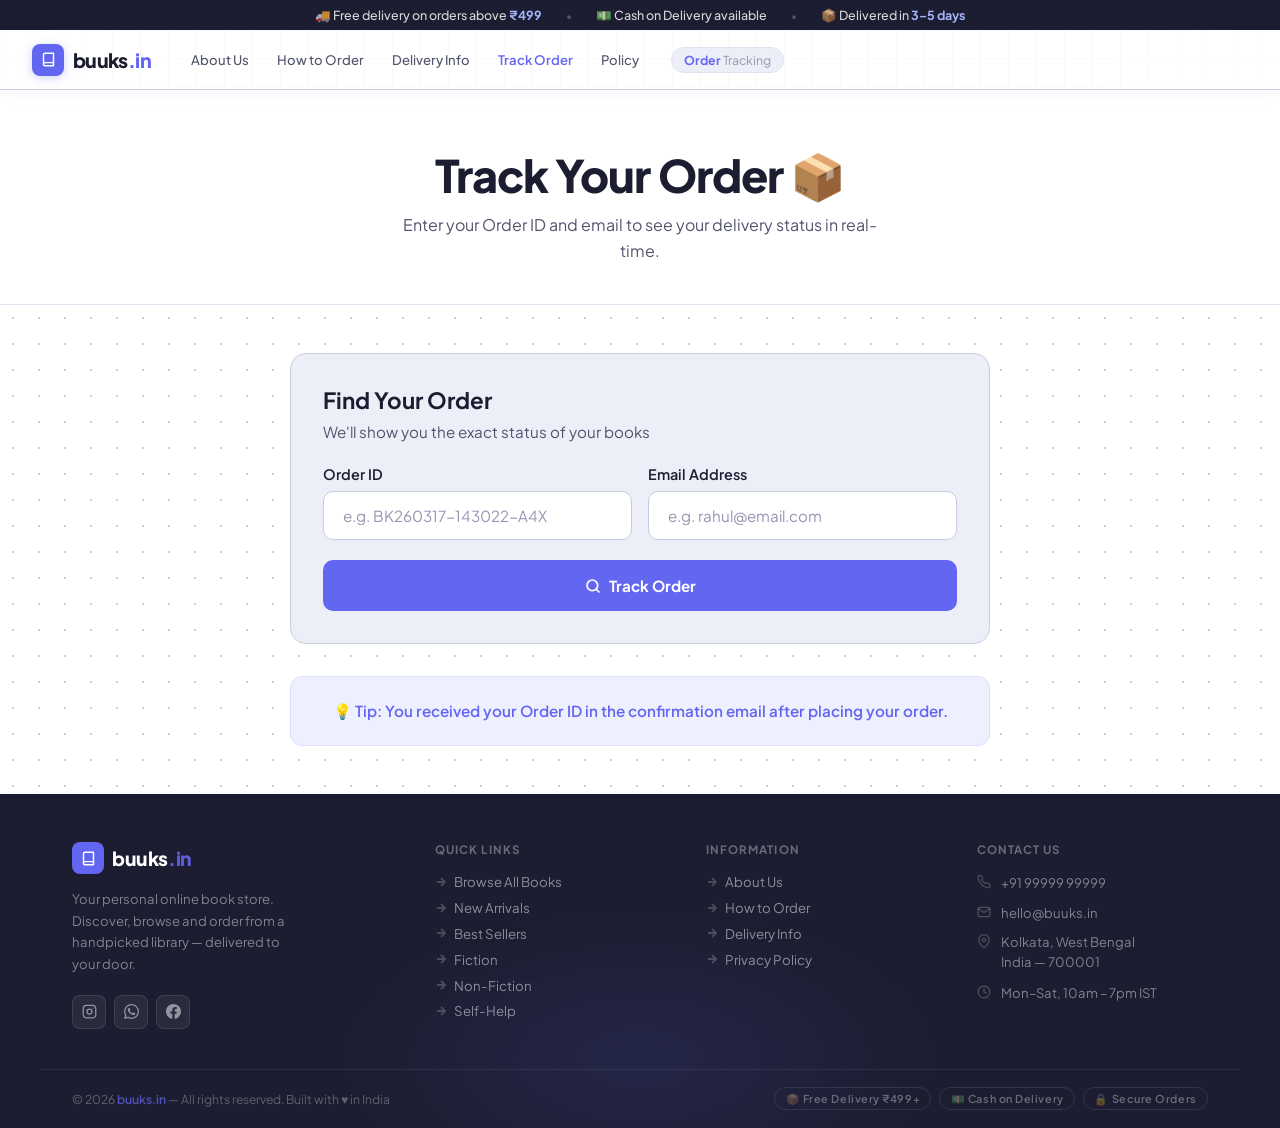
<file: pages/track.html>
<!DOCTYPE html>
<html lang="en">
<head>
<meta charset="UTF-8"/>
<meta name="viewport" content="width=device-width, initial-scale=1.0"/>
<title>Track Your Order — Buuks.in</title>
<link href="https://fonts.googleapis.com/css2?family=Plus+Jakarta+Sans:wght@300;400;500;600;700;800&display=swap" rel="stylesheet"/>
<link rel="stylesheet" href="../styles.css">
<!-- Google tag (gtag.js) -->
<script async src="https://www.googletagmanager.com/gtag/js?id=G-TCL7EN62YX"></script>
<script>
  window.dataLayer = window.dataLayer || [];
  function gtag(){dataLayer.push(arguments);}
  gtag('js', new Date());

  gtag('config', 'G-TCL7EN62YX');
</script>
<style>
  /* Track page specific styles */
  .track-hero {
    background: var(--white);
    border-bottom: 1px solid var(--border);
    padding: 3.5rem 1.5rem 2.5rem;
    text-align: center;
  }
  
  .track-hero h1 {
    font-size: clamp(1.8rem, 5vw, 2.8rem);
    font-weight: 800;
    color: var(--text);
    margin-bottom: 0.5rem;
    letter-spacing: -0.02em;
  }
  
  .track-hero p {
    font-size: 1rem;
    color: var(--text2);
    max-width: 500px;
    margin: 0 auto;
    line-height: 1.6;
  }
  
  .track-section {
    background: var(--white);
    background-image: radial-gradient(var(--border2) 1.2px, transparent 1.2px);
    background-size: 26px 26px;
    padding: 3rem 1.5rem;
  }
  
  .track-container {
    max-width: 700px;
    margin: 0 auto;
  }
  
  .track-form {
    background: var(--surface);
    border: 1.5px solid var(--border2);
    border-radius: 16px;
    padding: 2rem;
    margin-bottom: 2rem;
  }
  
  .track-form-title {
    font-size: 1.4rem;
    font-weight: 700;
    color: var(--text);
    margin-bottom: 0.5rem;
  }
  
  .track-form-subtitle {
    font-size: 0.95rem;
    color: var(--text2);
    margin-bottom: 1.5rem;
  }
  
  .form-group {
    margin-bottom: 1.25rem;
  }
  
  .form-group:last-of-type {
    margin-bottom: 0;
  }
  
  .form-label {
    display: block;
    font-size: 0.9rem;
    font-weight: 600;
    color: var(--text);
    margin-bottom: 0.5rem;
  }
  
  .form-input {
    width: 100%;
    padding: 0.9rem 1.2rem;
    border: 1.5px solid var(--border2);
    border-radius: 10px;
    background: var(--white);
    font-family: 'Plus Jakarta Sans', sans-serif;
    font-size: 0.95rem;
    color: var(--text);
    outline: none;
    transition: all 0.2s;
    box-sizing: border-box;
  }
  
  .form-input:focus {
    border-color: var(--accent);
    box-shadow: 0 0 0 3px rgba(99,102,241,0.12);
    background: var(--white);
  }
  
  .form-input::placeholder {
    color: var(--text3);
  }
  
  .form-inputs-row {
    display: grid;
    grid-template-columns: 1fr 1fr;
    gap: 1rem;
  }
  
  .track-btn {
    width: 100%;
    padding: 1rem;
    background: var(--accent);
    color: white;
    border: none;
    border-radius: 10px;
    font-family: 'Plus Jakarta Sans', sans-serif;
    font-size: 0.95rem;
    font-weight: 700;
    cursor: pointer;
    transition: all 0.2s;
    display: flex;
    align-items: center;
    justify-content: center;
    gap: 0.5rem;
  }
  
  .track-btn:hover {
    background: var(--accent-h);
    transform: translateY(-2px);
    box-shadow: 0 8px 20px rgba(99,102,241,0.3);
  }
  
  .track-btn:disabled {
    opacity: 0.6;
    cursor: not-allowed;
    transform: none;
  }
  
  .track-btn.loading {
    pointer-events: none;
  }
  
  .spinner {
    width: 16px;
    height: 16px;
    border: 2px solid rgba(255,255,255,0.3);
    border-top-color: white;
    border-radius: 50%;
    animation: spin 0.8s linear infinite;
  }
  
  @keyframes spin {
    to { transform: rotate(360deg); }
  }
  
  /* Results section */
  .track-results {
    display: none;
  }
  
  .track-results.show {
    display: block;
  }
  
  .result-error {
    background: #fff0f2;
    border: 1.5px solid var(--red-bg);
    border-radius: 12px;
    padding: 1.5rem;
    color: var(--red);
  }
  
  .result-error-icon {
    font-size: 1.8rem;
    margin-bottom: 0.5rem;
  }
  
  .result-error-title {
    font-weight: 700;
    font-size: 1.05rem;
    margin-bottom: 0.25rem;
  }
  
  .result-error-text {
    font-size: 0.95rem;
  }
  
  .order-card {
    background: var(--white);
    border: 1.5px solid var(--border);
    border-radius: 14px;
    padding: 1.75rem;
    margin-bottom: 1.5rem;
  }
  
  .order-header {
    display: flex;
    justify-content: space-between;
    align-items: start;
    margin-bottom: 1.5rem;
    padding-bottom: 1.5rem;
    border-bottom: 1px solid var(--border);
  }
  
  .order-id-section h3 {
    font-size: 0.85rem;
    color: var(--text3);
    text-transform: uppercase;
    letter-spacing: 0.05em;
    font-weight: 600;
    margin-bottom: 0.3rem;
  }
  
  .order-id-section .id {
    font-size: 1.3rem;
    font-family: monospace;
    font-weight: 800;
    color: var(--text);
  }
  
  .status-badge {
    display: inline-flex;
    align-items: center;
    gap: 0.6rem;
    padding: 0.6rem 1.2rem;
    border-radius: 50px;
    font-weight: 700;
    font-size: 0.9rem;
  }
  
  .status-new {
    background: #fff3cd;
    color: #856404;
  }
  
  .status-confirmed {
    background: #cfe2ff;
    color: #084298;
  }
  
  .status-packed {
    background: #e7d4f5;
    color: #5a189a;
  }
  
  .status-shipped {
    background: #d1e7dd;
    color: #0a3622;
  }
  
  .status-delivered {
    background: #d1e7dd;
    color: #0a3622;
  }
  
  .status-icon {
    font-size: 1.2rem;
  }
  
  /* Timeline */
  .status-timeline {
    display: flex;
    justify-content: space-between;
    margin-bottom: 2rem;
    position: relative;
  }
  
  .status-timeline::before {
    content: '';
    position: absolute;
    top: 20px;
    left: 0;
    right: 0;
    height: 2px;
    background: var(--border);
    z-index: 0;
  }
  
  .timeline-step {
    flex: 1;
    display: flex;
    flex-direction: column;
    align-items: center;
    position: relative;
    z-index: 1;
  }
  
  .timeline-dot {
    width: 40px;
    height: 40px;
    border-radius: 50%;
    background: var(--white);
    border: 2px solid var(--border);
    display: flex;
    align-items: center;
    justify-content: center;
    margin-bottom: 0.6rem;
    font-weight: 700;
    color: var(--text3);
    transition: all 0.3s;
  }
  
  .timeline-step.active .timeline-dot {
    background: var(--accent);
    border-color: var(--accent);
    color: white;
  }
  
  .timeline-step.completed .timeline-dot {
    background: var(--green);
    border-color: var(--green);
    color: white;
  }
  
  .timeline-label {
    font-size: 0.8rem;
    font-weight: 600;
    color: var(--text2);
    text-align: center;
  }
  
  /* Order details grid */
  .order-details-grid {
    display: grid;
    grid-template-columns: 1fr 1fr;
    gap: 1.5rem;
    margin-top: 1.5rem;
  }
  
  .detail-item {
    padding: 1rem;
    background: var(--surface);
    border-radius: 10px;
    border: 1px solid var(--border);
  }
  
  .detail-label {
    font-size: 0.8rem;
    color: var(--text3);
    text-transform: uppercase;
    letter-spacing: 0.05em;
    font-weight: 600;
    margin-bottom: 0.4rem;
  }
  
  .detail-value {
    font-size: 0.95rem;
    color: var(--text);
    font-weight: 600;
    line-height: 1.5;
  }
  
  .detail-full {
    grid-column: 1 / -1;
  }
  
  .track-reset-btn {
    width: 100%;
    padding: 0.8rem;
    background: var(--surface);
    color: var(--accent);
    border: 1.5px solid var(--border);
    border-radius: 10px;
    font-family: 'Plus Jakarta Sans', sans-serif;
    font-size: 0.95rem;
    font-weight: 700;
    cursor: pointer;
    transition: all 0.2s;
  }
  
  .track-reset-btn:hover {
    background: var(--accent-bg);
    border-color: var(--accent);
  }
  
  /* Mobile menu */
  .mobile-menu-btn {
    display: none;
    width: 36px;
    height: 36px;
    border: 1.5px solid var(--border2);
    background: var(--white);
    border-radius: 8px;
    cursor: pointer;
    flex-direction: column;
    justify-content: center;
    align-items: center;
    gap: 5px;
  }
  
  .mobile-menu-btn span {
    width: 18px;
    height: 2px;
    background: var(--text);
    border-radius: 1px;
    transition: all 0.3s;
  }
  
  .mobile-menu-btn.active span:nth-child(1) {
    transform: rotate(45deg) translate(8px, 8px);
  }
  
  .mobile-menu-btn.active span:nth-child(2) {
    opacity: 0;
  }
  
  .mobile-menu-btn.active span:nth-child(3) {
    transform: rotate(-45deg) translate(7px, -7px);
  }
  
  .mobile-nav {
    display: none;
    position: absolute;
    top: 60px;
    left: 0;
    right: 0;
    background: var(--white);
    border-bottom: 1px solid var(--border);
    z-index: 200;
  }
  
  .mobile-nav.open {
    display: flex;
    flex-direction: column;
  }
  
  .mobile-nav a {
    padding: 1rem 1.5rem;
    color: var(--text2);
    text-decoration: none;
    font-weight: 500;
    border-bottom: 1px solid var(--border);
    transition: all 0.2s;
  }
  
  .mobile-nav a:hover {
    background: var(--surface);
    color: var(--accent);
  }
  
  /* Responsive */
  @media (max-width: 768px) {
    .track-hero {
      padding: 2.5rem 1rem 2rem;
    }
    
    .track-hero h1 {
      font-size: 1.8rem;
    }
    
    .track-section {
      padding: 2rem 1rem;
    }
    
    .track-form {
      padding: 1.5rem;
    }
    
    .form-inputs-row {
      grid-template-columns: 1fr;
      gap: 1rem;
    }
    
    .order-details-grid {
      grid-template-columns: 1fr;
      gap: 1rem;
    }
    
    .mobile-menu-btn {
      display: flex;
    }
    
    .nav-links {
      display: none !important;
    }
  }
  
  @media (max-width: 480px) {
    .track-hero h1 {
      font-size: 1.5rem;
    }
    
    .track-form {
      padding: 1.25rem;
    }
    
    .order-header {
      flex-direction: column;
      gap: 1rem;
    }
    
    .status-timeline {
      margin-bottom: 1.5rem;
    }
    
    .status-timeline::before {
      top: 18px;
    }
    
    .timeline-dot {
      width: 36px;
      height: 36px;
      font-size: 0.8rem;
    }
    
    .timeline-label {
      font-size: 0.7rem;
    }
  }
</style>
</head>
<body>

<!-- ══ ANNOUNCE BAR ══ -->
<div class="announce-bar">
  <span>🚚 Free delivery on orders above <strong>₹499</strong></span>
  <span class="ann-sep">•</span>
  <span>💵 Cash on Delivery available</span>
  <span class="ann-sep">•</span>
  <span>📦 Delivered in <strong>3–5 days</strong></span>
</div>

<!-- ══ TOPBAR ══ -->
<header class="topbar" style="position: relative;">
  <a class="logo" href="../index.html">
    <div class="logo-icon">
      <svg width="15" height="15" viewBox="0 0 24 24" fill="none" stroke="currentColor" stroke-width="2.3" stroke-linecap="round" stroke-linejoin="round"><path d="M4 19.5A2.5 2.5 0 0 1 6.5 17H20"/><path d="M6.5 2H20v20H6.5A2.5 2.5 0 0 1 4 19.5v-15A2.5 2.5 0 0 1 6.5 2z"/></svg>
    </div>
    <span class="logo-name">buuks<span>.in</span></span>
  </a>
  <nav class="nav-links">
    <a href="about.html" class="nav-link">About Us</a>
    <a href="hOrder.html" class="nav-link">How to Order</a>
    <a href="delivery.html" class="nav-link">Delivery Info</a>
    <a href="track.html" class="nav-link" style="color: var(--accent); font-weight: 600;">Track Order</a>
    <a href="pPolicy.html" class="nav-link">Policy</a>
  </nav>
  <div class="topbar-right">
    <div class="top-count"><strong>Order</strong> Tracking</div>
  </div>
</header>

<!-- ══ TRACK HERO ══ -->
<section class="track-hero">
  <h1>Track Your Order 📦</h1>
  <p>Enter your Order ID and email to see your delivery status in real-time.</p>
</section>

<!-- ══ TRACK SECTION ══ -->
<section class="track-section">
  <div class="track-container">
    
    <!-- Search Form -->
    <div class="track-form">
      <h3 class="track-form-title">Find Your Order</h3>
      <p class="track-form-subtitle">We'll show you the exact status of your books</p>
      
      <form id="trackForm">
        <div class="form-inputs-row">
          <div class="form-group">
            <label class="form-label">Order ID</label>
            <input type="text" id="orderId" class="form-input" placeholder="e.g. BK260317-143022-A4X" required/>
          </div>
          <div class="form-group">
            <label class="form-label">Email Address</label>
            <input type="email" id="orderEmail" class="form-input" placeholder="e.g. rahul@email.com" required/>
          </div>
        </div>
        
        <button type="submit" class="track-btn" id="trackBtn">
          <svg width="16" height="16" viewBox="0 0 24 24" fill="none" stroke="currentColor" stroke-width="2.5" stroke-linecap="round" stroke-linejoin="round"><circle cx="11" cy="11" r="8"/><line x1="21" y1="21" x2="16.65" y2="16.65"/></svg>
          Track Order
        </button>
      </form>
    </div>
    
    <!-- Results Section -->
    <div class="track-results" id="trackResults">
      
      <!-- Error Message -->
      <div class="result-error" id="errorMessage" style="display: none;">
        <div class="result-error-icon">❌</div>
        <div class="result-error-title">Order Not Found</div>
        <div class="result-error-text" id="errorText">Please check your Order ID and email address and try again.</div>
      </div>
      
      <!-- Order Card -->
      <div id="orderCard" style="display: none;">
        <div class="order-card">
          <div class="order-header">
            <div class="order-id-section">
              <h3>Order ID</h3>
              <div class="id" id="displayOrderId">—</div>
            </div>
            <div class="status-badge" id="statusBadge">
              <span class="status-icon">📦</span>
              <span id="statusText">New</span>
            </div>
          </div>
          
          <!-- Status Timeline -->
          <div class="status-timeline" id="statusTimeline">
            <!-- Generated by JS -->
          </div>
          
          <!-- Order Details -->
          <div class="order-details-grid">
            <div class="detail-item">
              <div class="detail-label">📅 Order Date</div>
              <div class="detail-value" id="orderDate">—</div>
            </div>
            
            <div class="detail-item">
              <div class="detail-label">💰 Total Amount</div>
              <div class="detail-value" id="orderAmount">—</div>
            </div>
            
            <div class="detail-item">
              <div class="detail-label">👤 Name</div>
              <div class="detail-value" id="orderName">—</div>
            </div>
            
            <div class="detail-item">
              <div class="detail-label">📞 Phone</div>
              <div class="detail-value" id="orderPhone">—</div>
            </div>
            
            <div class="detail-item detail-full">
              <div class="detail-label">📍 Delivery Address</div>
              <div class="detail-value" id="orderAddress">—</div>
            </div>
            
            <div class="detail-item detail-full">
              <div class="detail-label">📚 Books Ordered</div>
              <div class="detail-value" id="orderBooks">—</div>
            </div>
            
            <div class="detail-item detail-full" id="noteItem" style="display: none;">
              <div class="detail-label">💬 Special Instructions</div>
              <div class="detail-value" id="orderNote">—</div>
            </div>
          </div>
          
          <button class="track-reset-btn" onclick="resetTrack()" style="margin-top: 1.5rem;">
            Track Another Order
          </button>
        </div>
      </div>
      
    </div>
    
    <!-- Help Text -->
    <div style="text-align: center; margin-top: 2rem; padding: 1.5rem; background: var(--accent-bg); border-radius: 12px; border: 1px solid var(--accent-s);">
      <p style="margin: 0; font-size: 0.95rem; color: var(--accent); font-weight: 600;">💡 Tip: You received your Order ID in the confirmation email after placing your order.</p>
    </div>
    
  </div>
</section>

<!-- ══ FOOTER ══ -->
<footer>
  <div class="foot-inner">

    <!-- Brand col -->
    <div class="foot-brand-col">
      <a class="foot-logo" href="../index.html">
        <div class="foot-logo-icon">
          <svg width="15" height="15" viewBox="0 0 24 24" fill="none" stroke="#fff" stroke-width="2.3" stroke-linecap="round" stroke-linejoin="round"><path d="M4 19.5A2.5 2.5 0 0 1 6.5 17H20"/><path d="M6.5 2H20v20H6.5A2.5 2.5 0 0 1 4 19.5v-15A2.5 2.5 0 0 1 6.5 2z"/></svg>
        </div>
        <span class="foot-logo-name">buuks<span>.in</span></span>
      </a>
      <p class="foot-desc">Your personal online book store. Discover, browse and order from a handpicked library — delivered to your door.</p>
      <div class="foot-social">
        <a href="#" class="foot-social-btn" title="Instagram">
          <svg width="15" height="15" viewBox="0 0 24 24" fill="none" stroke="currentColor" stroke-width="2" stroke-linecap="round" stroke-linejoin="round"><rect x="2" y="2" width="20" height="20" rx="5"/><circle cx="12" cy="12" r="4"/><circle cx="17.5" cy="6.5" r="1" fill="currentColor" stroke="none"/></svg>
        </a>
        <a href="#" class="foot-social-btn" title="WhatsApp">
          <svg width="15" height="15" viewBox="0 0 24 24" fill="currentColor"><path d="M17.472 14.382c-.297-.149-1.758-.867-2.03-.967-.273-.099-.471-.148-.67.15-.197.297-.767.966-.94 1.164-.173.199-.347.223-.644.075-.297-.15-1.255-.463-2.39-1.475-.883-.788-1.48-1.761-1.653-2.059-.173-.297-.018-.458.13-.606.134-.133.298-.347.446-.52.149-.174.198-.298.298-.497.099-.198.05-.371-.025-.52-.075-.149-.669-1.612-.916-2.207-.242-.579-.487-.5-.669-.51-.173-.008-.371-.01-.57-.01-.198 0-.52.074-.792.372-.272.297-1.04 1.016-1.04 2.479 0 1.462 1.065 2.875 1.213 3.074.149.198 2.096 3.2 5.077 4.487.709.306 1.262.489 1.694.625.712.227 1.36.195 1.871.118.571-.085 1.758-.719 2.006-1.413.248-.694.248-1.289.173-1.413-.074-.124-.272-.198-.57-.347m-5.421 7.403h-.004a9.87 9.87 0 0 1-5.031-1.378l-.361-.214-3.741.982.998-3.648-.235-.374a9.86 9.86 0 0 1-1.51-5.26c.001-5.45 4.436-9.884 9.888-9.884 2.64 0 5.122 1.03 6.988 2.898a9.825 9.825 0 0 1 2.893 6.994c-.003 5.45-4.437 9.884-9.885 9.884m8.413-18.297A11.815 11.815 0 0 0 12.05 0C5.495 0 .16 5.335.157 11.892c0 2.096.547 4.142 1.588 5.945L.057 24l6.305-1.654a11.882 11.882 0 0 0 5.683 1.448h.005c6.554 0 11.89-5.335 11.893-11.893a11.821 11.821 0 0 0-3.48-8.413Z"/></svg>
        </a>
        <a href="#" class="foot-social-btn" title="Facebook">
          <svg width="15" height="15" viewBox="0 0 24 24" fill="currentColor"><path d="M24 12.073c0-6.627-5.373-12-12-12s-12 5.373-12 12c0 5.99 4.388 10.954 10.125 11.854v-8.385H7.078v-3.47h3.047V9.43c0-3.007 1.792-4.669 4.533-4.669 1.312 0 2.686.235 2.686.235v2.953H15.83c-1.491 0-1.956.925-1.956 1.874v2.25h3.328l-.532 3.47h-2.796v8.385C19.612 23.027 24 18.062 24 12.073z"/></svg>
        </a>
      </div>
    </div>

    <!-- Quick Links -->
    <div>
      <div class="foot-col-title">Quick Links</div>
      <div class="foot-links">
        <a href="../index.html" class="foot-link">
          <svg width="12" height="12" viewBox="0 0 12 12" fill="none" stroke="currentColor" stroke-width="1.8"><path d="M2 6h8M6 2l4 4-4 4"/></svg>
          Browse All Books
        </a>
        <a href="../index.html" class="foot-link">
          <svg width="12" height="12" viewBox="0 0 12 12" fill="none" stroke="currentColor" stroke-width="1.8"><path d="M2 6h8M6 2l4 4-4 4"/></svg>
          New Arrivals
        </a>
        <a href="../index.html" class="foot-link">
          <svg width="12" height="12" viewBox="0 0 12 12" fill="none" stroke="currentColor" stroke-width="1.8"><path d="M2 6h8M6 2l4 4-4 4"/></svg>
          Best Sellers
        </a>
        <a href="../index.html" class="foot-link">
          <svg width="12" height="12" viewBox="0 0 12 12" fill="none" stroke="currentColor" stroke-width="1.8"><path d="M2 6h8M6 2l4 4-4 4"/></svg>
          Fiction
        </a>
        <a href="../index.html" class="foot-link">
          <svg width="12" height="12" viewBox="0 0 12 12" fill="none" stroke="currentColor" stroke-width="1.8"><path d="M2 6h8M6 2l4 4-4 4"/></svg>
          Non-Fiction
        </a>
        <a href="../index.html" class="foot-link">
          <svg width="12" height="12" viewBox="0 0 12 12" fill="none" stroke="currentColor" stroke-width="1.8"><path d="M2 6h8M6 2l4 4-4 4"/></svg>
          Self-Help
        </a>
      </div>
    </div>

    <!-- Info -->
    <div>
      <div class="foot-col-title">Information</div>
      <div class="foot-links">
        <a href="about.html" class="foot-link">
          <svg width="12" height="12" viewBox="0 0 12 12" fill="none" stroke="currentColor" stroke-width="1.8"><path d="M2 6h8M6 2l4 4-4 4"/></svg>
          About Us
        </a>
        <a href="hOrder.html" class="foot-link">
          <svg width="12" height="12" viewBox="0 0 12 12" fill="none" stroke="currentColor" stroke-width="1.8"><path d="M2 6h8M6 2l4 4-4 4"/></svg>
          How to Order
        </a>
        <a href="delivery.html" class="foot-link">
          <svg width="12" height="12" viewBox="0 0 12 12" fill="none" stroke="currentColor" stroke-width="1.8"><path d="M2 6h8M6 2l4 4-4 4"/></svg>
          Delivery Info
        </a>
        <a href="pPolicy.html" class="foot-link">
          <svg width="12" height="12" viewBox="0 0 12 12" fill="none" stroke="currentColor" stroke-width="1.8"><path d="M2 6h8M6 2l4 4-4 4"/></svg>
          Privacy Policy
        </a>
      </div>
    </div>

    <!-- Contact -->
    <div>
      <div class="foot-col-title">Contact Us</div>
      <div class="foot-contact-item">
        <svg width="14" height="14" viewBox="0 0 24 24" fill="none" stroke="currentColor" stroke-width="2" stroke-linecap="round" stroke-linejoin="round"><path d="M22 16.92v3a2 2 0 0 1-2.18 2 19.79 19.79 0 0 1-8.63-3.07A19.5 19.5 0 0 1 4.69 12 19.79 19.79 0 0 1 1.61 3.18 2 2 0 0 1 3.6 1h3a2 2 0 0 1 2 1.72c.127.96.361 1.903.7 2.81a2 2 0 0 1-.45 2.11L7.91 8.6a16 16 0 0 0 6 6l.91-.91a2 2 0 0 1 2.11-.45c.907.339 1.85.573 2.81.7A2 2 0 0 1 21.73 16z"/></svg>
        <span>+91 99999 99999</span>
      </div>
      <div class="foot-contact-item">
        <svg width="14" height="14" viewBox="0 0 24 24" fill="none" stroke="currentColor" stroke-width="2" stroke-linecap="round" stroke-linejoin="round"><path d="M4 4h16c1.1 0 2 .9 2 2v12c0 1.1-.9 2-2 2H4c-1.1 0-2-.9-2-2V6c0-1.1.9-2 2-2z"/><polyline points="22,6 12,13 2,6"/></svg>
        <span>hello@buuks.in</span>
      </div>
      <div class="foot-contact-item">
        <svg width="14" height="14" viewBox="0 0 24 24" fill="none" stroke="currentColor" stroke-width="2" stroke-linecap="round" stroke-linejoin="round"><path d="M21 10c0 7-9 13-9 13s-9-6-9-13a9 9 0 0 1 18 0z"/><circle cx="12" cy="10" r="3"/></svg>
        <span>Kolkata, West Bengal<br/>India — 700001</span>
      </div>
      <div class="foot-contact-item" style="margin-top:0.75rem">
        <svg width="14" height="14" viewBox="0 0 24 24" fill="none" stroke="currentColor" stroke-width="2" stroke-linecap="round" stroke-linejoin="round"><circle cx="12" cy="12" r="10"/><polyline points="12 6 12 12 16 14"/></svg>
        <span>Mon–Sat, 10am – 7pm IST</span>
      </div>
    </div>

  </div>

  <!-- Bottom bar -->
  <div class="foot-bottom">
    <div class="foot-copy">© 2026 <span>buuks.in</span> — All rights reserved. Built with ♥ in India</div>
    <div class="foot-badges">
      <span class="foot-badge">📦 Free Delivery ₹499+</span>
      <span class="foot-badge">💵 Cash on Delivery</span>
      <span class="foot-badge">🔒 Secure Orders</span>
    </div>
  </div>
</footer>

<script src="../track-script.js"></script>
</body>
</html>
</file>
<file: styles.css>
:root {
  --white:     #ffffff;
  --bg:        #f5f6fd;
  --surface:   #eceef8;
  --border:    #e0e2f0;
  --border2:   #c9ccdf;
  --text:      #1c1d30;
  --text2:     #52546e;
  --text3:     #9496b2;
  --accent:    #6366f1;
  --accent-h:  #4f52e0;
  --accent-bg: #eef0ff;
  --accent-s:  #dde0ff;
  --green:     #15a05b;
  --green-bg:  #e8faf2;
  --red:       #e5495e;
  --red-bg:    #fff0f2;
  --amber:     #d97706;
  --amber-bg:  #fff8ec;
  --sh-sm: 0 1px 4px rgba(28,29,48,0.07);
  --sh-md: 0 4px 18px rgba(28,29,48,0.09);
  --sh-lg: 0 12px 40px rgba(28,29,48,0.13);
  --r: 12px; --r-sm: 8px; --r-lg: 16px;
}
*,*::before,*::after{box-sizing:border-box;margin:0;padding:0}
html{scroll-behavior:smooth}
body{font-family:'Plus Jakarta Sans',sans-serif;background-color:var(--bg);background-image:radial-gradient(var(--border2) 1.2px,transparent 1.2px);background-size:26px 26px;color:var(--text);min-height:100vh;-webkit-font-smoothing:antialiased}

/* ── ANNOUNCE BAR ── */
.announce-bar{
  background:var(--text);
  color:rgba(255,255,255,0.82);
  font-size:0.78rem;font-weight:500;
  text-align:center;padding:0.45rem 1rem;
  display:flex;align-items:center;justify-content:center;
  gap:1.5rem;flex-wrap:wrap;
  position:relative;z-index:400;
}
.announce-bar strong{color:#a5b4fc}
.ann-sep{opacity:0.3;font-size:0.65rem}
@media(max-width:480px){.ann-sep{display:none}.announce-bar{font-size:0.72rem;gap:0.75rem;padding:0.4rem 0.75rem}}

/* ── TRUST STRIP ── */
.trust-strip{
  background:var(--white);
  border-bottom:1.5px solid var(--border);
  padding:0.8rem 2rem;
  display:flex;align-items:center;justify-content:center;
  gap:2.5rem;flex-wrap:wrap;
}
.trust-item{
  display:flex;align-items:center;gap:0.5rem;
  font-size:0.8rem;font-weight:600;color:var(--text2);
  white-space:nowrap;
}
.trust-item svg{color:var(--accent);flex-shrink:0}
.trust-item b{color:var(--text)}
@media(max-width:768px){.trust-strip{gap:1.25rem;padding:0.7rem 1rem}}
@media(max-width:480px){.trust-item{font-size:0.72rem}.trust-strip{gap:0.9rem;padding:0.6rem 0.75rem}}

/* ── TOPBAR ── */
.topbar{
  background-color: var(--white);
  background-image:
    linear-gradient(var(--border) 1px, transparent 1px),
    linear-gradient(90deg, var(--border) 1px, transparent 1px);
  background-size: 28px 28px;
  border-bottom: 1.5px solid var(--border2);
  position:sticky;top:0;z-index:300;
  height:60px;
  display:flex;align-items:center;
  padding:0 2rem;gap:1.25rem;
  box-shadow: 0 2px 16px rgba(99,102,241,0.07);
}
/* white centre fade so text is readable over grid */
.topbar::before{
  content:'';position:absolute;inset:0;pointer-events:none;
  background:
    linear-gradient(90deg,
      rgba(255,255,255,0.97) 0%,
      rgba(255,255,255,0.82) 14%,
      rgba(255,255,255,0.82) 86%,
      rgba(255,255,255,0.97) 100%
    );
}

.logo{display:flex;align-items:center;gap:0.55rem;text-decoration:none;flex-shrink:0;position:relative;z-index:1}
.logo-icon{
  width:32px;height:32px;
  background:var(--accent);border-radius:8px;
  display:grid;place-items:center;color:#fff;
  box-shadow:0 2px 10px rgba(99,102,241,0.3);
  flex-shrink:0;
}
.logo-name{font-size:1.22rem;font-weight:800;color:var(--text);letter-spacing:-0.03em}
.logo-name span{color:var(--accent)}

/* nav links */
.nav-links{display:flex;align-items:center;gap:0.25rem;margin-left:0.5rem;position:relative;z-index:1}
.nav-link{
  font-size:0.82rem;font-weight:500;color:var(--text2);
  text-decoration:none;padding:0.35rem 0.75rem;border-radius:7px;
  transition:all 0.15s;white-space:nowrap;
}
.nav-link:hover{color:var(--accent);background:var(--accent-bg)}
.nav-link.active{color:var(--accent);background:var(--accent-bg);border:1px solid var(--accent-s)}

.top-search{flex:1;max-width:380px;position:relative;margin-left:auto;z-index:1}
.top-search svg{position:absolute;left:0.8rem;top:50%;transform:translateY(-50%);color:var(--text3);pointer-events:none}
.top-search input{
  width:100%;height:37px;
  padding:0 0.9rem 0 2.4rem;
  border:1.5px solid var(--border2);
  border-radius:9px;background:var(--surface);
  font-family:'Plus Jakarta Sans',sans-serif;
  font-size:0.855rem;color:var(--text);
  outline:none;
  transition:border-color 0.15s,box-shadow 0.15s,background 0.15s;
}
.top-search input:focus{
  border-color:var(--accent);background:var(--white);
  box-shadow:0 0 0 3px rgba(99,102,241,0.12);
}
.top-search input::placeholder{color:var(--text3)}

.topbar-right{display:flex;align-items:center;gap:0.6rem;flex-shrink:0;position:relative;z-index:1}
.top-count{
  font-size:0.77rem;color:var(--text3);
  background:var(--surface);border:1px solid var(--border);
  padding:0.25rem 0.75rem;border-radius:20px;white-space:nowrap;
}
.top-count strong{color:var(--accent);font-weight:700}

/* Cart button */
.cart-btn{
  position:relative;width:38px;height:38px;
  border:1.5px solid var(--border2);border-radius:10px;
  background:var(--white);cursor:pointer;
  display:grid;place-items:center;
  color:var(--text2);transition:all 0.15s;flex-shrink:0;z-index:1;
}
.cart-btn:hover{border-color:var(--accent);color:var(--accent);background:var(--accent-bg)}
.cart-count{
  position:absolute;top:-5px;right:-5px;
  min-width:17px;height:17px;
  background:var(--red);color:#fff;
  border-radius:20px;font-size:0.65rem;font-weight:700;
  display:none;align-items:center;justify-content:center;
  padding:0 3px;border:2px solid var(--white);
}
.cart-count.show{display:flex}

/* Mobile Menu Button */
.mobile-menu-btn{
  display:none;width:36px;height:36px;
  border:1.5px solid var(--border2);background:var(--white);border-radius:8px;
  cursor:pointer;flex-direction:column;justify-content:center;align-items:center;gap:5px;
  padding:0;transition:all 0.2s;flex-shrink:0;z-index:1;
}
.mobile-menu-btn span{
  width:18px;height:2px;background:var(--text);border-radius:1px;transition:all 0.3s;
}
.mobile-menu-btn:hover{border-color:var(--accent)}
.mobile-menu-btn.active span:nth-child(1){transform:rotate(45deg) translate(8px,8px)}
.mobile-menu-btn.active span:nth-child(2){opacity:0}
.mobile-menu-btn.active span:nth-child(3){transform:rotate(-45deg) translate(7px,-7px)}

/* Mobile Nav */
.mobile-nav{
  display:none;position:absolute;top:60px;left:0;right:0;
  background:var(--white);border-bottom:1px solid var(--border);z-index:200;
  flex-direction:column;
}
.mobile-nav.open{display:flex}
.mobile-nav a{
  padding:1rem 1.5rem;color:var(--text2);text-decoration:none;
  font-weight:500;border-bottom:1px solid var(--border);transition:all 0.2s;
}
.mobile-nav a:hover{background:var(--surface);color:var(--accent)}

/* mobile */
@media(max-width:768px){
  .nav-links{display:none !important}
  .mobile-menu-btn{display:flex}
  .topbar{padding:0 1rem;height:54px;gap:0.5rem}
  .top-count{display:none}
  .top-search{max-width:150px}
  .top-search input{font-size:0.78rem}
  .logo-name{font-size:1rem}
}
@media(max-width:600px){
  .topbar{gap:0.4rem;padding:0 0.75rem}
  .top-search{max-width:120px}
  .top-search input{font-size:0.75rem;height:34px;padding:0 0.7rem 0 2.2rem}
  .logo-name{font-size:0.95rem}
}
@media(max-width:480px){
  .top-search{max-width:none}
}

/* ── HERO ── */
.hero{
  background:var(--white);
  border-bottom:1px solid var(--border);
  padding:3.2rem 1.5rem 2.8rem;
  text-align:center;
  position:relative;overflow:hidden;
  min-height:320px;
  display:flex;flex-direction:column;align-items:center;justify-content:center;
}
/* large soft orbs */
.hero::before{
  content:'';position:absolute;inset:0;pointer-events:none;
  background:
    radial-gradient(circle 280px at 12% 40%, rgba(99,102,241,0.07), transparent),
    radial-gradient(circle 220px at 88% 30%, rgba(139,92,246,0.06), transparent),
    radial-gradient(circle 180px at 50% 95%, rgba(99,102,241,0.05), transparent);
}
.hero-badge{display:inline-flex;align-items:center;gap:0.38rem;background:var(--accent-bg);color:var(--accent);font-size:0.7rem;font-weight:700;letter-spacing:0.08em;text-transform:uppercase;padding:0.28rem 0.8rem;border-radius:20px;border:1px solid var(--accent-s);margin-bottom:1.1rem;position:relative;z-index:1}
.hero-badge span{width:6px;height:6px;background:var(--accent);border-radius:50%;display:inline-block}
.hero h1{font-size:clamp(1.8rem,4.5vw,3.2rem);font-weight:800;color:var(--text);line-height:1.15;letter-spacing:-0.03em;position:relative;z-index:1}
.hero h1 b{color:var(--accent)}
.hero-sub{margin:0.9rem auto 0;max-width:440px;font-size:0.97rem;color:var(--text2);line-height:1.65;position:relative;z-index:1}
.hero-stats{display:flex;justify-content:center;gap:0;margin-top:2rem;background:var(--surface);border:1px solid var(--border);border-radius:var(--r-lg);overflow:hidden;max-width:420px;margin-inline:auto;position:relative;z-index:1;margin-top:2rem}
.hstat{flex:1;padding:0.9rem 0.5rem;text-align:center;border-right:1px solid var(--border)}
.hstat:last-child{border-right:none}
.hstat-n{font-size:1.55rem;font-weight:800;color:var(--text);line-height:1;letter-spacing:-0.02em}
.hstat-l{font-size:0.68rem;color:var(--text3);margin-top:0.2rem;font-weight:500;letter-spacing:0.04em;text-transform:uppercase}

/* floating SVG elements */
.hero-floats{position:absolute;inset:0;pointer-events:none;overflow:hidden;z-index:0}
.hf{position:absolute;opacity:0.055;}
/* gentle slow float animation */
@keyframes hfloat{
  0%,100%{transform:translateY(0px) rotate(0deg)}
  33%{transform:translateY(-10px) rotate(3deg)}
  66%{transform:translateY(5px) rotate(-2deg)}
}
@keyframes hfloat2{
  0%,100%{transform:translateY(0px) rotate(0deg)}
  33%{transform:translateY(8px) rotate(-4deg)}
  66%{transform:translateY(-6px) rotate(2deg)}
}
.hf:nth-child(1){top:8%;left:4%;animation:hfloat 9s ease-in-out infinite}
.hf:nth-child(2){top:15%;right:5%;animation:hfloat2 11s ease-in-out infinite}
.hf:nth-child(3){bottom:10%;left:8%;animation:hfloat2 13s ease-in-out infinite}
.hf:nth-child(4){bottom:18%;right:4%;animation:hfloat 10s ease-in-out infinite}
.hf:nth-child(5){top:45%;left:0.5%;animation:hfloat 14s ease-in-out infinite}
.hf:nth-child(6){top:30%;right:1%;animation:hfloat2 12s ease-in-out infinite}
/* tiny ink dots scattered */
.hf-dot{position:absolute;border-radius:50%;background:var(--accent);opacity:0.08}

/* ── FILTER BAR ── */
.filter-bar{background:rgba(255,255,255,0.95);backdrop-filter:blur(12px);border-bottom:1px solid var(--border);padding:0.65rem 1.5rem;display:flex;gap:0.45rem;align-items:center;flex-wrap:nowrap;overflow-x:auto;position:sticky;top:56px;z-index:200;-webkit-overflow-scrolling:touch;scrollbar-width:none}
.filter-bar::-webkit-scrollbar{display:none}
.fchip{height:30px;padding:0 0.8rem;border:1.5px solid var(--border);border-radius:20px;background:var(--white);font-family:'Plus Jakarta Sans',sans-serif;font-size:0.8rem;color:var(--text2);cursor:pointer;outline:none;appearance:none;white-space:nowrap;flex-shrink:0;transition:all 0.15s}
.fchip:hover,.fchip:focus{border-color:var(--accent);color:var(--accent)}
.fchip.on{background:var(--accent-bg);border-color:var(--accent);color:var(--accent);font-weight:600}
select.fchip{padding-right:1.7rem;background-image:url("data:image/svg+xml,%3Csvg xmlns='http://www.w3.org/2000/svg' width='10' height='6'%3E%3Cpath fill='%239496b2' d='M5 6L0 0h10z'/%3E%3C/svg%3E");background-repeat:no-repeat;background-position:right 0.6rem center}
.fdivider{width:1px;height:18px;background:var(--border);flex-shrink:0;margin:0 0.1rem}
.view-tog{margin-left:auto;flex-shrink:0;display:flex;background:var(--surface);border-radius:8px;padding:3px;gap:2px}
.vbtn{width:28px;height:26px;border:none;background:transparent;border-radius:5px;cursor:pointer;display:grid;place-items:center;color:var(--text3);transition:all 0.15s}
.vbtn.on{background:var(--white);color:var(--accent);box-shadow:var(--sh-sm)}

/* ── ACTIVE TAGS ── */
.atags{display:flex;gap:0.35rem;flex-wrap:wrap;padding:0.55rem 1.5rem 0;min-height:0}
.atag{display:inline-flex;align-items:center;gap:0.3rem;height:24px;padding:0 0.6rem;background:var(--accent-bg);color:var(--accent);border:1px solid var(--accent-s);border-radius:20px;font-size:0.74rem;font-weight:600;cursor:pointer;transition:background 0.12s}
.atag:hover{background:var(--accent-s)}

/* ── RESULTS ROW ── */
.results-row{padding:0.6rem 1.5rem 0.4rem;display:flex;align-items:center;justify-content:space-between;gap:0.75rem;flex-wrap:wrap}
.rtext{font-size:0.8rem;color:var(--text3)}
.rtext strong{color:var(--text);font-weight:600}
.sort-row{display:flex;align-items:center;gap:0.4rem}
.sort-lbl{font-size:0.77rem;color:var(--text3);white-space:nowrap}
select.sort-sel{height:28px;padding:0 1.5rem 0 0.6rem;border:1.5px solid var(--border);border-radius:7px;background:var(--white);font-family:'Plus Jakarta Sans',sans-serif;font-size:0.78rem;color:var(--text);cursor:pointer;outline:none;appearance:none;background-image:url("data:image/svg+xml,%3Csvg xmlns='http://www.w3.org/2000/svg' width='10' height='6'%3E%3Cpath fill='%239496b2' d='M5 6L0 0h10z'/%3E%3C/svg%3E");background-repeat:no-repeat;background-position:right 0.45rem center;transition:border-color 0.15s}
select.sort-sel:focus{border-color:var(--accent)}

/* ── CATALOG GRID ── */
#catalog{padding:1rem 1.5rem 5rem;display:grid;grid-template-columns:repeat(auto-fill,minmax(175px,1fr));gap:1.1rem}
#catalog.list-view{grid-template-columns:1fr;gap:0.45rem}

/* ── BOOK CARD ── */
.bcard{background:var(--white);border:1px solid var(--border);border-radius:var(--r-lg);overflow:hidden;display:flex;flex-direction:column;transition:box-shadow 0.2s,transform 0.2s,border-color 0.2s;animation:fadeUp 0.32s ease both;cursor:pointer}
@keyframes fadeUp{from{opacity:0;transform:translateY(10px)}to{opacity:1;transform:translateY(0)}}
.bcard:hover{box-shadow:var(--sh-lg);transform:translateY(-3px);border-color:var(--border2)}
.cover{position:relative;padding-top:142%;background:linear-gradient(145deg,var(--surface),#e4e6f5);overflow:hidden;flex-shrink:0}
.cover img{position:absolute;inset:0;width:100%;height:100%;object-fit:cover;transition:transform 0.4s ease}
.bcard:hover .cover img{transform:scale(1.04)}
.cover-ph{position:absolute;inset:0;display:flex;flex-direction:column;align-items:center;justify-content:center;gap:0.6rem;padding:1.2rem;text-align:center}
.cover-ph-ico{width:42px;height:42px;background:var(--border);border-radius:10px;display:grid;place-items:center;color:var(--text3)}
.cover-ph-t{font-size:0.82rem;font-weight:600;color:var(--text2);line-height:1.3}
.sbadge{position:absolute;top:8px;right:8px;font-size:0.62rem;font-weight:700;letter-spacing:0.05em;text-transform:uppercase;padding:0.2rem 0.5rem;border-radius:20px}
.sbadge.in{background:var(--green-bg);color:var(--green)}
.sbadge.out{background:var(--red-bg);color:var(--red)}
.gpill{position:absolute;bottom:8px;left:8px;font-size:0.62rem;font-weight:600;padding:0.2rem 0.55rem;border-radius:20px;background:rgba(255,255,255,0.92);color:var(--text2);border:1px solid rgba(255,255,255,0.7);backdrop-filter:blur(4px);max-width:110px;white-space:nowrap;overflow:hidden;text-overflow:ellipsis}
.cbody{padding:0.85rem 0.9rem 0;display:flex;flex-direction:column;gap:0.18rem;flex:1}
.ctitle{font-size:0.93rem;font-weight:700;color:var(--text);line-height:1.3;letter-spacing:-0.01em}
.cauthor{font-size:0.78rem;color:var(--text2);font-weight:400}
.cmeta{display:flex;flex-wrap:wrap;gap:0.3rem;margin-top:0.25rem}
.ctag{font-size:0.67rem;font-weight:500;background:var(--surface);color:var(--text3);padding:0.15rem 0.45rem;border-radius:5px}
.cfoot{padding:0.65rem 0.9rem 0.85rem;display:flex;align-items:center;justify-content:space-between;border-top:1px solid var(--border);margin-top:0.65rem;gap:0.5rem}
.cprice{font-size:1.05rem;font-weight:800;color:var(--text);letter-spacing:-0.02em;flex-shrink:0}
.btn-addcart{height:30px;padding:0 0.8rem;background:var(--accent);color:#fff;border:none;border-radius:7px;font-family:'Plus Jakarta Sans',sans-serif;font-size:0.75rem;font-weight:600;cursor:pointer;display:flex;align-items:center;gap:0.3rem;transition:background 0.15s,transform 0.1s;white-space:nowrap;flex-shrink:0}
.btn-addcart:hover{background:var(--accent-h)}
.btn-addcart:active{transform:scale(0.95)}
.btn-addcart.in-cart{background:var(--green);gap:0.3rem}
.btn-addcart.sold{background:var(--surface);color:var(--text3);cursor:not-allowed;pointer-events:none}

/* ── LIST VIEW ── */
.list-view .bcard{flex-direction:row;border-radius:var(--r);max-height:105px}
.list-view .cover{width:70px;min-width:70px;padding-top:0;height:105px;border-radius:0}
.list-view .cover img{position:static;width:70px;height:105px}
.list-view .gpill,.list-view .sbadge{display:none}
.list-view .cbody{flex-direction:row;align-items:center;gap:0.75rem;padding:0 0.9rem;flex-wrap:nowrap;overflow:hidden}
.list-view .ctitle{font-size:0.88rem;flex:1.5;min-width:0;white-space:nowrap;overflow:hidden;text-overflow:ellipsis}
.list-view .cauthor{flex:1;min-width:80px;white-space:nowrap;overflow:hidden;text-overflow:ellipsis}
.list-view .cmeta{flex:0 0 auto}
.list-view .cfoot{border:none;padding:0 0.9rem 0 0;flex:0 0 auto;margin:0;gap:0.6rem}

/* ── STATES ── */
.statebox{grid-column:1/-1;display:flex;flex-direction:column;align-items:center;justify-content:center;padding:5rem 2rem;gap:0.9rem;color:var(--text3)}
.statebox p{font-size:1.1rem;font-weight:600;color:var(--text2)}
.statebox small{font-size:0.8rem}
.spinner{width:30px;height:30px;border:2.5px solid var(--border);border-top-color:var(--accent);border-radius:50%;animation:spin 0.7s linear infinite}
@keyframes spin{to{transform:rotate(360deg)}}

/* ── SETUP NOTICE ── */
.setup-notice{margin:1rem 1.5rem 0;background:var(--white);border:1px solid var(--border);border-left:3px solid var(--accent);border-radius:var(--r);padding:1.1rem 1.25rem;display:none}
.setup-notice h4{font-size:0.88rem;font-weight:700;color:var(--text);margin-bottom:0.5rem;display:flex;align-items:center;gap:0.45rem}
.setup-notice p{font-size:0.81rem;color:var(--text2);line-height:1.6;margin-bottom:0.3rem}
.setup-notice code{display:block;font-size:0.76rem;background:var(--surface);padding:0.22rem 0.55rem;border-radius:5px;font-family:monospace;color:var(--accent);word-break:break-all;margin:0.22rem 0}

/* ══════════════════════════════════════
   PRODUCT DETAIL PAGE (overlay)
══════════════════════════════════════ */
.detail-overlay{position:fixed;inset:0;z-index:500;display:flex;flex-direction:column;opacity:0;pointer-events:none;transition:opacity 0.25s}
.detail-overlay.open{opacity:1;pointer-events:all}
.detail-backdrop{position:absolute;inset:0;background:rgba(28,29,48,0.45);backdrop-filter:blur(4px)}
.detail-panel{position:absolute;top:0;right:0;bottom:0;width:100%;max-width:820px;background:var(--bg);background-image:radial-gradient(var(--border2) 1px,transparent 1px);background-size:24px 24px;overflow-y:auto;display:flex;flex-direction:column;transform:translateX(100%);transition:transform 0.3s cubic-bezier(0.4,0,0.2,1)}
.detail-overlay.open .detail-panel{transform:translateX(0)}
.detail-header{background:rgba(255,255,255,0.93);backdrop-filter:blur(16px);border-bottom:1px solid var(--border);padding:0 1.5rem;height:56px;display:flex;align-items:center;gap:1rem;position:sticky;top:0;z-index:10;flex-shrink:0}
.detail-back{display:flex;align-items:center;gap:0.4rem;background:none;border:none;cursor:pointer;font-family:'Plus Jakarta Sans',sans-serif;font-size:0.85rem;font-weight:600;color:var(--text2);padding:0.4rem 0.6rem;border-radius:8px;transition:all 0.15s}
.detail-back:hover{background:var(--surface);color:var(--accent)}
.detail-back svg{flex-shrink:0}
.detail-breadcrumb{font-size:0.8rem;color:var(--text3);margin-left:auto}
.detail-breadcrumb span{color:var(--text);font-weight:600}

.detail-body{padding:1.5rem;flex:1}
.detail-grid{display:grid;grid-template-columns:280px 1fr;gap:2rem;align-items:start}
.detail-cover-wrap{position:relative}
.detail-cover{width:100%;aspect-ratio:3/4;border-radius:var(--r-lg);overflow:hidden;background:linear-gradient(145deg,var(--surface),#e4e6f5);box-shadow:var(--sh-lg)}
.detail-cover img{width:100%;height:100%;object-fit:cover}
.detail-cover-ph{width:100%;height:100%;display:flex;flex-direction:column;align-items:center;justify-content:center;gap:1rem;padding:2rem}
.detail-cover-ph svg{opacity:0.3}
.detail-cover-ph p{font-size:1rem;font-weight:600;color:var(--text2);text-align:center}
.detail-avail-badge{display:inline-flex;align-items:center;gap:0.4rem;font-size:0.72rem;font-weight:700;letter-spacing:0.05em;text-transform:uppercase;padding:0.28rem 0.7rem;border-radius:20px;margin-top:0.9rem}
.detail-avail-badge.in{background:var(--green-bg);color:var(--green)}
.detail-avail-badge.out{background:var(--red-bg);color:var(--red)}
.detail-avail-badge span{width:6px;height:6px;border-radius:50%;background:currentColor;display:inline-block}

.detail-info{display:flex;flex-direction:column;gap:1rem}
.detail-genre{display:inline-flex;align-items:center;background:var(--accent-bg);color:var(--accent);font-size:0.72rem;font-weight:700;letter-spacing:0.06em;text-transform:uppercase;padding:0.25rem 0.7rem;border-radius:20px;border:1px solid var(--accent-s)}
.detail-title{font-size:1.75rem;font-weight:800;color:var(--text);line-height:1.2;letter-spacing:-0.02em}
.detail-author{font-size:1rem;color:var(--text2);font-weight:500}
.detail-meta-grid{display:grid;grid-template-columns:1fr 1fr;gap:0.5rem}
.dmeta-item{background:var(--white);border:1px solid var(--border);border-radius:var(--r-sm);padding:0.6rem 0.85rem}
.dmeta-label{font-size:0.67rem;color:var(--text3);text-transform:uppercase;letter-spacing:0.06em;font-weight:600;margin-bottom:0.15rem}
.dmeta-val{font-size:0.88rem;color:var(--text);font-weight:600}
.detail-desc-label{font-size:0.75rem;color:var(--text3);text-transform:uppercase;letter-spacing:0.06em;font-weight:600}
.detail-desc{font-size:0.93rem;color:var(--text2);line-height:1.7;margin-top:0.3rem}
.detail-price-row{display:flex;align-items:center;gap:1rem;flex-wrap:wrap}
.detail-price{font-size:2rem;font-weight:800;color:var(--text);letter-spacing:-0.03em}
.detail-actions{display:flex;gap:0.75rem;flex-wrap:wrap}
.btn-detail-cart{height:44px;padding:0 1.5rem;background:var(--accent);color:#fff;border:none;border-radius:10px;font-family:'Plus Jakarta Sans',sans-serif;font-size:0.9rem;font-weight:700;cursor:pointer;display:flex;align-items:center;gap:0.5rem;transition:background 0.15s,transform 0.1s}
.btn-detail-cart:hover{background:var(--accent-h)}
.btn-detail-cart:active{transform:scale(0.97)}
.btn-detail-cart.in-cart{background:var(--green)}
.btn-detail-cart.sold{background:var(--surface);color:var(--text3);cursor:not-allowed;pointer-events:none}
.btn-detail-order{height:44px;padding:0 1.5rem;background:var(--white);color:var(--accent);border:2px solid var(--accent);border-radius:10px;font-family:'Plus Jakarta Sans',sans-serif;font-size:0.9rem;font-weight:700;cursor:pointer;display:flex;align-items:center;gap:0.5rem;text-decoration:none;transition:all 0.15s}
.btn-detail-order:hover{background:var(--accent-bg)}

/* ══════════════════════════════════════
   CART SIDEBAR
══════════════════════════════════════ */
.cart-overlay{position:fixed;inset:0;z-index:600;opacity:0;pointer-events:none;transition:opacity 0.25s}
.cart-overlay.open{opacity:1;pointer-events:all}
.cart-backdrop{position:absolute;inset:0;background:rgba(28,29,48,0.45);backdrop-filter:blur(3px)}
.cart-panel{position:absolute;top:0;right:0;bottom:0;width:100%;max-width:420px;background:var(--white);display:flex;flex-direction:column;transform:translateX(100%);transition:transform 0.3s cubic-bezier(0.4,0,0.2,1);box-shadow:var(--sh-lg)}
.cart-overlay.open .cart-panel{transform:translateX(0)}
.cart-header{padding:1.25rem 1.5rem;border-bottom:1px solid var(--border);display:flex;align-items:center;justify-content:space-between;flex-shrink:0}
.cart-title{font-size:1.05rem;font-weight:800;color:var(--text);display:flex;align-items:center;gap:0.5rem}
.cart-title-count{font-size:0.75rem;font-weight:600;background:var(--accent-bg);color:var(--accent);padding:0.15rem 0.5rem;border-radius:20px}
.cart-close{width:32px;height:32px;border:1.5px solid var(--border);border-radius:8px;background:var(--surface);cursor:pointer;display:grid;place-items:center;color:var(--text2);transition:all 0.15s}
.cart-close:hover{border-color:var(--red);color:var(--red)}
.cart-items{flex:1;overflow-y:auto;padding:1rem 1.5rem;display:flex;flex-direction:column;gap:0.75rem}
.cart-empty{display:flex;flex-direction:column;align-items:center;justify-content:center;height:100%;gap:0.75rem;color:var(--text3)}
.cart-empty p{font-size:0.95rem;font-weight:600;color:var(--text2)}
.cart-empty small{font-size:0.8rem;color:var(--text3)}
.cart-item{display:flex;gap:0.85rem;align-items:flex-start;background:var(--surface);border:1px solid var(--border);border-radius:var(--r);padding:0.85rem}
.cart-item-img{width:52px;height:68px;border-radius:7px;object-fit:cover;background:var(--border);flex-shrink:0}
.cart-item-info{flex:1;min-width:0}
.cart-item-title{font-size:0.88rem;font-weight:700;color:var(--text);line-height:1.3;white-space:nowrap;overflow:hidden;text-overflow:ellipsis}
.cart-item-author{font-size:0.76rem;color:var(--text3);margin-top:0.1rem}
.cart-item-price{font-size:0.9rem;font-weight:800;color:var(--accent);margin-top:0.35rem}
.cart-item-actions{display:flex;align-items:center;gap:0.5rem;margin-top:0.5rem}
.qty-btn{width:26px;height:26px;border:1.5px solid var(--border);border-radius:6px;background:var(--white);cursor:pointer;display:grid;place-items:center;font-size:1rem;font-weight:700;color:var(--text2);transition:all 0.12s;line-height:1}
.qty-btn:hover{border-color:var(--accent);color:var(--accent)}
.qty-num{font-size:0.85rem;font-weight:700;color:var(--text);min-width:22px;text-align:center}
.cart-item-remove{margin-left:auto;width:26px;height:26px;border:1.5px solid var(--border);border-radius:6px;background:var(--white);cursor:pointer;display:grid;place-items:center;color:var(--text3);transition:all 0.12s}
.cart-item-remove:hover{border-color:var(--red);color:var(--red);background:var(--red-bg)}

.cart-footer{border-top:1px solid var(--border);padding:1.25rem 1.5rem;display:flex;flex-direction:column;gap:0.75rem;flex-shrink:0}
.cart-summary{display:flex;flex-direction:column;gap:0.35rem}
.cart-row{display:flex;justify-content:space-between;align-items:center;font-size:0.83rem;color:var(--text2)}
.cart-total-row{display:flex;justify-content:space-between;align-items:center;font-size:1.05rem;font-weight:800;color:var(--text);padding-top:0.5rem;border-top:1px solid var(--border);margin-top:0.2rem}
.cart-checkout-btns{display:flex;flex-direction:column;gap:0.5rem}
.delivery-row{display:flex;justify-content:space-between;align-items:center;font-size:0.83rem;color:var(--text2);padding:0.2rem 0}
.delivery-free{color:var(--green);font-weight:700}
.free-tip{background:var(--green-bg);border:1px solid rgba(21,160,91,0.2);border-radius:8px;padding:0.4rem 0.75rem;font-size:0.75rem;color:var(--green);font-weight:600;text-align:center}
.cod-badge{display:flex;align-items:center;justify-content:center;background:var(--amber-bg);border:1px solid rgba(217,119,6,0.2);border-radius:9px;padding:0.5rem;font-size:0.77rem;font-weight:600;color:var(--amber)}
.btn-checkout-form{height:46px;background:var(--accent);color:#fff;border:none;border-radius:10px;font-family:'Plus Jakarta Sans',sans-serif;font-size:0.9rem;font-weight:700;cursor:pointer;display:flex;align-items:center;justify-content:center;gap:0.5rem;text-decoration:none;transition:background 0.15s}
.btn-checkout-form:hover{background:var(--accent-h)}

.btn-clear-cart{height:36px;background:none;color:var(--text3);border:1.5px solid var(--border);border-radius:8px;font-family:'Plus Jakarta Sans',sans-serif;font-size:0.78rem;font-weight:600;cursor:pointer;transition:all 0.15s}
.btn-clear-cart:hover{border-color:var(--red);color:var(--red)}

/* ── CHECKOUT BUTTON STATES ── */
.btn-checkout-form.placing{pointer-events:none;opacity:0.8}
.btn-checkout-form.placed{background:var(--green);pointer-events:none;animation:btnPop 0.4s cubic-bezier(0.34,1.56,0.64,1)}
@keyframes btnPop{0%{transform:scale(0.95)}60%{transform:scale(1.04)}100%{transform:scale(1)}}

/* ══ CUSTOM ORDER FORM OVERLAY ══ */
.order-overlay{
  position:fixed;inset:0;z-index:800;
  display:flex;align-items:center;justify-content:center;
  padding:1rem;
  opacity:0;pointer-events:none;
  transition:opacity 0.25s;
}
.order-overlay.show{opacity:1;pointer-events:all}
.order-backdrop{
  position:absolute;inset:0;
  background:rgba(28,29,48,0.55);
  backdrop-filter:blur(6px);
}
.order-modal{
  position:relative;z-index:1;
  background:var(--white);
  border-radius:20px;
  width:100%;max-width:520px;
  max-height:90vh;
  overflow-y:auto;
  box-shadow:0 24px 80px rgba(28,29,48,0.25);
  transform:scale(0.94) translateY(16px);
  transition:transform 0.3s cubic-bezier(0.34,1.2,0.64,1);
  scrollbar-width:none;
}
.order-modal::-webkit-scrollbar{display:none}
.order-overlay.show .order-modal{transform:scale(1) translateY(0)}

.om-header{
  padding:1.5rem 1.5rem 1rem;
  border-bottom:1px solid var(--border);
  display:flex;align-items:flex-start;justify-content:space-between;gap:1rem;
  position:sticky;top:0;background:var(--white);z-index:2;
  border-radius:20px 20px 0 0;
}
.om-header-left{}
.om-pretitle{
  font-size:0.7rem;font-weight:700;letter-spacing:0.08em;text-transform:uppercase;
  color:var(--accent);margin-bottom:0.3rem;
}
.om-title{font-size:1.2rem;font-weight:800;color:var(--text);letter-spacing:-0.02em}
.om-close{
  width:32px;height:32px;flex-shrink:0;
  border:1.5px solid var(--border);border-radius:8px;
  background:var(--surface);cursor:pointer;
  display:grid;place-items:center;color:var(--text2);
  transition:all 0.15s;
}
.om-close:hover{border-color:var(--red);color:var(--red);background:var(--red-bg)}

/* cart summary inside modal */
.om-cart-summary{
  margin:1rem 1.5rem;
  background:var(--surface);
  border:1px solid var(--border);
  border-radius:12px;
  overflow:hidden;
}
.om-cart-item{
  display:flex;align-items:center;gap:0.75rem;
  padding:0.75rem 1rem;
  border-bottom:1px solid var(--border);
}
.om-cart-item:last-child{border-bottom:none}
.om-ci-img{
  width:40px;height:52px;border-radius:6px;
  object-fit:cover;background:var(--border);flex-shrink:0;
}
.om-ci-info{flex:1;min-width:0}
.om-ci-title{font-size:0.84rem;font-weight:700;color:var(--text);white-space:nowrap;overflow:hidden;text-overflow:ellipsis}
.om-ci-meta{font-size:0.74rem;color:var(--text3);margin-top:0.1rem}
.om-ci-price{font-size:0.88rem;font-weight:800;color:var(--accent);flex-shrink:0}

.om-total-row{
  display:flex;justify-content:space-between;align-items:center;
  padding:0.75rem 1rem;
  background:var(--accent-bg);
  font-size:0.88rem;font-weight:800;color:var(--text);
}
.om-total-row span:last-child{color:var(--accent)}

/* form fields */
.om-form{padding:0 1.5rem 1.5rem;display:flex;flex-direction:column;gap:1rem;margin-top:0.5rem}
.om-field{display:flex;flex-direction:column;gap:0.35rem}
.om-label{
  font-size:0.75rem;font-weight:700;color:var(--text2);
  letter-spacing:0.03em;
}
.om-label span{color:var(--red);margin-left:2px}
.om-input,.om-textarea{
  width:100%;
  border:1.5px solid var(--border);
  border-radius:9px;
  background:var(--surface);
  font-family:'Plus Jakarta Sans',sans-serif;
  font-size:0.88rem;color:var(--text);
  outline:none;
  transition:border-color 0.15s,box-shadow 0.15s,background 0.15s;
}
.om-input{height:42px;padding:0 0.9rem}
.om-textarea{padding:0.75rem 0.9rem;resize:vertical;min-height:80px;line-height:1.5}
.om-input:focus,.om-textarea:focus{
  border-color:var(--accent);
  background:var(--white);
  box-shadow:0 0 0 3px rgba(99,102,241,0.12);
}
.om-input.error,.om-textarea.error{border-color:var(--red);box-shadow:0 0 0 3px rgba(229,73,94,0.1)}
.om-input::placeholder,.om-textarea::placeholder{color:var(--text3)}

.om-row{display:grid;grid-template-columns:1fr 1fr;gap:0.75rem}

.om-submit{
  height:48px;
  background:var(--accent);color:#fff;
  border:none;border-radius:12px;
  font-family:'Plus Jakarta Sans',sans-serif;
  font-size:0.95rem;font-weight:800;
  cursor:pointer;
  display:flex;align-items:center;justify-content:center;gap:0.5rem;
  transition:background 0.15s,transform 0.1s;
  margin-top:0.5rem;
  letter-spacing:-0.01em;
}
.om-submit:hover{background:var(--accent-h)}
.om-submit:active{transform:scale(0.98)}
.om-submit:disabled{background:var(--text3);cursor:not-allowed;transform:none}
.om-submit .om-spinner{
  width:18px;height:18px;
  border:2px solid rgba(255,255,255,0.35);
  border-top-color:#fff;
  border-radius:50%;
  animation:spin 0.6s linear infinite;
  display:none;
}
.om-submit.loading .om-spinner{display:block}
.om-submit.loading .om-btn-text{display:none}

/* ══ ORDER SUCCESS OVERLAY ══ */
.order-success-overlay{
  position:fixed;inset:0;z-index:1000;
  display:flex;flex-direction:column;align-items:center;justify-content:center;
  background:var(--white);
  opacity:0;pointer-events:none;
  transition:opacity 0.3s;
  gap:0;padding:2rem;text-align:center;
  overflow:hidden;
}
.order-success-overlay.show{opacity:1;pointer-events:all}

.os-confetti{position:absolute;inset:0;pointer-events:none;overflow:hidden}
.cdot{position:absolute;top:-14px;animation:cfall linear both}
@keyframes cfall{
  0%  {transform:translateY(0) rotate(0deg);opacity:1}
  100%{transform:translateY(115vh) rotate(900deg);opacity:0}
}

@keyframes fall{
  0%{transform:translateY(-10px) rotate(0deg);opacity:1}
  100%{transform:translateY(100vh) rotate(720deg);opacity:0}
}

.os-icon{
  width:90px;height:90px;border-radius:50%;
  background:var(--green-bg);border:2.5px solid var(--green);
  display:grid;place-items:center;
  transform:scale(0);
  transition:transform 0.55s cubic-bezier(0.34,1.7,0.64,1);
  margin-bottom:1.5rem;
}
.order-success-overlay.show .os-icon{transform:scale(1)}

.os-label{
  font-size:0.72rem;font-weight:700;letter-spacing:0.1em;
  text-transform:uppercase;color:var(--green);
  background:var(--green-bg);
  padding:0.25rem 0.8rem;border-radius:20px;
  border:1px solid rgba(21,160,91,0.2);
  opacity:0;transform:translateY(10px);
  transition:opacity 0.3s 0.2s,transform 0.3s 0.2s;
  margin-bottom:0.75rem;
}
.order-success-overlay.show .os-label{opacity:1;transform:translateY(0)}

.os-title{
  font-size:2rem;font-weight:800;color:var(--text);
  letter-spacing:-0.03em;line-height:1.15;
  opacity:0;transform:translateY(14px);
  transition:opacity 0.35s 0.28s,transform 0.35s 0.28s;
  margin-bottom:0.5rem;
}
.order-success-overlay.show .os-title{opacity:1;transform:translateY(0)}

.os-sub{
  font-size:0.93rem;color:var(--text2);
  max-width:320px;line-height:1.65;
  opacity:0;transform:translateY(10px);
  transition:opacity 0.35s 0.36s,transform 0.35s 0.36s;
  margin-bottom:0.5rem;
}
.order-success-overlay.show .os-sub{opacity:1;transform:translateY(0)}

.os-order-id{
  font-size:0.8rem;color:var(--text3);
  background:var(--surface);border:1px solid var(--border);
  padding:0.4rem 1rem;border-radius:8px;
  font-family:monospace;letter-spacing:0.06em;
  opacity:0;
  transition:opacity 0.35s 0.44s;
  margin-bottom:1.5rem;
}
.order-success-overlay.show .os-order-id{opacity:1}

.os-back{
  height:46px;padding:0 2.5rem;
  background:var(--accent);color:#fff;
  border:none;border-radius:12px;
  font-family:'Plus Jakarta Sans',sans-serif;
  font-size:0.9rem;font-weight:800;
  cursor:pointer;letter-spacing:-0.01em;
  opacity:0;transform:translateY(10px);
  transition:opacity 0.35s 0.5s,transform 0.35s 0.5s,background 0.15s;
}
.order-success-overlay.show .os-back{opacity:1;transform:translateY(0)}
.os-back:hover{background:var(--accent-h)}

/* ── MOBILE FILTER BTN ── */
.mob-filter-btn{display:none;position:fixed;bottom:1.2rem;left:50%;transform:translateX(-50%);z-index:400;height:44px;padding:0 1.4rem;background:var(--text);color:#fff;border:none;border-radius:24px;font-family:'Plus Jakarta Sans',sans-serif;font-size:0.85rem;font-weight:600;cursor:pointer;gap:0.5rem;align-items:center;box-shadow:0 4px 20px rgba(28,29,48,0.25);transition:transform 0.15s,box-shadow 0.15s}
.mob-filter-btn:active{transform:translateX(-50%) scale(0.96)}

/* ── FOOTER ── */
footer{
  background:var(--text);
  color:rgba(255,255,255,0.55);
  position:relative;overflow:hidden;
}
.foot-inner{
  max-width:1200px;margin:0 auto;
  padding:3rem 2rem 0;
  display:grid;
  grid-template-columns:1.4fr 1fr 1fr 1fr;
  gap:2.5rem;
}
.foot-brand-col{}
.foot-logo{display:flex;align-items:center;gap:0.5rem;margin-bottom:0.85rem;text-decoration:none}
.foot-logo-icon{width:32px;height:32px;background:var(--accent);border-radius:8px;display:grid;place-items:center;flex-shrink:0}
.foot-logo-name{font-size:1.2rem;font-weight:800;color:#fff;letter-spacing:-0.02em}
.foot-logo-name span{color:rgba(99,102,241,0.9)}
.foot-desc{font-size:0.82rem;line-height:1.65;color:rgba(255,255,255,0.45);max-width:220px}
.foot-social{display:flex;gap:0.5rem;margin-top:1.25rem}
.foot-social-btn{
  width:34px;height:34px;
  border-radius:8px;
  border:1px solid rgba(255,255,255,0.1);
  background:rgba(255,255,255,0.06);
  display:grid;place-items:center;
  color:rgba(255,255,255,0.5);
  text-decoration:none;
  transition:all 0.15s;
}
.foot-social-btn:hover{background:var(--accent);border-color:var(--accent);color:#fff}

.foot-col-title{
  font-size:0.72rem;font-weight:700;
  letter-spacing:0.09em;text-transform:uppercase;
  color:rgba(255,255,255,0.35);
  margin-bottom:1rem;
}
.foot-links{display:flex;flex-direction:column;gap:0.55rem}
.foot-link{
  font-size:0.83rem;color:rgba(255,255,255,0.5);
  text-decoration:none;transition:color 0.15s;
  display:flex;align-items:center;gap:0.4rem;
}
.foot-link:hover{color:#fff}
.foot-link svg{opacity:0.4;flex-shrink:0}

.foot-contact-item{
  display:flex;align-items:flex-start;gap:0.6rem;
  font-size:0.82rem;color:rgba(255,255,255,0.45);
  margin-bottom:0.6rem;
  line-height:1.5;
}
.foot-contact-item svg{flex-shrink:0;margin-top:2px;opacity:0.5}
.foot-contact-item a{color:rgba(255,255,255,0.5);text-decoration:none}
.foot-contact-item a:hover{color:#fff}

.foot-bottom{
  border-top:1px solid rgba(255,255,255,0.07);
  margin-top:2.5rem;
  padding:1.1rem 2rem;
  display:flex;align-items:center;justify-content:space-between;
  flex-wrap:wrap;gap:0.75rem;
  max-width:1200px;margin-inline:auto;
}
.foot-copy{font-size:0.76rem;color:rgba(255,255,255,0.3)}
.foot-copy span{color:rgba(99,102,241,0.7);font-weight:600}
.foot-badges{display:flex;gap:0.5rem;flex-wrap:wrap}
.foot-badge{
  font-size:0.68rem;font-weight:600;letter-spacing:0.05em;
  padding:0.22rem 0.65rem;border-radius:20px;
  border:1px solid rgba(255,255,255,0.1);
  color:rgba(255,255,255,0.35);
}
/* decorative bg glow */
footer::before{
  content:'';position:absolute;
  bottom:-80px;left:50%;transform:translateX(-50%);
  width:600px;height:300px;
  background:radial-gradient(ellipse,rgba(99,102,241,0.12),transparent 70%);
  pointer-events:none;
}

@media(max-width:768px){
  .foot-inner{grid-template-columns:1fr 1fr;gap:2rem;padding:2rem 1.25rem 0}
  .foot-brand-col{grid-column:1/-1}
  .foot-desc{max-width:100%}
  .foot-bottom{padding:1rem 1.25rem;flex-direction:column;align-items:flex-start;gap:0.6rem}
}
@media(max-width:480px){
  .foot-inner{grid-template-columns:1fr;gap:1.5rem}
}

/* ── TOAST ── */
.toast{position:fixed;bottom:2rem;left:50%;transform:translateX(-50%) translateY(80px);background:var(--text);color:#fff;padding:0.65rem 1.2rem;border-radius:24px;font-size:0.82rem;font-weight:600;z-index:900;transition:transform 0.3s,opacity 0.3s;opacity:0;white-space:nowrap;display:flex;align-items:center;gap:0.5rem;box-shadow:var(--sh-lg)}
.toast.show{transform:translateX(-50%) translateY(0);opacity:1}

/* ── RESPONSIVE ── */
@media(max-width:1024px){
  .topbar{padding:0 1.5rem}
  .filter-bar{padding:0.6rem 1.2rem}
  #catalog{padding:1rem 1.2rem 5rem}
  .atags{padding:0.5rem 1.2rem 0}
  .results-row{padding:0.6rem 1.2rem 0.4rem}
}
@media(max-width:768px){
  .topbar{padding:0 1rem;height:54px;gap:0.5rem}
  .top-search{max-width:150px}
  .top-search input{font-size:0.78rem}
  .logo-name{font-size:1rem}
  .nav-links{display:none !important}
  .top-count{display:none}
  .filter-bar{padding:0.6rem 1rem;top:54px}
  .atags{padding:0.5rem 1rem 0}
  .results-row{padding:0.5rem 1rem 0.3rem;gap:0.5rem}
  #catalog{padding:0.75rem 1rem 5rem;gap:0.75rem;grid-template-columns:repeat(2,1fr)}
  .announce-bar{padding:0.4rem 0.75rem;font-size:0.72rem;gap:0.75rem}
}
@media(max-width:640px){
  .topbar{padding:0 0.75rem;gap:0.4rem;height:52px}
  .logo-name{font-size:0.95rem}
  .top-search{max-width:130px}
  .top-search input{font-size:0.75rem;height:34px}
  .logo-icon{width:28px;height:28px}
  .hero{padding:2.2rem 1rem 2rem}
  .hero h1{font-size:1.75rem}
  .hero-sub{font-size:0.9rem}
  .hero-stats{max-width:100%;border-radius:var(--r)}
  .hstat-n{font-size:1.3rem}
  .trust-strip{gap:0.9rem;padding:0.6rem 0.75rem;font-size:0.72rem}
  .filter-bar{padding:0.6rem 0.75rem;top:52px;font-size:0.75rem}
  .fchip{height:28px;font-size:0.75rem;padding:0 0.7rem}
  .atags{padding:0.4rem 0.75rem 0}
  .results-row{padding:0.5rem 0.75rem 0.3rem;font-size:0.75rem}
  .mob-filter-btn{display:flex}
  .detail-panel{max-width:100%}
  .detail-grid{grid-template-columns:1fr}
  .detail-cover{max-width:220px;margin:0 auto}
  .detail-title{font-size:1.35rem}
  .detail-price{font-size:1.6rem}
  .cart-panel{max-width:100%}
}
@media(max-width:480px){
  .topbar{padding:0 0.6rem;gap:0.3rem;height:50px}
  .logo-name{font-size:0.9rem}
  .top-search{max-width:100px}
  .top-search input{font-size:0.72rem;height:32px}
  .logo-icon{width:26px;height:26px}
  .logo-icon svg{width:12px;height:12px}
  .hero{padding:1.8rem 0.75rem 1.5rem}
  .hero h1{font-size:1.5rem}
  .hero-sub{font-size:0.85rem;max-width:100%}
  .hero-stats{padding:0.7rem 0.4rem;gap:0}
  .hstat-n{font-size:1.1rem}
  .hstat-l{font-size:0.6rem}
  .ann-sep{display:none}
  .announce-bar{font-size:0.68rem;gap:0.5rem;padding:0.35rem 0.5rem}
  .trust-item{font-size:0.68rem;gap:0.3rem}
  .filter-bar{padding:0.5rem 0.6rem;gap:0.3rem;top:50px}
  .atags{padding:0.35rem 0.6rem 0}
  .atag{font-size:0.68rem;height:22px;padding:0 0.5rem;gap:0.2rem}
  .results-row{padding:0.4rem 0.6rem 0.25rem;font-size:0.7rem;gap:0.3rem}
  .sort-lbl{font-size:0.7rem}
  .sort-sel{font-size:0.7rem;height:26px}
  #catalog{padding:0.6rem 0.6rem 4.5rem;gap:0.6rem;grid-template-columns:repeat(2,1fr)}
  .bcard{border-radius:10px}
  .cover{padding-top:142%}
  .ctitle{font-size:0.8rem}
  .cauthor{font-size:0.7rem}
  .ctag{font-size:0.6rem}
  .cprice{font-size:0.9rem}
  .btn-addcart{font-size:0.65rem;height:28px;padding:0 0.6rem}
  .detail-header{padding:0.75rem 1rem;height:52px}
  .detail-body{padding:1rem}
  .detail-info{gap:0.75rem}
  .detail-meta-grid{gap:0.4rem}
  .dmeta-item{padding:0.5rem 0.7rem}
  .detail-cover{max-width:200px}
  .detail-title{font-size:1.2rem}
  .detail-price{font-size:1.4rem}
  .btn-detail-cart,.btn-detail-order{font-size:0.8rem;height:40px;padding:0 1.2rem}
  .cart-header{padding:1rem 1rem}
  .cart-items{padding:0.75rem 1rem;gap:0.6rem}
  .cart-item{padding:0.7rem}
  .cart-item-img{width:48px;height:64px}
  .cart-item-title{font-size:0.8rem}
  .cart-footer{padding:1rem}
  .om-title{font-size:1rem}
  .om-form{padding:0 1rem 1rem;gap:0.75rem}
  .om-input{height:40px;font-size:0.85rem}
  .om-textarea{font-size:0.85rem;padding:0.65rem 0.8rem}
  .om-submit{height:44px;font-size:0.9rem}
  .order-modal{max-width:95%}
  .mob-filter-btn{font-size:0.8rem;padding:0 1.2rem;height:42px;bottom:1rem}
  .foot-inner{grid-template-columns:1fr;gap:1.2rem;padding:1.5rem 0.75rem 0}
  .foot-bottom{padding:0.85rem 0.75rem;font-size:0.7rem}
  footer::before{width:500px;height:250px;bottom:-60px}
}
@media(max-width:380px){
  #catalog{grid-template-columns:repeat(2,1fr);gap:0.5rem}
  .ctitle{font-size:0.75rem}
  .cprice{font-size:0.85rem}
  .btn-addcart{font-size:0.6rem;padding:0 0.5rem;height:26px}
  .topbar{height:48px}
  .logo-name{font-size:0.85rem}
  .hero h1{font-size:1.35rem}
  .hero-stats{max-width:100%}
}

/* ══ PAGINATION ══ */
.catalog-section {
  width: 100%;
}

#pagination {
  padding: 2rem 0 3rem;
  display: flex;
  justify-content: center;
}

.pagination-wrapper {
  display: flex;
  gap: 0.5rem;
  align-items: center;
  flex-wrap: wrap;
  justify-content: center;
}

.pagination-btn {
  min-width: 40px;
  height: 40px;
  padding: 0 0.75rem;
  border: 1px solid var(--border);
  border-radius: 8px;
  background: var(--bg-card);
  color: var(--text-primary);
  font-size: 14px;
  font-weight: 500;
  cursor: pointer;
  transition: all 0.2s ease;
  display: flex;
  align-items: center;
  justify-content: center;
}

.pagination-btn:hover:not(.disabled):not(.active) {
  border-color: var(--accent);
  color: var(--accent);
  background: rgba(99, 102, 241, 0.05);
}

.pagination-btn.active {
  background: var(--accent);
  color: white;
  border-color: var(--accent);
}

.pagination-btn.disabled {
  opacity: 0.4;
  cursor: not-allowed;
}

.pagination-ellipsis {
  color: var(--text-tertiary);
  padding: 0 0.25rem;
  font-weight: 500;
}

@media (max-width: 768px) {
  .pagination-btn {
    min-width: 36px;
    height: 36px;
    font-size: 13px;
    padding: 0 0.6rem;
  }
  #pagination {
    padding: 1.5rem 0 2.5rem;
  }
}

@media (max-width: 480px) {
  .pagination-btn {
    min-width: 32px;
    height: 32px;
    font-size: 12px;
    padding: 0 0.5rem;
  }
  #pagination {
    padding: 1rem 0 2rem;
  }
  .pagination-wrapper {
    gap: 0.3rem;
  }
}
</file>
